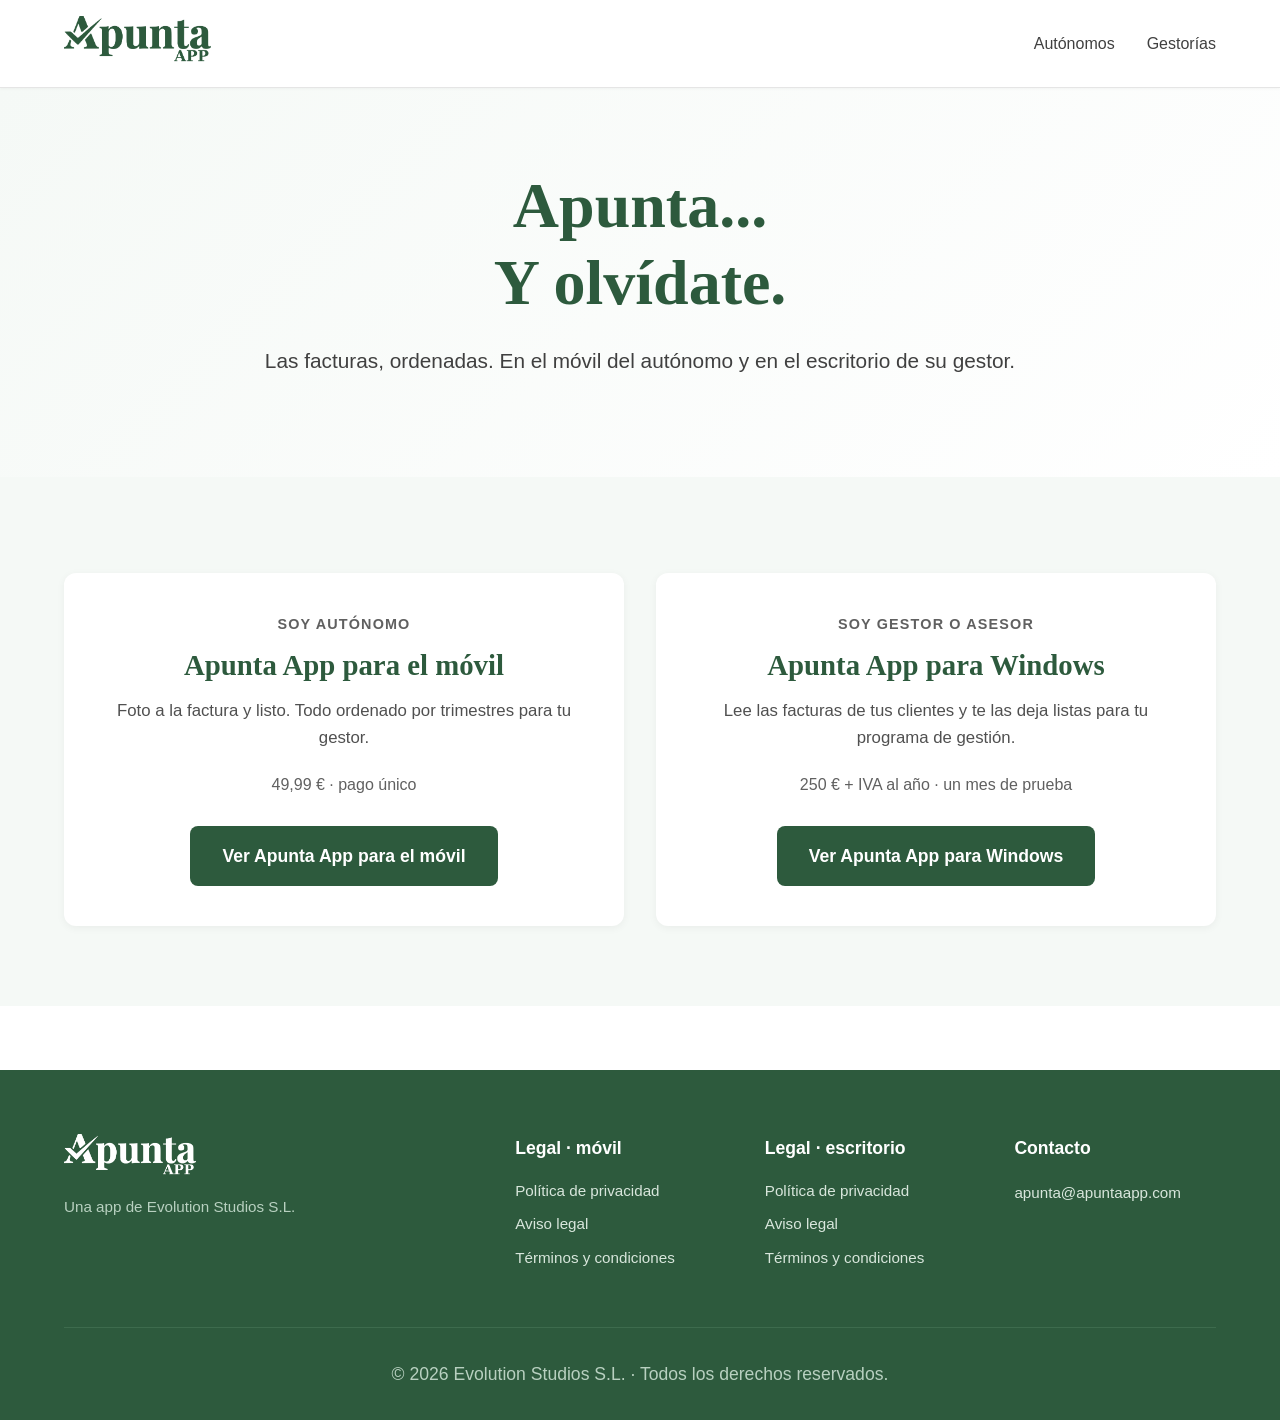
<file: index.html>
<!DOCTYPE html>
<html lang="es">
<head>
    <meta charset="UTF-8">
    <meta name="viewport" content="width=device-width, initial-scale=1.0">
    <meta name="description" content="Apunta App. Las facturas, ordenadas. En el móvil del autónomo y en el escritorio de su gestor.">
    <meta name="keywords" content="apunta, app autónomos, facturas autónomo, software gestoría, asesoría fiscal, OCR facturas, CONTASOL, libro registro">
    <meta name="author" content="Evolution Studios S.L.">
    <meta name="robots" content="index, follow">

    <!-- Open Graph para redes sociales -->
    <meta property="og:title" content="Apunta... Y olvídate.">
    <meta property="og:description" content="Las facturas, ordenadas. En el móvil del autónomo y en el escritorio de su gestor.">
    <meta property="og:url" content="https://apuntaapp.com">
    <meta property="og:type" content="website">
    <meta property="og:locale" content="es_ES">

    <title>Apunta... Y olvídate. — Las facturas, ordenadas</title>

    <link rel="stylesheet" href="styles.css">
    <link rel="icon" type="image/png" href="favicon.png">
</head>
<body>

    <!-- CABECERA -->
    <header class="header">
        <div class="contenedor">
            <a href="index.html" class="logo">
                <img src="logo-apunta.png" alt="Apunta App" class="logo-imagen">
            </a>
            <nav class="navegacion">
                <ul>
                    <li><a href="autonomos.html">Autónomos</a></li>
                    <li><a href="gestorias.html">Gestorías</a></li>
                </ul>
            </nav>
        </div>
    </header>

    <!-- HERO -->
    <section id="inicio" class="hero hero-portada">
        <div class="contenedor">
            <div class="hero-contenido">
                <h1>Apunta...<br>Y olvídate.</h1>
                <p class="hero-subtitulo">Las facturas, ordenadas. En el móvil del autónomo y en el escritorio de su gestor.</p>
            </div>
        </div>
    </section>

    <!-- LOS DOS CAMINOS -->
    <!-- 🔴 EL DE AUTÓNOMOS VA PRIMERO, A LA IZQUIERDA, Y NO SE MUEVE DE AHÍ.
         apuntaapp.com es la dirección que va DENTRO de los PDF y Excel que los
         clientes ya han exportado, y esa dirección no se puede cambiar nunca.
         Quien llegue por ahí es un autónomo. -->
    <section class="seccion seccion-clara">
        <div class="contenedor">
            <div class="caminos">

                <div class="camino">
                    <p class="camino-quien">Soy autónomo</p>
                    <h2>Apunta App para el móvil</h2>
                    <p class="camino-texto">Foto a la factura y listo. Todo ordenado por trimestres para tu gestor.</p>
                    <p class="camino-precio">49,99 € · pago único</p>
                    <a href="autonomos.html" class="boton-principal">Ver Apunta App para el móvil</a>
                </div>

                <div class="camino">
                    <p class="camino-quien">Soy gestor o asesor</p>
                    <h2>Apunta App para Windows</h2>
                    <p class="camino-texto">Lee las facturas de tus clientes y te las deja listas para tu programa de gestión.</p>
                    <p class="camino-precio">250 € + IVA al año · un mes de prueba</p>
                    <a href="gestorias.html" class="boton-principal">Ver Apunta App para Windows</a>
                </div>

            </div>
        </div>
    </section>

    <!-- PIE DE PÁGINA -->
    <footer class="pie">
        <div class="contenedor">
            <!-- 🔴 CUATRO BLOQUES, NO TRES. La portada es de los DOS productos,
                 así que lleva los DOS juegos de textos legales: los del móvil y
                 los del escritorio, que son documentos distintos. Con su rótulo
                 delante, para que se vea de cuál es cada uno.
                 Las otras dos páginas siguen con tres bloques y las suyas. -->
            <div class="pie-contenido pie-cuatro">
                <div class="pie-bloque">
                    <img src="logo-apunta-blanco.png" alt="Apunta App" class="pie-logo-imagen">
                    <p class="pie-empresa">Una app de Evolution Studios S.L.</p>
                </div>
                <div class="pie-bloque">
                    <p class="pie-titulo">Legal · móvil</p>
                    <ul>
                        <li><a href="politica-privacidad.html">Política de privacidad</a></li>
                        <li><a href="aviso-legal.html">Aviso legal</a></li>
                        <li><a href="terminos-condiciones.html">Términos y condiciones</a></li>
                    </ul>
                </div>
                <div class="pie-bloque">
                    <p class="pie-titulo">Legal · escritorio</p>
                    <ul>
                        <li><a href="politica-privacidad-escritorio.html">Política de privacidad</a></li>
                        <li><a href="aviso-legal-escritorio.html">Aviso legal</a></li>
                        <li><a href="terminos-condiciones-escritorio.html">Términos y condiciones</a></li>
                    </ul>
                </div>
                <div class="pie-bloque">
                    <p class="pie-titulo">Contacto</p>
                    <p><a href="mailto:apunta@apuntaapp.com">apunta@apuntaapp.com</a></p>
                </div>
            </div>
            <div class="pie-copyright">
                <p>© 2026 Evolution Studios S.L. · Todos los derechos reservados.</p>
            </div>
        </div>
    </footer>

</body>
</html>
</file>
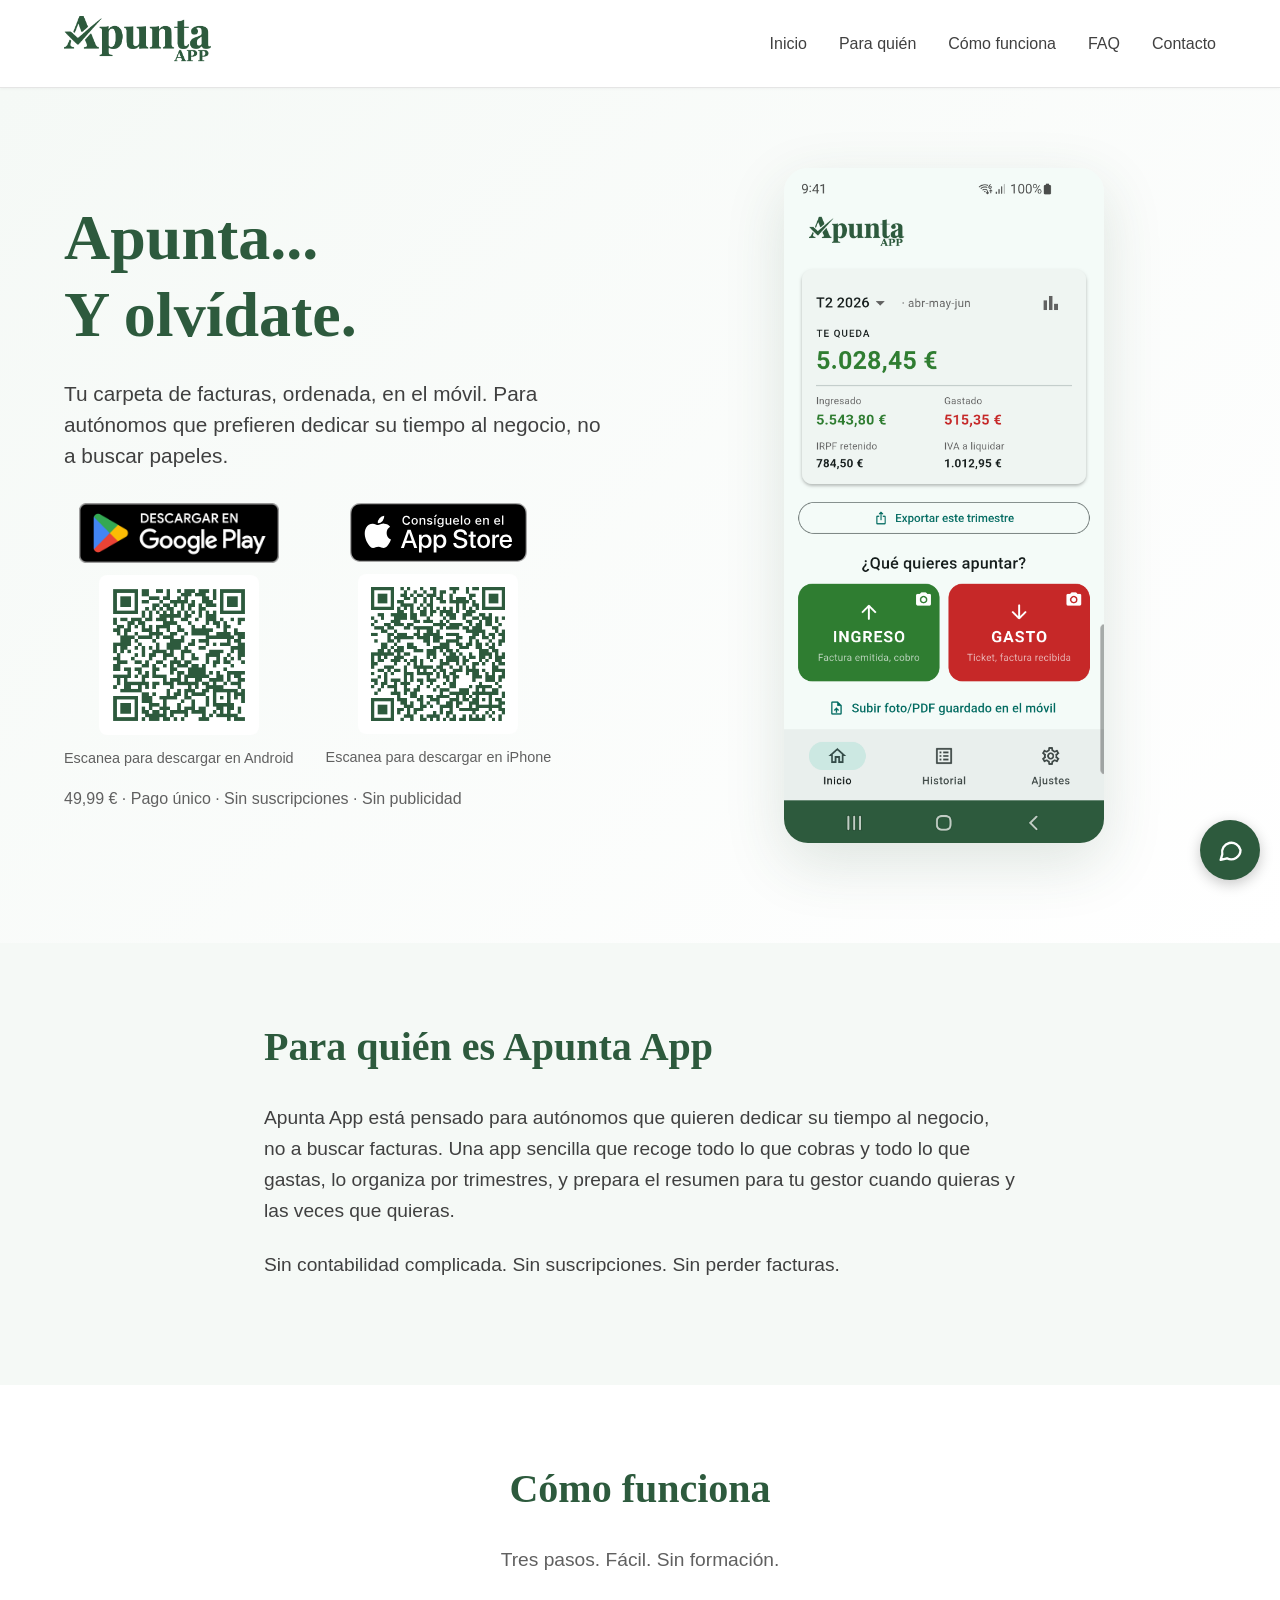
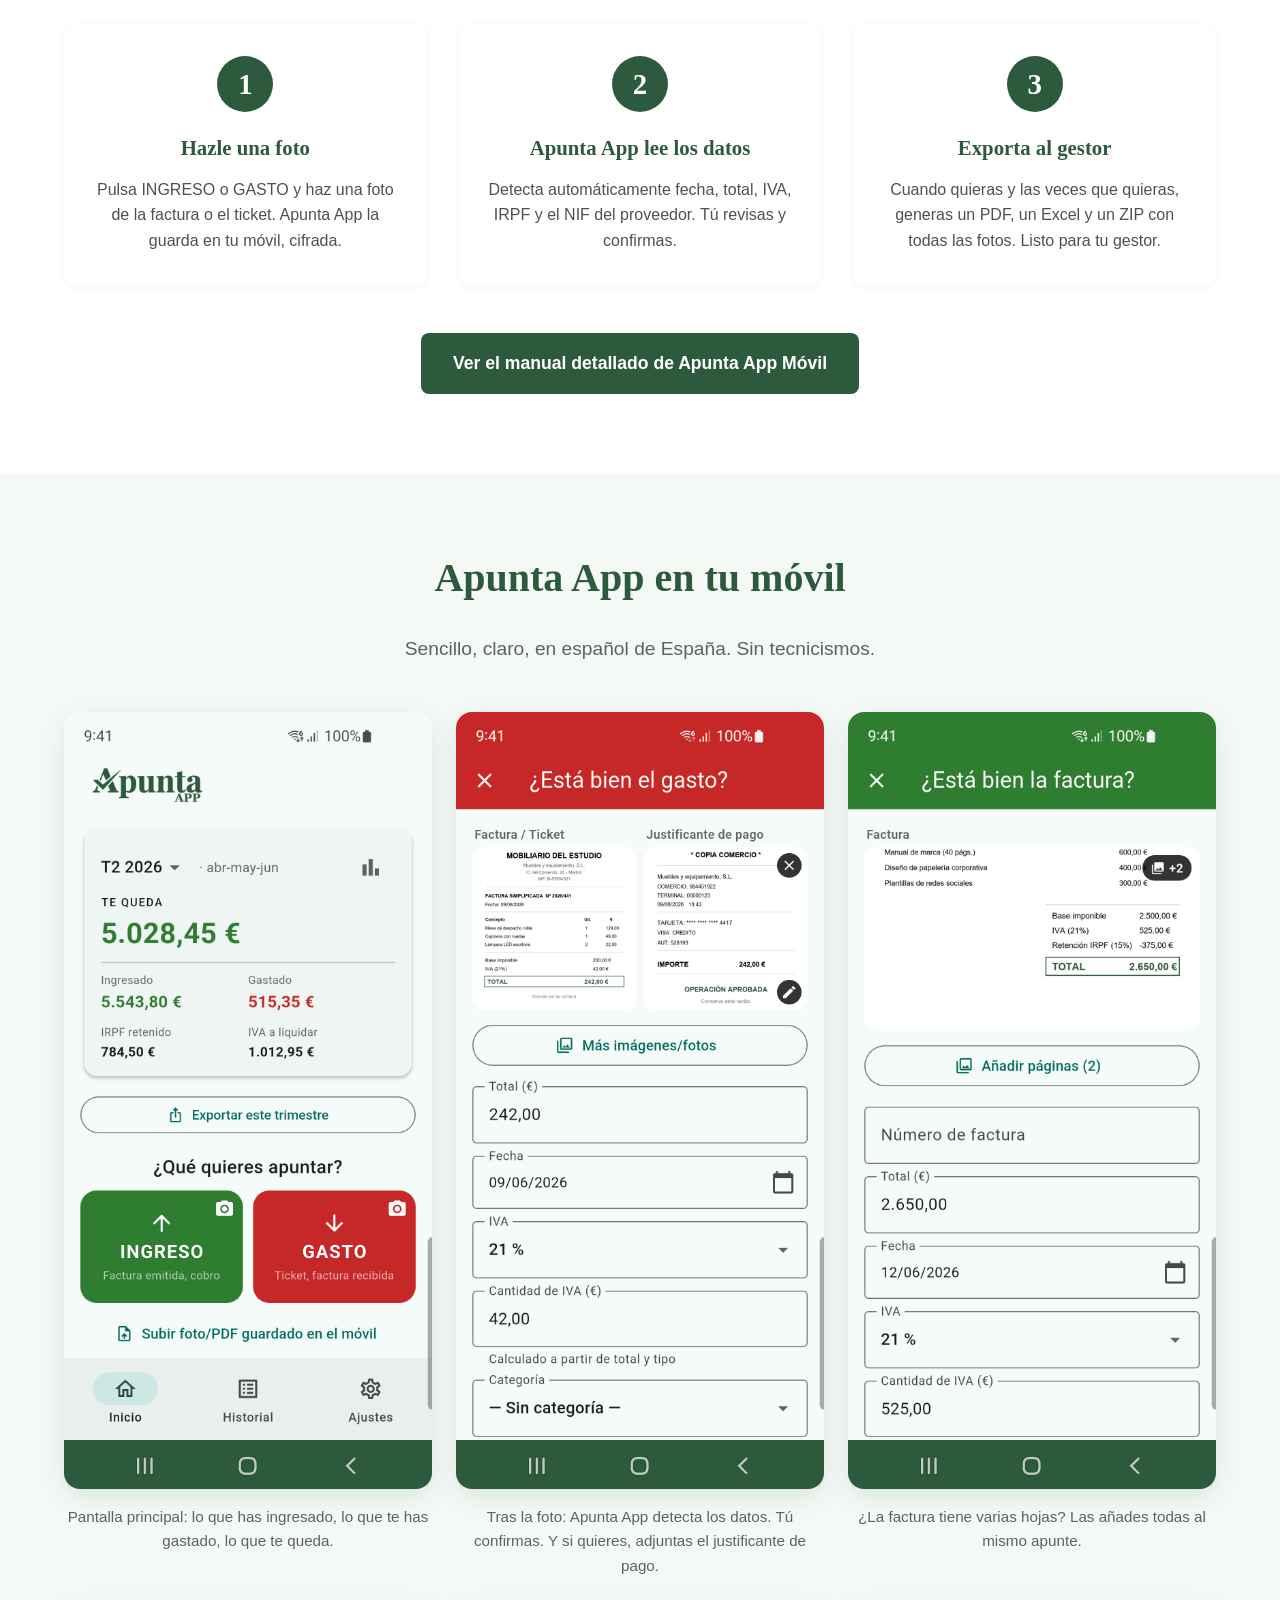
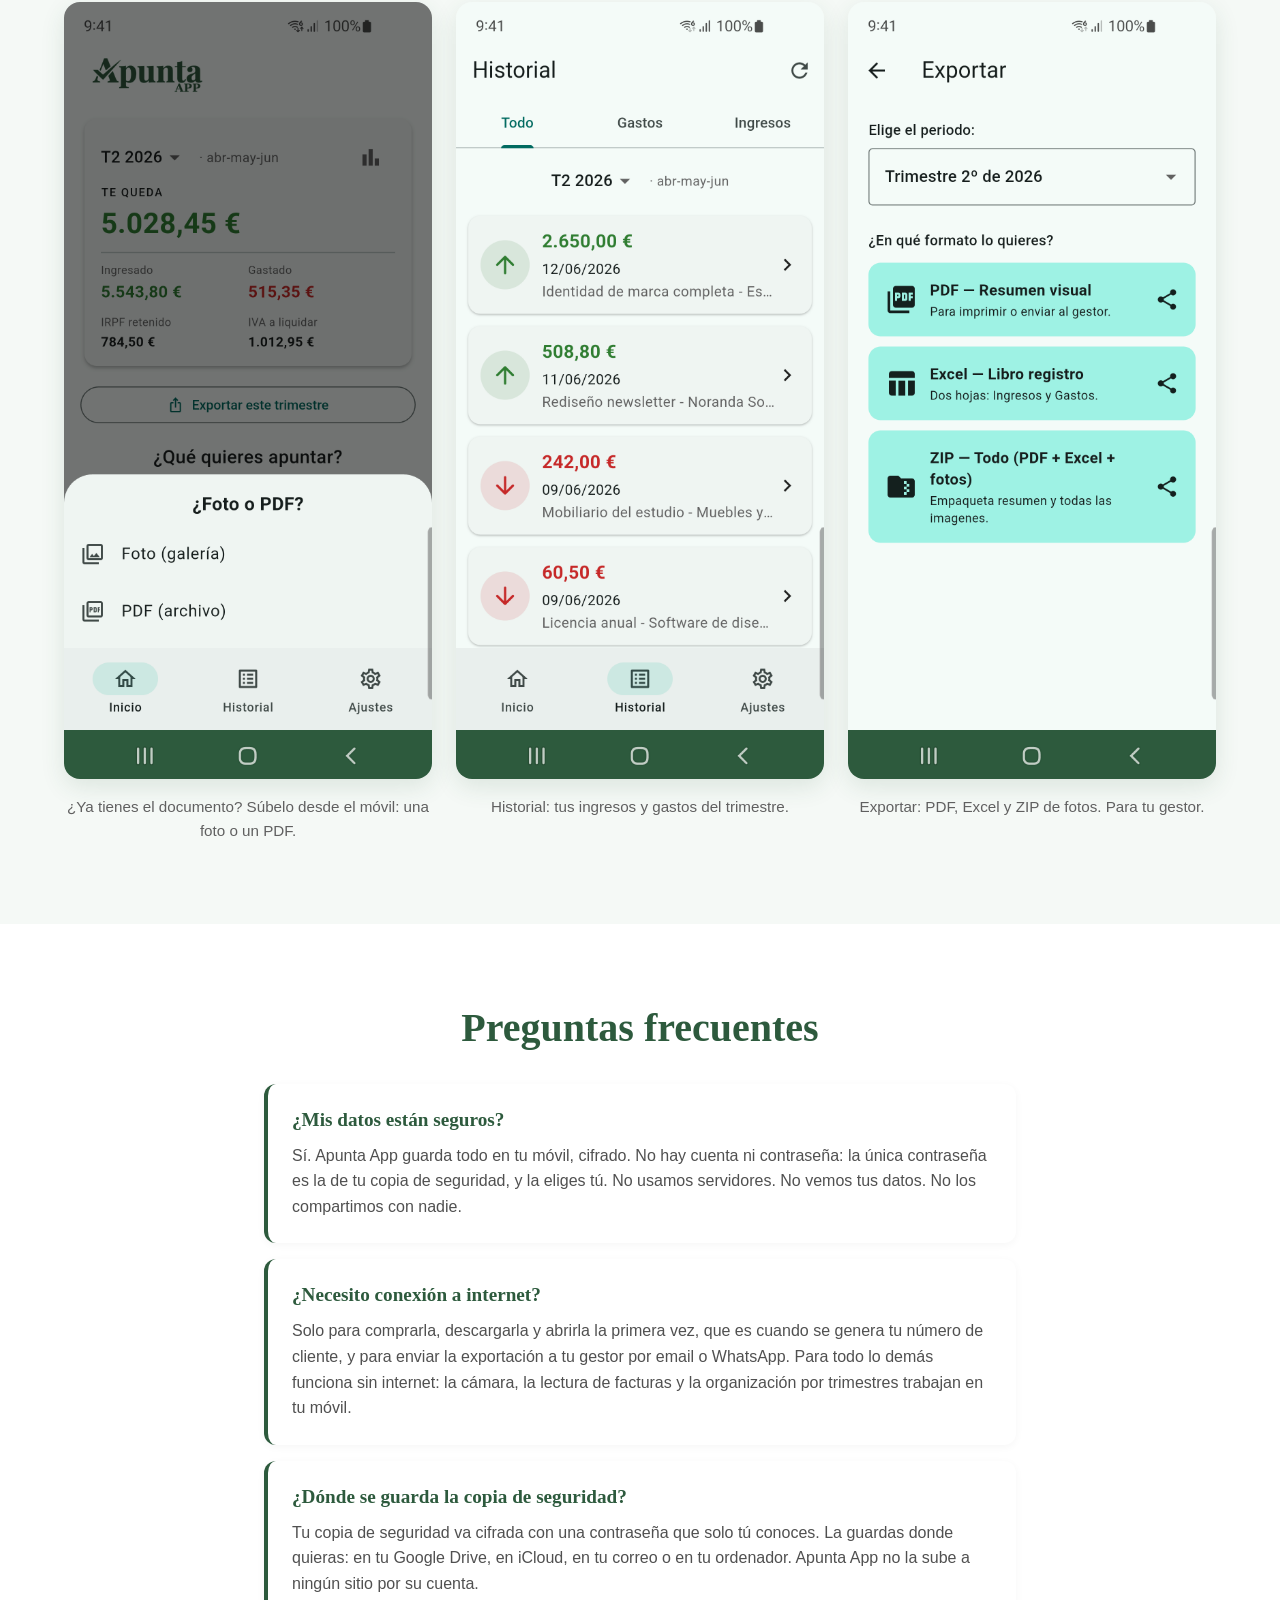
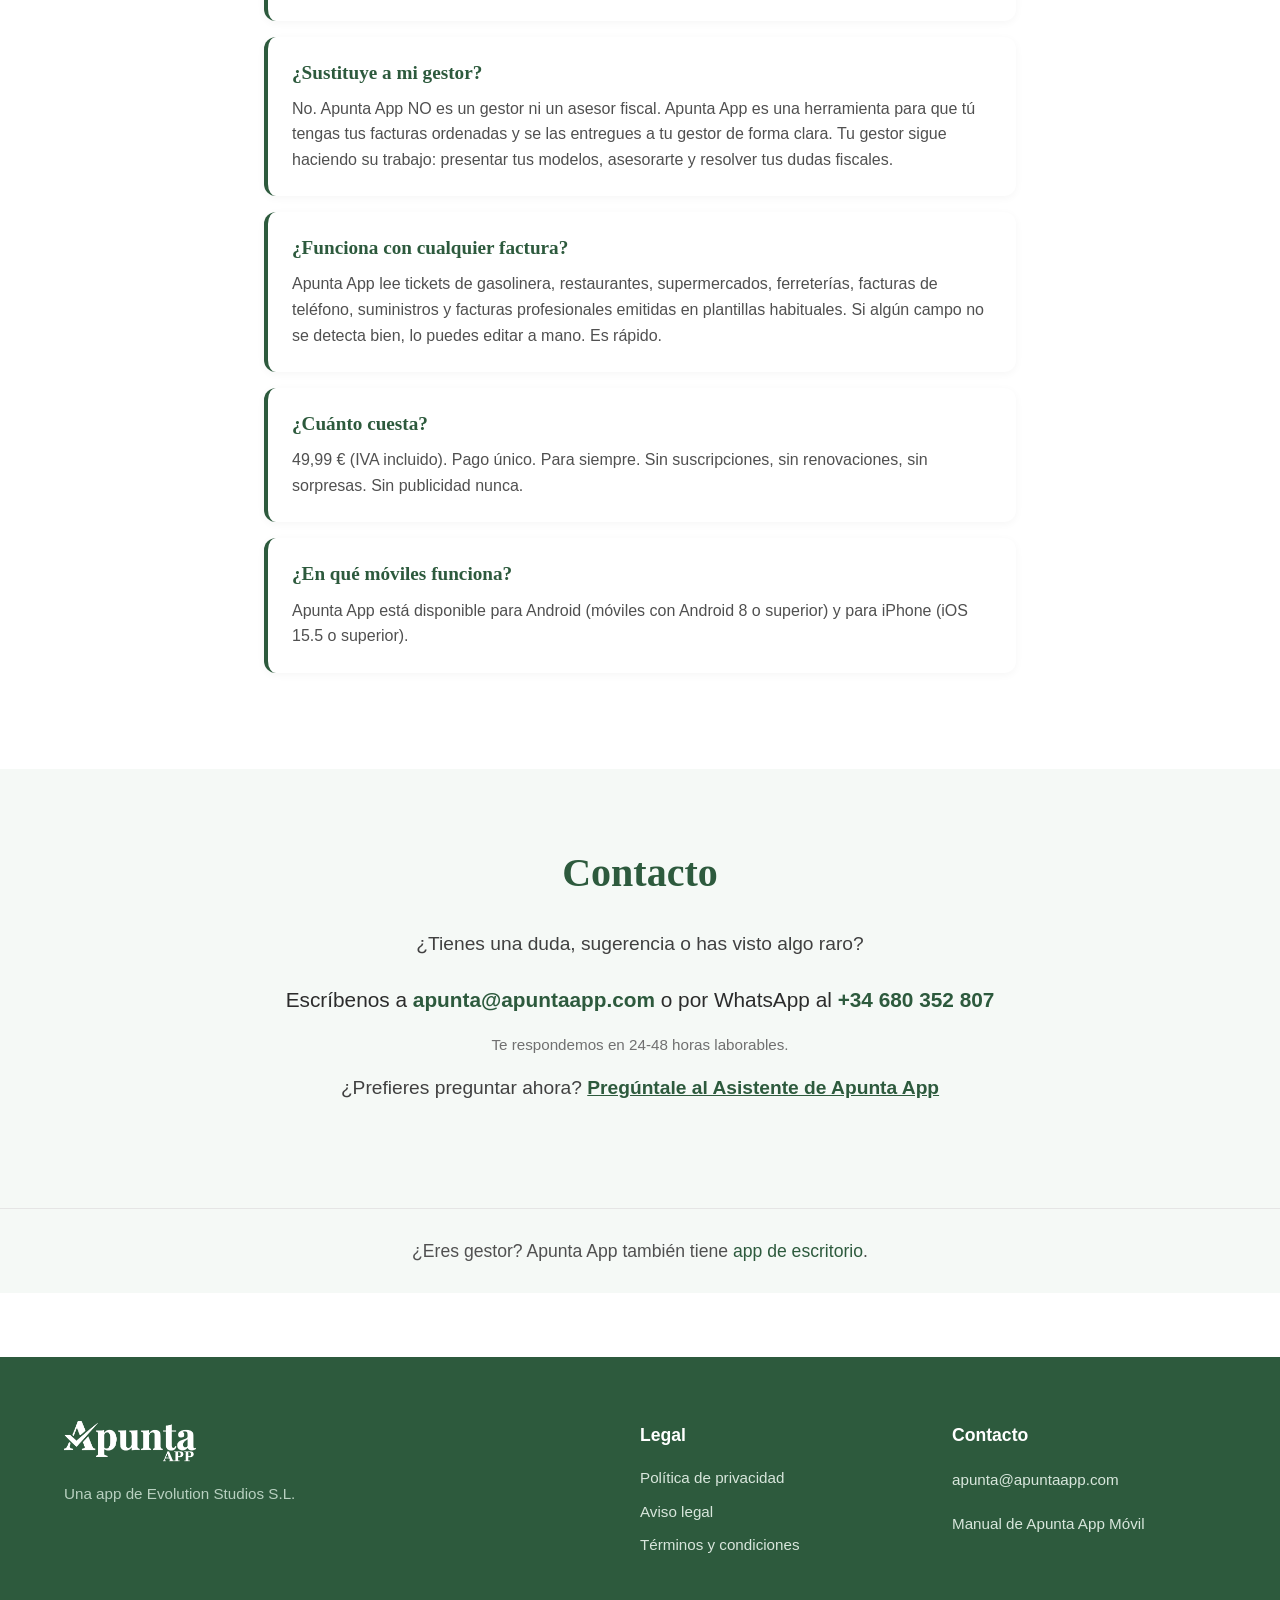
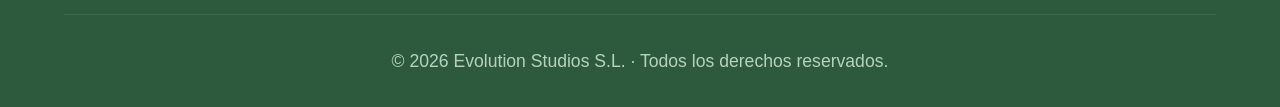
<file: autonomos.html>
<!DOCTYPE html>
<html lang="es">
<head>
    <meta charset="UTF-8">
    <meta name="viewport" content="width=device-width, initial-scale=1.0">
    <meta name="description" content="Apunta App. Tu carpeta de facturas, ordenada, en el móvil. App sencilla para autónomos que quieren dedicar su tiempo al negocio, no a buscar facturas.">
    <meta name="keywords" content="apunta, app autónomos, facturas autónomo, gestión facturas, OCR facturas, app gestor, ingresos gastos autónomo">
    <meta name="author" content="Evolution Studios S.L.">
    <meta name="robots" content="index, follow">

    <!-- Open Graph para redes sociales -->
    <meta property="og:title" content="Apunta... Y olvídate.">
    <meta property="og:description" content="Tu carpeta de facturas, ordenada, en el móvil. Para autónomos que prefieren dedicar su tiempo al negocio.">
    <meta property="og:url" content="https://apuntaapp.com">
    <meta property="og:type" content="website">
    <meta property="og:locale" content="es_ES">

    <title>Apunta... Y olvídate. — Tu carpeta de facturas, ordenada, en el móvil</title>

    <link rel="stylesheet" href="styles.css">
    <link rel="stylesheet" href="chat.css">
    <link rel="icon" type="image/png" href="favicon.png">
</head>
<body>

    <!-- CABECERA -->
    <header class="header">
        <div class="contenedor">
            <a href="index.html" class="logo">
                <img src="logo-apunta.png" alt="Apunta App" class="logo-imagen">
            </a>
            <nav class="navegacion">
                <ul>
                    <li><a href="#inicio">Inicio</a></li>
                    <li><a href="#para-quien">Para quién</a></li>
                    <li><a href="#como-funciona">Cómo funciona</a></li>
                    <li><a href="#faq">FAQ</a></li>
                    <li><a href="#contacto">Contacto</a></li>
                </ul>
            </nav>
        </div>
    </header>

    <!-- HERO -->
    <section id="inicio" class="hero">
        <div class="contenedor">
            <div class="hero-contenido">
                <h1>Apunta...<br>Y olvídate.</h1>
                <p class="hero-subtitulo">Tu carpeta de facturas, ordenada, en el móvil. Para autónomos que prefieren dedicar su tiempo al negocio, no a buscar papeles.</p>
                <div class="hero-acciones">
                    <div class="descarga-plataformas">
                        <!-- ANDROID (disponible) -->
                        <div class="plataforma plataforma-android">
                            <a href="https://play.google.com/store/apps/details?id=app.apunta.apunta" target="_blank" rel="noopener" class="insignia-google-play">
                                <img src="GetItOnGooglePlay_Badge_Web_color_Spanish.png" alt="Descargar Apunta App en Google Play" class="insignia-imagen">
                            </a>
                            <img src="qr-google-play.png" alt="Código QR para descargar Apunta App en Google Play" class="qr-descarga">
                            <span class="qr-pie">Escanea para descargar en Android</span>
                        </div>
                        <!-- iOS (disponible) -->
                        <div class="plataforma plataforma-ios">
                            <a href="https://apps.apple.com/es/app/apunta-app/id6788078139" target="_blank" rel="noopener" class="insignia-app-store">
                                <img src="badge-app-store.svg" alt="Descargar Apunta App en el App Store" class="insignia-imagen-apple">
                            </a>
                            <img src="qr-app-store.png" alt="Código QR para descargar Apunta App en el App Store" class="qr-descarga">
                            <span class="qr-pie">Escanea para descargar en iPhone</span>
                        </div>
                    </div>
                    <span class="hero-precio">49,99 € · Pago único · Sin suscripciones · Sin publicidad</span>
                </div>
            </div>
            <div class="hero-imagen">
                <img src="capturas/01-dashboard.png" alt="Pantalla principal de Apunta App" class="captura-movil">
            </div>
        </div>
    </section>

    <!-- PARA QUIÉN ES APUNTA -->
    <section id="para-quien" class="seccion seccion-clara">
        <div class="contenedor contenedor-estrecho">
            <h2>Para quién es Apunta App</h2>
            <p class="texto-principal">Apunta App está pensado para autónomos que quieren dedicar su tiempo al negocio, no a buscar facturas. Una app sencilla que recoge todo lo que cobras y todo lo que gastas, lo organiza por trimestres, y prepara el resumen para tu gestor cuando quieras y las veces que quieras.</p>
            <p class="texto-principal">Sin contabilidad complicada. Sin suscripciones. Sin perder facturas.</p>
        </div>
    </section>

    <!-- CÓMO FUNCIONA -->
    <section id="como-funciona" class="seccion">
        <div class="contenedor">
            <h2 class="centrado">Cómo funciona</h2>
            <p class="texto-introductorio">Tres pasos. Fácil. Sin formación.</p>

            <div class="pasos">
                <div class="paso">
                    <div class="paso-numero">1</div>
                    <h3>Hazle una foto</h3>
                    <p>Pulsa INGRESO o GASTO y haz una foto de la factura o el ticket. Apunta App la guarda en tu móvil, cifrada.</p>
                </div>
                <div class="paso">
                    <div class="paso-numero">2</div>
                    <h3>Apunta App lee los datos</h3>
                    <p>Detecta automáticamente fecha, total, IVA, IRPF y el NIF del proveedor. Tú revisas y confirmas.</p>
                </div>
                <div class="paso">
                    <div class="paso-numero">3</div>
                    <h3>Exporta al gestor</h3>
                    <p>Cuando quieras y las veces que quieras, generas un PDF, un Excel y un ZIP con todas las fotos. Listo para tu gestor.</p>
                </div>
            </div>

            <div class="debajo-de-los-pasos">
                <a href="manual-movil.html" class="boton-principal">Ver el manual detallado de Apunta App Móvil</a>
            </div>
        </div>
    </section>

    <!-- CAPTURAS DE LA APP -->
    <section class="seccion seccion-clara">
        <div class="contenedor">
            <h2 class="centrado">Apunta App en tu móvil</h2>
            <p class="texto-introductorio">Sencillo, claro, en español de España. Sin tecnicismos.</p>

            <div class="capturas-galeria">
                <div class="captura-item">
                    <img src="capturas/01-dashboard.png" alt="Pantalla principal con ingresos, gastos y beneficio del mes">
                    <p class="captura-pie">Pantalla principal: lo que has ingresado, lo que te has gastado, lo que te queda.</p>
                </div>
                <div class="captura-item">
                    <img src="capturas/02-confirmacion-ocr.png" alt="Pantalla de confirmación tras capturar una factura, con el justificante de pago adjunto">
                    <p class="captura-pie">Tras la foto: Apunta App detecta los datos. Tú confirmas. Y si quieres, adjuntas el justificante de pago.</p>
                </div>
                <div class="captura-item">
                    <img src="capturas/06-paginas-extra.png" alt="Factura de varias hojas con páginas adicionales en el mismo apunte">
                    <p class="captura-pie">¿La factura tiene varias hojas? Las añades todas al mismo apunte.</p>
                </div>
                <div class="captura-item">
                    <img src="capturas/05-subir-documento.png" alt="Menú para subir una foto o un PDF guardado en el móvil">
                    <p class="captura-pie">¿Ya tienes el documento? Súbelo desde el móvil: una foto o un PDF.</p>
                </div>
                <div class="captura-item">
                    <img src="capturas/03-historial.png" alt="Historial trimestral con todos los movimientos">
                    <p class="captura-pie">Historial: tus ingresos y gastos del trimestre.</p>
                </div>
                <div class="captura-item">
                    <img src="capturas/04-exportar.png" alt="Pantalla de exportar trimestre al gestor">
                    <p class="captura-pie">Exportar: PDF, Excel y ZIP de fotos. Para tu gestor.</p>
                </div>
            </div>
        </div>
    </section>

    <!-- FAQ -->
    <section id="faq" class="seccion">
        <div class="contenedor contenedor-estrecho">
            <h2 class="centrado">Preguntas frecuentes</h2>

            <div class="pregunta">
                <h3>¿Mis datos están seguros?</h3>
                <p>Sí. Apunta App guarda todo en tu móvil, cifrado. No hay cuenta ni contraseña: la única contraseña es la de tu copia de seguridad, y la eliges tú. No usamos servidores. No vemos tus datos. No los compartimos con nadie.</p>
            </div>

            <div class="pregunta">
                <h3>¿Necesito conexión a internet?</h3>
                <p>Solo para comprarla, descargarla y abrirla la primera vez, que es cuando se genera tu número de cliente, y para enviar la exportación a tu gestor por email o WhatsApp. Para todo lo demás funciona sin internet: la cámara, la lectura de facturas y la organización por trimestres trabajan en tu móvil.</p>
            </div>

            <div class="pregunta">
                <h3>¿Dónde se guarda la copia de seguridad?</h3>
                <p>Tu copia de seguridad va cifrada con una contraseña que solo tú conoces. La guardas donde quieras: en tu Google Drive, en iCloud, en tu correo o en tu ordenador. Apunta App no la sube a ningún sitio por su cuenta.</p>
            </div>

            <div class="pregunta">
                <h3>¿Sustituye a mi gestor?</h3>
                <p>No. Apunta App NO es un gestor ni un asesor fiscal. Apunta App es una herramienta para que tú tengas tus facturas ordenadas y se las entregues a tu gestor de forma clara. Tu gestor sigue haciendo su trabajo: presentar tus modelos, asesorarte y resolver tus dudas fiscales.</p>
            </div>

            <div class="pregunta">
                <h3>¿Funciona con cualquier factura?</h3>
                <p>Apunta App lee tickets de gasolinera, restaurantes, supermercados, ferreterías, facturas de teléfono, suministros y facturas profesionales emitidas en plantillas habituales. Si algún campo no se detecta bien, lo puedes editar a mano. Es rápido.</p>
            </div>

            <div class="pregunta">
                <h3>¿Cuánto cuesta?</h3>
                <p>49,99 € (IVA incluido). Pago único. Para siempre. Sin suscripciones, sin renovaciones, sin sorpresas. Sin publicidad nunca.</p>
            </div>

            <div class="pregunta">
                <h3>¿En qué móviles funciona?</h3>
                <p>Apunta App está disponible para Android (móviles con Android 8 o superior) y para iPhone (iOS 15.5 o superior).</p>
            </div>
        </div>
    </section>

    <!-- CONTACTO -->
    <section id="contacto" class="seccion seccion-clara">
        <div class="contenedor contenedor-estrecho centrado">
            <h2>Contacto</h2>
            <p class="texto-principal">¿Tienes una duda, sugerencia o has visto algo raro?</p>
            <p class="contacto-email">Escríbenos a <a href="mailto:apunta@apuntaapp.com">apunta@apuntaapp.com</a> o por WhatsApp al <a href="https://wa.me/34680352807?text=Hola%2C%20vengo%20de%20la%20web%20de%20Apunta%20App%20y%20tengo%20una%20duda%3A" target="_blank" rel="noopener">+34 680 352 807</a></p>
            <p class="texto-secundario">Te respondemos en 24-48 horas laborables.</p>
            <p class="texto-principal chat-contacto">¿Prefieres preguntar ahora? <button type="button" class="chat-abrir-enlace" data-abrir-chat>Pregúntale al Asistente de Apunta App</button></p>
        </div>
    </section>

    <!-- ENLACE A LA PÁGINA DE GESTORÍAS -->
    <section class="otra-plataforma">
        <div class="contenedor">
            <p>¿Eres gestor? Apunta App también tiene <a href="gestorias.html">app de escritorio</a>.</p>
        </div>
    </section>

    <!-- PIE DE PÁGINA -->
    <footer class="pie">
        <div class="contenedor">
            <div class="pie-contenido">
                <div class="pie-bloque">
                    <img src="logo-apunta-blanco.png" alt="Apunta App" class="pie-logo-imagen">
                    <p class="pie-empresa">Una app de Evolution Studios S.L.</p>
                </div>
                <div class="pie-bloque">
                    <p class="pie-titulo">Legal</p>
                    <ul>
                        <li><a href="politica-privacidad.html">Política de privacidad</a></li>
                        <li><a href="aviso-legal.html">Aviso legal</a></li>
                        <li><a href="terminos-condiciones.html">Términos y condiciones</a></li>
                    </ul>
                </div>
                <div class="pie-bloque">
                    <p class="pie-titulo">Contacto</p>
                    <p><a href="mailto:apunta@apuntaapp.com">apunta@apuntaapp.com</a></p>
                    <p><a href="manual-movil.html">Manual de Apunta App Móvil</a></p>
                </div>
            </div>
            <div class="pie-copyright">
                <p>© 2026 Evolution Studios S.L. · Todos los derechos reservados.</p>
            </div>
        </div>
    </footer>

    <!-- CHAT DE AYUDA -->
    <button type="button" class="chat-burbuja" aria-label="Abrir el chat de ayuda" aria-expanded="false" aria-controls="chat-ventana">
        <svg viewBox="0 0 24 24" fill="none" stroke="currentColor" stroke-width="2" stroke-linecap="round" stroke-linejoin="round" aria-hidden="true"><path d="M21 12a8 8 0 0 1-11.6 7.1L4 20.5l1.4-4.9A8 8 0 1 1 21 12z"/></svg>
    </button>

    <section id="chat-ventana" class="chat-ventana" data-bot="movil" role="dialog" aria-label="Asistente de Apunta App" hidden>
        <div class="chat-cabecera">
            <div class="chat-cabecera-textos">
                <p class="chat-titulo">Asistente de Apunta App</p>
                <p class="chat-subtitulo">Dudas sobre la app del móvil</p>
            </div>
            <button type="button" class="chat-cerrar" aria-label="Cerrar el chat">×</button>
        </div>

        <p class="chat-aviso">Soy un asistente con inteligencia artificial y puedo equivocarme. No escribas datos personales: ni tu NIF/CIF, ni facturas, ni nombres.</p>

        <div class="chat-mensajes" aria-live="polite">
            <div class="chat-mensaje chat-mensaje-asistente"><p>¡Hola! Soy el Asistente de Apunta App. Pregúntame lo que quieras sobre la app del móvil: estoy aquí para ayudarte.</p></div>
        </div>

        <div class="chat-pie">
            <form class="chat-formulario">
                <label for="chat-entrada" style="position:absolute;width:1px;height:1px;overflow:hidden;clip:rect(0 0 0 0);">Escribe tu pregunta</label>
                <input id="chat-entrada" class="chat-entrada" type="text" placeholder="Escribe tu pregunta…" autocomplete="off" maxlength="500">
                <button type="submit" class="chat-enviar" aria-label="Enviar">
                    <svg viewBox="0 0 24 24" fill="none" stroke="currentColor" stroke-width="2.2" stroke-linecap="round" stroke-linejoin="round" aria-hidden="true"><path d="M5 12h14M13 6l6 6-6 6"/></svg>
                </button>
            </form>
        </div>
    </section>

    <template id="plantilla-whatsapp"><a class="chat-boton-whatsapp" href="https://wa.me/34680352807?text=Hola%2C%20vengo%20del%20asistente%20de%20Apunta%20App%20m%C3%B3vil%20de%20la%20web%20y%20tengo%20una%20duda%3A" target="_blank" rel="noopener"><svg width="16" height="16" viewBox="0 0 24 24" fill="currentColor" aria-hidden="true"><path d="M12 2a10 10 0 0 0-8.6 15.1L2 22l5-1.3A10 10 0 1 0 12 2zm0 18.2a8.2 8.2 0 0 1-4.2-1.2l-.3-.2-3 .8.8-2.9-.2-.3A8.2 8.2 0 1 1 12 20.2zm4.5-6.1c-.2-.1-1.5-.7-1.7-.8s-.4-.1-.6.1-.6.8-.8 1-.3.2-.5.1a6.7 6.7 0 0 1-3.3-2.9c-.3-.4.2-.4.7-1.3.1-.2 0-.3 0-.4l-.8-1.8c-.2-.5-.4-.4-.6-.4h-.5a1 1 0 0 0-.7.3 3 3 0 0 0-.9 2.2 5.2 5.2 0 0 0 1.1 2.7 11.8 11.8 0 0 0 4.5 4c1.7.7 2.3.8 3.2.6a2.7 2.7 0 0 0 1.8-1.2 2.2 2.2 0 0 0 .1-1.3c0-.1-.2-.2-.4-.3z"/></svg> WhatsApp +34 680 352 807</a></template>

    <script src="chat.js" defer></script>

    <!-- Ampliar una captura al pulsarla. Sin librerias y sin CDN; el marcado
         lo construye el propio script. -->
    <script src="visor.js" defer></script>

</body>
</html>
</file>
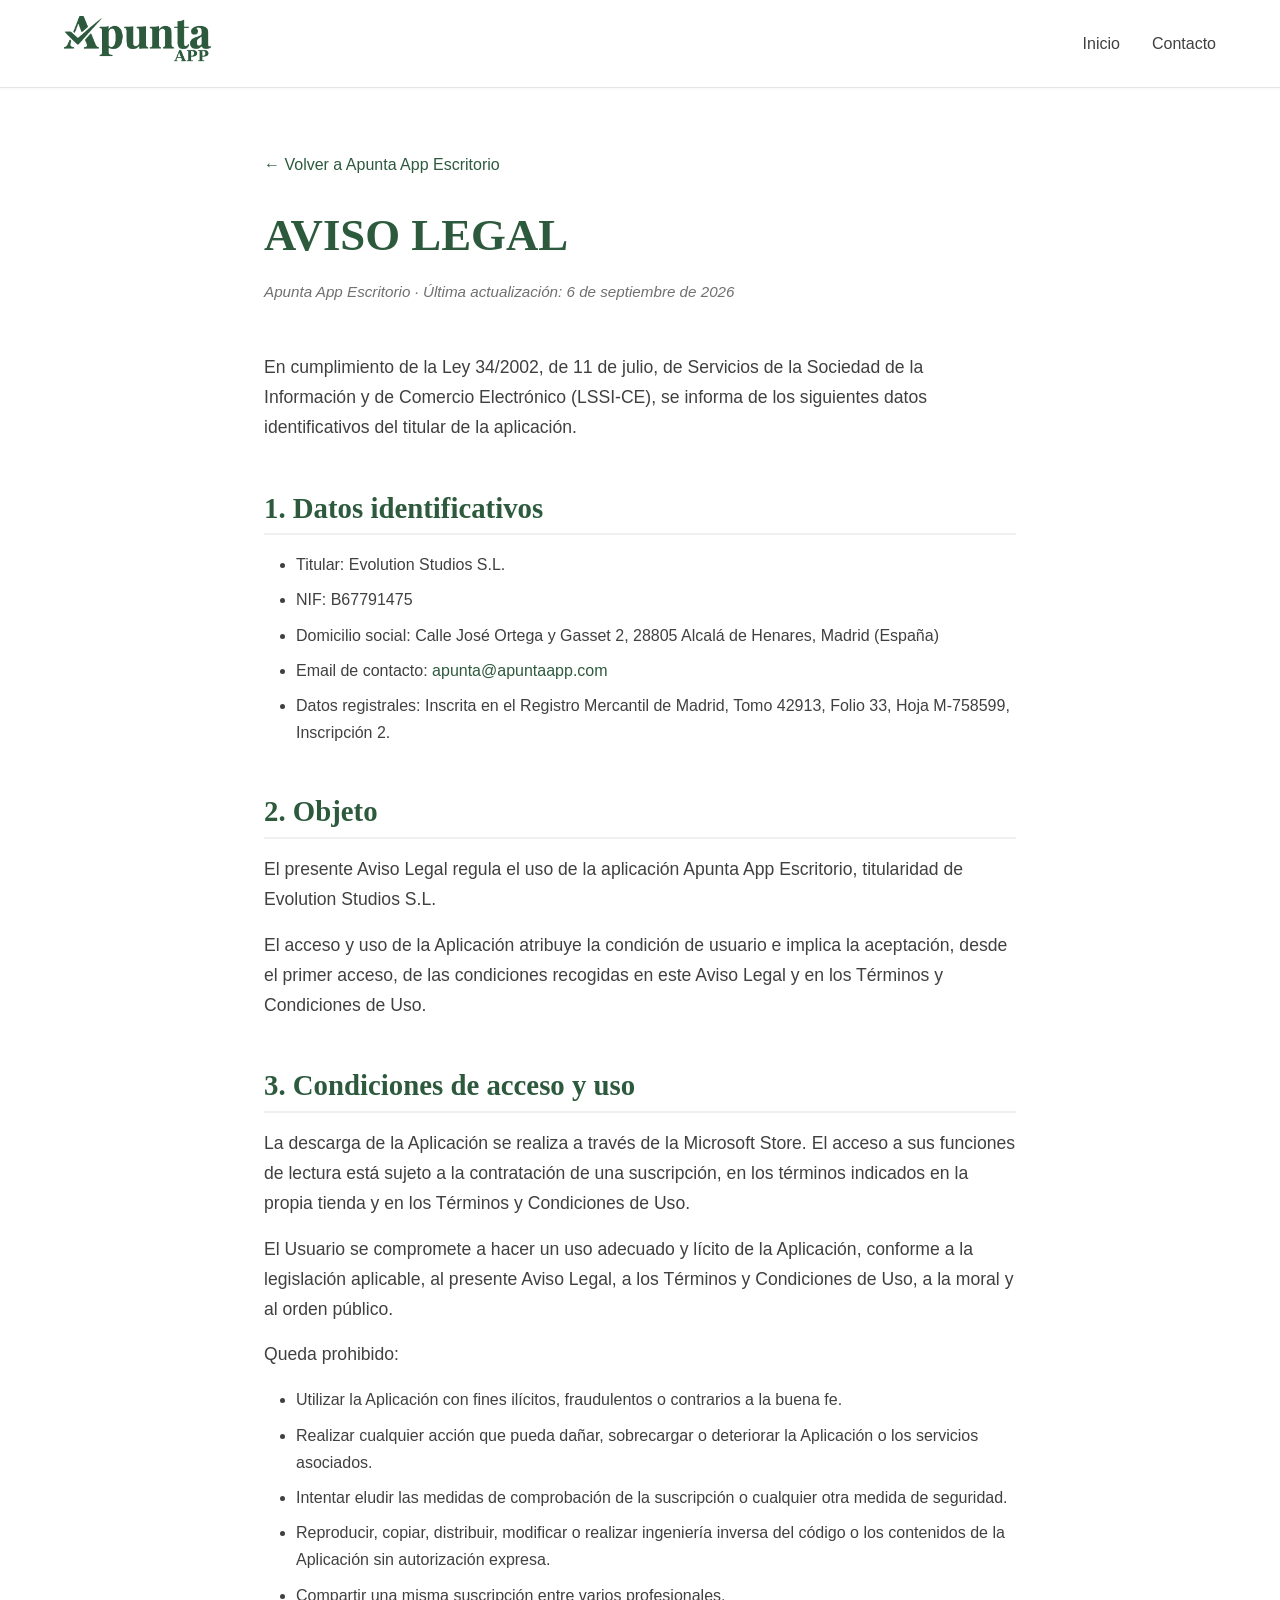
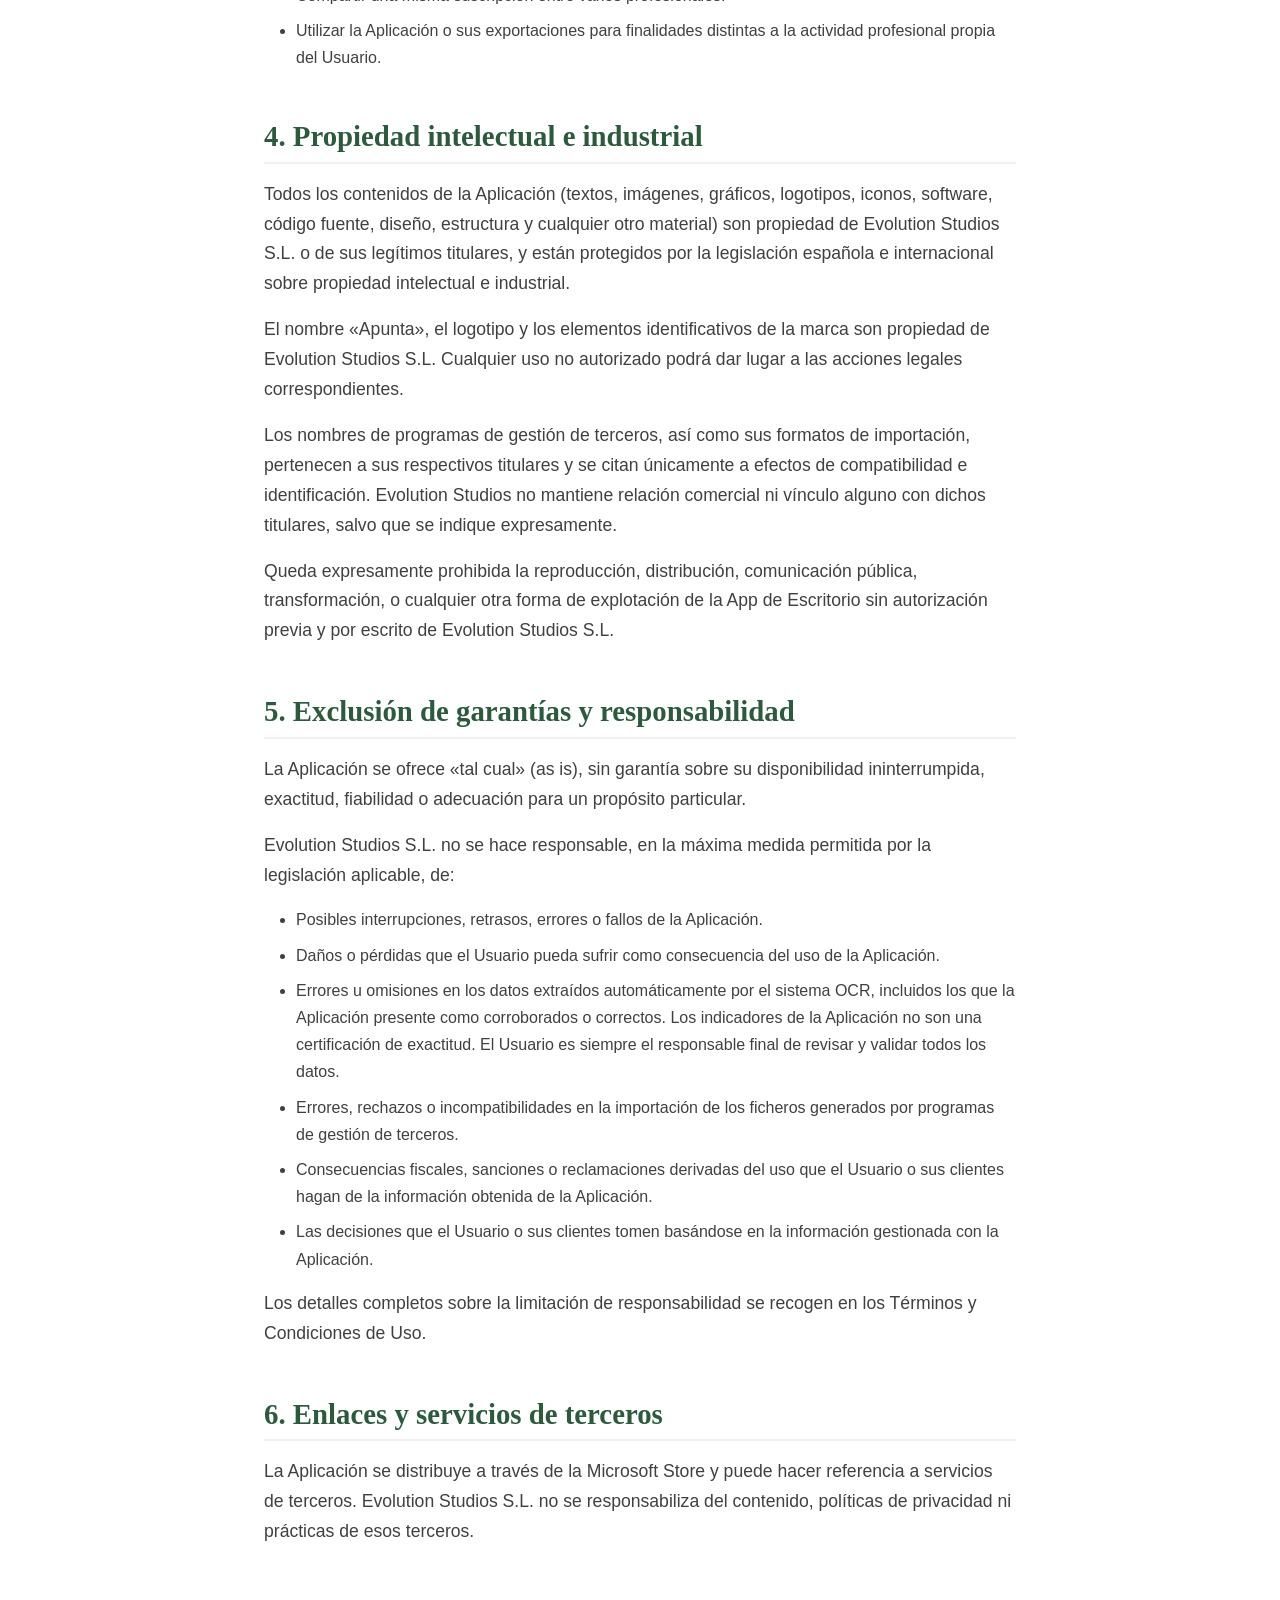
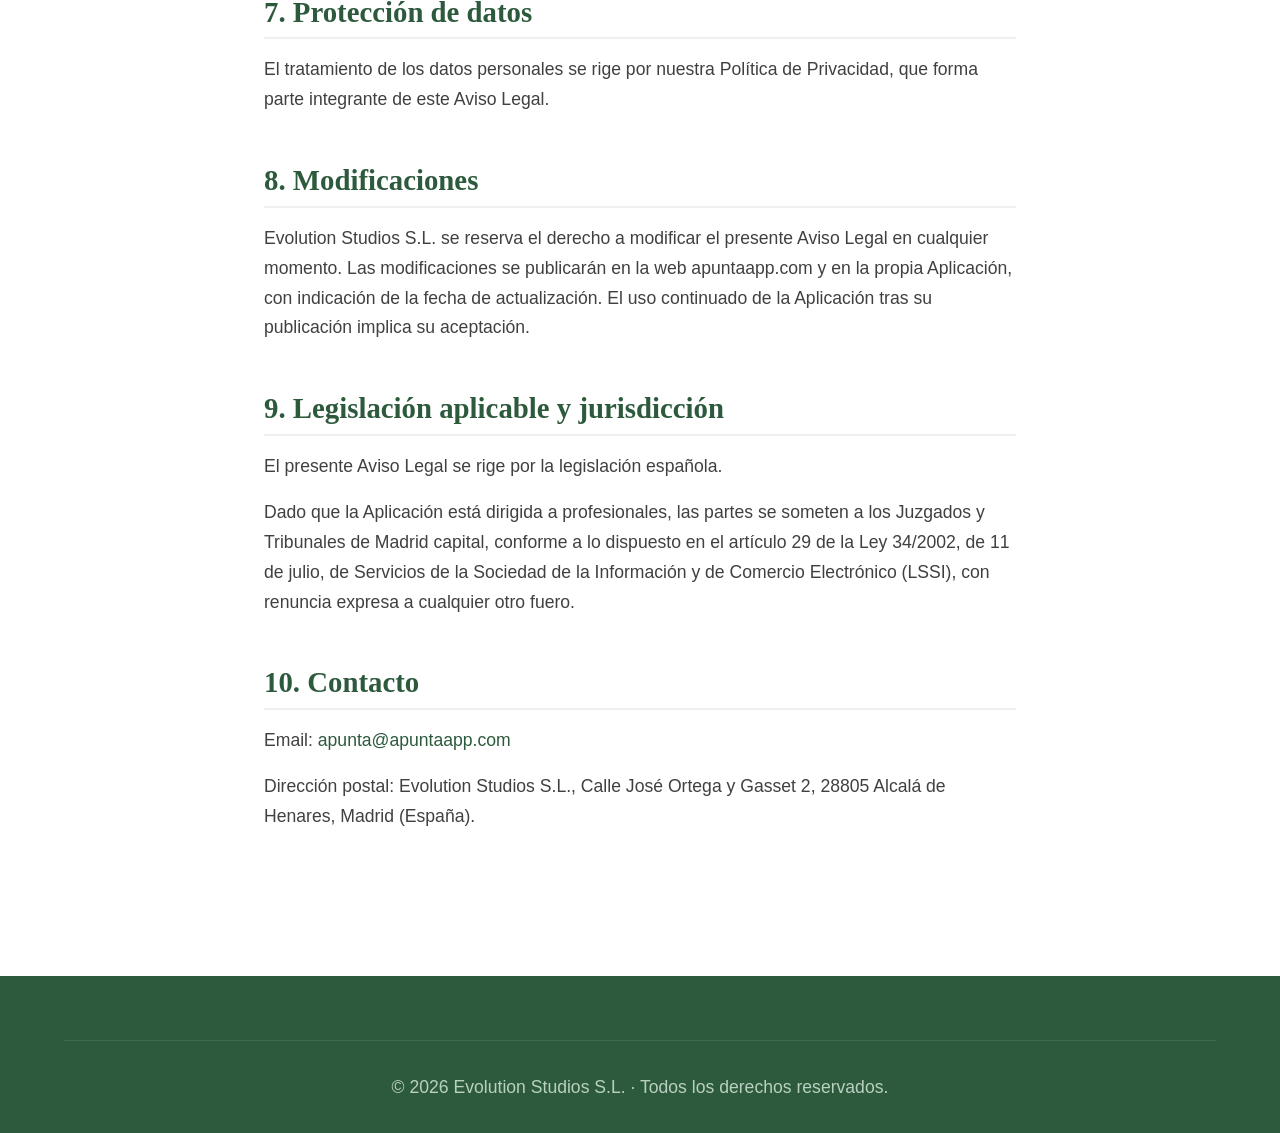
<file: aviso-legal-escritorio.html>
<!DOCTYPE html>
<html lang="es">
<head>
    <meta charset="UTF-8">
    <meta name="viewport" content="width=device-width, initial-scale=1.0">
    <title>Aviso Legal — Apunta App Escritorio</title>
    <link rel="stylesheet" href="styles.css">
    <link rel="icon" type="image/png" href="favicon.png">
</head>
<body>

    <header class="header">
        <div class="contenedor">
            <a href="index.html" class="logo">
                <img src="logo-apunta.png" alt="Apunta App" class="logo-imagen">
            </a>
            <nav class="navegacion">
                <ul>
                    <li><a href="index.html">Inicio</a></li>
                    <li><a href="gestorias.html#contacto">Contacto</a></li>
                </ul>
            </nav>
        </div>
    </header>

    <main class="pagina-legal">
        <div class="contenedor contenedor-estrecho">
            <a href="gestorias.html" class="volver-inicio">Volver a Apunta App Escritorio</a>

            <h1>AVISO LEGAL</h1>
            <p class="fecha-actualizacion">Apunta App Escritorio   ·   Última actualización: 6 de septiembre de 2026</p>
            <p>En cumplimiento de la Ley 34/2002, de 11 de julio, de Servicios de la Sociedad de la Información y de Comercio Electrónico (LSSI-CE), se informa de los siguientes datos identificativos del titular de la aplicación.</p>
            <h2>1. Datos identificativos</h2>
            <ul>
                <li>Titular: Evolution Studios S.L.</li>
                <li>NIF: B67791475</li>
                <li>Domicilio social: Calle José Ortega y Gasset 2, 28805 Alcalá de Henares, Madrid (España)</li>
                <li>Email de contacto: <a href="mailto:apunta@apuntaapp.com">apunta@apuntaapp.com</a></li>
                <li>Datos registrales: Inscrita en el Registro Mercantil de Madrid, Tomo 42913, Folio 33, Hoja M-758599, Inscripción 2.</li>
            </ul>
            <h2>2. Objeto</h2>
            <p>El presente Aviso Legal regula el uso de la aplicación Apunta App Escritorio, titularidad de Evolution Studios S.L.</p>
            <p>El acceso y uso de la Aplicación atribuye la condición de usuario e implica la aceptación, desde el primer acceso, de las condiciones recogidas en este Aviso Legal y en los Términos y Condiciones de Uso.</p>
            <h2>3. Condiciones de acceso y uso</h2>
            <p>La descarga de la Aplicación se realiza a través de la Microsoft Store. El acceso a sus funciones de lectura está sujeto a la contratación de una suscripción, en los términos indicados en la propia tienda y en los Términos y Condiciones de Uso.</p>
            <p>El Usuario se compromete a hacer un uso adecuado y lícito de la Aplicación, conforme a la legislación aplicable, al presente Aviso Legal, a los Términos y Condiciones de Uso, a la moral y al orden público.</p>
            <p>Queda prohibido:</p>
            <ul>
                <li>Utilizar la Aplicación con fines ilícitos, fraudulentos o contrarios a la buena fe.</li>
                <li>Realizar cualquier acción que pueda dañar, sobrecargar o deteriorar la Aplicación o los servicios asociados.</li>
                <li>Intentar eludir las medidas de comprobación de la suscripción o cualquier otra medida de seguridad.</li>
                <li>Reproducir, copiar, distribuir, modificar o realizar ingeniería inversa del código o los contenidos de la Aplicación sin autorización expresa.</li>
                <li>Compartir una misma suscripción entre varios profesionales.</li>
                <li>Utilizar la Aplicación o sus exportaciones para finalidades distintas a la actividad profesional propia del Usuario.</li>
            </ul>
            <h2>4. Propiedad intelectual e industrial</h2>
            <p>Todos los contenidos de la Aplicación (textos, imágenes, gráficos, logotipos, iconos, software, código fuente, diseño, estructura y cualquier otro material) son propiedad de Evolution Studios S.L. o de sus legítimos titulares, y están protegidos por la legislación española e internacional sobre propiedad intelectual e industrial.</p>
            <p>El nombre «Apunta», el logotipo y los elementos identificativos de la marca son propiedad de Evolution Studios S.L. Cualquier uso no autorizado podrá dar lugar a las acciones legales correspondientes.</p>
            <p>Los nombres de programas de gestión de terceros, así como sus formatos de importación, pertenecen a sus respectivos titulares y se citan únicamente a efectos de compatibilidad e identificación. Evolution Studios no mantiene relación comercial ni vínculo alguno con dichos titulares, salvo que se indique expresamente.</p>
            <p>Queda expresamente prohibida la reproducción, distribución, comunicación pública, transformación, o cualquier otra forma de explotación de la App de Escritorio sin autorización previa y por escrito de Evolution Studios S.L.</p>
            <h2>5. Exclusión de garantías y responsabilidad</h2>
            <p>La Aplicación se ofrece «tal cual» (as is), sin garantía sobre su disponibilidad ininterrumpida, exactitud, fiabilidad o adecuación para un propósito particular.</p>
            <p>Evolution Studios S.L. no se hace responsable, en la máxima medida permitida por la legislación aplicable, de:</p>
            <ul>
                <li>Posibles interrupciones, retrasos, errores o fallos de la Aplicación.</li>
                <li>Daños o pérdidas que el Usuario pueda sufrir como consecuencia del uso de la Aplicación.</li>
                <li>Errores u omisiones en los datos extraídos automáticamente por el sistema OCR, incluidos los que la Aplicación presente como corroborados o correctos. Los indicadores de la Aplicación no son una certificación de exactitud. El Usuario es siempre el responsable final de revisar y validar todos los datos.</li>
                <li>Errores, rechazos o incompatibilidades en la importación de los ficheros generados por programas de gestión de terceros.</li>
                <li>Consecuencias fiscales, sanciones o reclamaciones derivadas del uso que el Usuario o sus clientes hagan de la información obtenida de la Aplicación.</li>
                <li>Las decisiones que el Usuario o sus clientes tomen basándose en la información gestionada con la Aplicación.</li>
            </ul>
            <p>Los detalles completos sobre la limitación de responsabilidad se recogen en los Términos y Condiciones de Uso.</p>
            <h2>6. Enlaces y servicios de terceros</h2>
            <p>La Aplicación se distribuye a través de la Microsoft Store y puede hacer referencia a servicios de terceros. Evolution Studios S.L. no se responsabiliza del contenido, políticas de privacidad ni prácticas de esos terceros.</p>
            <h2>7. Protección de datos</h2>
            <p>El tratamiento de los datos personales se rige por nuestra Política de Privacidad, que forma parte integrante de este Aviso Legal.</p>
            <h2>8. Modificaciones</h2>
            <p>Evolution Studios S.L. se reserva el derecho a modificar el presente Aviso Legal en cualquier momento. Las modificaciones se publicarán en la web apuntaapp.com y en la propia Aplicación, con indicación de la fecha de actualización. El uso continuado de la Aplicación tras su publicación implica su aceptación.</p>
            <h2>9. Legislación aplicable y jurisdicción</h2>
            <p>El presente Aviso Legal se rige por la legislación española.</p>
            <p>Dado que la Aplicación está dirigida a profesionales, las partes se someten a los Juzgados y Tribunales de Madrid capital, conforme a lo dispuesto en el artículo 29 de la Ley 34/2002, de 11 de julio, de Servicios de la Sociedad de la Información y de Comercio Electrónico (LSSI), con renuncia expresa a cualquier otro fuero.</p>
            <h2>10. Contacto</h2>
            <p>Email: <a href="mailto:apunta@apuntaapp.com">apunta@apuntaapp.com</a></p>
            <p>Dirección postal: Evolution Studios S.L., Calle José Ortega y Gasset 2, 28805 Alcalá de Henares, Madrid (España).</p>
        </div>
    </main>

    <footer class="pie">
        <div class="contenedor">
            <div class="pie-copyright">
                <p>© 2026 Evolution Studios S.L. · Todos los derechos reservados.</p>
            </div>
        </div>
    </footer>

</body>
</html>
</file>
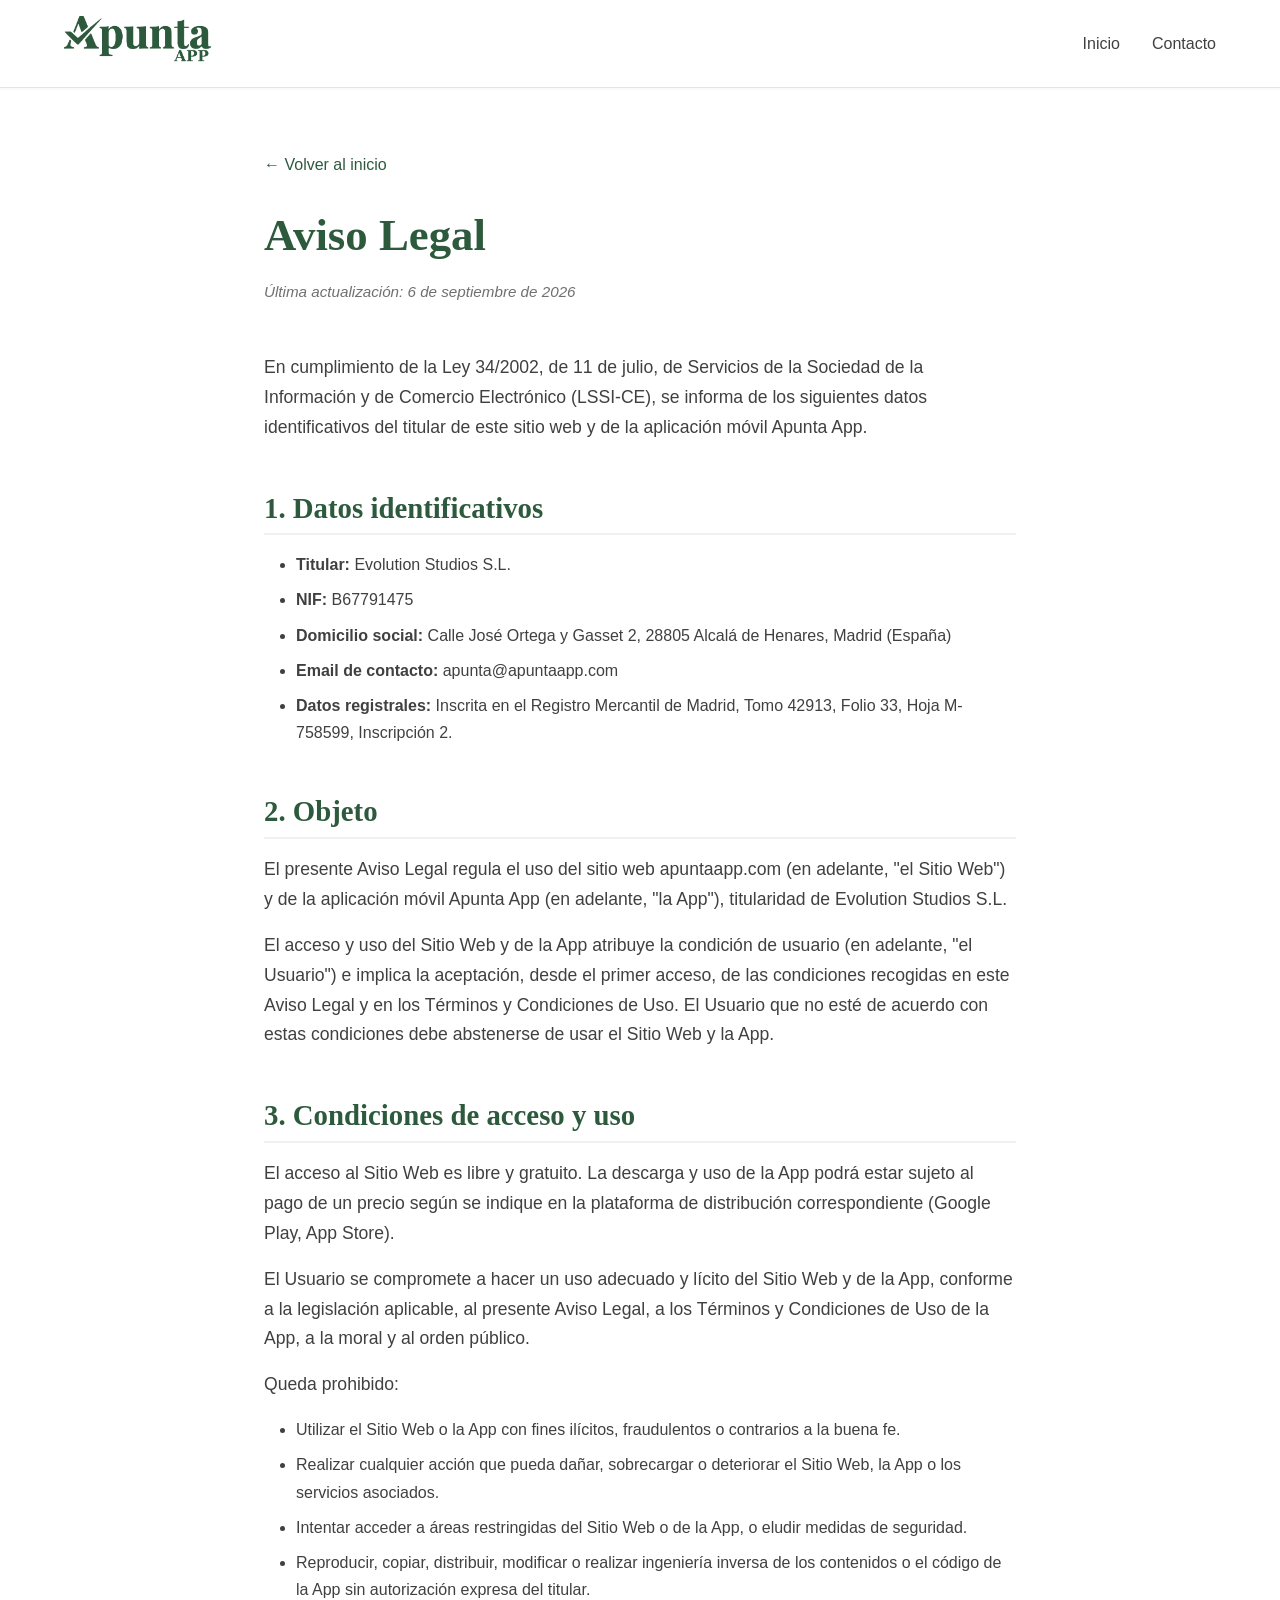
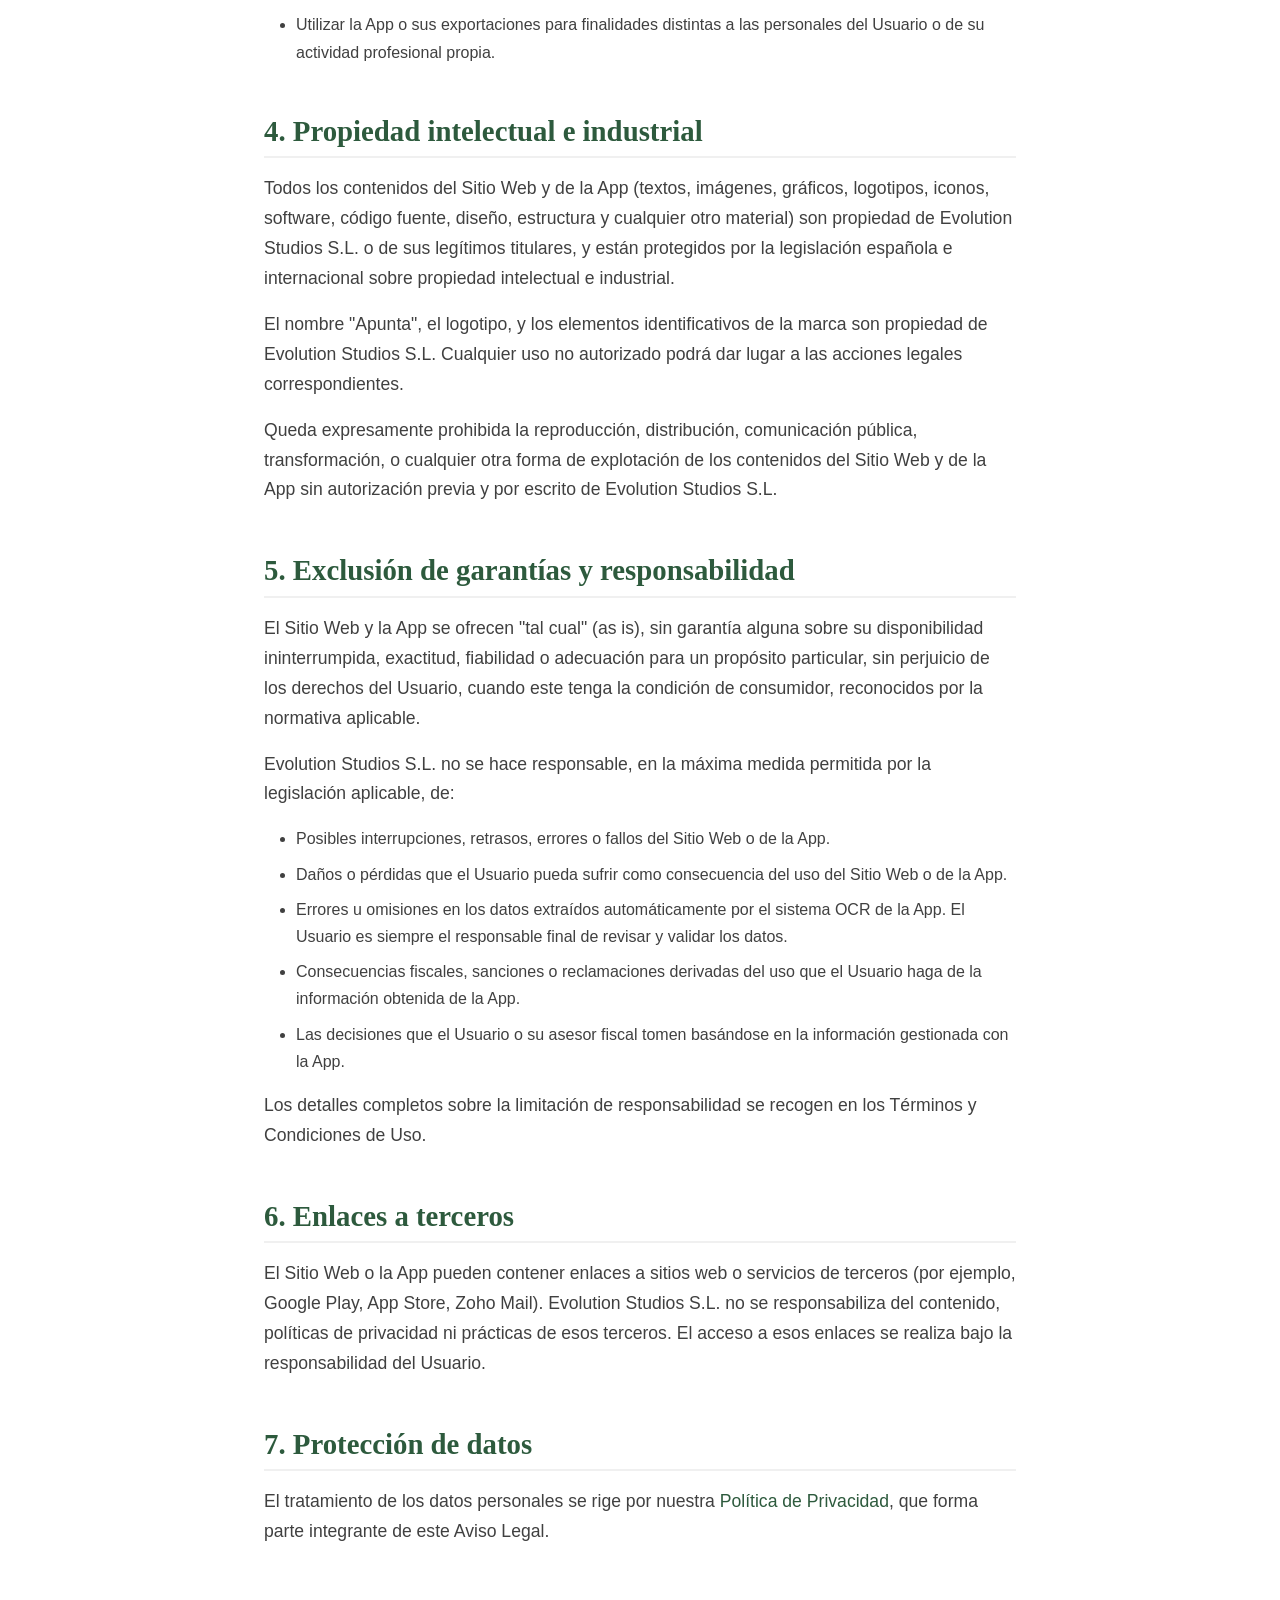
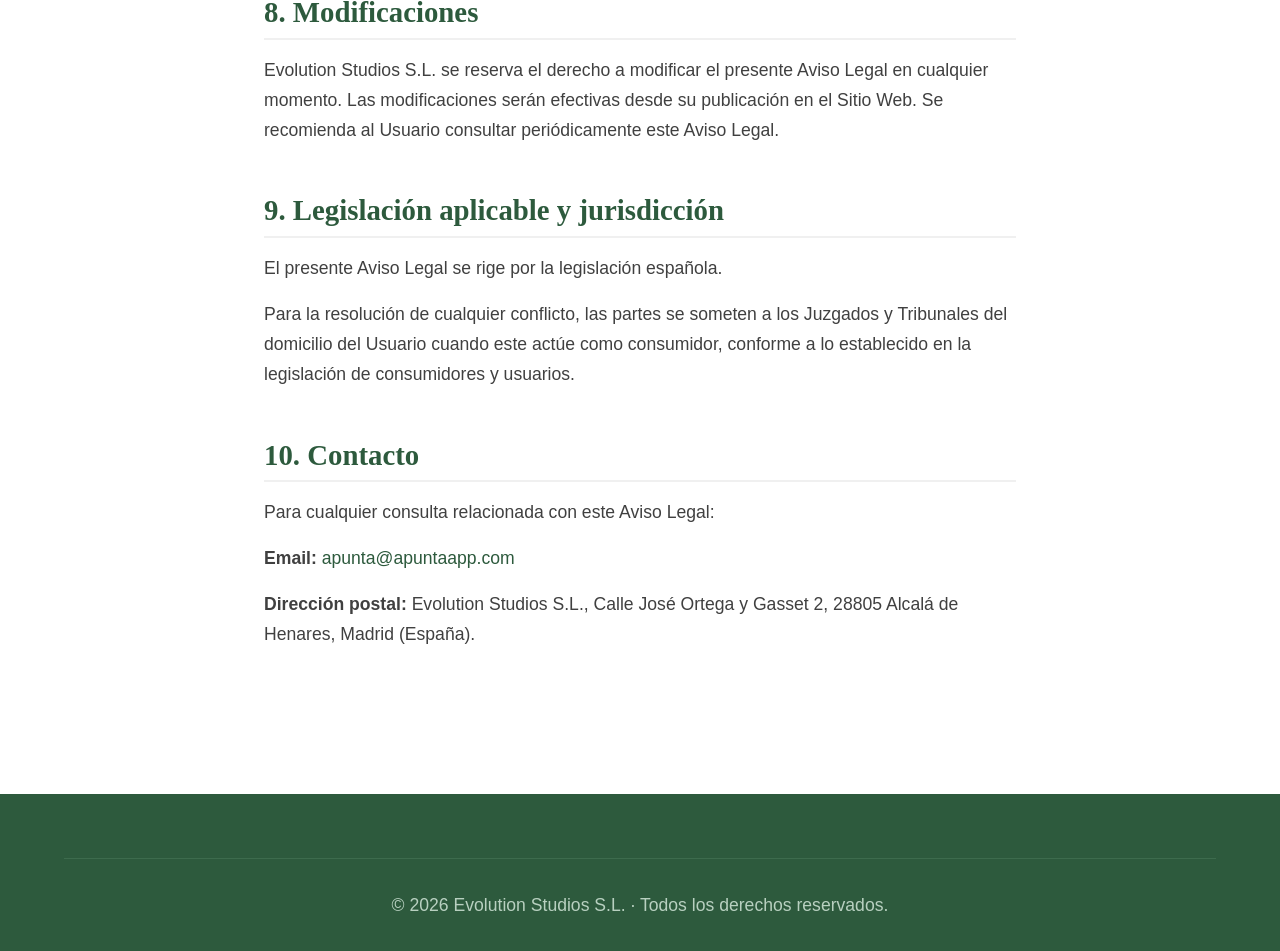
<file: aviso-legal.html>
<!DOCTYPE html>
<html lang="es">
<head>
    <meta charset="UTF-8">
    <meta name="viewport" content="width=device-width, initial-scale=1.0">
    <title>Aviso Legal — Apunta App</title>
    <link rel="stylesheet" href="styles.css">
    <link rel="icon" type="image/png" href="favicon.png">
</head>
<body>

    <header class="header">
        <div class="contenedor">
            <a href="index.html" class="logo">
                <img src="logo-apunta.png" alt="Apunta App" class="logo-imagen">
            </a>
            <nav class="navegacion">
                <ul>
                    <li><a href="index.html">Inicio</a></li>
                    <li><a href="autonomos.html#contacto">Contacto</a></li>
                </ul>
            </nav>
        </div>
    </header>

    <main class="pagina-legal">
        <div class="contenedor contenedor-estrecho">
            <a href="index.html" class="volver-inicio">Volver al inicio</a>

            <h1>Aviso Legal</h1>
            <p class="fecha-actualizacion">Última actualización: 6 de septiembre de 2026</p>

            <p>En cumplimiento de la Ley 34/2002, de 11 de julio, de Servicios de la Sociedad de la Información y de Comercio Electrónico (LSSI-CE), se informa de los siguientes datos identificativos del titular de este sitio web y de la aplicación móvil Apunta App.</p>

            <h2>1. Datos identificativos</h2>

            <ul>
                <li><strong>Titular:</strong> Evolution Studios S.L.</li>
                <li><strong>NIF:</strong> B67791475</li>
                <li><strong>Domicilio social:</strong> Calle José Ortega y Gasset 2, 28805 Alcalá de Henares, Madrid (España)</li>
                <li><strong>Email de contacto:</strong> apunta@apuntaapp.com</li>
                <li><strong>Datos registrales:</strong> Inscrita en el Registro Mercantil de Madrid, Tomo 42913, Folio 33, Hoja M-758599, Inscripción 2.</li>
            </ul>

            <h2>2. Objeto</h2>

            <p>El presente Aviso Legal regula el uso del sitio web apuntaapp.com (en adelante, "el Sitio Web") y de la aplicación móvil Apunta App (en adelante, "la App"), titularidad de Evolution Studios S.L.</p>

            <p>El acceso y uso del Sitio Web y de la App atribuye la condición de usuario (en adelante, "el Usuario") e implica la aceptación, desde el primer acceso, de las condiciones recogidas en este Aviso Legal y en los Términos y Condiciones de Uso. El Usuario que no esté de acuerdo con estas condiciones debe abstenerse de usar el Sitio Web y la App.</p>

            <h2>3. Condiciones de acceso y uso</h2>

            <p>El acceso al Sitio Web es libre y gratuito. La descarga y uso de la App podrá estar sujeto al pago de un precio según se indique en la plataforma de distribución correspondiente (Google Play, App Store).</p>

            <p>El Usuario se compromete a hacer un uso adecuado y lícito del Sitio Web y de la App, conforme a la legislación aplicable, al presente Aviso Legal, a los Términos y Condiciones de Uso de la App, a la moral y al orden público.</p>

            <p>Queda prohibido:</p>
            <ul>
                <li>Utilizar el Sitio Web o la App con fines ilícitos, fraudulentos o contrarios a la buena fe.</li>
                <li>Realizar cualquier acción que pueda dañar, sobrecargar o deteriorar el Sitio Web, la App o los servicios asociados.</li>
                <li>Intentar acceder a áreas restringidas del Sitio Web o de la App, o eludir medidas de seguridad.</li>
                <li>Reproducir, copiar, distribuir, modificar o realizar ingeniería inversa de los contenidos o el código de la App sin autorización expresa del titular.</li>
                <li>Utilizar la App o sus exportaciones para finalidades distintas a las personales del Usuario o de su actividad profesional propia.</li>
            </ul>

            <h2>4. Propiedad intelectual e industrial</h2>

            <p>Todos los contenidos del Sitio Web y de la App (textos, imágenes, gráficos, logotipos, iconos, software, código fuente, diseño, estructura y cualquier otro material) son propiedad de Evolution Studios S.L. o de sus legítimos titulares, y están protegidos por la legislación española e internacional sobre propiedad intelectual e industrial.</p>

            <p>El nombre "Apunta", el logotipo, y los elementos identificativos de la marca son propiedad de Evolution Studios S.L. Cualquier uso no autorizado podrá dar lugar a las acciones legales correspondientes.</p>

            <p>Queda expresamente prohibida la reproducción, distribución, comunicación pública, transformación, o cualquier otra forma de explotación de los contenidos del Sitio Web y de la App sin autorización previa y por escrito de Evolution Studios S.L.</p>

            <h2>5. Exclusión de garantías y responsabilidad</h2>

            <p>El Sitio Web y la App se ofrecen "tal cual" (as is), sin garantía alguna sobre su disponibilidad ininterrumpida, exactitud, fiabilidad o adecuación para un propósito particular, sin perjuicio de los derechos del Usuario, cuando este tenga la condición de consumidor, reconocidos por la normativa aplicable.</p>

            <p>Evolution Studios S.L. no se hace responsable, en la máxima medida permitida por la legislación aplicable, de:</p>
            <ul>
                <li>Posibles interrupciones, retrasos, errores o fallos del Sitio Web o de la App.</li>
                <li>Daños o pérdidas que el Usuario pueda sufrir como consecuencia del uso del Sitio Web o de la App.</li>
                <li>Errores u omisiones en los datos extraídos automáticamente por el sistema OCR de la App. El Usuario es siempre el responsable final de revisar y validar los datos.</li>
                <li>Consecuencias fiscales, sanciones o reclamaciones derivadas del uso que el Usuario haga de la información obtenida de la App.</li>
                <li>Las decisiones que el Usuario o su asesor fiscal tomen basándose en la información gestionada con la App.</li>
            </ul>

            <p>Los detalles completos sobre la limitación de responsabilidad se recogen en los Términos y Condiciones de Uso.</p>

            <h2>6. Enlaces a terceros</h2>

            <p>El Sitio Web o la App pueden contener enlaces a sitios web o servicios de terceros (por ejemplo, Google Play, App Store, Zoho Mail). Evolution Studios S.L. no se responsabiliza del contenido, políticas de privacidad ni prácticas de esos terceros. El acceso a esos enlaces se realiza bajo la responsabilidad del Usuario.</p>

            <h2>7. Protección de datos</h2>

            <p>El tratamiento de los datos personales se rige por nuestra <a href="politica-privacidad.html">Política de Privacidad</a>, que forma parte integrante de este Aviso Legal.</p>

            <h2>8. Modificaciones</h2>

            <p>Evolution Studios S.L. se reserva el derecho a modificar el presente Aviso Legal en cualquier momento. Las modificaciones serán efectivas desde su publicación en el Sitio Web. Se recomienda al Usuario consultar periódicamente este Aviso Legal.</p>

            <h2>9. Legislación aplicable y jurisdicción</h2>

            <p>El presente Aviso Legal se rige por la legislación española.</p>

            <p>Para la resolución de cualquier conflicto, las partes se someten a los Juzgados y Tribunales del domicilio del Usuario cuando este actúe como consumidor, conforme a lo establecido en la legislación de consumidores y usuarios.</p>

            <h2>10. Contacto</h2>

            <p>Para cualquier consulta relacionada con este Aviso Legal:</p>
            <p><strong>Email:</strong> <a href="mailto:apunta@apuntaapp.com">apunta@apuntaapp.com</a></p>
            <p><strong>Dirección postal:</strong> Evolution Studios S.L., Calle José Ortega y Gasset 2, 28805 Alcalá de Henares, Madrid (España).</p>

        </div>
    </main>

    <footer class="pie">
        <div class="contenedor">
            <div class="pie-copyright">
                <p>© 2026 Evolution Studios S.L. · Todos los derechos reservados.</p>
            </div>
        </div>
    </footer>

</body>
</html>
</file>
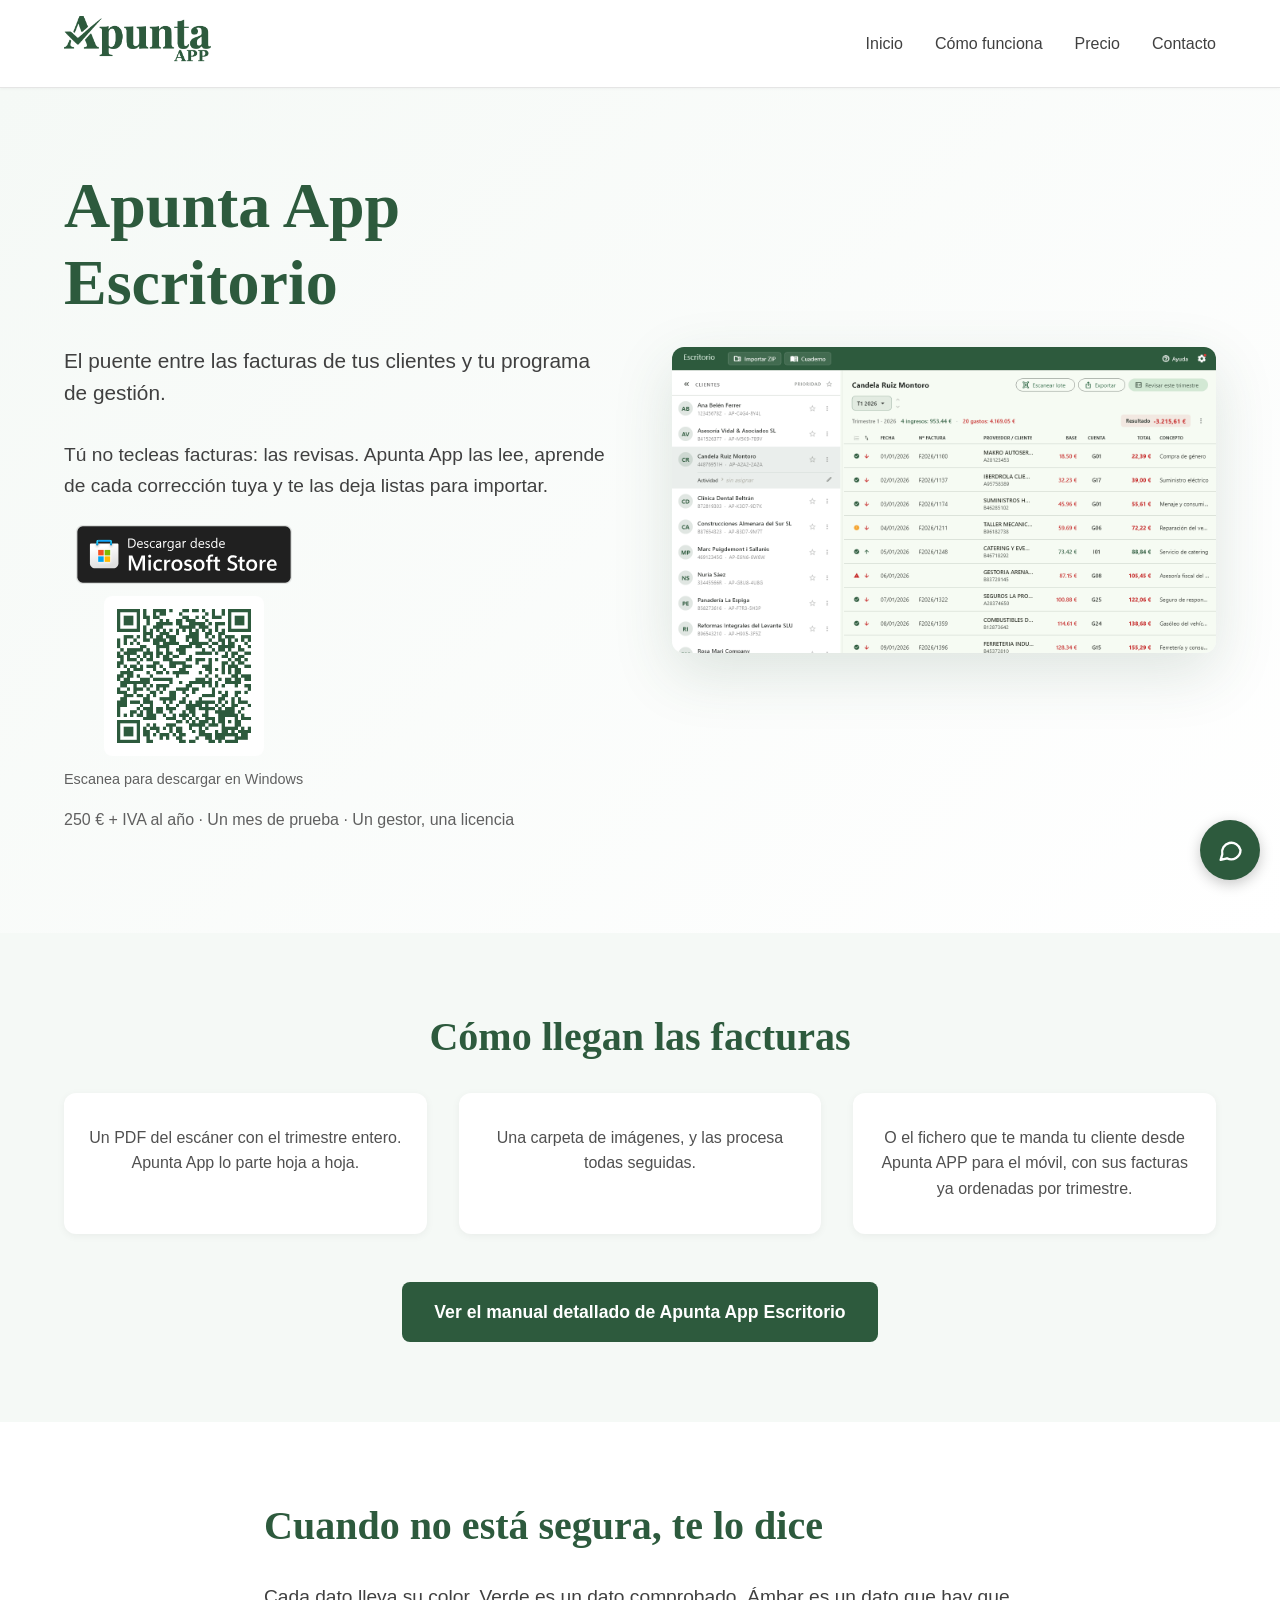
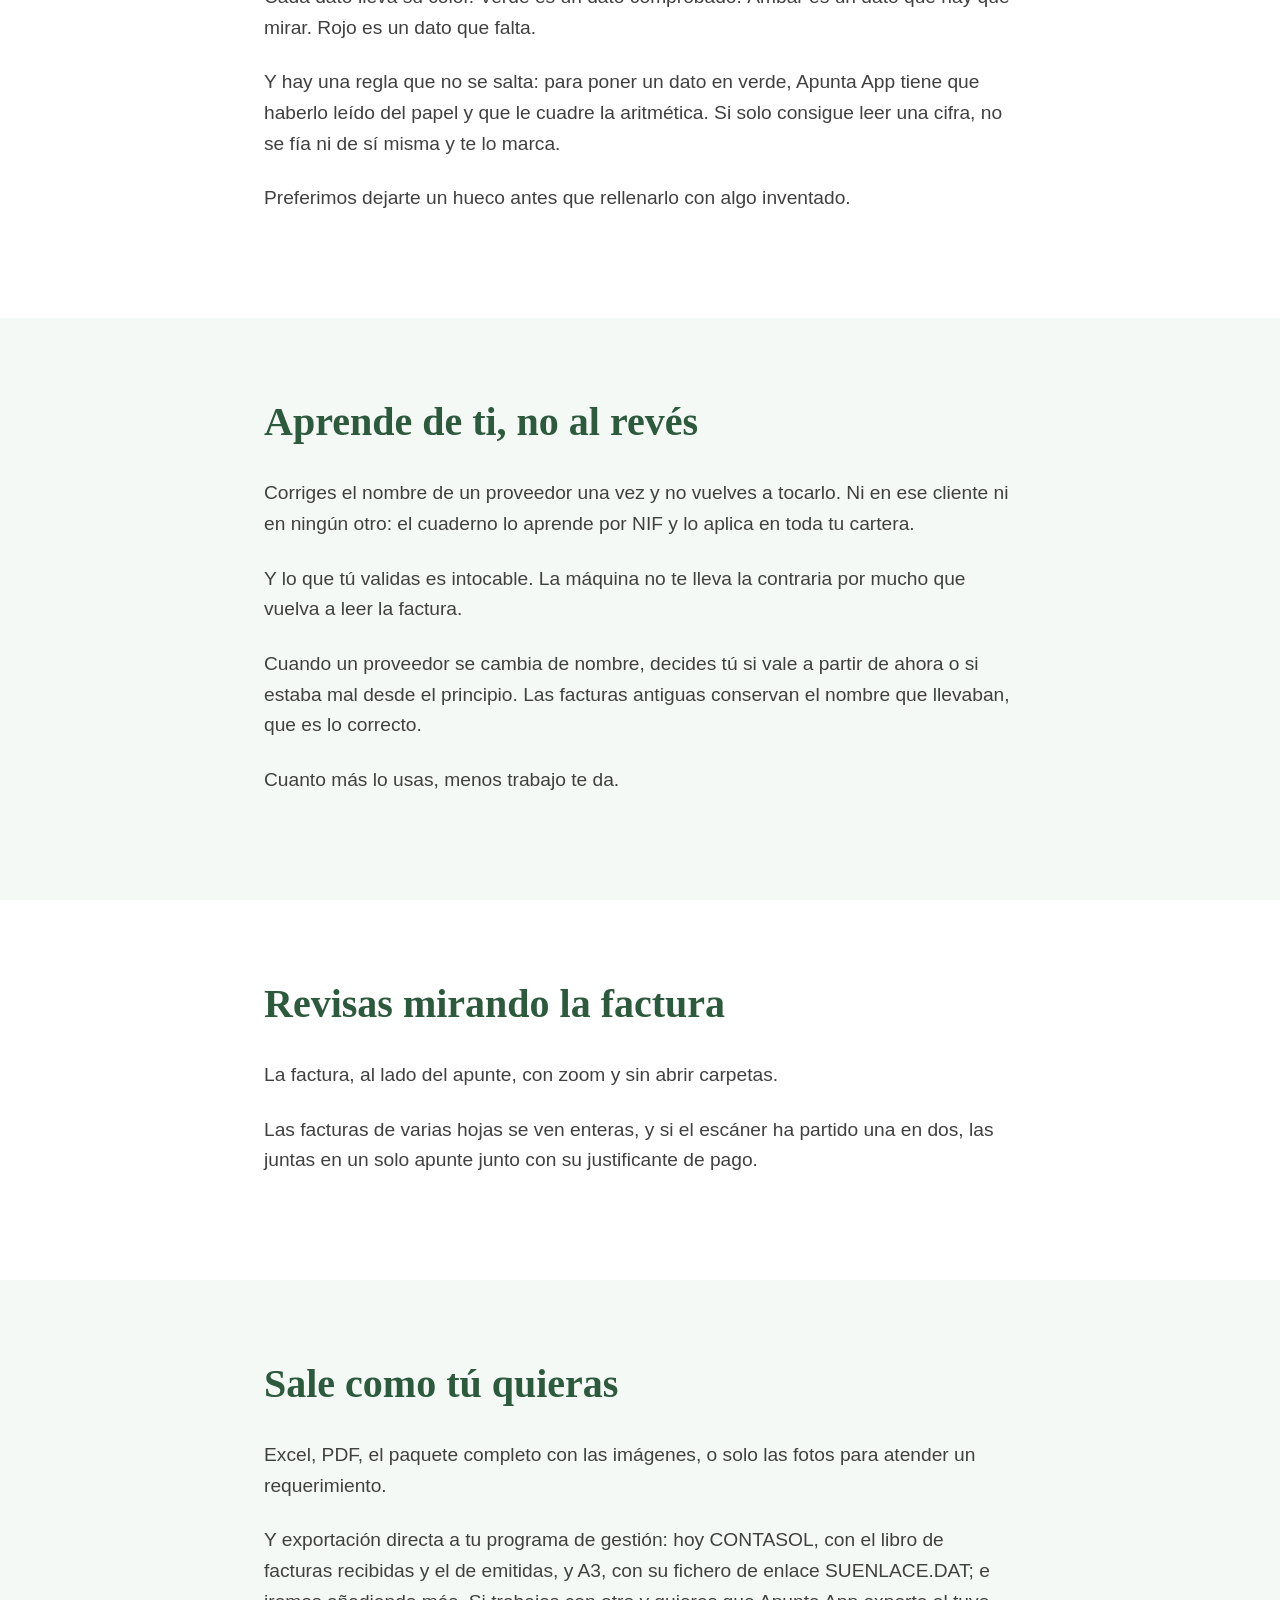
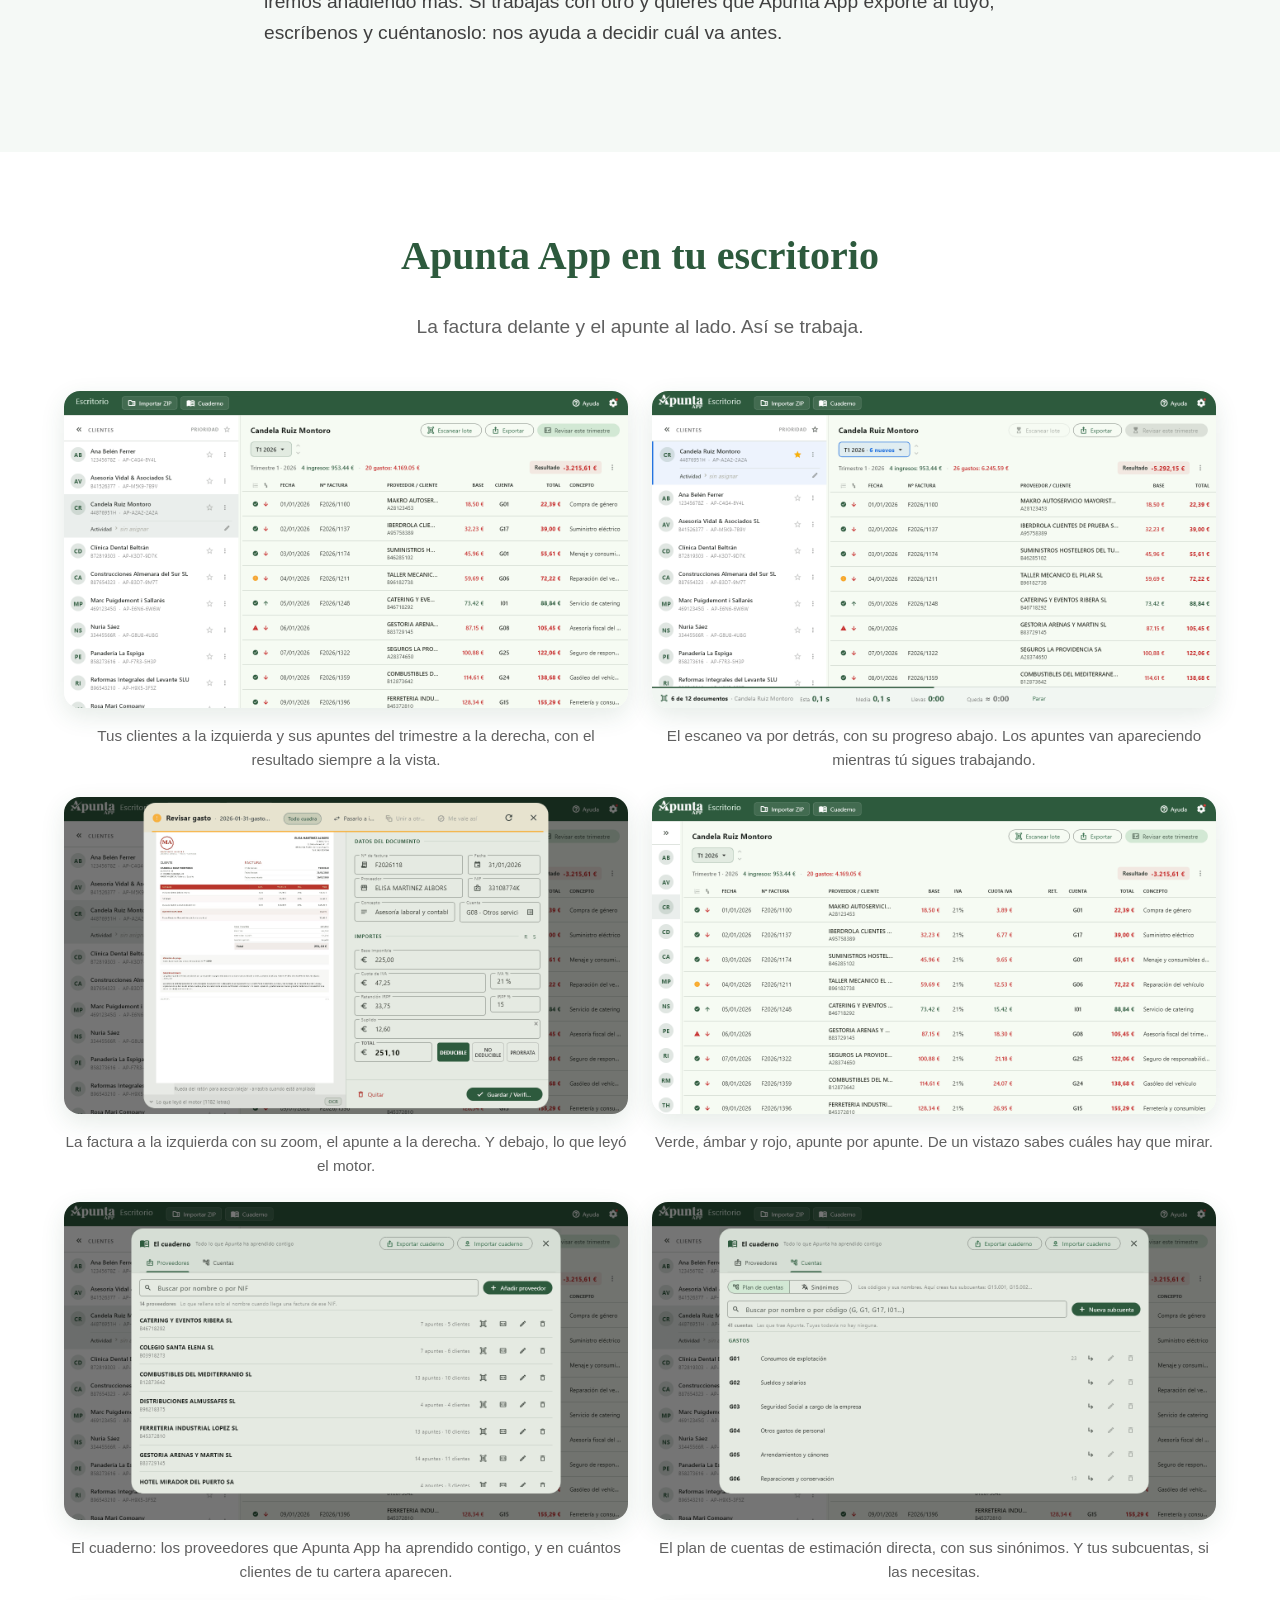
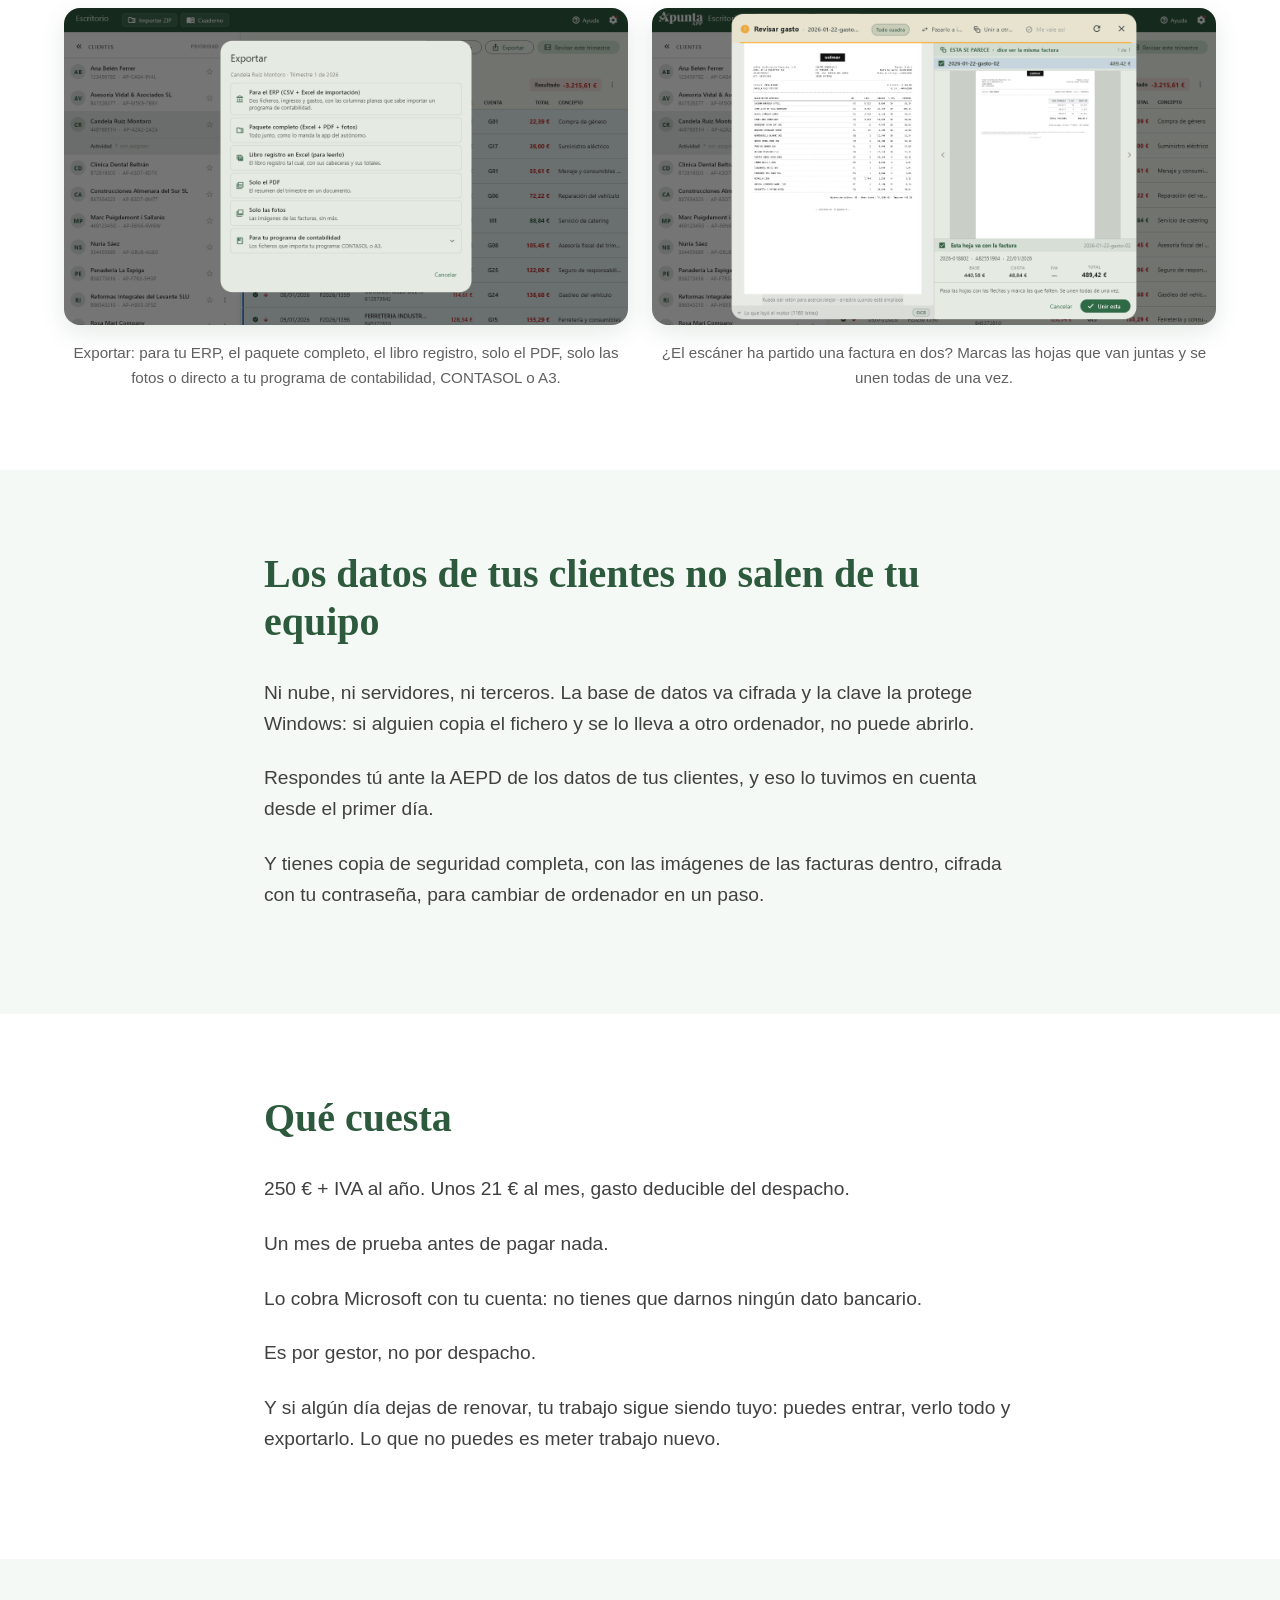
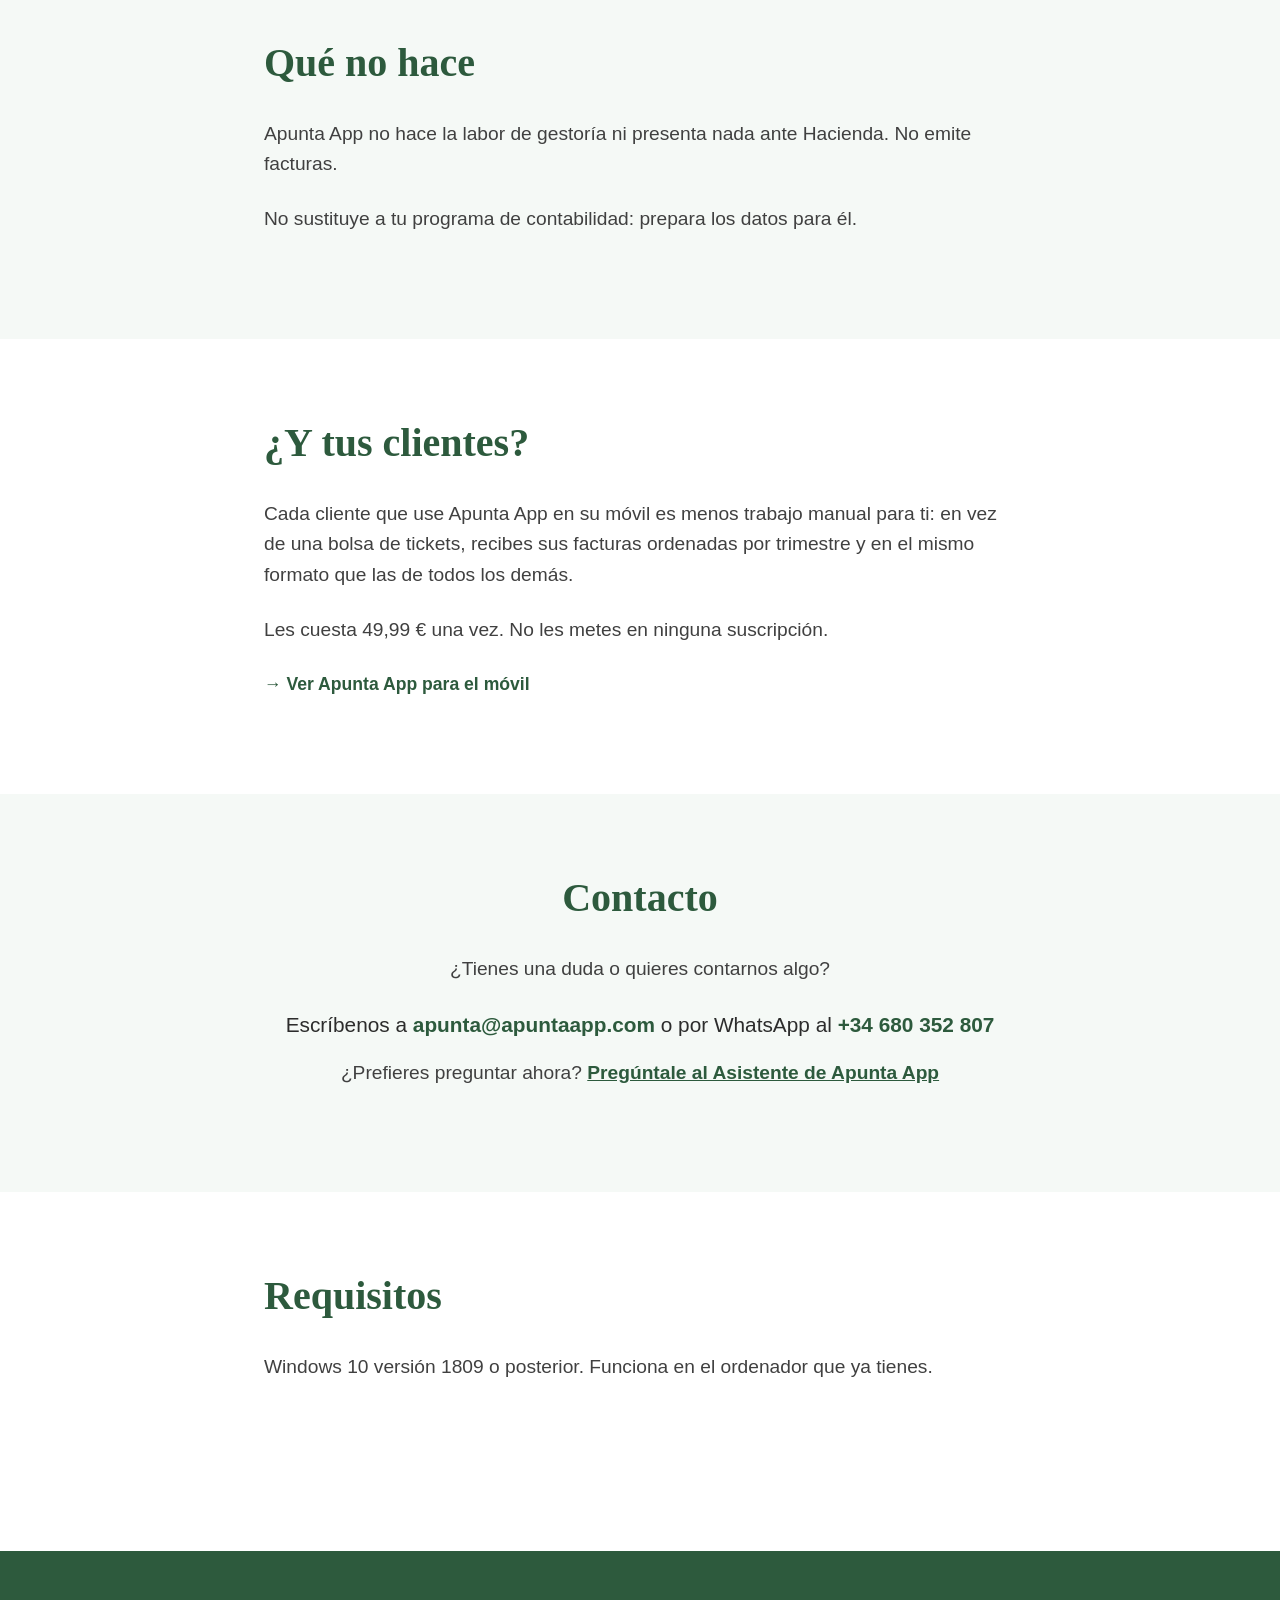
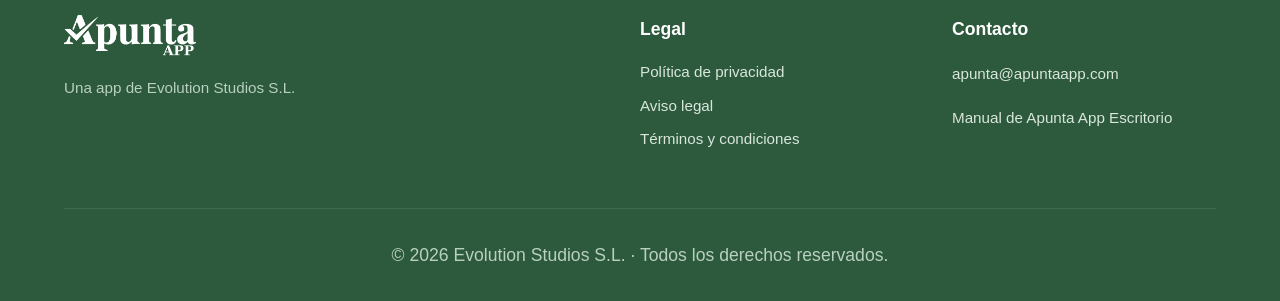
<file: gestorias.html>
<!DOCTYPE html>
<html lang="es">
<head>
    <meta charset="UTF-8">
    <meta name="viewport" content="width=device-width, initial-scale=1.0">
    <meta name="description" content="Apunta App Escritorio. El puente entre las facturas de tus clientes y tu programa de gestión. Para gestorías y asesorías. 250 € + IVA al año.">
    <meta name="keywords" content="apunta escritorio, software gestoría, asesoría fiscal, OCR facturas, CONTASOL, A3, libro registro, facturas recibidas, estimación directa">
    <meta name="author" content="Evolution Studios S.L.">
    <meta name="robots" content="index, follow">

    <!-- Open Graph para redes sociales -->
    <meta property="og:title" content="Apunta App Escritorio">
    <meta property="og:description" content="El puente entre las facturas de tus clientes y tu programa de gestión.">
    <meta property="og:url" content="https://apuntaapp.com/gestorias.html">
    <meta property="og:type" content="website">
    <meta property="og:locale" content="es_ES">

    <title>Apunta App Escritorio — Para gestorías y asesorías</title>

    <link rel="stylesheet" href="styles.css">
    <link rel="stylesheet" href="chat.css">
    <link rel="icon" type="image/png" href="favicon.png">
</head>
<body>

    <!-- CABECERA -->
    <header class="header">
        <div class="contenedor">
            <a href="index.html" class="logo">
                <img src="logo-apunta.png" alt="Apunta App" class="logo-imagen">
            </a>
            <nav class="navegacion">
                <ul>
                    <li><a href="#inicio">Inicio</a></li>
                    <li><a href="#como-llegan">Cómo funciona</a></li>
                    <li><a href="#precio">Precio</a></li>
                    <li><a href="#contacto">Contacto</a></li>
                </ul>
            </nav>
        </div>
    </header>

    <!-- HERO -->
    <section id="inicio" class="hero">
        <div class="contenedor">
            <div class="hero-contenido">
                <h1>Apunta App Escritorio</h1>
                <p class="hero-subtitulo">El puente entre las facturas de tus clientes y tu programa de gestión.</p>
                <p class="texto-principal">Tú no tecleas facturas: las revisas. Apunta App las lee, aprende de cada corrección tuya y te las deja listas para importar.</p>
                <div class="hero-acciones">
                    <div class="descarga-plataformas">
                        <div class="plataforma plataforma-microsoft">

                            <!-- EL DISTINTIVO OFICIAL DE MICROSOFT STORE, en español, tal cual lo
                                 da Microsoft (get.microsoft.com/images/es dark.svg, el de
                                 «HTML-only» de github.com/microsoft/app-store-badge). No se
                                 dibuja ni se retoca. La misma altura que los de Google Play y
                                 App Store en autonomos.html. -->
                            <a href="https://apps.microsoft.com/detail/9N5STVVGR1G5" target="_blank" rel="noopener" class="insignia-microsoft">
                                <img src="badge-microsoft-store.svg" alt="Descargar Apunta App Escritorio en Microsoft Store" class="insignia-imagen-microsoft">
                            </a>
                            <img src="qr-microsoft-store.png" alt="Código QR para descargar Apunta App Escritorio en Microsoft Store" class="qr-descarga">
                            <span class="qr-pie">Escanea para descargar en Windows</span>
                        </div>
                    </div>
                    <span class="hero-precio">250 € + IVA al año · Un mes de prueba · Un gestor, una licencia</span>
                </div>
            </div>
            <div class="hero-imagen">
                <img src="capturas-escritorio/01-lista-de-clientes.png" alt="Apunta App Escritorio: la lista de clientes y los apuntes del trimestre" class="captura-escritorio">
            </div>
        </div>
    </section>

    <!-- CÓMO LLEGAN LAS FACTURAS -->
    <section id="como-llegan" class="seccion seccion-clara">
        <div class="contenedor">
            <h2 class="centrado">Cómo llegan las facturas</h2>

            <div class="pasos">
                <div class="paso">
                    <p>Un PDF del escáner con el trimestre entero. Apunta App lo parte hoja a hoja.</p>
                </div>
                <div class="paso">
                    <p>Una carpeta de imágenes, y las procesa todas seguidas.</p>
                </div>
                <div class="paso">
                    <p>O el fichero que te manda tu cliente desde Apunta APP para el móvil, con sus facturas ya ordenadas por trimestre.</p>
                </div>
            </div>

            <div class="debajo-de-los-pasos">
                <a href="manual-escritorio.html" class="boton-principal">Ver el manual detallado de Apunta App Escritorio</a>
            </div>
        </div>
    </section>

    <!-- CUANDO NO ESTÁ SEGURA, TE LO DICE -->
    <section class="seccion">
        <div class="contenedor contenedor-estrecho">
            <h2>Cuando no está segura, te lo dice</h2>
            <p class="texto-principal">Cada dato lleva su color. Verde es un dato comprobado. Ámbar es un dato que hay que mirar. Rojo es un dato que falta.</p>
            <p class="texto-principal">Y hay una regla que no se salta: para poner un dato en verde, Apunta App tiene que haberlo leído del papel y que le cuadre la aritmética. Si solo consigue leer una cifra, no se fía ni de sí misma y te lo marca.</p>
            <p class="texto-principal">Preferimos dejarte un hueco antes que rellenarlo con algo inventado.</p>
        </div>
    </section>

    <!-- APRENDE DE TI, NO AL REVÉS -->
    <section class="seccion seccion-clara">
        <div class="contenedor contenedor-estrecho">
            <h2>Aprende de ti, no al revés</h2>
            <p class="texto-principal">Corriges el nombre de un proveedor una vez y no vuelves a tocarlo. Ni en ese cliente ni en ningún otro: el cuaderno lo aprende por NIF y lo aplica en toda tu cartera.</p>
            <p class="texto-principal">Y lo que tú validas es intocable. La máquina no te lleva la contraria por mucho que vuelva a leer la factura.</p>
            <p class="texto-principal">Cuando un proveedor se cambia de nombre, decides tú si vale a partir de ahora o si estaba mal desde el principio. Las facturas antiguas conservan el nombre que llevaban, que es lo correcto.</p>
            <p class="texto-principal">Cuanto más lo usas, menos trabajo te da.</p>
        </div>
    </section>

    <!-- REVISAS MIRANDO LA FACTURA -->
    <section class="seccion">
        <div class="contenedor contenedor-estrecho">
            <h2>Revisas mirando la factura</h2>
            <p class="texto-principal">La factura, al lado del apunte, con zoom y sin abrir carpetas.</p>
            <p class="texto-principal">Las facturas de varias hojas se ven enteras, y si el escáner ha partido una en dos, las juntas en un solo apunte junto con su justificante de pago.</p>
        </div>
    </section>

    <!-- SALE COMO TÚ QUIERAS -->
    <section class="seccion seccion-clara">
        <div class="contenedor contenedor-estrecho">
            <h2>Sale como tú quieras</h2>
            <p class="texto-principal">Excel, PDF, el paquete completo con las imágenes, o solo las fotos para atender un requerimiento.</p>
            <p class="texto-principal">Y exportación directa a tu programa de gestión: hoy CONTASOL, con el libro de facturas recibidas y el de emitidas, y A3, con su fichero de enlace SUENLACE.DAT; e iremos añadiendo más. Si trabajas con otro y quieres que Apunta App exporte al tuyo, escríbenos y cuéntanoslo: nos ayuda a decidir cuál va antes.</p>
        </div>
    </section>

    <!-- CAPTURAS DE LA APP -->
    <section class="seccion">
        <div class="contenedor">
            <h2 class="centrado">Apunta App en tu escritorio</h2>
            <p class="texto-introductorio">La factura delante y el apunte al lado. Así se trabaja.</p>

            <div class="capturas-galeria capturas-anchas">
                <div class="captura-item">
                    <img src="capturas-escritorio/01-lista-de-clientes.png" alt="Lista de clientes a la izquierda y tabla de apuntes del trimestre a la derecha">
                    <p class="captura-pie">Tus clientes a la izquierda y sus apuntes del trimestre a la derecha, con el resultado siempre a la vista.</p>
                </div>
                <div class="captura-item">
                    <img src="capturas-escritorio/02-escanear-lote.png" alt="Escaneo de un lote en marcha, con el progreso en la franja de abajo">
                    <p class="captura-pie">El escaneo va por detrás, con su progreso abajo. Los apuntes van apareciendo mientras tú sigues trabajando.</p>
                </div>
                <div class="captura-item">
                    <img src="capturas-escritorio/03-revisar-con-la-factura.png" alt="Ventana de revisión con la factura a la izquierda y los datos del apunte a la derecha">
                    <p class="captura-pie">La factura a la izquierda con su zoom, el apunte a la derecha. Y debajo, lo que leyó el motor.</p>
                </div>
                <div class="captura-item">
                    <img src="capturas-escritorio/04-el-semaforo.png" alt="Tabla de apuntes con el semáforo verde, ámbar y rojo en cada fila">
                    <p class="captura-pie">Verde, ámbar y rojo, apunte por apunte. De un vistazo sabes cuáles hay que mirar.</p>
                </div>
                <div class="captura-item">
                    <img src="capturas-escritorio/05-el-cuaderno.png" alt="El cuaderno de proveedores, con los apuntes y clientes de cada uno">
                    <p class="captura-pie">El cuaderno: los proveedores que Apunta App ha aprendido contigo, y en cuántos clientes de tu cartera aparecen.</p>
                </div>
                <div class="captura-item">
                    <img src="capturas-escritorio/06-las-cuentas.png" alt="Plan de cuentas de estimación directa con sus sinónimos y subcuentas">
                    <p class="captura-pie">El plan de cuentas de estimación directa, con sus sinónimos. Y tus subcuentas, si las necesitas.</p>
                </div>
                <div class="captura-item">
                    <img src="capturas-escritorio/07-exportar-contasol.png" alt="Ventana de exportar con todas las salidas disponibles">
                    <p class="captura-pie">Exportar: para tu ERP, el paquete completo, el libro registro, solo el PDF, solo las fotos o directo a tu programa de contabilidad, CONTASOL o A3.</p>
                </div>
                <div class="captura-item">
                    <img src="capturas-escritorio/08-unir-hojas.png" alt="Ventana para unir varias hojas de la misma factura en un solo apunte">
                    <p class="captura-pie">¿El escáner ha partido una factura en dos? Marcas las hojas que van juntas y se unen todas de una vez.</p>
                </div>
            </div>
        </div>
    </section>

    <!-- LOS DATOS DE TUS CLIENTES NO SALEN DE TU EQUIPO -->
    <section class="seccion seccion-clara">
        <div class="contenedor contenedor-estrecho">
            <h2>Los datos de tus clientes no salen de tu equipo</h2>
            <p class="texto-principal">Ni nube, ni servidores, ni terceros. La base de datos va cifrada y la clave la protege Windows: si alguien copia el fichero y se lo lleva a otro ordenador, no puede abrirlo.</p>
            <p class="texto-principal">Respondes tú ante la AEPD de los datos de tus clientes, y eso lo tuvimos en cuenta desde el primer día.</p>
            <p class="texto-principal">Y tienes copia de seguridad completa, con las imágenes de las facturas dentro, cifrada con tu contraseña, para cambiar de ordenador en un paso.</p>
        </div>
    </section>

    <!-- QUÉ CUESTA -->
    <section id="precio" class="seccion">
        <div class="contenedor contenedor-estrecho">
            <h2>Qué cuesta</h2>
            <p class="texto-principal">250 € + IVA al año. Unos 21 € al mes, gasto deducible del despacho.</p>
            <p class="texto-principal">Un mes de prueba antes de pagar nada.</p>
            <p class="texto-principal">Lo cobra Microsoft con tu cuenta: no tienes que darnos ningún dato bancario.</p>
            <p class="texto-principal">Es por gestor, no por despacho.</p>
            <p class="texto-principal">Y si algún día dejas de renovar, tu trabajo sigue siendo tuyo: puedes entrar, verlo todo y exportarlo. Lo que no puedes es meter trabajo nuevo.</p>
        </div>
    </section>

    <!-- QUÉ NO HACE -->
    <section class="seccion seccion-clara">
        <div class="contenedor contenedor-estrecho">
            <h2>Qué no hace</h2>
            <p class="texto-principal">Apunta App no hace la labor de gestoría ni presenta nada ante Hacienda. No emite facturas.</p>
            <p class="texto-principal">No sustituye a tu programa de contabilidad: prepara los datos para él.</p>
        </div>
    </section>

    <!-- ¿Y TUS CLIENTES? -->
    <section class="seccion">
        <div class="contenedor contenedor-estrecho">
            <h2>¿Y tus clientes?</h2>
            <p class="texto-principal">Cada cliente que use Apunta App en su móvil es menos trabajo manual para ti: en vez de una bolsa de tickets, recibes sus facturas ordenadas por trimestre y en el mismo formato que las de todos los demás.</p>
            <p class="texto-principal">Les cuesta 49,99 € una vez. No les metes en ninguna suscripción.</p>
            <p class="enlace-otra-pagina"><a href="autonomos.html">→ Ver Apunta App para el móvil</a></p>
        </div>
    </section>

    <!-- CONTACTO -->
    <section id="contacto" class="seccion seccion-clara">
        <div class="contenedor contenedor-estrecho centrado">
            <h2>Contacto</h2>
            <p class="texto-principal">¿Tienes una duda o quieres contarnos algo?</p>
            <p class="contacto-email">Escríbenos a <a href="mailto:apunta@apuntaapp.com">apunta@apuntaapp.com</a> o por WhatsApp al <a href="https://wa.me/34680352807?text=Hola%2C%20vengo%20de%20la%20web%20de%20Apunta%20App%20y%20tengo%20una%20duda%3A" target="_blank" rel="noopener">+34 680 352 807</a></p>
            <p class="texto-principal chat-contacto">¿Prefieres preguntar ahora? <button type="button" class="chat-abrir-enlace" data-abrir-chat>Pregúntale al Asistente de Apunta App</button></p>
        </div>
    </section>

    <!-- REQUISITOS -->
    <section class="seccion">
        <div class="contenedor contenedor-estrecho">
            <h2>Requisitos</h2>
            <p class="texto-principal">Windows 10 versión 1809 o posterior. Funciona en el ordenador que ya tienes.</p>
        </div>
    </section>

    <!-- PIE DE PÁGINA -->
    <footer class="pie">
        <div class="contenedor">
            <div class="pie-contenido">
                <div class="pie-bloque">
                    <img src="logo-apunta-blanco.png" alt="Apunta App" class="pie-logo-imagen">
                    <p class="pie-empresa">Una app de Evolution Studios S.L.</p>
                </div>
                <div class="pie-bloque">
                    <p class="pie-titulo">Legal</p>
                    <ul>
                        <li><a href="politica-privacidad-escritorio.html">Política de privacidad</a></li>
                        <li><a href="aviso-legal-escritorio.html">Aviso legal</a></li>
                        <li><a href="terminos-condiciones-escritorio.html">Términos y condiciones</a></li>
                    </ul>
                </div>
                <div class="pie-bloque">
                    <p class="pie-titulo">Contacto</p>
                    <p><a href="mailto:apunta@apuntaapp.com">apunta@apuntaapp.com</a></p>
                    <p><a href="manual-escritorio.html">Manual de Apunta App Escritorio</a></p>
                </div>
            </div>
            <div class="pie-copyright">
                <p>© 2026 Evolution Studios S.L. · Todos los derechos reservados.</p>
            </div>
        </div>
    </footer>

    <!-- CHAT DE AYUDA -->
    <button type="button" class="chat-burbuja" aria-label="Abrir el chat de ayuda" aria-expanded="false" aria-controls="chat-ventana">
        <svg viewBox="0 0 24 24" fill="none" stroke="currentColor" stroke-width="2" stroke-linecap="round" stroke-linejoin="round" aria-hidden="true"><path d="M21 12a8 8 0 0 1-11.6 7.1L4 20.5l1.4-4.9A8 8 0 1 1 21 12z"/></svg>
    </button>

    <section id="chat-ventana" class="chat-ventana" data-bot="escritorio" role="dialog" aria-label="Asistente de Apunta App" hidden>
        <div class="chat-cabecera">
            <div class="chat-cabecera-textos">
                <p class="chat-titulo">Asistente de Apunta App</p>
                <p class="chat-subtitulo">Dudas sobre Apunta App Escritorio</p>
            </div>
            <button type="button" class="chat-cerrar" aria-label="Cerrar el chat">×</button>
        </div>

        <p class="chat-aviso">Soy un asistente con inteligencia artificial y puedo equivocarme. No escribas datos personales: ni tu NIF/CIF, ni facturas, ni nombres.</p>

        <div class="chat-mensajes" aria-live="polite">
            <div class="chat-mensaje chat-mensaje-asistente"><p>¡Hola! Soy el Asistente de Apunta App. Pregúntame lo que quieras sobre Apunta App Escritorio: estoy aquí para ayudarte.</p></div>
        </div>

        <div class="chat-pie">
            <form class="chat-formulario">
                <label for="chat-entrada" style="position:absolute;width:1px;height:1px;overflow:hidden;clip:rect(0 0 0 0);">Escribe tu pregunta</label>
                <input id="chat-entrada" class="chat-entrada" type="text" placeholder="Escribe tu pregunta…" autocomplete="off" maxlength="500">
                <button type="submit" class="chat-enviar" aria-label="Enviar">
                    <svg viewBox="0 0 24 24" fill="none" stroke="currentColor" stroke-width="2.2" stroke-linecap="round" stroke-linejoin="round" aria-hidden="true"><path d="M5 12h14M13 6l6 6-6 6"/></svg>
                </button>
            </form>
        </div>
    </section>

    <template id="plantilla-whatsapp"><a class="chat-boton-whatsapp" href="https://wa.me/34680352807?text=Hola%2C%20vengo%20del%20asistente%20de%20Apunta%20App%20Escritorio%20de%20la%20web%20y%20tengo%20una%20duda%3A" target="_blank" rel="noopener"><svg width="16" height="16" viewBox="0 0 24 24" fill="currentColor" aria-hidden="true"><path d="M12 2a10 10 0 0 0-8.6 15.1L2 22l5-1.3A10 10 0 1 0 12 2zm0 18.2a8.2 8.2 0 0 1-4.2-1.2l-.3-.2-3 .8.8-2.9-.2-.3A8.2 8.2 0 1 1 12 20.2zm4.5-6.1c-.2-.1-1.5-.7-1.7-.8s-.4-.1-.6.1-.6.8-.8 1-.3.2-.5.1a6.7 6.7 0 0 1-3.3-2.9c-.3-.4.2-.4.7-1.3.1-.2 0-.3 0-.4l-.8-1.8c-.2-.5-.4-.4-.6-.4h-.5a1 1 0 0 0-.7.3 3 3 0 0 0-.9 2.2 5.2 5.2 0 0 0 1.1 2.7 11.8 11.8 0 0 0 4.5 4c1.7.7 2.3.8 3.2.6a2.7 2.7 0 0 0 1.8-1.2 2.2 2.2 0 0 0 .1-1.3c0-.1-.2-.2-.4-.3z"/></svg> WhatsApp +34 680 352 807</a></template>

    <script src="chat.js" defer></script>

    <!-- Ampliar una captura al pulsarla. Sin librerias y sin CDN; el marcado
         lo construye el propio script. -->
    <script src="visor.js" defer></script>

</body>
</html>
</file>
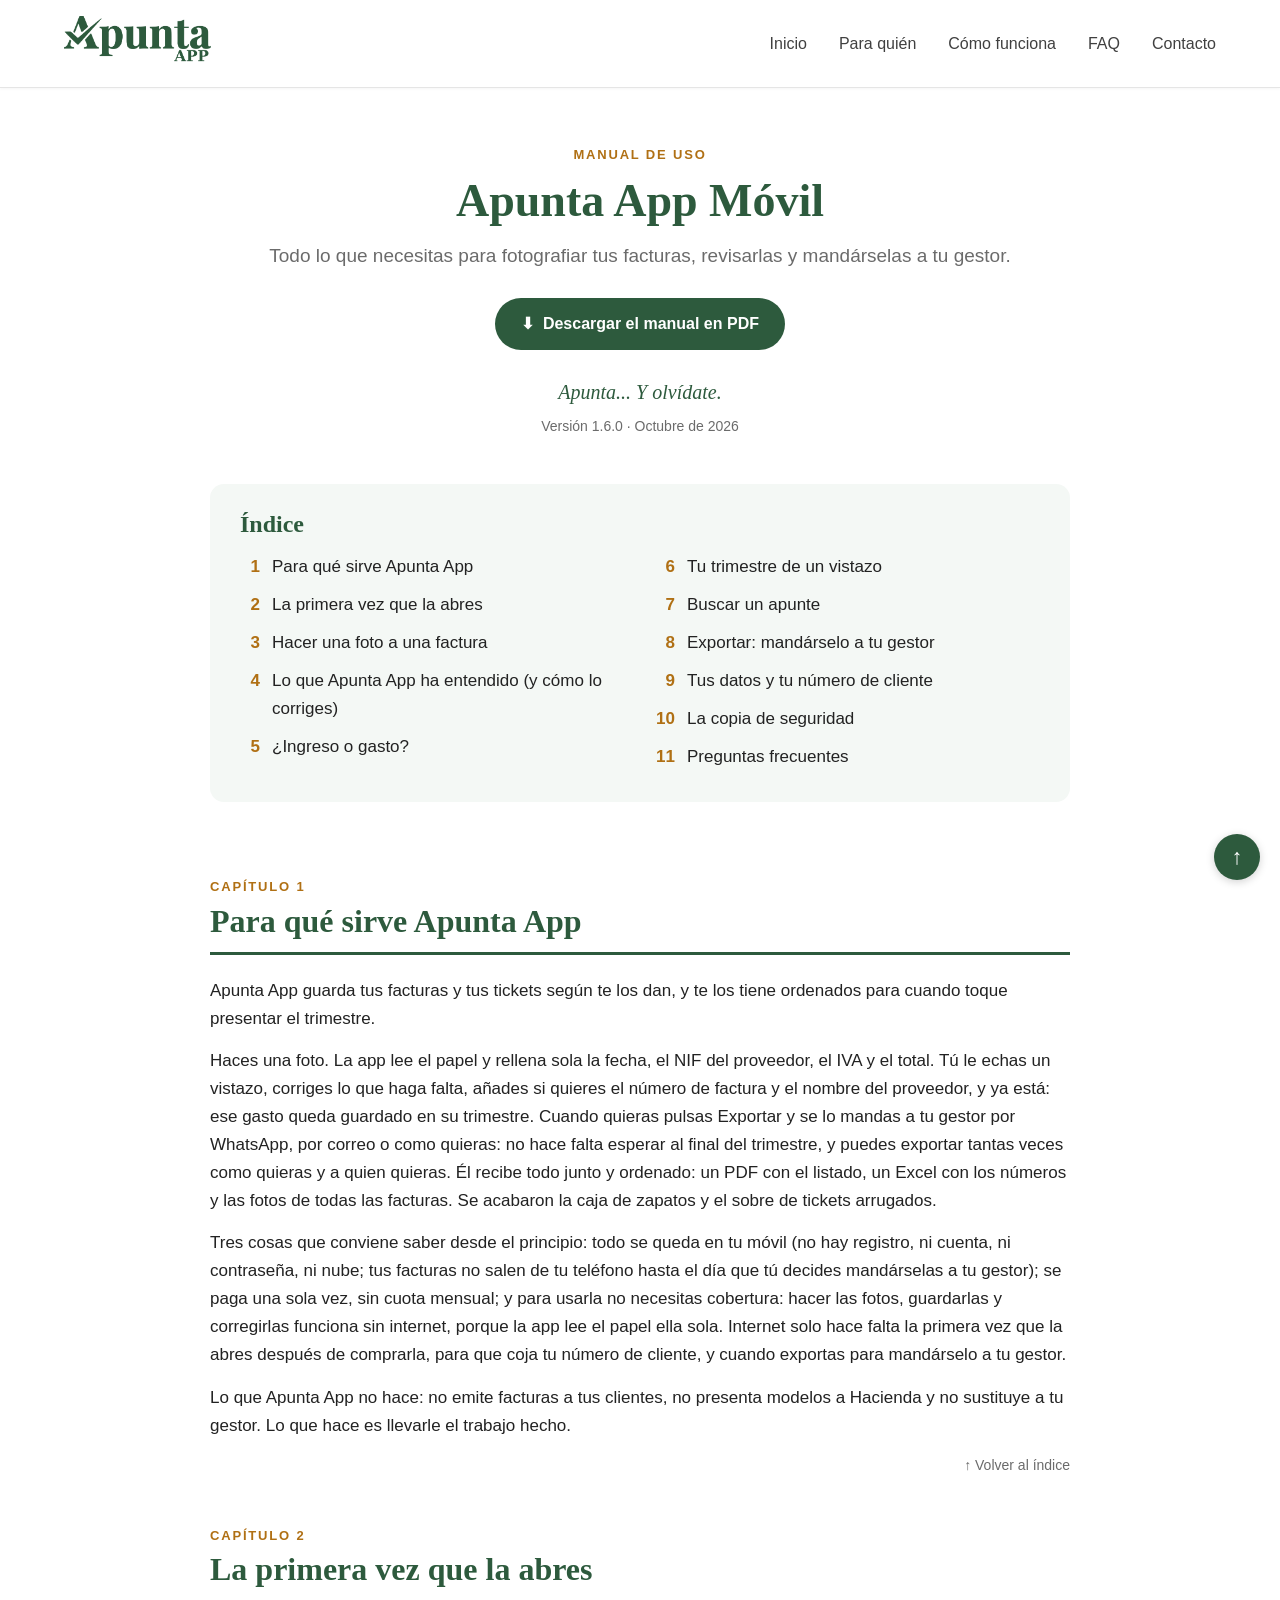
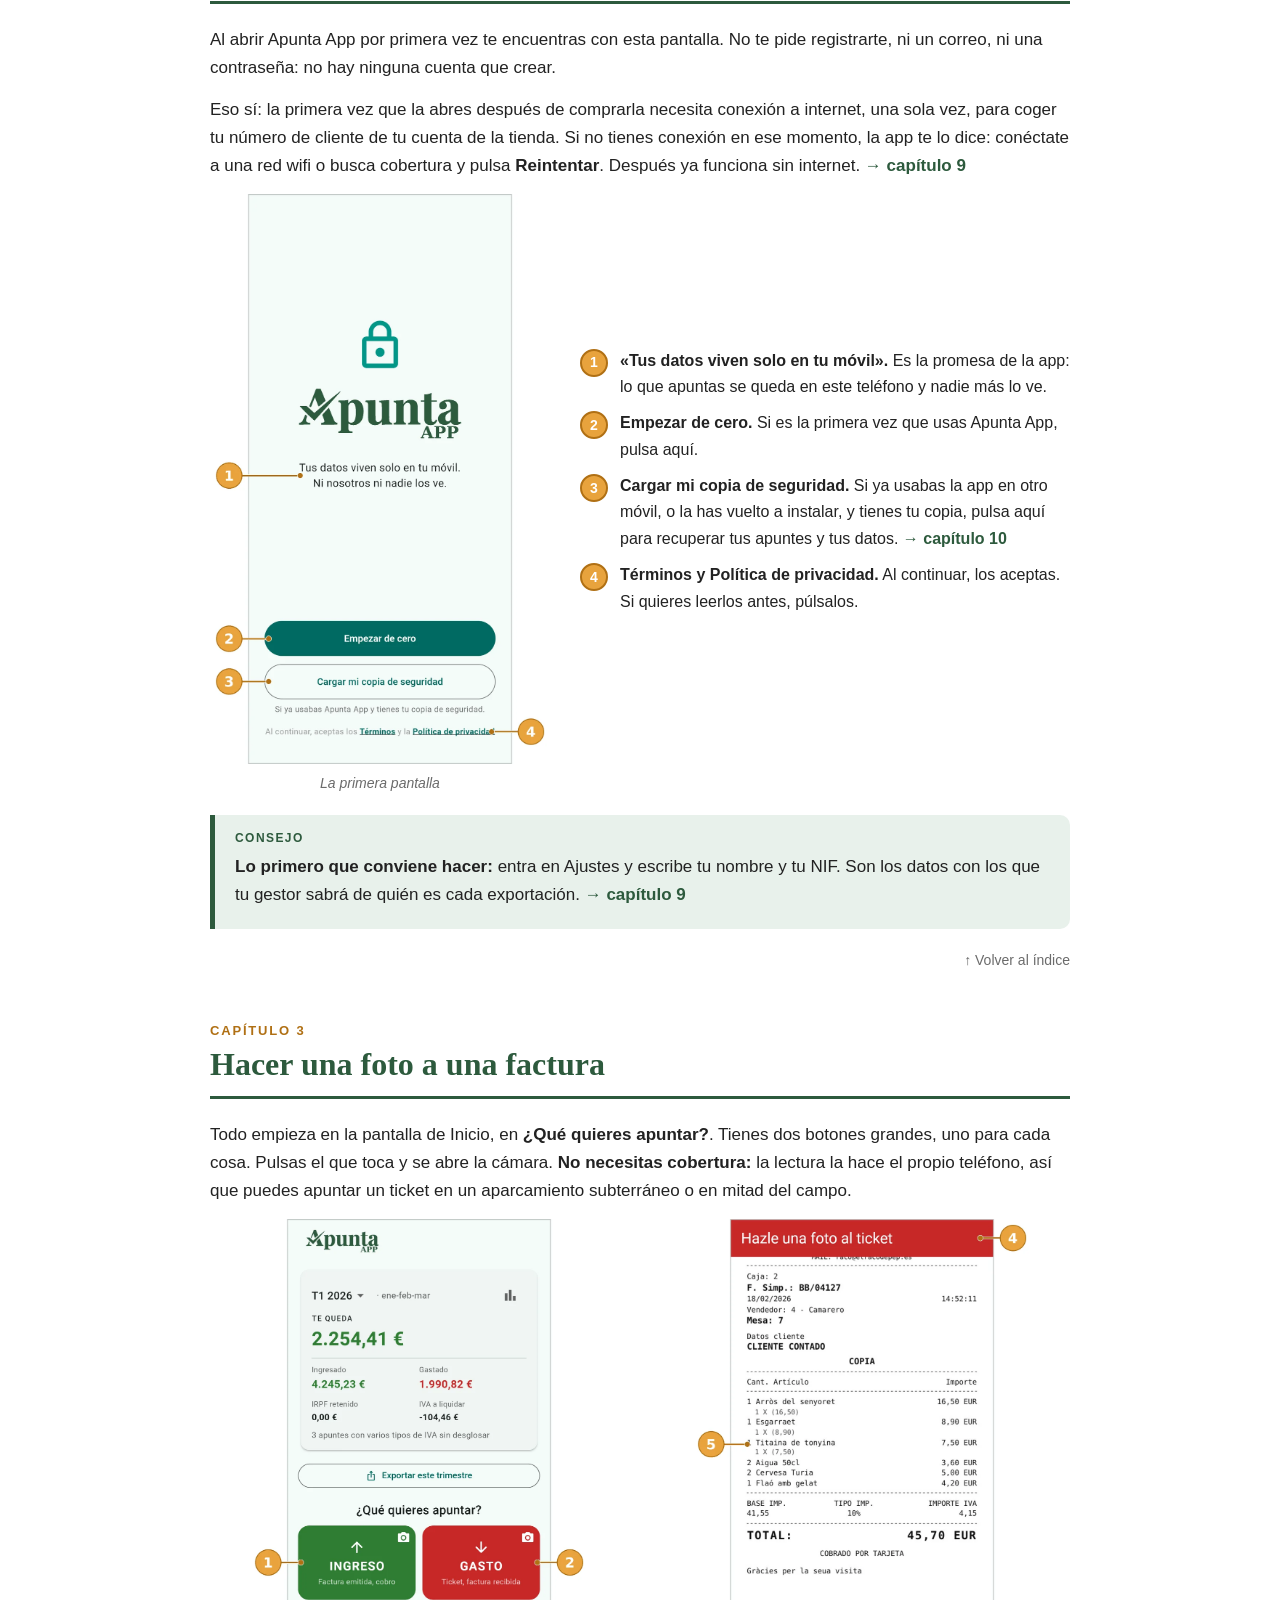
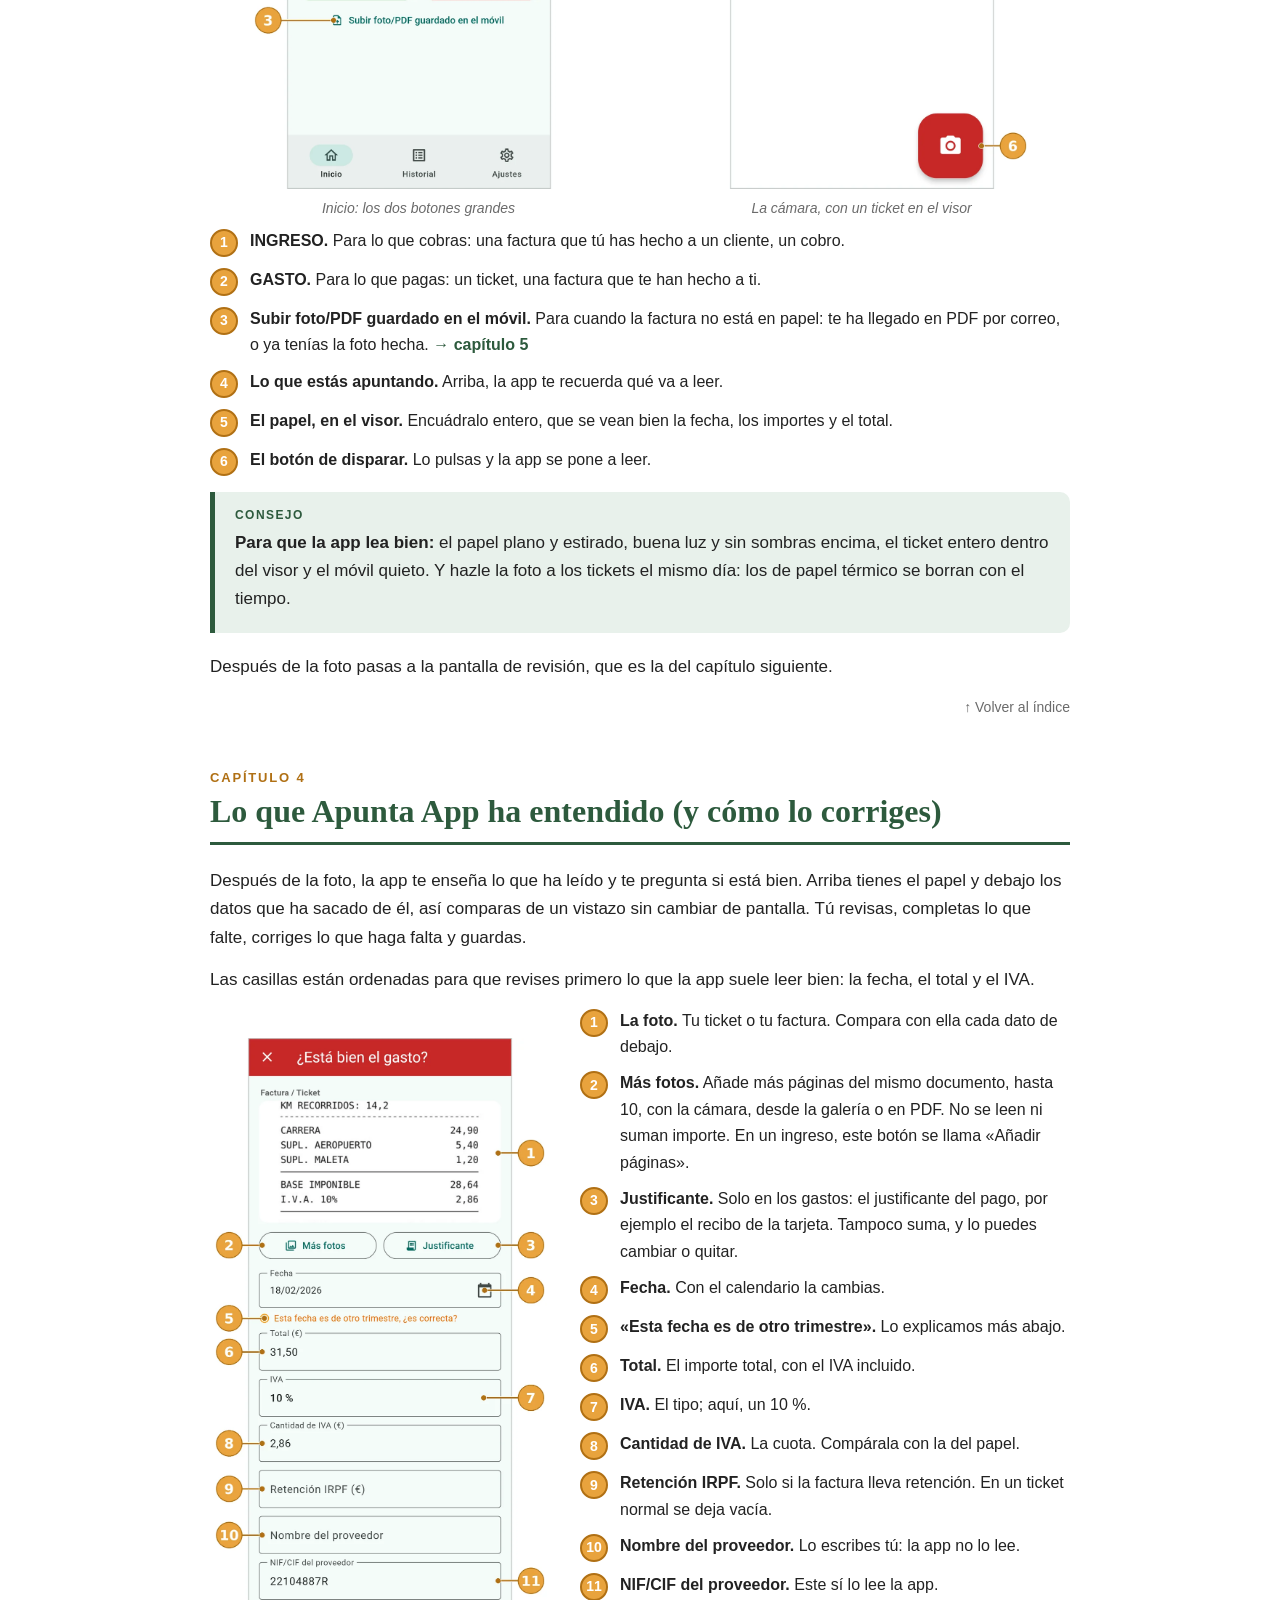
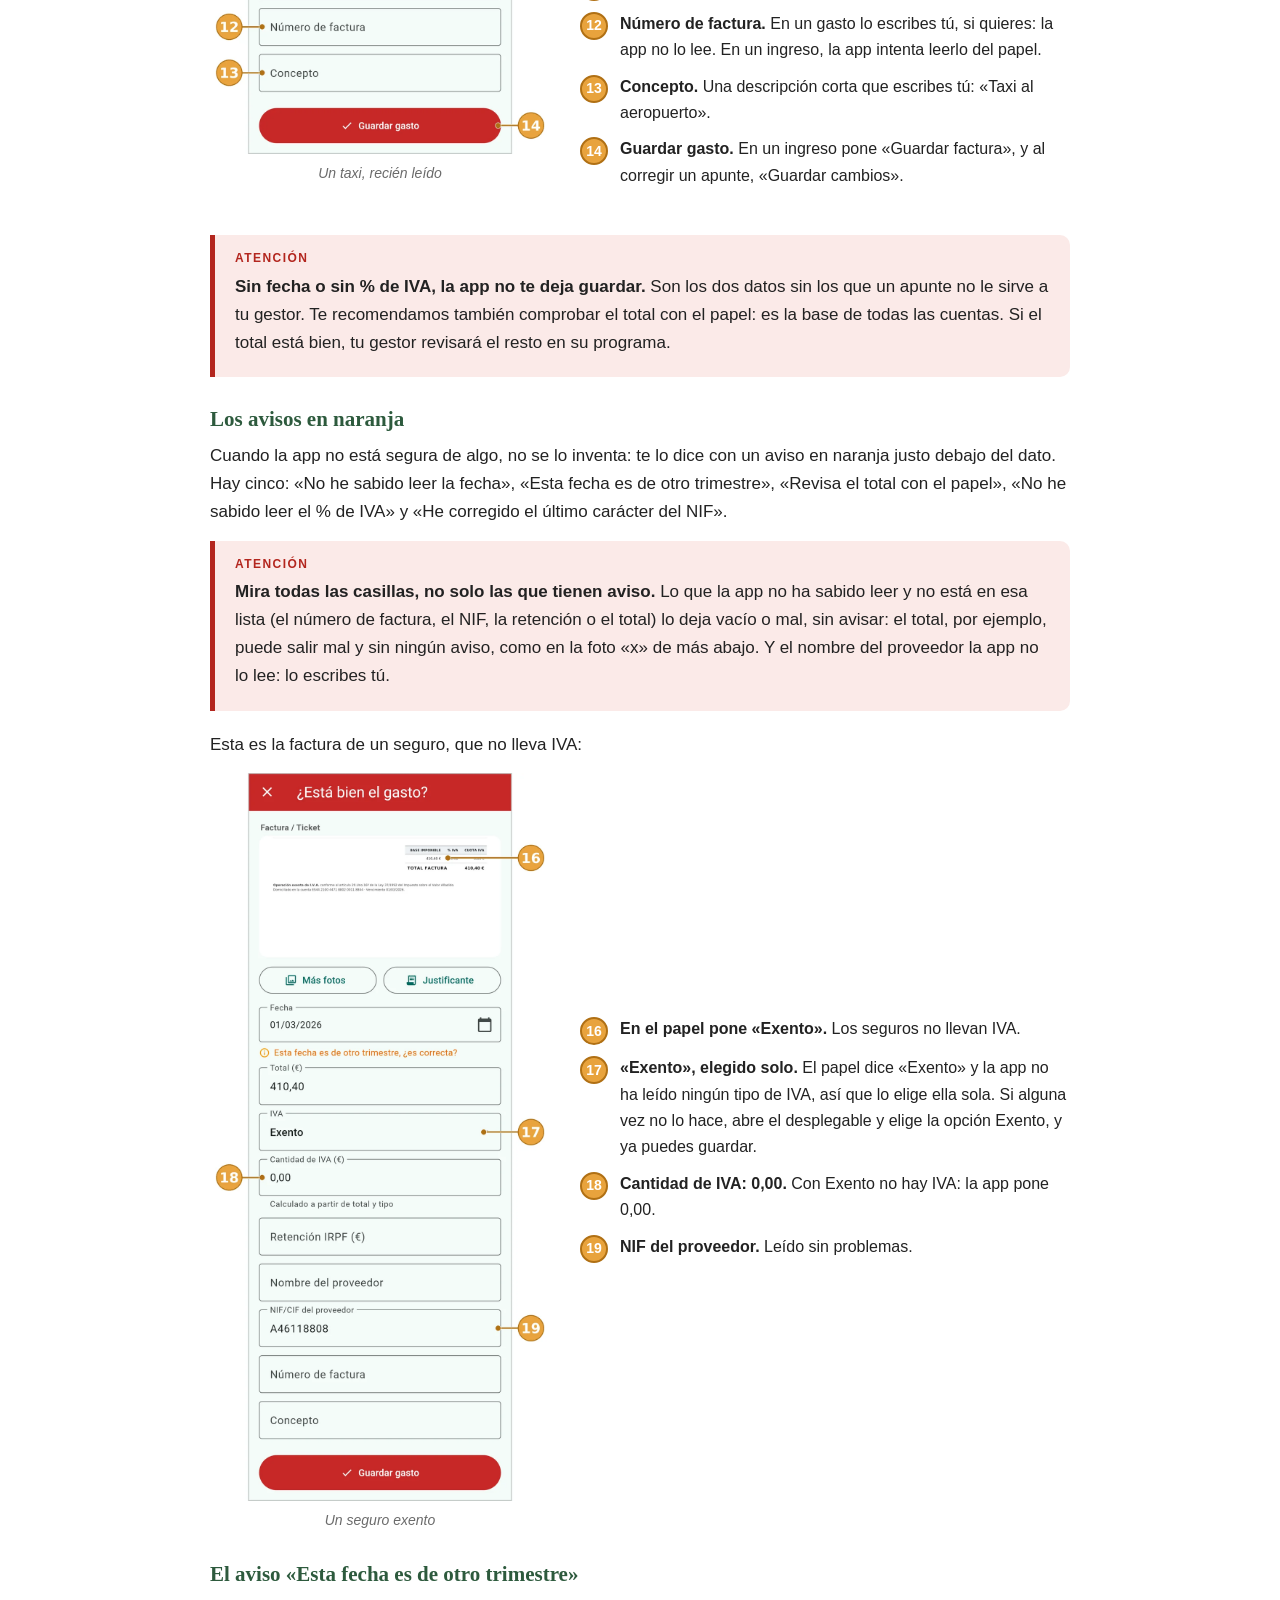
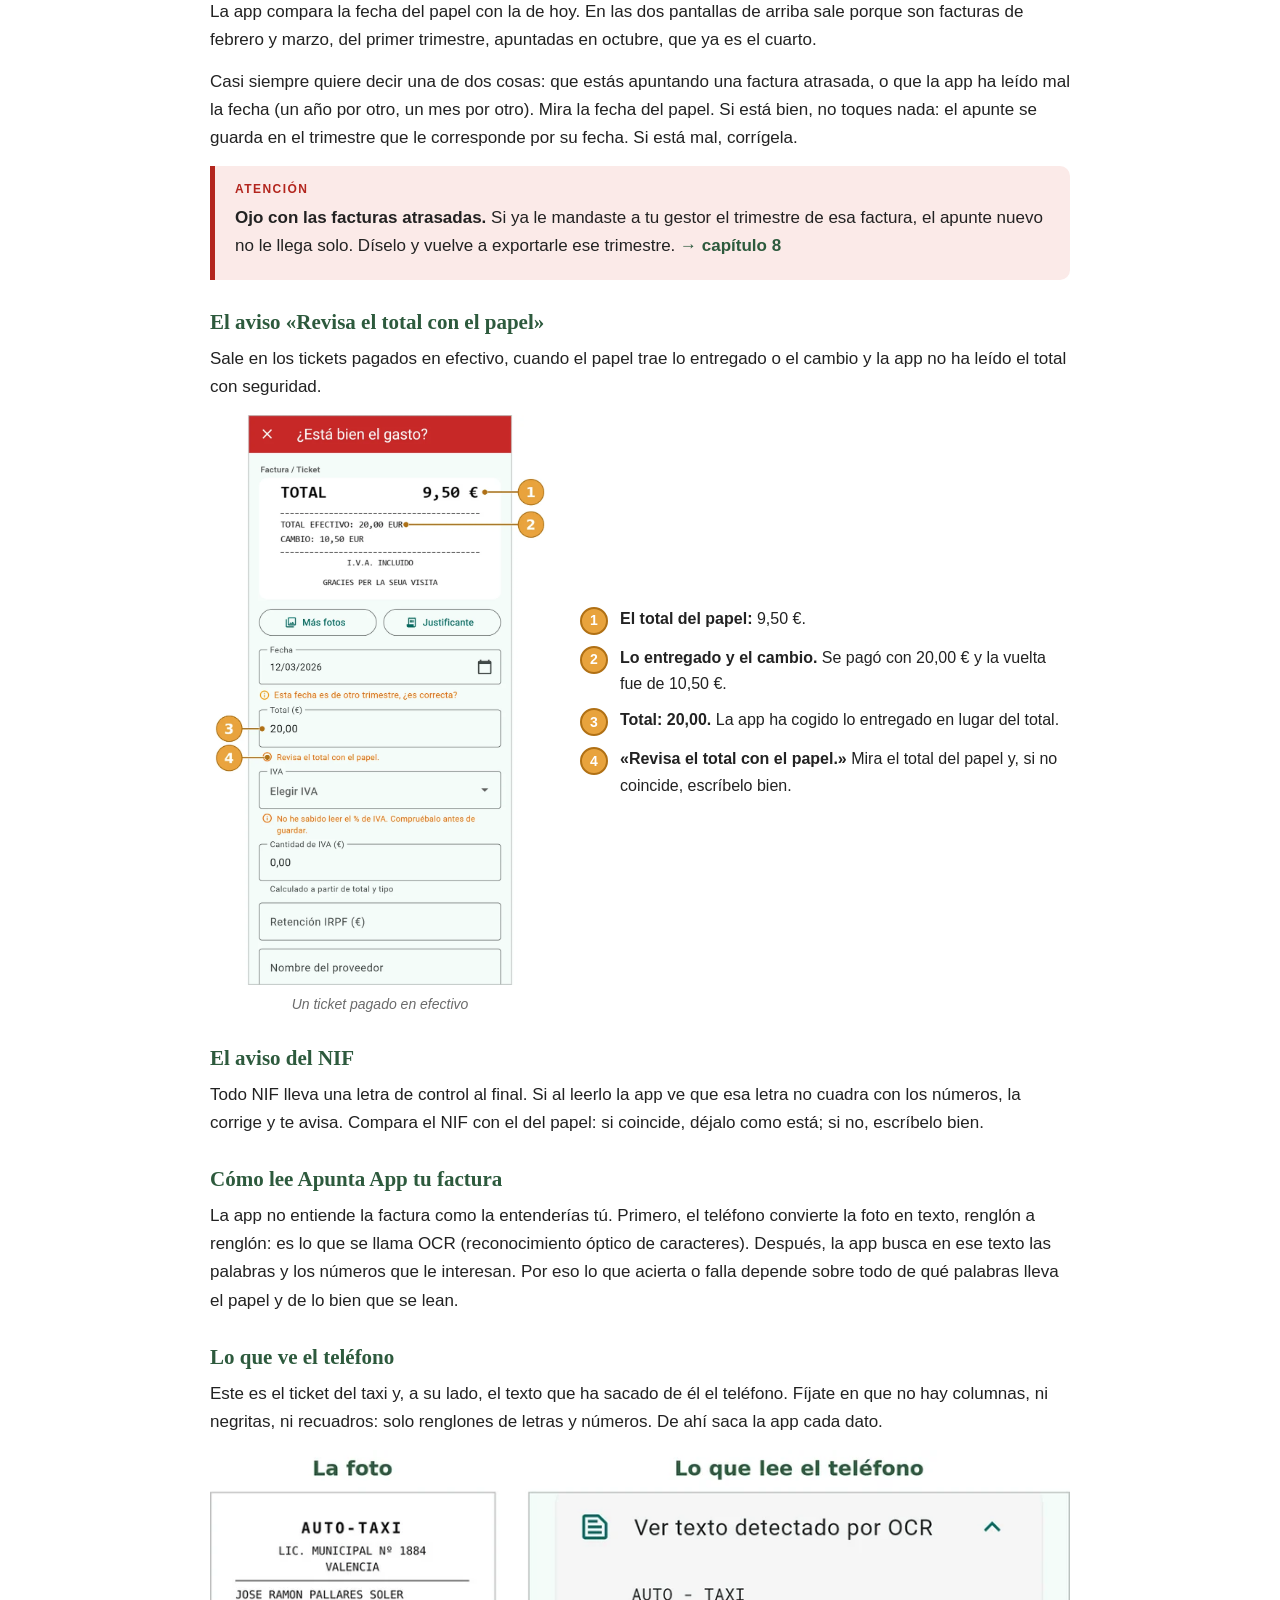
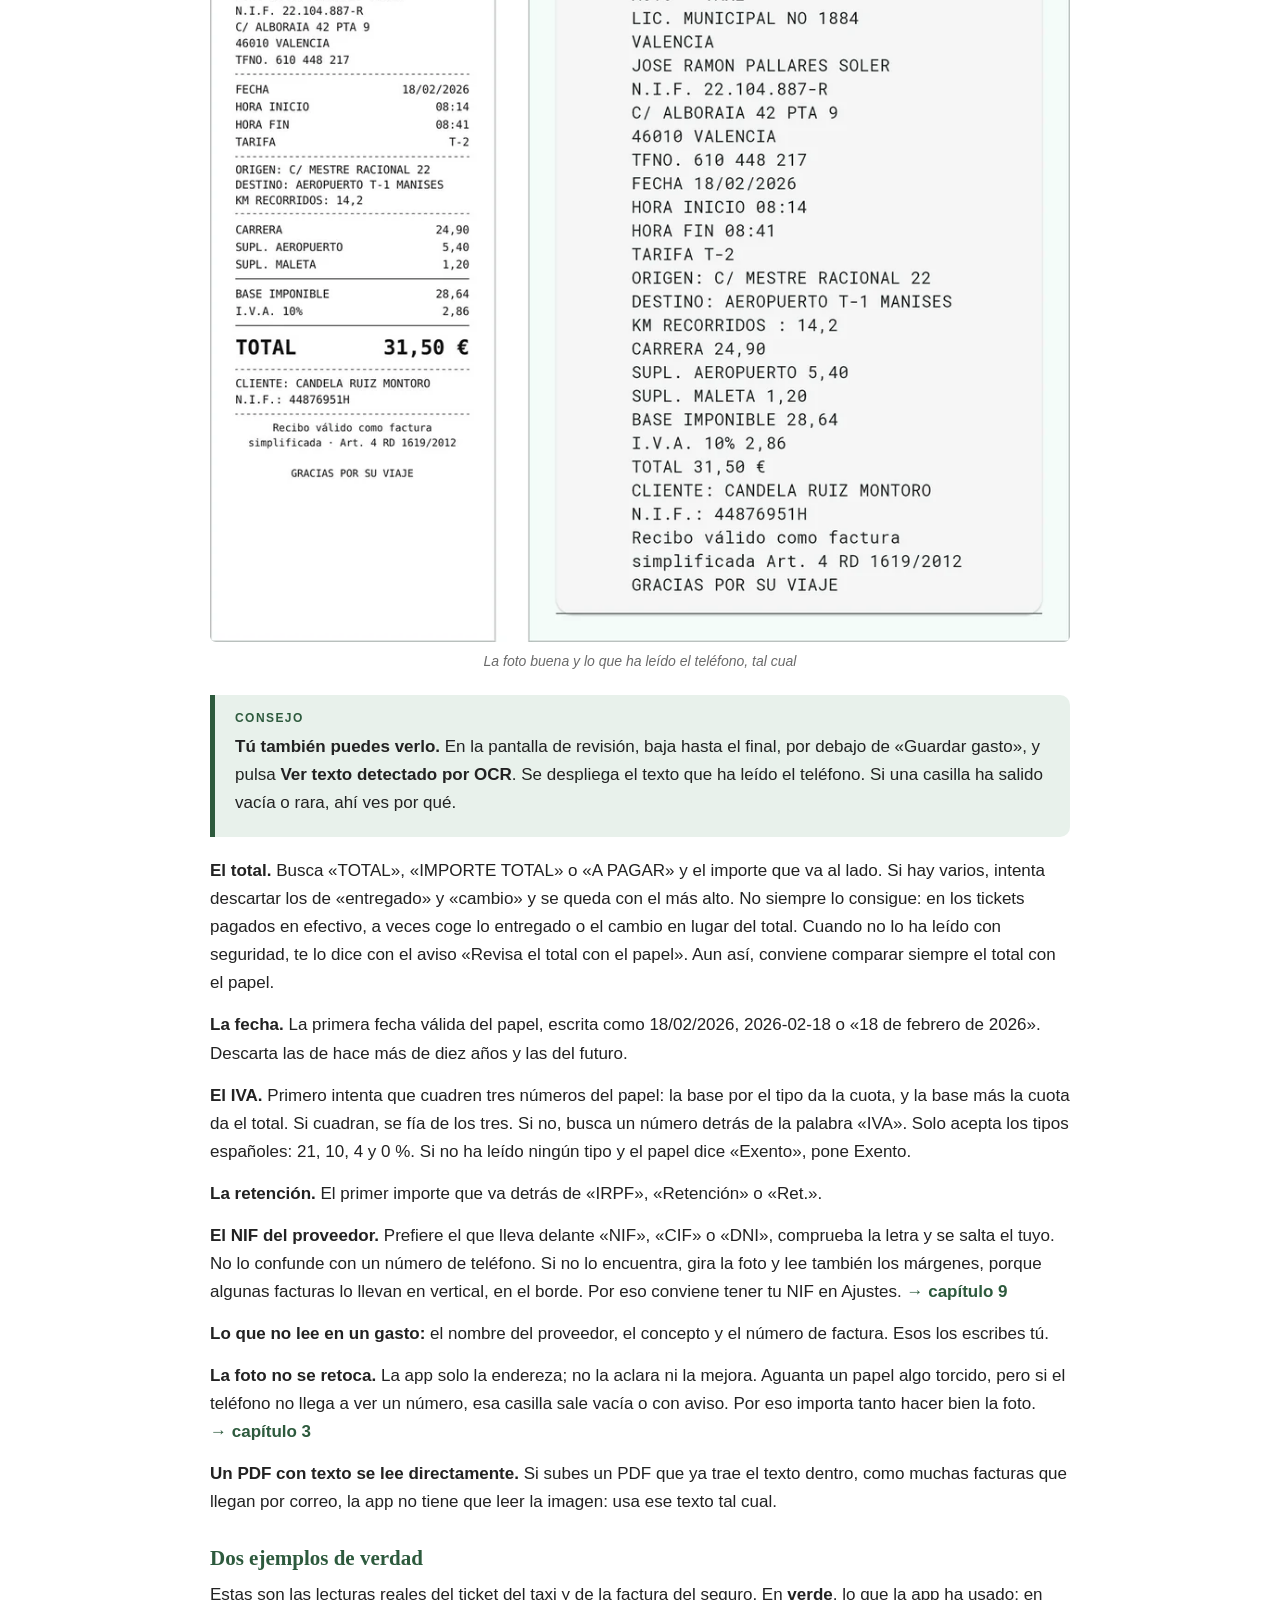
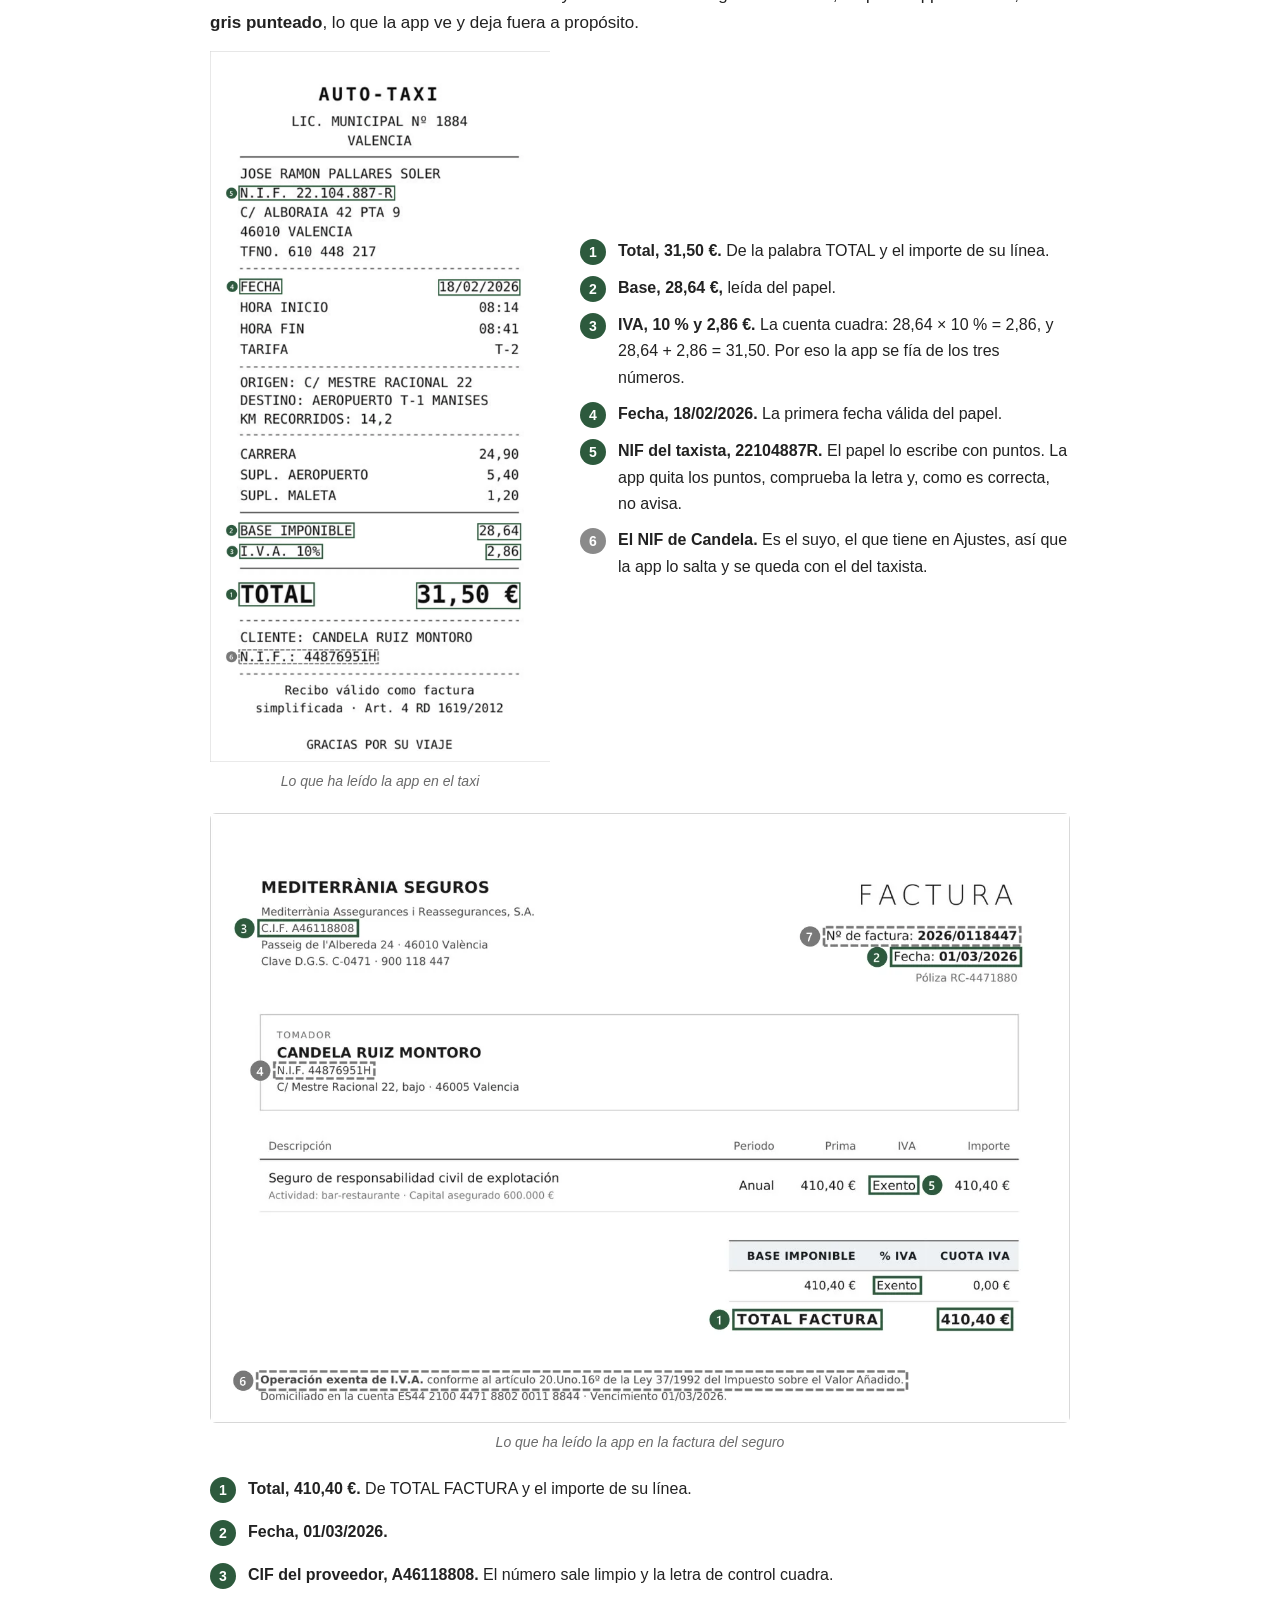
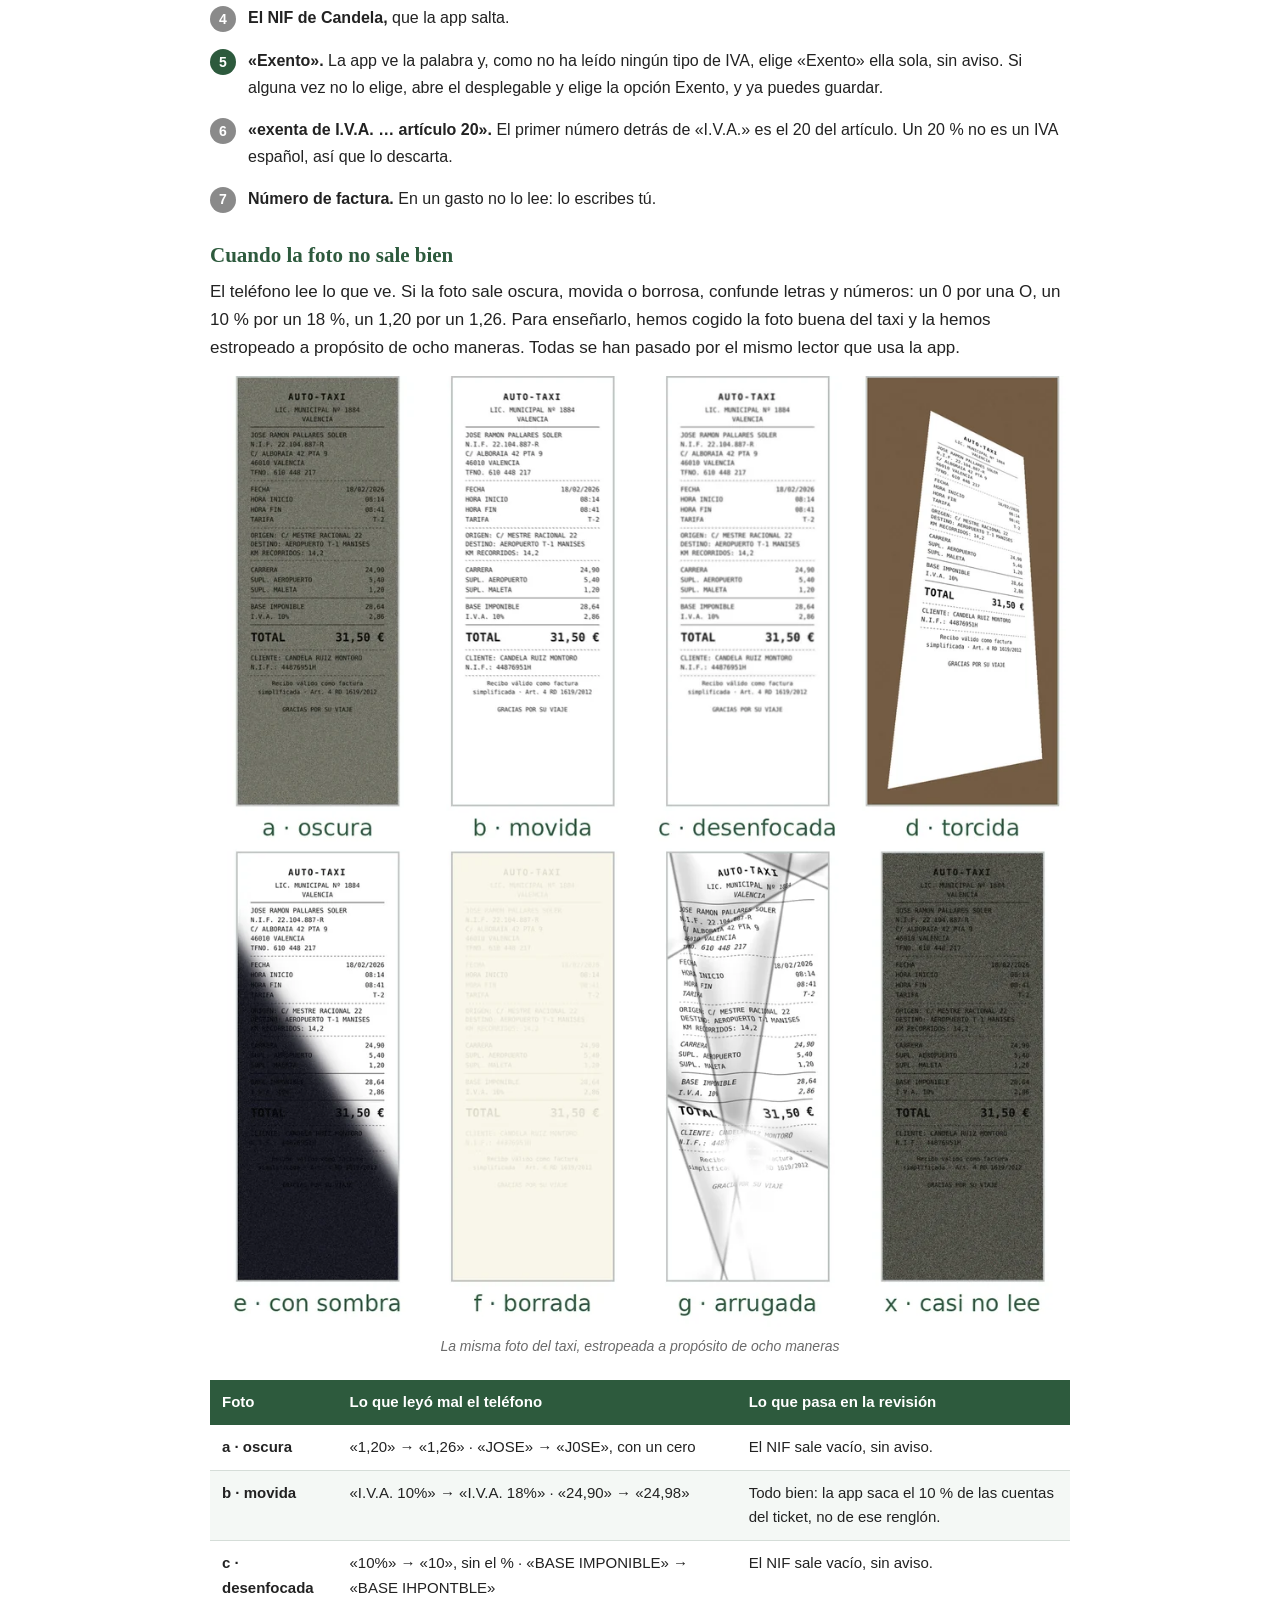
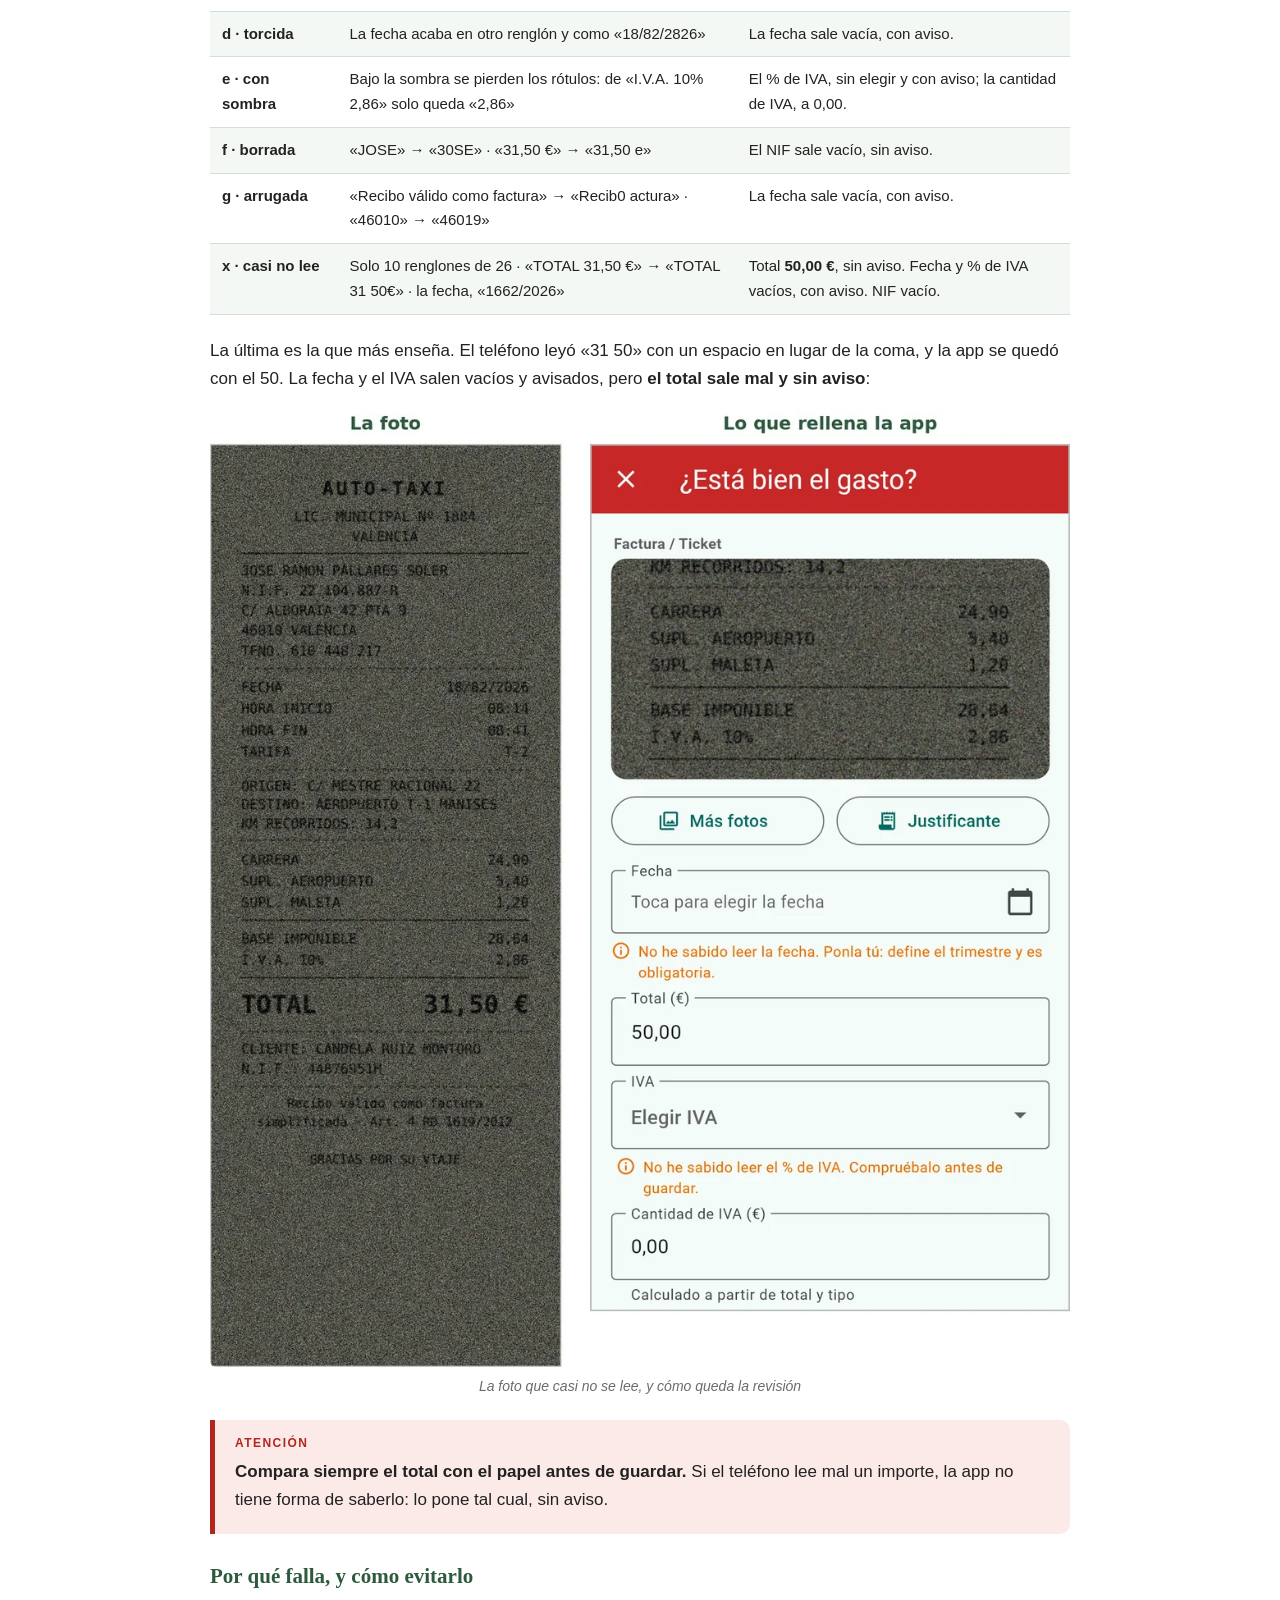
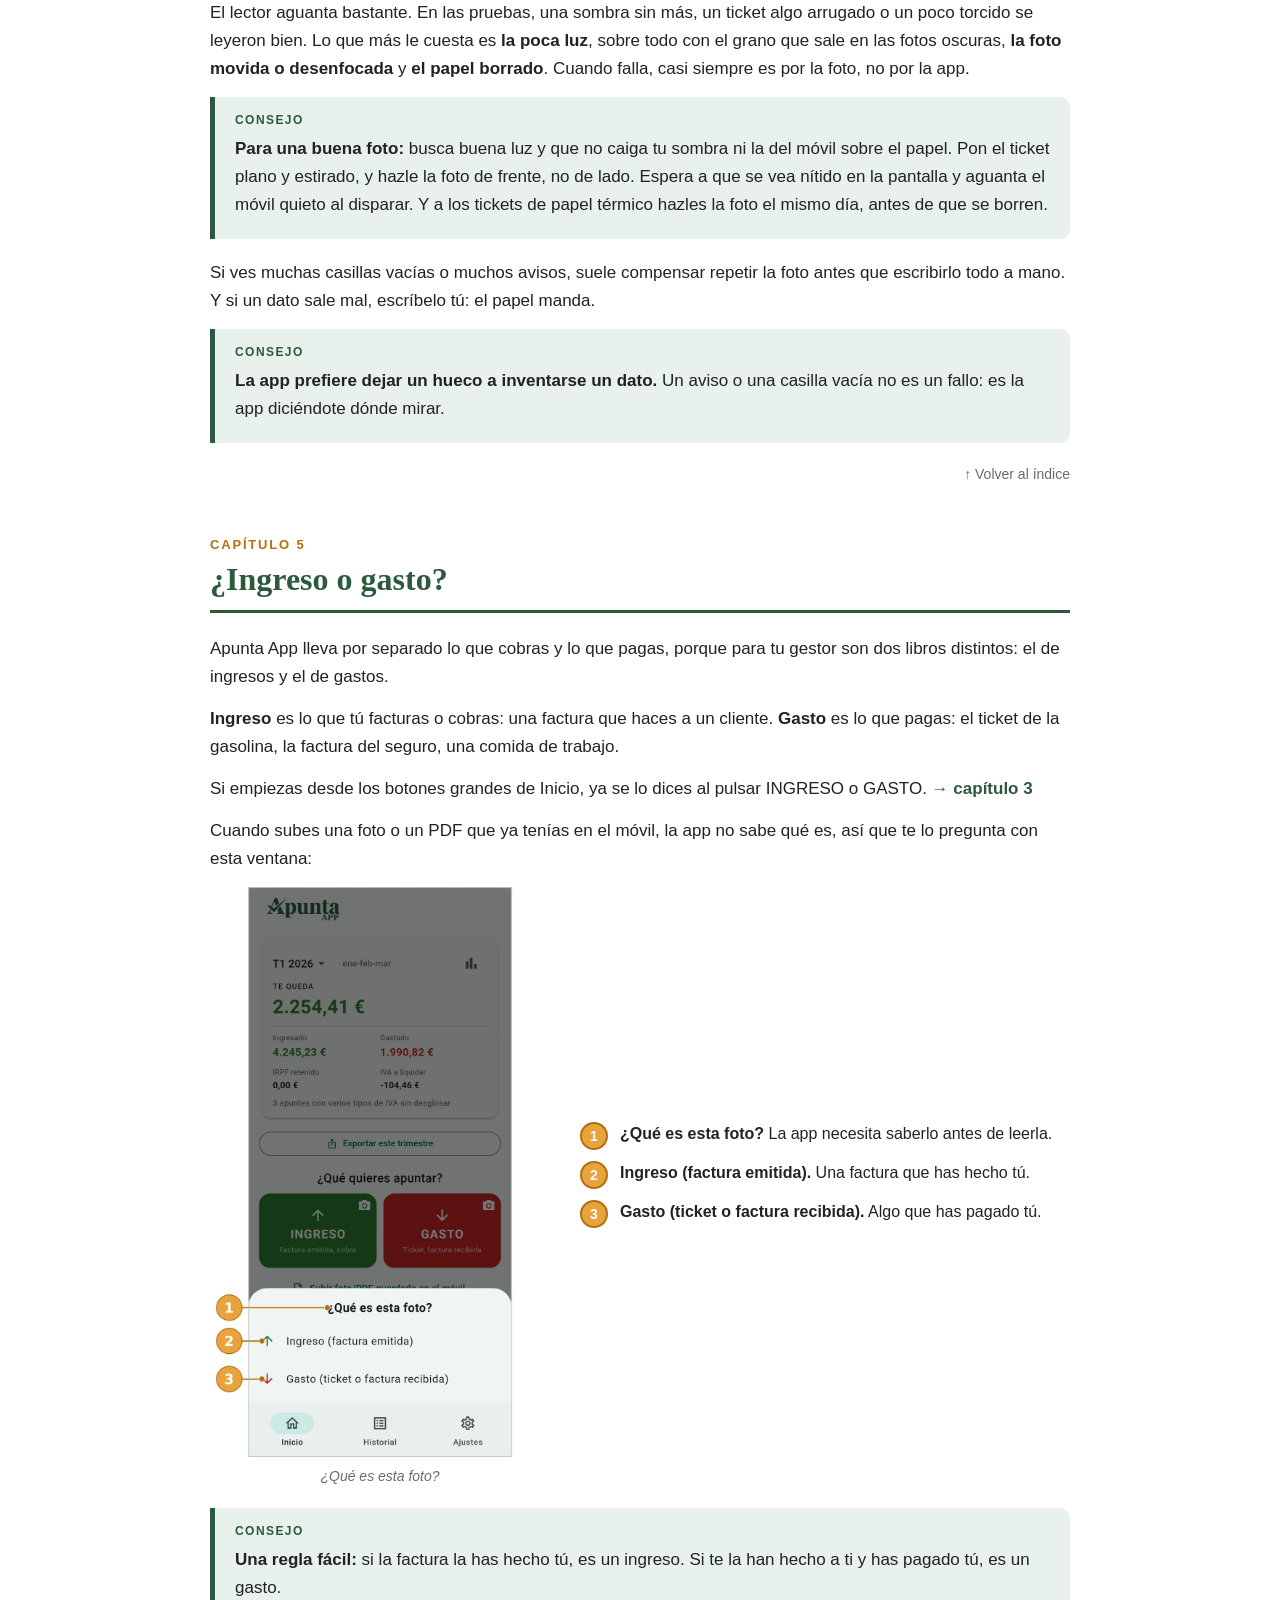
<file: manual-movil.html>
<!DOCTYPE html>
<html lang="es">
<head>
<meta charset="utf-8">
<meta name="viewport" content="width=device-width, initial-scale=1">
<title>Manual de Apunta App Móvil</title>
<meta name="description" content="Manual de uso de Apunta App Móvil: cómo fotografiar tus facturas, revisarlas y mandárselas a tu gestor.">
<meta name="keywords" content="apunta, manual apunta, app autónomos, facturas autónomo, OCR facturas, app gestor">
<meta name="author" content="Evolution Studios S.L.">
<meta name="robots" content="index, follow">

<!-- Open Graph para redes sociales -->
<meta property="og:title" content="Manual de Apunta App Móvil">
<meta property="og:description" content="Cómo fotografiar tus facturas, revisarlas y mandárselas a tu gestor.">
<meta property="og:url" content="https://apuntaapp.com/manual-movil.html">
<meta property="og:type" content="website">
<meta property="og:locale" content="es_ES">

<link rel="stylesheet" href="styles.css">
<link rel="icon" type="image/png" href="favicon.png">
<style>
/* ===== Manual de Apunta App Móvil — estilos propios, todos dentro de .manual ===== */
.manual {
  --m-serif: Georgia, 'Times New Roman', serif;
  --m-sans: -apple-system, BlinkMacSystemFont, 'Segoe UI', Roboto, Oxygen, Ubuntu, sans-serif;
  --m-verde: #2D5A3D; --m-verde-claro: #E8F1EB; --m-verde-fondo: #F4F8F5;
  --m-ambar: #E8A33D; --m-ambar-oscuro: #B07014;
  --m-rojo: #B3261E; --m-rojo-claro: #FBEAE8;
  --m-naranja: #D9730D; --m-gris: #6B6B6B; --m-texto: #222;
  font-family: var(--m-sans); color: var(--m-texto); line-height: 1.65; font-size: 17px;
  max-width: 900px; margin: 0 auto; padding: 0 20px 60px;
}
.manual * { box-sizing: border-box; }
.manual img { max-width: 100%; height: auto; display: block; }
.manual a { color: var(--m-verde); }
.manual .portada { text-align: center; padding: 56px 0 36px; }
.manual .portada .etiqueta { color: var(--m-ambar-oscuro); font-weight: 700; letter-spacing: .14em; font-size: 13px; text-transform: uppercase; margin: 0 0 10px; }
.manual .portada h1 { font-family: var(--m-serif); color: var(--m-verde); font-size: clamp(32px, 5vw, 46px); margin: 0 0 12px; line-height: 1.15; }
.manual .portada .sub { color: var(--m-gris); font-size: 19px; margin: 0 0 26px; }
.manual .portada .lema { font-family: var(--m-serif); font-style: italic; color: var(--m-verde); font-size: 20px; margin: 26px 0 6px; }
.manual .portada .version { color: var(--m-gris); font-size: 14px; margin: 0; }
.manual .boton-pdf { display: inline-flex; align-items: center; gap: 10px; background: var(--m-verde); color: #fff; text-decoration: none;
  font-weight: 600; padding: 13px 26px; border-radius: 999px; font-size: 16px; }
.manual .boton-pdf:hover { filter: brightness(1.12); }
.manual .indice { background: var(--m-verde-fondo); border-radius: 14px; padding: 26px 30px; margin: 10px 0 40px; }
.manual .indice h2 { font-family: var(--m-serif); color: var(--m-verde); margin: 0 0 14px; font-size: 24px; border: 0; padding: 0; }
.manual .indice ol { list-style: none; margin: 0; padding: 0; columns: 2; column-gap: 30px; }
.manual .indice li { break-inside: avoid; margin: 0 0 10px; }
.manual .indice a { display: flex; gap: 12px; align-items: baseline; text-decoration: none; color: var(--m-texto); }
.manual .indice a:hover { color: var(--m-verde); text-decoration: underline; }
.manual .indice .n { color: var(--m-ambar-oscuro); font-weight: 700; min-width: 20px; text-align: right; }
.manual .cap { padding-top: 34px; scroll-margin-top: 90px; }
.manual .cap-num { color: var(--m-ambar-oscuro); font-weight: 700; letter-spacing: .14em; font-size: 13px; text-transform: uppercase; margin: 0 0 4px; }
.manual h2 { font-family: var(--m-serif); color: var(--m-verde); font-size: clamp(26px, 3.6vw, 32px); line-height: 1.2;
  margin: 0 0 22px; padding-bottom: 12px; border-bottom: 3px solid var(--m-verde); }
.manual h3 { font-family: var(--m-serif); color: var(--m-verde); font-size: 21px; margin: 30px 0 10px; }
.manual p { margin: 0 0 14px; font-size: inherit; } /* la web pone 1.1rem a todo p */
.manual .ref { color: var(--m-verde); font-weight: 700; text-decoration: none; white-space: nowrap; }
.manual .ref:hover { text-decoration: underline; }
.manual .llamadas, .manual .marcas, .manual .lado-texto { margin: 0 0 16px; }
.manual .ll, .manual .mk { display: flex; gap: 12px; align-items: flex-start; margin: 0 0 10px; font-size: 16px; }
.manual .ll .n { flex: 0 0 28px; height: 28px; border-radius: 50%; background: var(--m-ambar); border: 2px solid var(--m-ambar-oscuro);
  color: #fff; font-weight: 700; font-size: 14px; display: flex; align-items: center; justify-content: center; margin-top: 1px; }
.manual .mk .n { flex: 0 0 26px; height: 26px; border-radius: 50%; color: #fff; font-weight: 700; font-size: 14px;
  display: flex; align-items: center; justify-content: center; margin-top: 1px; }
.manual .mk-verde .n { background: var(--m-verde); } .manual .mk-naranja .n { background: var(--m-naranja); } .manual .mk-gris .n { background: #8A8A8A; }
.manual .caja { border-left: 5px solid; border-radius: 0 10px 10px 0; padding: 14px 20px 6px; margin: 6px 0 20px; }
.manual .caja.consejo { background: var(--m-verde-claro); border-color: var(--m-verde); }
.manual .caja.atencion { background: var(--m-rojo-claro); border-color: var(--m-rojo); }
.manual .caja-tit { font-weight: 700; font-size: 12px; letter-spacing: .12em; text-transform: uppercase; margin: 0 0 4px; }
.manual .consejo .caja-tit { color: var(--m-verde); } .manual .atencion .caja-tit { color: var(--m-rojo); }
.manual figure { margin: 8px 0 22px; }
.manual figcaption { text-align: center; font-style: italic; color: var(--m-gris); font-size: 14px; margin-top: 8px; }
.manual figure.ancha img { margin: 0 auto; border-radius: 6px; }
.manual .fig-par { display: grid; grid-template-columns: 1fr 1fr; gap: 26px; margin: 10px 0 8px; }
.manual .fig-par figure { margin: 0; }
.manual figure.movil img { margin: 0 auto; max-width: 340px; width: 100%; }
.manual .fig-lado { display: grid; grid-template-columns: minmax(0, 340px) 1fr; gap: 30px; align-items: center; margin: 10px 0 20px; }
.manual .fig-lado figure { margin: 0; }
.manual .tabla { overflow-x: auto; margin: 6px 0 22px; }
.manual table { border-collapse: collapse; width: 100%; font-size: 15px; min-width: 560px; }
.manual th { background: var(--m-verde); color: #fff; text-align: left; padding: 10px 12px; font-weight: 600; }
.manual td { padding: 10px 12px; border-bottom: 1px solid #D5DDD8; vertical-align: top; }
.manual tbody tr:nth-child(even) td { background: var(--m-verde-fondo); }
.manual .volver { text-align: right; font-size: 14px; margin-top: 10px; }
.manual .volver a { color: var(--m-gris); text-decoration: none; }
.manual .volver a:hover { color: var(--m-verde); }
.manual .cierre { text-align: center; margin-top: 50px; padding-top: 26px; border-top: 1px solid #D5DDD8; }
.manual .cierre .lema { font-family: var(--m-serif); font-style: italic; color: var(--m-verde); font-size: 20px; margin-bottom: 18px; }
.manual .legal { color: #8A8A8A; font-size: 12.5px; max-width: 680px; margin: 18px auto 0; }
/* La flecha para volver al indice: siempre a la vista, abajo a la derecha.
   El verde y el redondeo del boton del PDF. Por debajo de la cabecera
   (z-index 100) y del visor de capturas (200). */
.manual .subir { position: fixed; right: 20px; bottom: 20px; z-index: 90; width: 46px; height: 46px; border-radius: 50%;
  display: flex; align-items: center; justify-content: center; background: var(--m-verde); color: #fff; text-decoration: none;
  font-size: 22px; font-weight: 700; line-height: 1; box-shadow: 0 2px 8px rgba(0,0,0,.18); }
.manual .subir:hover { filter: brightness(1.12); }
.manual .subir:focus-visible { outline: 3px solid var(--m-verde); outline-offset: 3px; }
@media (max-width: 720px) {
  .manual { font-size: 16px; }
  .manual .indice ol { columns: 1; }
  .manual .fig-par { grid-template-columns: 1fr 1fr; gap: 12px; }
  .manual .fig-lado { grid-template-columns: 1fr; gap: 14px; }
  .manual figure.movil img { max-width: 300px; }
}
</style>
</head>
<body>
    <!-- CABECERA -->
    <header class="header">
        <div class="contenedor">
            <a href="index.html" class="logo">
                <img src="logo-apunta.png" width="7922" height="2955" alt="Apunta" class="logo-imagen">
            </a>
            <nav class="navegacion">
                <ul>
                    <li><a href="autonomos.html#inicio">Inicio</a></li>
                    <li><a href="autonomos.html#para-quien">Para quién</a></li>
                    <li><a href="autonomos.html#como-funciona">Cómo funciona</a></li>
                    <li><a href="autonomos.html#faq">FAQ</a></li>
                    <li><a href="autonomos.html#contacto">Contacto</a></li>
                </ul>
            </nav>
        </div>
    </header>
<main class="manual">

<header class="portada">
  <p class="etiqueta">Manual de uso</p>
  <h1>Apunta App Móvil</h1>
  <p class="sub">Todo lo que necesitas para fotografiar tus facturas, revisarlas y mandárselas a tu gestor.</p>
  <a class="boton-pdf" href="manual-movil/Manual-Apunta-App-Movil.pdf" download>⬇&nbsp; Descargar el manual en PDF</a>
  <p class="lema">Apunta... Y olvídate.</p>
  <p class="version">Versión 1.6.0 · Octubre de 2026</p>
</header>

<nav class="indice" id="indice" aria-label="Índice del manual">
  <h2>Índice</h2>
  <ol>
<li><a href="#cap1"><span class="n">1</span>Para qué sirve Apunta App</a></li>
<li><a href="#cap2"><span class="n">2</span>La primera vez que la abres</a></li>
<li><a href="#cap3"><span class="n">3</span>Hacer una foto a una factura</a></li>
<li><a href="#cap4"><span class="n">4</span>Lo que Apunta App ha entendido (y cómo lo corriges)</a></li>
<li><a href="#cap5"><span class="n">5</span>¿Ingreso o gasto?</a></li>
<li><a href="#cap6"><span class="n">6</span>Tu trimestre de un vistazo</a></li>
<li><a href="#cap7"><span class="n">7</span>Buscar un apunte</a></li>
<li><a href="#cap8"><span class="n">8</span>Exportar: mandárselo a tu gestor</a></li>
<li><a href="#cap9"><span class="n">9</span>Tus datos y tu número de cliente</a></li>
<li><a href="#cap10"><span class="n">10</span>La copia de seguridad</a></li>
<li><a href="#cap11"><span class="n">11</span>Preguntas frecuentes</a></li>
  </ol>
</nav>

<section class="cap" id="cap1"><p class="cap-num">Capítulo 1</p><h2>Para qué sirve Apunta App</h2>
<p>Apunta App guarda tus facturas y tus tickets según te los dan, y te los tiene ordenados para cuando toque presentar el trimestre.</p>
<p>Haces una foto. La app lee el papel y rellena sola la fecha, el NIF del proveedor, el IVA y el total. Tú le echas un vistazo, corriges lo que haga falta, añades si quieres el número de factura y el nombre del proveedor, y ya está: ese gasto queda guardado en su trimestre. Cuando quieras pulsas Exportar y se lo mandas a tu gestor por WhatsApp, por correo o como quieras: no hace falta esperar al final del trimestre, y puedes exportar tantas veces como quieras y a quien quieras. Él recibe todo junto y ordenado: un PDF con el listado, un Excel con los números y las fotos de todas las facturas. Se acabaron la caja de zapatos y el sobre de tickets arrugados.</p>
<p>Tres cosas que conviene saber desde el principio: todo se queda en tu móvil (no hay registro, ni cuenta, ni contraseña, ni nube; tus facturas no salen de tu teléfono hasta el día que tú decides mandárselas a tu gestor); se paga una sola vez, sin cuota mensual; y para usarla no necesitas cobertura: hacer las fotos, guardarlas y corregirlas funciona sin internet, porque la app lee el papel ella sola. Internet solo hace falta la primera vez que la abres después de comprarla, para que coja tu número de cliente, y cuando exportas para mandárselo a tu gestor.</p>
<p>Lo que Apunta App no hace: no emite facturas a tus clientes, no presenta modelos a Hacienda y no sustituye a tu gestor. Lo que hace es llevarle el trabajo hecho.</p>
<p class="volver"><a href="#indice">↑ Volver al índice</a></p></section><section class="cap" id="cap2"><p class="cap-num">Capítulo 2</p><h2>La primera vez que la abres</h2>
<p>Al abrir Apunta App por primera vez te encuentras con esta pantalla. No te pide registrarte, ni un correo, ni una contraseña: no hay ninguna cuenta que crear.</p>
<p>Eso sí: la primera vez que la abres después de comprarla necesita conexión a internet, una sola vez, para coger tu número de cliente de tu cuenta de la tienda. Si no tienes conexión en ese momento, la app te lo dice: conéctate a una red wifi o busca cobertura y pulsa <strong>Reintentar</strong>. Después ya funciona sin internet. <a class="ref" href="#cap9">→ capítulo 9</a></p>
<div class="fig-lado"><figure class="movil"><img src="manual-movil/c2_01.webp" width="936" height="1569" alt="La primera pantalla" loading="lazy"><figcaption>La primera pantalla</figcaption></figure><div class="lado-texto"><p class="ll"><span class="n">1</span><span class="t"><strong>«Tus datos viven solo en tu móvil».</strong> Es la promesa de la app: lo que apuntas se queda en este teléfono y nadie más lo ve.</span></p><p class="ll"><span class="n">2</span><span class="t"><strong>Empezar de cero.</strong> Si es la primera vez que usas Apunta App, pulsa aquí.</span></p><p class="ll"><span class="n">3</span><span class="t"><strong>Cargar mi copia de seguridad.</strong> Si ya usabas la app en otro móvil, o la has vuelto a instalar, y tienes tu copia, pulsa aquí para recuperar tus apuntes y tus datos. <a class="ref" href="#cap10">→ capítulo 10</a></span></p><p class="ll"><span class="n">4</span><span class="t"><strong>Términos y Política de privacidad.</strong> Al continuar, los aceptas. Si quieres leerlos antes, púlsalos.</span></p></div></div>
<div class="caja consejo"><p class="caja-tit">Consejo</p><p><strong>Lo primero que conviene hacer:</strong> entra en Ajustes y escribe tu nombre y tu NIF. Son los datos con los que tu gestor sabrá de quién es cada exportación. <a class="ref" href="#cap9">→ capítulo 9</a></p></div>
<p class="volver"><a href="#indice">↑ Volver al índice</a></p></section><section class="cap" id="cap3"><p class="cap-num">Capítulo 3</p><h2>Hacer una foto a una factura</h2>
<p>Todo empieza en la pantalla de Inicio, en <strong>¿Qué quieres apuntar?</strong>. Tienes dos botones grandes, uno para cada cosa. Pulsas el que toca y se abre la cámara. <strong>No necesitas cobertura:</strong> la lectura la hace el propio teléfono, así que puedes apuntar un ticket en un aparcamiento subterráneo o en mitad del campo.</p>
<div class="fig-par"><figure class="movil"><img src="manual-movil/c3_08.webp" width="936" height="1569" alt="Inicio: los dos botones grandes" loading="lazy"><figcaption>Inicio: los dos botones grandes</figcaption></figure><figure class="movil"><img src="manual-movil/c3_04.webp" width="936" height="1569" alt="La cámara, con un ticket en el visor" loading="lazy"><figcaption>La cámara, con un ticket en el visor</figcaption></figure></div>
<div class="llamadas"><p class="ll"><span class="n">1</span><span class="t"><strong>INGRESO.</strong> Para lo que cobras: una factura que tú has hecho a un cliente, un cobro.</span></p><p class="ll"><span class="n">2</span><span class="t"><strong>GASTO.</strong> Para lo que pagas: un ticket, una factura que te han hecho a ti.</span></p><p class="ll"><span class="n">3</span><span class="t"><strong>Subir foto/PDF guardado en el móvil.</strong> Para cuando la factura no está en papel: te ha llegado en PDF por correo, o ya tenías la foto hecha. <a class="ref" href="#cap5">→ capítulo 5</a></span></p><p class="ll"><span class="n">4</span><span class="t"><strong>Lo que estás apuntando.</strong> Arriba, la app te recuerda qué va a leer.</span></p><p class="ll"><span class="n">5</span><span class="t"><strong>El papel, en el visor.</strong> Encuádralo entero, que se vean bien la fecha, los importes y el total.</span></p><p class="ll"><span class="n">6</span><span class="t"><strong>El botón de disparar.</strong> Lo pulsas y la app se pone a leer.</span></p></div>
<div class="caja consejo"><p class="caja-tit">Consejo</p><p><strong>Para que la app lea bien:</strong> el papel plano y estirado, buena luz y sin sombras encima, el ticket entero dentro del visor y el móvil quieto. Y hazle la foto a los tickets el mismo día: los de papel térmico se borran con el tiempo.</p></div>
<p>Después de la foto pasas a la pantalla de revisión, que es la del capítulo siguiente.</p>
<p class="volver"><a href="#indice">↑ Volver al índice</a></p></section><section class="cap" id="cap4"><p class="cap-num">Capítulo 4</p><h2>Lo que Apunta App ha entendido (y cómo lo corriges)</h2>
<p>Después de la foto, la app te enseña lo que ha leído y te pregunta si está bien. Arriba tienes el papel y debajo los datos que ha sacado de él, así comparas de un vistazo sin cambiar de pantalla. Tú revisas, completas lo que falte, corriges lo que haga falta y guardas.</p>
<p>Las casillas están ordenadas para que revises primero lo que la app suele leer bien: la fecha, el total y el IVA.</p>
<div class="fig-lado"><figure class="movil"><img src="manual-movil/c4_05.webp" width="936" height="1969" alt="Un taxi, recién leído" loading="lazy"><figcaption>Un taxi, recién leído</figcaption></figure><div class="lado-texto"><p class="ll"><span class="n">1</span><span class="t"><strong>La foto.</strong> Tu ticket o tu factura. Compara con ella cada dato de debajo.</span></p><p class="ll"><span class="n">2</span><span class="t"><strong>Más fotos.</strong> Añade más páginas del mismo documento, hasta 10, con la cámara, desde la galería o en PDF. No se leen ni suman importe. En un ingreso, este botón se llama «Añadir páginas».</span></p><p class="ll"><span class="n">3</span><span class="t"><strong>Justificante.</strong> Solo en los gastos: el justificante del pago, por ejemplo el recibo de la tarjeta. Tampoco suma, y lo puedes cambiar o quitar.</span></p><p class="ll"><span class="n">4</span><span class="t"><strong>Fecha.</strong> Con el calendario la cambias.</span></p><p class="ll"><span class="n">5</span><span class="t"><strong>«Esta fecha es de otro trimestre».</strong> Lo explicamos más abajo.</span></p><p class="ll"><span class="n">6</span><span class="t"><strong>Total.</strong> El importe total, con el IVA incluido.</span></p><p class="ll"><span class="n">7</span><span class="t"><strong>IVA.</strong> El tipo; aquí, un 10 %.</span></p><p class="ll"><span class="n">8</span><span class="t"><strong>Cantidad de IVA.</strong> La cuota. Compárala con la del papel.</span></p><p class="ll"><span class="n">9</span><span class="t"><strong>Retención IRPF.</strong> Solo si la factura lleva retención. En un ticket normal se deja vacía.</span></p><p class="ll"><span class="n">10</span><span class="t"><strong>Nombre del proveedor.</strong> Lo escribes tú: la app no lo lee.</span></p><p class="ll"><span class="n">11</span><span class="t"><strong>NIF/CIF del proveedor.</strong> Este sí lo lee la app.</span></p><p class="ll"><span class="n">12</span><span class="t"><strong>Número de factura.</strong> En un gasto lo escribes tú, si quieres: la app no lo lee. En un ingreso, la app intenta leerlo del papel.</span></p><p class="ll"><span class="n">13</span><span class="t"><strong>Concepto.</strong> Una descripción corta que escribes tú: «Taxi al aeropuerto».</span></p><p class="ll"><span class="n">14</span><span class="t"><strong>Guardar gasto.</strong> En un ingreso pone «Guardar factura», y al corregir un apunte, «Guardar cambios».</span></p></div></div>
<div class="caja atencion"><p class="caja-tit">Atención</p><p><strong>Sin fecha o sin % de IVA, la app no te deja guardar.</strong> Son los dos datos sin los que un apunte no le sirve a tu gestor. Te recomendamos también comprobar el total con el papel: es la base de todas las cuentas. Si el total está bien, tu gestor revisará el resto en su programa.</p></div>
<h3>Los avisos en naranja</h3>
<p>Cuando la app no está segura de algo, no se lo inventa: te lo dice con un aviso en naranja justo debajo del dato. Hay cinco: «No he sabido leer la fecha», «Esta fecha es de otro trimestre», «Revisa el total con el papel», «No he sabido leer el % de IVA» y «He corregido el último carácter del NIF».</p>
<div class="caja atencion"><p class="caja-tit">Atención</p><p><strong>Mira todas las casillas, no solo las que tienen aviso.</strong> Lo que la app no ha sabido leer y no está en esa lista (el número de factura, el NIF, la retención o el total) lo deja vacío o mal, sin avisar: el total, por ejemplo, puede salir mal y sin ningún aviso, como en la foto «x» de más abajo. Y el nombre del proveedor la app no lo lee: lo escribes tú.</p></div>
<p>Esta es la factura de un seguro, que no lleva IVA:</p>
<div class="fig-lado"><figure class="movil"><img src="manual-movil/c4_06.webp" width="936" height="2006" alt="Un seguro exento" loading="lazy"><figcaption>Un seguro exento</figcaption></figure><div class="lado-texto"><p class="ll"><span class="n">16</span><span class="t"><strong>En el papel pone «Exento».</strong> Los seguros no llevan IVA.</span></p><p class="ll"><span class="n">17</span><span class="t"><strong>«Exento», elegido solo.</strong> El papel dice «Exento» y la app no ha leído ningún tipo de IVA, así que lo elige ella sola. Si alguna vez no lo hace, abre el desplegable y elige la opción Exento, y ya puedes guardar.</span></p><p class="ll"><span class="n">18</span><span class="t"><strong>Cantidad de IVA: 0,00.</strong> Con Exento no hay IVA: la app pone 0,00.</span></p><p class="ll"><span class="n">19</span><span class="t"><strong>NIF del proveedor.</strong> Leído sin problemas.</span></p></div></div>
<h3>El aviso «Esta fecha es de otro trimestre»</h3>
<p>La app compara la fecha del papel con la de hoy. En las dos pantallas de arriba sale porque son facturas de febrero y marzo, del primer trimestre, apuntadas en octubre, que ya es el cuarto.</p>
<p>Casi siempre quiere decir una de dos cosas: que estás apuntando una factura atrasada, o que la app ha leído mal la fecha (un año por otro, un mes por otro). Mira la fecha del papel. Si está bien, no toques nada: el apunte se guarda en el trimestre que le corresponde por su fecha. Si está mal, corrígela.</p>
<div class="caja atencion"><p class="caja-tit">Atención</p><p><strong>Ojo con las facturas atrasadas.</strong> Si ya le mandaste a tu gestor el trimestre de esa factura, el apunte nuevo no le llega solo. Díselo y vuelve a exportarle ese trimestre. <a class="ref" href="#cap8">→ capítulo 8</a></p></div>
<h3>El aviso «Revisa el total con el papel»</h3>
<p>Sale en los tickets pagados en efectivo, cuando el papel trae lo entregado o el cambio y la app no ha leído el total con seguridad.</p>
<div class="fig-lado"><figure class="movil"><img src="manual-movil/c4_16.webp" width="936" height="1569" alt="Un ticket pagado en efectivo" loading="lazy"><figcaption>Un ticket pagado en efectivo</figcaption></figure><div class="lado-texto"><p class="ll"><span class="n">1</span><span class="t"><strong>El total del papel:</strong> 9,50 €.</span></p><p class="ll"><span class="n">2</span><span class="t"><strong>Lo entregado y el cambio.</strong> Se pagó con 20,00 € y la vuelta fue de 10,50 €.</span></p><p class="ll"><span class="n">3</span><span class="t"><strong>Total: 20,00.</strong> La app ha cogido lo entregado en lugar del total.</span></p><p class="ll"><span class="n">4</span><span class="t"><strong>«Revisa el total con el papel.»</strong> Mira el total del papel y, si no coincide, escríbelo bien.</span></p></div></div>
<h3>El aviso del NIF</h3>
<p>Todo NIF lleva una letra de control al final. Si al leerlo la app ve que esa letra no cuadra con los números, la corrige y te avisa. Compara el NIF con el del papel: si coincide, déjalo como está; si no, escríbelo bien.</p>
<h3>Cómo lee Apunta App tu factura</h3>
<p>La app no entiende la factura como la entenderías tú. Primero, el teléfono convierte la foto en texto, renglón a renglón: es lo que se llama OCR (reconocimiento óptico de caracteres). Después, la app busca en ese texto las palabras y los números que le interesan. Por eso lo que acierta o falla depende sobre todo de qué palabras lleva el papel y de lo bien que se lean.</p>
<h3>Lo que ve el teléfono</h3>
<p>Este es el ticket del taxi y, a su lado, el texto que ha sacado de él el teléfono. Fíjate en que no hay columnas, ni negritas, ni recuadros: solo renglones de letras y números. De ahí saca la app cada dato.</p>
<figure class="ancha"><img src="manual-movil/c4_visto.webp" width="928" height="855" alt="La foto buena y lo que ha leído el teléfono, tal cual" loading="lazy"><figcaption>La foto buena y lo que ha leído el teléfono, tal cual</figcaption></figure>
<div class="caja consejo"><p class="caja-tit">Consejo</p><p><strong>Tú también puedes verlo.</strong> En la pantalla de revisión, baja hasta el final, por debajo de «Guardar gasto», y pulsa <strong>Ver texto detectado por OCR</strong>. Se despliega el texto que ha leído el teléfono. Si una casilla ha salido vacía o rara, ahí ves por qué.</p></div>
<p><strong>El total.</strong> Busca «TOTAL», «IMPORTE TOTAL» o «A PAGAR» y el importe que va al lado. Si hay varios, intenta descartar los de «entregado» y «cambio» y se queda con el más alto. No siempre lo consigue: en los tickets pagados en efectivo, a veces coge lo entregado o el cambio en lugar del total. Cuando no lo ha leído con seguridad, te lo dice con el aviso «Revisa el total con el papel». Aun así, conviene comparar siempre el total con el papel.</p>
<p><strong>La fecha.</strong> La primera fecha válida del papel, escrita como 18/02/2026, 2026-02-18 o «18 de febrero de 2026». Descarta las de hace más de diez años y las del futuro.</p>
<p><strong>El IVA.</strong> Primero intenta que cuadren tres números del papel: la base por el tipo da la cuota, y la base más la cuota da el total. Si cuadran, se fía de los tres. Si no, busca un número detrás de la palabra «IVA». Solo acepta los tipos españoles: 21, 10, 4 y 0 %. Si no ha leído ningún tipo y el papel dice «Exento», pone Exento.</p>
<p><strong>La retención.</strong> El primer importe que va detrás de «IRPF», «Retención» o «Ret.».</p>
<p><strong>El NIF del proveedor.</strong> Prefiere el que lleva delante «NIF», «CIF» o «DNI», comprueba la letra y se salta el tuyo. No lo confunde con un número de teléfono. Si no lo encuentra, gira la foto y lee también los márgenes, porque algunas facturas lo llevan en vertical, en el borde. Por eso conviene tener tu NIF en Ajustes. <a class="ref" href="#cap9">→ capítulo 9</a></p>
<p><strong>Lo que no lee en un gasto:</strong> el nombre del proveedor, el concepto y el número de factura. Esos los escribes tú.</p>
<p><strong>La foto no se retoca.</strong> La app solo la endereza; no la aclara ni la mejora. Aguanta un papel algo torcido, pero si el teléfono no llega a ver un número, esa casilla sale vacía o con aviso. Por eso importa tanto hacer bien la foto. <a class="ref" href="#cap3">→ capítulo 3</a></p>
<p><strong>Un PDF con texto se lee directamente.</strong> Si subes un PDF que ya trae el texto dentro, como muchas facturas que llegan por correo, la app no tiene que leer la imagen: usa ese texto tal cual.</p>
<h3>Dos ejemplos de verdad</h3>
<p>Estas son las lecturas reales del ticket del taxi y de la factura del seguro. En <strong>verde</strong>, lo que la app ha usado; en <strong>gris punteado</strong>, lo que la app ve y deja fuera a propósito.</p>
<div class="fig-lado"><figure class="movil"><img src="manual-movil/c4_ocr_taxi.webp" width="988" height="2064" alt="Lo que ha leído la app en el taxi" loading="lazy"><figcaption>Lo que ha leído la app en el taxi</figcaption></figure><div class="lado-texto"><p class="mk mk-verde"><span class="n">1</span><span class="t"><strong>Total, 31,50 €.</strong> De la palabra TOTAL y el importe de su línea.</span></p><p class="mk mk-verde"><span class="n">2</span><span class="t"><strong>Base, 28,64 €,</strong> leída del papel.</span></p><p class="mk mk-verde"><span class="n">3</span><span class="t"><strong>IVA, 10 % y 2,86 €.</strong> La cuenta cuadra: 28,64 × 10 % = 2,86, y 28,64 + 2,86 = 31,50. Por eso la app se fía de los tres números.</span></p><p class="mk mk-verde"><span class="n">4</span><span class="t"><strong>Fecha, 18/02/2026.</strong> La primera fecha válida del papel.</span></p><p class="mk mk-verde"><span class="n">5</span><span class="t"><strong>NIF del taxista, 22104887R.</strong> El papel lo escribe con puntos. La app quita los puntos, comprueba la letra y, como es correcta, no avisa.</span></p><p class="mk mk-gris"><span class="n">6</span><span class="t"><strong>El NIF de Candela.</strong> Es el suyo, el que tiene en Ajustes, así que la app lo salta y se queda con el del taxista.</span></p></div></div>
<figure class="ancha"><img src="manual-movil/c4_ocr_seguro.webp" width="1358" height="964" alt="Lo que ha leído la app en la factura del seguro" loading="lazy"><figcaption>Lo que ha leído la app en la factura del seguro</figcaption></figure>
<div class="marcas"><p class="mk mk-verde"><span class="n">1</span><span class="t"><strong>Total, 410,40 €.</strong> De TOTAL FACTURA y el importe de su línea.</span></p></div>
<div class="marcas"><p class="mk mk-verde"><span class="n">2</span><span class="t"><strong>Fecha, 01/03/2026.</strong></span></p></div>
<div class="marcas"><p class="mk mk-verde"><span class="n">3</span><span class="t"><strong>CIF del proveedor, A46118808.</strong> El número sale limpio y la letra de control cuadra.</span></p></div>
<div class="marcas"><p class="mk mk-gris"><span class="n">4</span><span class="t"><strong>El NIF de Candela,</strong> que la app salta.</span></p></div>
<div class="marcas"><p class="mk mk-verde"><span class="n">5</span><span class="t"><strong>«Exento».</strong> La app ve la palabra y, como no ha leído ningún tipo de IVA, elige «Exento» ella sola, sin aviso. Si alguna vez no lo elige, abre el desplegable y elige la opción Exento, y ya puedes guardar.</span></p></div>
<div class="marcas"><p class="mk mk-gris"><span class="n">6</span><span class="t"><strong>«exenta de I.V.A. … artículo 20».</strong> El primer número detrás de «I.V.A.» es el 20 del artículo. Un 20 % no es un IVA español, así que lo descarta.</span></p></div>
<div class="marcas"><p class="mk mk-gris"><span class="n">7</span><span class="t"><strong>Número de factura.</strong> En un gasto no lo lee: lo escribes tú.</span></p></div>
<h3>Cuando la foto no sale bien</h3>
<p>El teléfono lee lo que ve. Si la foto sale oscura, movida o borrosa, confunde letras y números: un 0 por una O, un 10 % por un 18 %, un 1,20 por un 1,26. Para enseñarlo, hemos cogido la foto buena del taxi y la hemos estropeado a propósito de ocho maneras. Todas se han pasado por el mismo lector que usa la app.</p>
<figure class="ancha"><img src="manual-movil/c4_malas.webp" width="1013" height="1120" alt="La misma foto del taxi, estropeada a propósito de ocho maneras" loading="lazy"><figcaption>La misma foto del taxi, estropeada a propósito de ocho maneras</figcaption></figure>
<div class="tabla"><table><thead><tr><th>Foto</th><th>Lo que leyó mal el teléfono</th><th>Lo que pasa en la revisión</th></tr></thead><tbody><tr><td><strong>a · oscura</strong></td><td>«1,20» → «1,26» · «JOSE» → «J0SE», con un cero</td><td>El NIF sale vacío, sin aviso.</td></tr><tr><td><strong>b · movida</strong></td><td>«I.V.A. 10%» → «I.V.A. 18%» · «24,90» → «24,98»</td><td>Todo bien: la app saca el 10 % de las cuentas del ticket, no de ese renglón.</td></tr><tr><td><strong>c · desenfocada</strong></td><td>«10%» → «10», sin el % · «BASE IMPONIBLE» → «BASE IHPONTBLE»</td><td>El NIF sale vacío, sin aviso.</td></tr><tr><td><strong>d · torcida</strong></td><td>La fecha acaba en otro renglón y como «18/82/2826»</td><td>La fecha sale vacía, con aviso.</td></tr><tr><td><strong>e · con sombra</strong></td><td>Bajo la sombra se pierden los rótulos: de «I.V.A. 10% 2,86» solo queda «2,86»</td><td>El % de IVA, sin elegir y con aviso; la cantidad de IVA, a 0,00.</td></tr><tr><td><strong>f · borrada</strong></td><td>«JOSE» → «30SE» · «31,50 €» → «31,50 e»</td><td>El NIF sale vacío, sin aviso.</td></tr><tr><td><strong>g · arrugada</strong></td><td>«Recibo válido como factura» → «Recib0 actura» · «46010» → «46019»</td><td>La fecha sale vacía, con aviso.</td></tr><tr><td><strong>x · casi no lee</strong></td><td>Solo 10 renglones de 26 · «TOTAL 31,50 €» → «TOTAL 31 50€» · la fecha, «1662/2026»</td><td>Total <strong>50,00 €</strong>, sin aviso. Fecha y % de IVA vacíos, con aviso. NIF vacío.</td></tr></tbody></table></div>
<p>La última es la que más enseña. El teléfono leyó «31 50» con un espacio en lugar de la coma, y la app se quedó con el 50. La fecha y el IVA salen vacíos y avisados, pero <strong>el total sale mal y sin aviso</strong>:</p>
<figure class="ancha"><img src="manual-movil/c4_casi_no_lee.webp" width="1048" height="1170" alt="La foto que casi no se lee, y cómo queda la revisión" loading="lazy"><figcaption>La foto que casi no se lee, y cómo queda la revisión</figcaption></figure>
<div class="caja atencion"><p class="caja-tit">Atención</p><p><strong>Compara siempre el total con el papel antes de guardar.</strong> Si el teléfono lee mal un importe, la app no tiene forma de saberlo: lo pone tal cual, sin aviso.</p></div>
<h3>Por qué falla, y cómo evitarlo</h3>
<p>El lector aguanta bastante. En las pruebas, una sombra sin más, un ticket algo arrugado o un poco torcido se leyeron bien. Lo que más le cuesta es <strong>la poca luz</strong>, sobre todo con el grano que sale en las fotos oscuras, <strong>la foto movida o desenfocada</strong> y <strong>el papel borrado</strong>. Cuando falla, casi siempre es por la foto, no por la app.</p>
<div class="caja consejo"><p class="caja-tit">Consejo</p><p><strong>Para una buena foto:</strong> busca buena luz y que no caiga tu sombra ni la del móvil sobre el papel. Pon el ticket plano y estirado, y hazle la foto de frente, no de lado. Espera a que se vea nítido en la pantalla y aguanta el móvil quieto al disparar. Y a los tickets de papel térmico hazles la foto el mismo día, antes de que se borren.</p></div>
<p>Si ves muchas casillas vacías o muchos avisos, suele compensar repetir la foto antes que escribirlo todo a mano. Y si un dato sale mal, escríbelo tú: el papel manda.</p>
<div class="caja consejo"><p class="caja-tit">Consejo</p><p><strong>La app prefiere dejar un hueco a inventarse un dato.</strong> Un aviso o una casilla vacía no es un fallo: es la app diciéndote dónde mirar.</p></div>
<p class="volver"><a href="#indice">↑ Volver al índice</a></p></section><section class="cap" id="cap5"><p class="cap-num">Capítulo 5</p><h2>¿Ingreso o gasto?</h2>
<p>Apunta App lleva por separado lo que cobras y lo que pagas, porque para tu gestor son dos libros distintos: el de ingresos y el de gastos.</p>
<p><strong>Ingreso</strong> es lo que tú facturas o cobras: una factura que haces a un cliente. <strong>Gasto</strong> es lo que pagas: el ticket de la gasolina, la factura del seguro, una comida de trabajo.</p>
<p>Si empiezas desde los botones grandes de Inicio, ya se lo dices al pulsar INGRESO o GASTO. <a class="ref" href="#cap3">→ capítulo 3</a></p>
<p>Cuando subes una foto o un PDF que ya tenías en el móvil, la app no sabe qué es, así que te lo pregunta con esta ventana:</p>
<div class="fig-lado"><figure class="movil"><img src="manual-movil/c5_07.webp" width="936" height="1569" alt="¿Qué es esta foto?" loading="lazy"><figcaption>¿Qué es esta foto?</figcaption></figure><div class="lado-texto"><p class="ll"><span class="n">1</span><span class="t"><strong>¿Qué es esta foto?</strong> La app necesita saberlo antes de leerla.</span></p><p class="ll"><span class="n">2</span><span class="t"><strong>Ingreso (factura emitida).</strong> Una factura que has hecho tú.</span></p><p class="ll"><span class="n">3</span><span class="t"><strong>Gasto (ticket o factura recibida).</strong> Algo que has pagado tú.</span></p></div></div>
<div class="caja consejo"><p class="caja-tit">Consejo</p><p><strong>Una regla fácil:</strong> si la factura la has hecho tú, es un ingreso. Si te la han hecho a ti y has pagado tú, es un gasto.</p></div>
<p>Luego los distingues de un vistazo: en la revisión, la cabecera de un gasto sale en rojo («¿Está bien el gasto?»), y en el historial los ingresos llevan una flecha verde hacia arriba y los gastos una flecha roja hacia abajo. <a class="ref" href="#cap7">→ capítulo 7</a></p>
<p class="volver"><a href="#indice">↑ Volver al índice</a></p></section><section class="cap" id="cap6"><p class="cap-num">Capítulo 6</p><h2>Tu trimestre de un vistazo</h2>
<p>Arriba de la pantalla de Inicio tienes cómo va el trimestre, sin hacer ninguna cuenta.</p>
<div class="fig-lado"><figure class="movil"><img src="manual-movil/c6_08.webp" width="936" height="1569" alt="Inicio: el resumen del trimestre" loading="lazy"><figcaption>Inicio: el resumen del trimestre</figcaption></figure><div class="lado-texto"><p class="ll"><span class="n">1</span><span class="t"><strong>El trimestre.</strong> T1 2026 son enero, febrero y marzo. Pulsa la flecha para ver otro.</span></p><p class="ll"><span class="n">2</span><span class="t"><strong>Te queda.</strong> Lo que has ingresado menos lo que has gastado: 4.245,23 − 1.990,82 = 2.254,41 €.</span></p><p class="ll"><span class="n">3</span><span class="t"><strong>Ingresado.</strong> La suma de tus ingresos del trimestre.</span></p><p class="ll"><span class="n">4</span><span class="t"><strong>Gastado.</strong> La suma de tus gastos.</span></p><p class="ll"><span class="n">5</span><span class="t"><strong>IRPF retenido.</strong> Lo que te han retenido de IRPF en tus facturas.</span></p><p class="ll"><span class="n">6</span><span class="t"><strong>IVA a liquidar.</strong> El IVA que has cobrado en tus facturas menos el que has pagado en tus gastos.</span></p><p class="ll"><span class="n">7</span><span class="t"><strong>Apuntes con varios tipos de IVA.</strong> Lo explicamos más abajo.</span></p><p class="ll"><span class="n">8</span><span class="t"><strong>Exportar este trimestre.</strong> <a class="ref" href="#cap8">→ capítulo 8</a></span></p></div></div>
<div class="caja atencion"><p class="caja-tit">Atención</p><p><strong>«Te queda» no es lo que ganas limpio.</strong> Es una resta de totales, con el IVA dentro, y no descuenta los impuestos que te toque pagar. Te sirve para saber cómo va el trimestre; las cuentas de verdad las hace tu gestor.</p></div>
<h3>Si el IVA a liquidar sale en negativo</h3>
<p>Como en el ejemplo (−104,46 €), quiere decir que este trimestre has pagado más IVA en tus gastos del que has cobrado en tus facturas. Qué se hace con esa diferencia lo decide tu gestor.</p>
<h3>«Apuntes con varios tipos de IVA sin desglosar»</h3>
<p>Algunos papeles llevan varios tipos de IVA a la vez; por ejemplo, un ticket del supermercado con productos al 4 %, al 10 % y al 21 %. Cuando la app ve dos tipos o más, pone «Varios» en el IVA y deja vacía la cantidad de IVA, para que escribas tú la suma de todas las cuotas. En la app no se reparte por tipos: eso lo hace tu gestor con la foto delante. Si dejas la cantidad vacía, el apunte queda «sin desglosar».</p>
<div class="caja consejo"><p class="caja-tit">Consejo</p><p><strong>Escribe la suma de las cuotas.</strong> Suele venir en el propio ticket, en el cuadro de los impuestos. Así el apunte deja de estar «sin desglosar».</p></div>
<div class="caja atencion"><p class="caja-tit">Atención</p><p><strong>Mientras quede algún apunte sin desglosar, la cifra de IVA a liquidar está incompleta:</strong> no incluye el IVA de esos apuntes.</p></div>
<p class="volver"><a href="#indice">↑ Volver al índice</a></p></section><section class="cap" id="cap7"><p class="cap-num">Capítulo 7</p><h2>Buscar un apunte</h2>
<p>Todos tus apuntes están en <strong>Historial</strong>, en la barra de abajo. Para dar con uno, lo más rápido es ir acotando: primero el trimestre y luego si es un gasto o un ingreso.</p>
<div class="fig-par"><figure class="movil"><img src="manual-movil/c7_02.webp" width="936" height="1569" alt="El historial del trimestre" loading="lazy"><figcaption>El historial del trimestre</figcaption></figure><figure class="movil"><img src="manual-movil/c7_03.webp" width="936" height="1569" alt="Eligiendo otro trimestre" loading="lazy"><figcaption>Eligiendo otro trimestre</figcaption></figure></div>
<div class="llamadas"><p class="ll"><span class="n">1</span><span class="t"><strong>Todo, Gastos, Ingresos.</strong> Para verlo todo junto o solo una de las dos cosas.</span></p><p class="ll"><span class="n">2</span><span class="t"><strong>El trimestre.</strong> Púlsalo para elegir otro.</span></p><p class="ll"><span class="n">3</span><span class="t"><strong>Un ingreso.</strong> Flecha verde hacia arriba e importe en verde.</span></p><p class="ll"><span class="n">4</span><span class="t"><strong>Abrir el apunte.</strong> Pulsa en cualquier apunte para abrirlo, ver su foto o corregir un dato.</span></p><p class="ll"><span class="n">5</span><span class="t"><strong>Un gasto.</strong> Flecha roja hacia abajo e importe en rojo.</span></p><p class="ll"><span class="n">6</span><span class="t"><strong>Historial</strong>, en la barra de abajo. Desde aquí vas también a Inicio y a Ajustes.</span></p><p class="ll"><span class="n">7</span><span class="t"><strong>La lista de trimestres.</strong> El que estás viendo sale resaltado.</span></p><p class="ll"><span class="n">8</span><span class="t"><strong>Trimestres anteriores.</strong> Puedes bajar hasta los de años pasados.</span></p></div>
<p>Cada apunte te enseña su importe, su fecha y el concepto. La lista va ordenada por fecha, del más reciente al más antiguo.</p>
<h3>Corregir, pasar a ingreso o borrar un apunte</h3>
<p>Al abrir un gasto desde el historial sale <strong>Editar gasto</strong>, con la foto arriba y los datos debajo. Corrige lo que haga falta y pulsa «Guardar cambios». Arriba a la derecha, en los <strong>tres puntitos</strong>, tienes dos opciones más:</p>
<div class="fig-lado"><figure class="movil"><img src="manual-movil/c7_13.webp" width="936" height="1569" alt="Editar gasto, con los tres puntitos abiertos" loading="lazy"><figcaption>Editar gasto, con los tres puntitos abiertos</figcaption></figure><div class="lado-texto"><p class="ll"><span class="n">1</span><span class="t"><strong>Pasarlo a ingreso.</strong> Si lo apuntaste como gasto y era una factura tuya.</span></p><p class="ll"><span class="n">2</span><span class="t"><strong>Borrar.</strong> Quita el apunte. Antes te pide que lo confirmes.</span></p></div></div>
<h3>Borrar un trimestre entero</h3>
<p>En el historial, en los <strong>tres puntitos</strong> que hay junto al trimestre, está <strong>Borrar el trimestre</strong>. Borra todos los apuntes del trimestre que estás viendo, con sus fotos.</p>
<div class="fig-par"><figure class="movil"><img src="manual-movil/c7_14.webp" width="936" height="1569" alt="Los tres puntitos del trimestre" loading="lazy"><figcaption>Los tres puntitos del trimestre</figcaption></figure><figure class="movil"><img src="manual-movil/c7_15.webp" width="936" height="1569" alt="La confirmación" loading="lazy"><figcaption>La confirmación</figcaption></figure></div>
<div class="llamadas"><p class="ll"><span class="n">1</span><span class="t"><strong>Borrar el trimestre.</strong> Sale al pulsar los tres puntitos.</span></p><p class="ll"><span class="n">2</span><span class="t"><strong>¿Borrar este trimestre?</strong> Te dice cuántos apuntes se van a borrar y de qué trimestre.</span></p><p class="ll"><span class="n">3</span><span class="t"><strong>Borrar.</strong> Solo se borra si lo pulsas. Con «Cancelar» no se toca nada.</span></p></div>
<div class="caja atencion"><p class="caja-tit">Atención</p><p><strong>Borrar un trimestre no se puede deshacer.</strong> Si quieres conservarlo, exporta antes el trimestre o haz una copia de seguridad. <a class="ref" href="#cap8">→ capítulo 8</a> <a class="ref" href="#cap10">→ capítulo 10</a></p></div>
<p class="volver"><a href="#indice">↑ Volver al índice</a></p></section><section class="cap" id="cap8"><p class="cap-num">Capítulo 8</p><h2>Exportar: mandárselo a tu gestor</h2>
<p>Puedes exportar cuando quieras, no solo al final del trimestre, tantas veces como quieras y a quien quieras. En Inicio pulsas <strong>Exportar este trimestre</strong> y se abre esta pantalla. <a class="ref" href="#cap6">→ capítulo 6</a></p>
<div class="fig-lado"><figure class="movil"><img src="manual-movil/c8_09.webp" width="936" height="1569" alt="Exportar" loading="lazy"><figcaption>Exportar</figcaption></figure><div class="lado-texto"><p class="ll"><span class="n">1</span><span class="t"><strong>Volver</strong>, sin exportar nada.</span></p><p class="ll"><span class="n">2</span><span class="t"><strong>Elige el periodo.</strong> Comprueba que es el trimestre que quieres mandar; si no, cámbialo aquí.</span></p><p class="ll"><span class="n">3</span><span class="t"><strong>PDF — Resumen visual.</strong> Para imprimir o para mandárselo al gestor.</span></p><p class="ll"><span class="n">4</span><span class="t"><strong>Compartir.</strong> Al pulsar un formato, el teléfono abre su ventana de compartir.</span></p><p class="ll"><span class="n">5</span><span class="t"><strong>Excel — Libro registro.</strong> Con dos hojas: Ingresos y Gastos.</span></p><p class="ll"><span class="n">6</span><span class="t"><strong>ZIP — Todo.</strong> El PDF, el Excel y las fotos de todas las facturas, en un solo fichero.</span></p></div></div>
<p>Pulsa el formato que quieras. El teléfono abre su propia ventana de compartir, la misma que usas para mandar una foto, y desde ahí eliges cómo mandarlo: WhatsApp, correo o lo que uses con tu gestor.</p>
<div class="caja consejo"><p class="caja-tit">Consejo</p><p><strong>Si dudas, manda el ZIP.</strong> Lleva todo junto: el PDF, el Excel y las fotos de todas las facturas. Con él, tu gestor lo tiene todo.</p></div>
<h3>Lo que recibe tu gestor</h3>
<p>Estos son los ficheros de verdad que genera la app, abiertos en un ordenador. Son los del ejemplo: los 11 apuntes del primer trimestre de 2026 de Candela Ruiz Montoro.</p>
<h3>El PDF</h3>
<figure class="ancha"><img src="manual-movil/c8_pdf.webp" width="1273" height="770" alt="El PDF, abierto en el ordenador" loading="lazy"><figcaption>El PDF, abierto en el ordenador</figcaption></figure>
<div class="llamadas"><p class="ll"><span class="n">7</span><span class="t"><strong>De quién y de qué.</strong> Tu nombre, tu NIF y tu número de cliente, el trimestre y el día en que se generó.</span></p><p class="ll"><span class="n">8</span><span class="t"><strong>El resumen.</strong> Ingresos, gastos, resultado, IVA repercutido y soportado, IVA a liquidar e IRPF retenido.</span></p><p class="ll"><span class="n">9</span><span class="t"><strong>La referencia de cada apunte.</strong> Fecha, tipo y número de orden, por ejemplo 2026-02-28-ingreso-01. Es la misma que lleva el nombre de su foto.</span></p><p class="ll"><span class="n">10</span><span class="t"><strong>«Varios tipos de IVA».</strong> Los apuntes sin desglosar, en su propio grupo. <a class="ref" href="#cap6">→ capítulo 6</a></span></p><p class="ll"><span class="n">11</span><span class="t"><strong>No es un documento oficial.</strong> Lo dice el pie: es un resumen para tu gestor y no tiene validez fiscal.</span></p></div>
<p>Los apuntes van agrupados por tipo de IVA, cada grupo con su subtotal.</p>
<h3>El Excel</h3>
<figure class="ancha"><img src="manual-movil/c8_excel.webp" width="1588" height="670" alt="El Excel, abierto en el ordenador" loading="lazy"><figcaption>El Excel, abierto en el ordenador</figcaption></figure>
<div class="llamadas"><p class="ll"><span class="n">12</span><span class="t"><strong>La cabecera.</strong> Como en el PDF: nombre, NIF y número de cliente.</span></p><p class="ll"><span class="n">13</span><span class="t"><strong>Referencia.</strong> La misma del PDF y de las fotos.</span></p><p class="ll"><span class="n">14</span><span class="t"><strong>Varios tipos de IVA.</strong> El mismo grupo que en el PDF.</span></p><p class="ll"><span class="n">15</span><span class="t"><strong>Dos hojas: Ingresos y Gastos.</strong></span></p></div>
<p>Es el libro registro del trimestre: una fila por apunte, con la fecha, el número de factura, el nombre y el NIF, la base, el IVA, la retención, el total y el concepto.</p>
<h3>Las fotos</h3>
<figure class="ancha"><img src="manual-movil/c8_fotos.webp" width="1333" height="468" alt="La carpeta de gastos, en el explorador de archivos" loading="lazy"><figcaption>La carpeta de gastos, en el explorador de archivos</figcaption></figure>
<div class="llamadas"><p class="ll"><span class="n">16</span><span class="t"><strong>Una foto por apunte</strong>, con la referencia del apunte como nombre.</span></p><p class="ll"><span class="n">17</span><span class="t"><strong>El taxi del capítulo 4</strong>, 2026-02-18-gasto-02. <a class="ref" href="#cap4">→ capítulo 4</a></span></p></div>
<p>Dentro del ZIP, las fotos van en dos carpetas, <strong>gastos</strong> e <strong>ingresos</strong>. Como cada foto se llama igual que la referencia de su apunte, tu gestor encuentra la de cualquier línea del PDF o del Excel sin abrirlas una a una. El ZIP lleva también el PDF, el Excel y <strong>apunta.dat</strong>, un fichero cifrado para el programa de tu gestor. Dentro van tus datos (nombre, NIF y número de cliente), el trimestre y, de cada apunte, su tipo de IVA y el texto que leyó la app del papel.</p>
<p class="volver"><a href="#indice">↑ Volver al índice</a></p></section><section class="cap" id="cap9"><p class="cap-num">Capítulo 9</p><h2>Tus datos y tu número de cliente</h2>
<p>En <strong>Ajustes</strong>, arriba del todo, están los <strong>datos para el gestor</strong>: lo que viaja en cada exportación para que tu gestor sepa de quién es.</p>
<div class="fig-lado"><figure class="movil"><img src="manual-movil/c9_10.webp" width="936" height="1569" alt="Ajustes" loading="lazy"><figcaption>Ajustes</figcaption></figure><div class="lado-texto"><p class="ll"><span class="n">1</span><span class="t"><strong>Tu nombre o negocio.</strong> Como quieras que aparezca en la exportación. Púlsalo para escribirlo o cambiarlo.</span></p><p class="ll"><span class="n">2</span><span class="t"><strong>Tu NIF/CIF.</strong> Además de ir en la exportación, le sirve a la app para saltarse tu NIF cuando lee una factura y quedarse con el del proveedor.</span></p><p class="ll"><span class="n">3</span><span class="t"><strong>Número de cliente.</strong> Tu código de Apunta App, del tipo AP-XXXX-XXXX. No tienes que hacer nada con él: viaja en cada exportación y así tu gestor sabe de quién es, aunque tenga muchos clientes con la app.</span></p><p class="ll"><span class="n">4</span><span class="t"><strong>IVA habitual.</strong></span></p><p class="ll"><span class="n">5</span><span class="t"><strong>Retención IRPF por defecto.</strong> Estos dos son los valores con los que parten tus apuntes nuevos. Si casi todas tus facturas llevan el mismo IVA o la misma retención, déjalos puestos aquí.</span></p></div></div>
<div class="caja consejo"><p class="caja-tit">Consejo</p><p><strong>Si tu gestor te pregunta por tu número de cliente,</strong> lo tienes aquí. Y también sale en la cabecera del PDF y del Excel. <a class="ref" href="#cap8">→ capítulo 8</a></p></div>
<p>Estos datos, como todo lo demás, no salen de tu móvil. Solo los ve tu gestor, cuando tú le mandas una exportación.</p>
<p class="volver"><a href="#indice">↑ Volver al índice</a></p></section><section class="cap" id="cap10"><p class="cap-num">Capítulo 10</p><h2>La copia de seguridad</h2>
<div class="caja atencion"><p class="caja-tit">Atención</p><p><strong>Tus apuntes solo están en tu móvil.</strong> Es lo que los hace privados, pero también quiere decir que si pierdes el teléfono, se te rompe o desinstalas la app, se van con él. La copia de seguridad es lo único que los salva.</p></div>
<p>La copia está en <strong>Ajustes</strong>, un poco más abajo de tus datos.</p>
<div class="fig-lado"><figure class="movil"><img src="manual-movil/c10_11.webp" width="936" height="1569" alt="Ajustes: la copia de seguridad" loading="lazy"><figcaption>Ajustes: la copia de seguridad</figcaption></figure><div class="lado-texto"><p class="ll"><span class="n">1</span><span class="t"><strong>Hacer copia de seguridad.</strong> Hace una copia de todo lo que tienes en la app, cifrada con una contraseña que eliges tú.</span></p><p class="ll"><span class="n">2</span><span class="t"><strong>Última copia.</strong> El día de la última vez. Si hace mucho, haz una.</span></p><p class="ll"><span class="n">3</span><span class="t"><strong>Cargar una copia de seguridad.</strong> Trae a este móvil lo que guardaste en una copia. Es lo que usas al cambiar de teléfono.</span></p><p class="ll"><span class="n">4</span><span class="t"><strong>Recordar el cierre del trimestre.</strong> La app te avisa cuando se acerca el fin del trimestre: buen momento para exportar y para hacer copia.</span></p></div></div>
<h3>Cómo se hace</h3>
<p>Al pulsar <strong>Hacer copia de seguridad</strong>, la app te pide una contraseña de al menos 6 caracteres y cifra la copia con ella. Puede recordarla para la próxima vez. Cuando la copia está lista, tienes dos botones:</p>
<p><strong>Compartir la copia</strong> abre la ventana de compartir del teléfono, para mandártela por correo, a tu ordenador o a donde guardes tus cosas.</p>
<p><strong>Guardar en el móvil</strong> abre la ventana del teléfono para elegir una carpeta.</p>
<p>El fichero se llama «Copia de seguridad ApuntaApp movil» seguido de la fecha.</p>
<div class="caja atencion"><p class="caja-tit">Atención</p><p><strong>Apunta la contraseña en un sitio seguro.</strong> La copia va cifrada: sin la contraseña no se puede abrir, y nadie puede recuperarla por ti.</p></div>
<h3>Cuándo hacerla</h3>
<p>Una costumbre sencilla: cada vez que le mandes un trimestre a tu gestor, haz también una copia. Y si apuntas mucho, una vez por semana.</p>
<div class="caja consejo"><p class="caja-tit">Consejo</p><p><strong>Guarda la copia fuera del teléfono.</strong> Usa «Compartir la copia» para mandártela a tu correo o a tu ordenador. Una copia que se queda en el mismo móvil se pierde con él.</p></div>
<h3>Al cambiar de móvil</h3>
<p>Instala Apunta App en el móvil nuevo y, en la primera pantalla, pulsa <strong>Cargar mi copia de seguridad</strong>. <a class="ref" href="#cap2">→ capítulo 2</a></p>
<p>Si ya habías empezado a usarla en el móvil nuevo, tienes lo mismo en Ajustes ③.</p>
<div class="caja atencion"><p class="caja-tit">Atención</p><p><strong>Cargar una copia sustituye todo lo que haya en el móvil:</strong> facturas, fotos y ajustes. No mezcla. La app te lo pide confirmar con el botón «Sustituir». Lo único que no cambia es el número de cliente, que se queda el del móvil donde cargas la copia.</p></div>
<p class="volver"><a href="#indice">↑ Volver al índice</a></p></section><section class="cap" id="cap11"><p class="cap-num">Capítulo 11</p><h2>Preguntas frecuentes</h2>
<p>Al final de <strong>Ajustes</strong> tienes la ayuda, los textos legales y la versión de la app.</p>
<div class="fig-lado"><figure class="movil"><img src="manual-movil/c11_12.webp" width="936" height="1569" alt="Ajustes: ayuda, legal y versión" loading="lazy"><figcaption>Ajustes: ayuda, legal y versión</figcaption></figure><div class="lado-texto"><p class="ll"><span class="n">1</span><span class="t"><strong>Comentarios y sugerencias.</strong> Para contarnos qué te parece, una idea o algo que mejorar.</span></p><p class="ll"><span class="n">2</span><span class="t"><strong>Legal.</strong> Política de privacidad, aviso legal y términos y condiciones. Se abren aparte.</span></p><p class="ll"><span class="n">3</span><span class="t"><strong>Acerca de.</strong> Lo que es la app, y lo que no.</span></p><p class="ll"><span class="n">4</span><span class="t"><strong>Versión.</strong> Si nos escribes por un problema, dinos qué versión tienes: la ves aquí.</span></p></div></div>
<h3>¿Necesito internet?</h3>
<p>Para usarla, no: hacer las fotos, guardarlas y corregirlas funciona sin cobertura, porque la app lee las facturas en el propio móvil. Internet solo hace falta la primera vez que la abres después de comprarla, para que coja tu número de cliente, y cuando exportas para mandárselo a tu gestor por WhatsApp o por correo. <a class="ref" href="#cap2">→ capítulo 2</a></p>
<h3>¿Alguien más ve mis facturas?</h3>
<p>No. No hay cuenta ni nube: tus apuntes no salen del teléfono hasta que tú exportas un trimestre y se lo mandas a tu gestor.</p>
<h3>La app ha leído mal un importe. ¿Qué hago?</h3>
<p>Corrígelo en la revisión, antes de guardar. Casi siempre es por la foto: poca luz, movida o desenfocada. Si quieres ver qué leyó el teléfono, pulsa «Ver texto detectado por OCR» al final de la revisión. Si ya lo habías guardado, ábrelo desde el historial. La foto va siempre con el apunte, así que tu gestor puede comprobarlo. <a class="ref" href="#cap4">→ capítulo 4</a></p>
<h3>¿Por qué me sale «Esta fecha es de otro trimestre»?</h3>
<p>Porque la fecha del papel no es del trimestre en el que estamos. Si la fecha está bien, déjala: el apunte irá a su trimestre. <a class="ref" href="#cap4">→ capítulo 4</a></p>
<h3>¿Por qué el IVA a liquidar sale en negativo?</h3>
<p>Porque ese trimestre has pagado más IVA del que has cobrado. <a class="ref" href="#cap6">→ capítulo 6</a></p>
<h3>Me ha llegado una factura en PDF por correo. ¿Puedo apuntarla?</h3>
<p>Sí: en Inicio, con <strong>Subir foto/PDF guardado en el móvil</strong>. Si el PDF trae el texto dentro, la app lo usa directamente. <a class="ref" href="#cap3">→ capítulo 3</a></p>
<h3>¿Por qué no rellena el nombre del proveedor?</h3>
<p>Porque la app no lo lee: lee el NIF, pero el nombre, el concepto y el número de factura de un gasto los escribes tú. <a class="ref" href="#cap4">→ capítulo 4</a></p>
<h3>Voy a cambiar de móvil. ¿Pierdo mis apuntes?</h3>
<p>No, si haces antes una copia de seguridad y la cargas en el móvil nuevo. <a class="ref" href="#cap10">→ capítulo 10</a></p>
<div class="caja atencion"><p class="caja-tit">Atención</p><p><strong>Si pierdes el móvil sin haber hecho copia, pierdes los apuntes que tenías en él.</strong> Nadie más los tiene, ni siquiera nosotros. Lo que ya le habías mandado a tu gestor lo conserva él.</p></div>
<h3>He olvidado la contraseña de la copia de seguridad.</h3>
<p>Sin ella, esa copia no se puede abrir. Si todavía tienes los apuntes en el móvil, haz una copia nueva con otra contraseña y apúntala bien. <a class="ref" href="#cap10">→ capítulo 10</a></p>
<h3>¿Lo que exporto tiene validez fiscal?</h3>
<p>No. Es un resumen ordenado para tu gestor, no un documento oficial. Guarda los originales como te diga tu gestor.</p>
<h3>¿Hay que pagar una cuota?</h3>
<p>No. Apunta App se paga una sola vez, 49,99 €, sin cuota mensual.</p>
<h3>¿La app presenta mis impuestos?</h3>
<p>No. No presenta modelos a Hacienda ni sustituye a tu gestor: le lleva el trabajo hecho. <a class="ref" href="#cap1">→ capítulo 1</a></p>
<p class="volver"><a href="#indice">↑ Volver al índice</a></p></section>

<div class="cierre">
  <p class="lema">Apunta... Y olvídate.</p>
  <a class="boton-pdf" href="manual-movil/Manual-Apunta-App-Movil.pdf" download>⬇&nbsp; Descargar el manual en PDF</a>
  <p class="legal">© 2026 Evolution Studios S.L. Todos los derechos reservados. Queda prohibida la reproducción, distribución o modificación, total o parcial, de este manual por cualquier medio sin la autorización previa y por escrito de Evolution Studios S.L.</p>
</div>

<a class="subir" href="#" title="Volver arriba" aria-label="Volver arriba">↑</a>

</main>
    <!-- PIE DE PÁGINA -->
    <footer class="pie">
        <div class="contenedor">
            <div class="pie-contenido">
                <div class="pie-bloque">
                    <img src="logo-apunta-blanco.png" alt="Apunta" class="pie-logo-imagen">
                    <p class="pie-empresa">Una app de Evolution Studios S.L.</p>
                </div>
                <div class="pie-bloque">
                    <p class="pie-titulo">Legal</p>
                    <ul>
                        <li><a href="politica-privacidad.html">Política de privacidad</a></li>
                        <li><a href="aviso-legal.html">Aviso legal</a></li>
                        <li><a href="terminos-condiciones.html">Términos y condiciones</a></li>
                    </ul>
                </div>
                <div class="pie-bloque">
                    <p class="pie-titulo">Contacto</p>
                    <p><a href="mailto:apunta@apuntaapp.com">apunta@apuntaapp.com</a></p>
                    <p><a href="manual-movil.html">Manual de Apunta App Móvil</a></p>
                </div>
            </div>
            <div class="pie-copyright">
                <p>© 2026 Evolution Studios S.L. · Todos los derechos reservados.</p>
            </div>
        </div>
    </footer>

    <!-- Ampliar una imagen al pulsarla: el mismo visor que el resto de la web. -->
    <script src="visor.js" defer></script>
</body>
</html>
</file>
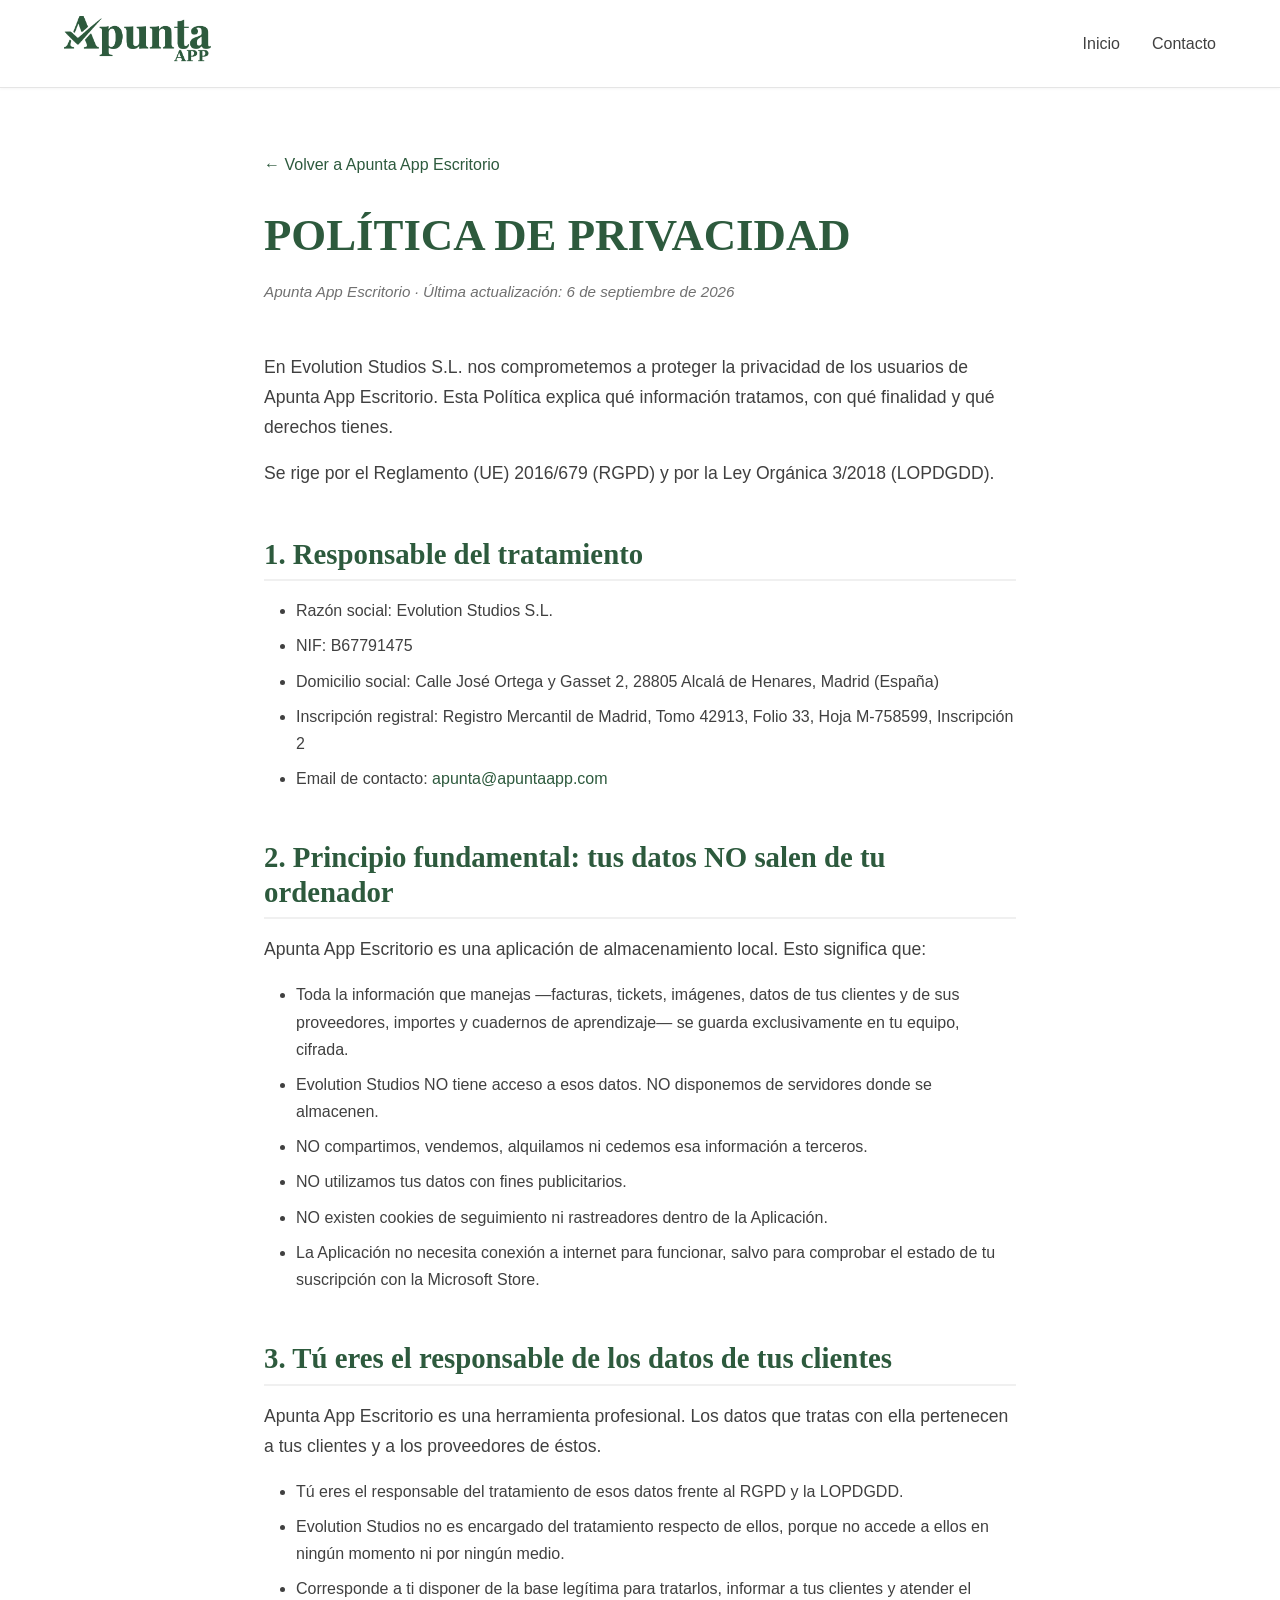
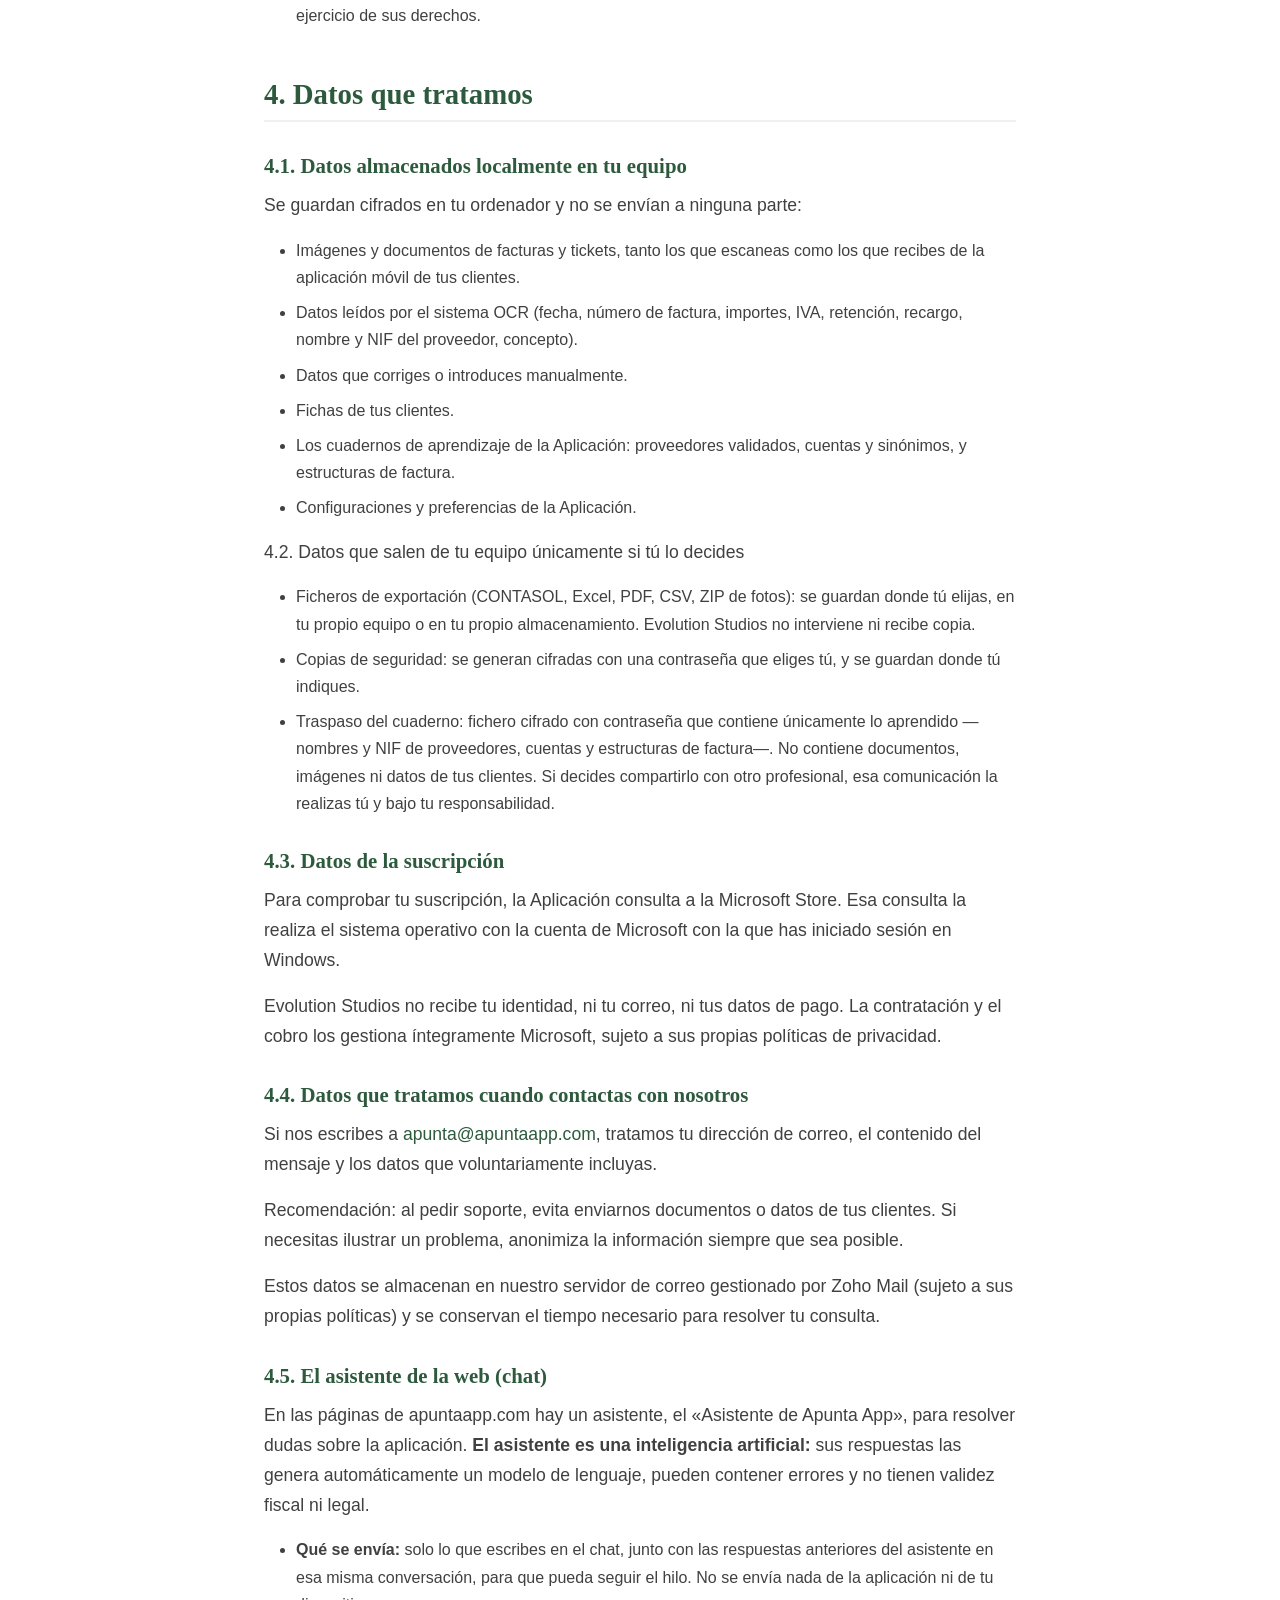
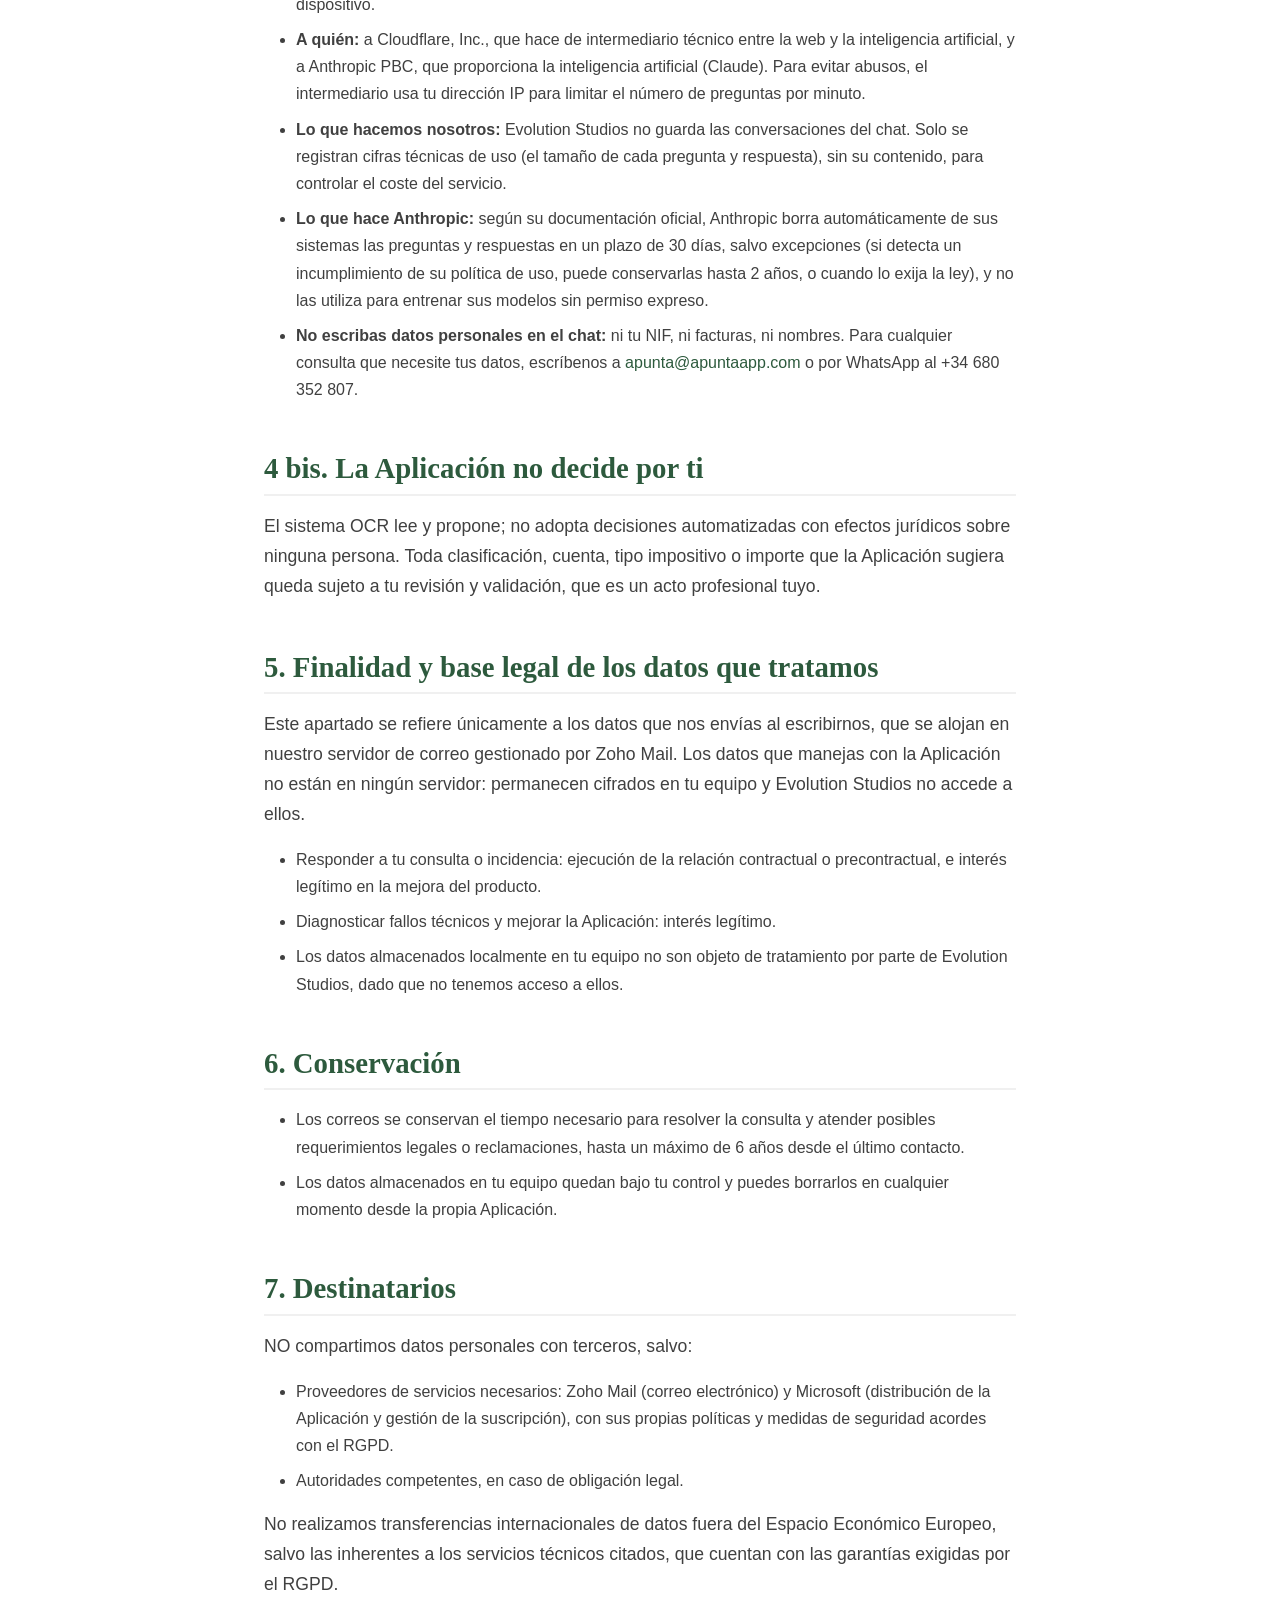
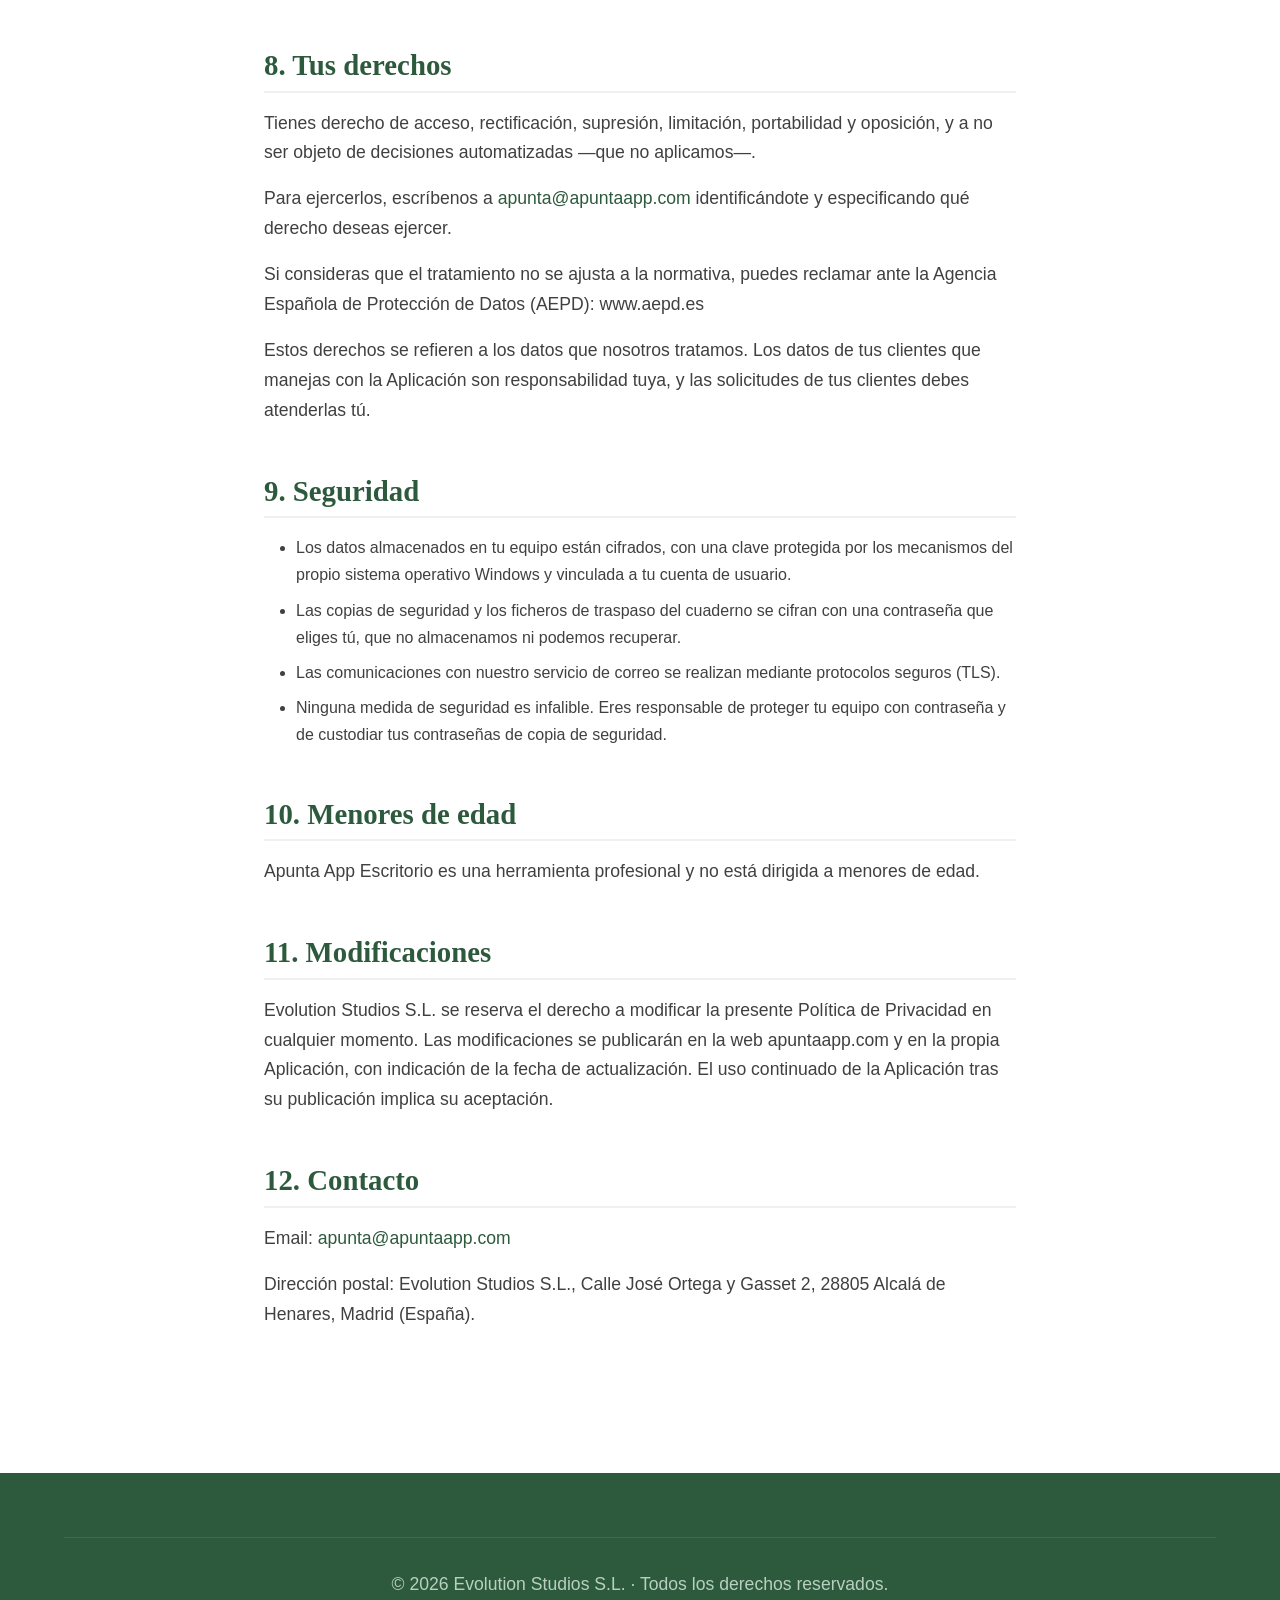
<file: politica-privacidad-escritorio.html>
<!DOCTYPE html>
<html lang="es">
<head>
    <meta charset="UTF-8">
    <meta name="viewport" content="width=device-width, initial-scale=1.0">
    <title>Política de Privacidad — Apunta App Escritorio</title>
    <link rel="stylesheet" href="styles.css">
    <link rel="icon" type="image/png" href="favicon.png">
</head>
<body>

    <header class="header">
        <div class="contenedor">
            <a href="index.html" class="logo">
                <img src="logo-apunta.png" alt="Apunta App" class="logo-imagen">
            </a>
            <nav class="navegacion">
                <ul>
                    <li><a href="index.html">Inicio</a></li>
                    <li><a href="gestorias.html#contacto">Contacto</a></li>
                </ul>
            </nav>
        </div>
    </header>

    <main class="pagina-legal">
        <div class="contenedor contenedor-estrecho">
            <a href="gestorias.html" class="volver-inicio">Volver a Apunta App Escritorio</a>

            <h1>POLÍTICA DE PRIVACIDAD</h1>
            <p class="fecha-actualizacion">Apunta App Escritorio   ·   Última actualización: 6 de septiembre de 2026</p>
            <p>En Evolution Studios S.L. nos comprometemos a proteger la privacidad de los usuarios de Apunta App Escritorio. Esta Política explica qué información tratamos, con qué finalidad y qué derechos tienes.</p>
            <p>Se rige por el Reglamento (UE) 2016/679 (RGPD) y por la Ley Orgánica 3/2018 (LOPDGDD).</p>
            <h2>1. Responsable del tratamiento</h2>
            <ul>
                <li>Razón social: Evolution Studios S.L.</li>
                <li>NIF: B67791475</li>
                <li>Domicilio social: Calle José Ortega y Gasset 2, 28805 Alcalá de Henares, Madrid (España)</li>
                <li>Inscripción registral: Registro Mercantil de Madrid, Tomo 42913, Folio 33, Hoja M-758599, Inscripción 2</li>
                <li>Email de contacto: <a href="mailto:apunta@apuntaapp.com">apunta@apuntaapp.com</a></li>
            </ul>
            <h2>2. Principio fundamental: tus datos NO salen de tu ordenador</h2>
            <p>Apunta App Escritorio es una aplicación de almacenamiento local. Esto significa que:</p>
            <ul>
                <li>Toda la información que manejas —facturas, tickets, imágenes, datos de tus clientes y de sus proveedores, importes y cuadernos de aprendizaje— se guarda exclusivamente en tu equipo, cifrada.</li>
                <li>Evolution Studios NO tiene acceso a esos datos. NO disponemos de servidores donde se almacenen.</li>
                <li>NO compartimos, vendemos, alquilamos ni cedemos esa información a terceros.</li>
                <li>NO utilizamos tus datos con fines publicitarios.</li>
                <li>NO existen cookies de seguimiento ni rastreadores dentro de la Aplicación.</li>
                <li>La Aplicación no necesita conexión a internet para funcionar, salvo para comprobar el estado de tu suscripción con la Microsoft Store.</li>
            </ul>
            <h2>3. Tú eres el responsable de los datos de tus clientes</h2>
            <p>Apunta App Escritorio es una herramienta profesional. Los datos que tratas con ella pertenecen a tus clientes y a los proveedores de éstos.</p>
            <ul>
                <li>Tú eres el responsable del tratamiento de esos datos frente al RGPD y la LOPDGDD.</li>
                <li>Evolution Studios no es encargado del tratamiento respecto de ellos, porque no accede a ellos en ningún momento ni por ningún medio.</li>
                <li>Corresponde a ti disponer de la base legítima para tratarlos, informar a tus clientes y atender el ejercicio de sus derechos.</li>
            </ul>
            <h2>4. Datos que tratamos</h2>
            <h3>4.1. Datos almacenados localmente en tu equipo</h3>
            <p>Se guardan cifrados en tu ordenador y no se envían a ninguna parte:</p>
            <ul>
                <li>Imágenes y documentos de facturas y tickets, tanto los que escaneas como los que recibes de la aplicación móvil de tus clientes.</li>
                <li>Datos leídos por el sistema OCR (fecha, número de factura, importes, IVA, retención, recargo, nombre y NIF del proveedor, concepto).</li>
                <li>Datos que corriges o introduces manualmente.</li>
                <li>Fichas de tus clientes.</li>
                <li>Los cuadernos de aprendizaje de la Aplicación: proveedores validados, cuentas y sinónimos, y estructuras de factura.</li>
                <li>Configuraciones y preferencias de la Aplicación.</li>
            </ul>
            <p>4.2. Datos que salen de tu equipo únicamente si tú lo decides</p>
            <ul>
                <li>Ficheros de exportación (CONTASOL, Excel, PDF, CSV, ZIP de fotos): se guardan donde tú elijas, en tu propio equipo o en tu propio almacenamiento. Evolution Studios no interviene ni recibe copia.</li>
                <li>Copias de seguridad: se generan cifradas con una contraseña que eliges tú, y se guardan donde tú indiques.</li>
                <li>Traspaso del cuaderno: fichero cifrado con contraseña que contiene únicamente lo aprendido —nombres y NIF de proveedores, cuentas y estructuras de factura—. No contiene documentos, imágenes ni datos de tus clientes. Si decides compartirlo con otro profesional, esa comunicación la realizas tú y bajo tu responsabilidad.</li>
            </ul>
            <h3>4.3. Datos de la suscripción</h3>
            <p>Para comprobar tu suscripción, la Aplicación consulta a la Microsoft Store. Esa consulta la realiza el sistema operativo con la cuenta de Microsoft con la que has iniciado sesión en Windows.</p>
            <p>Evolution Studios no recibe tu identidad, ni tu correo, ni tus datos de pago. La contratación y el cobro los gestiona íntegramente Microsoft, sujeto a sus propias políticas de privacidad.</p>
            <h3>4.4. Datos que tratamos cuando contactas con nosotros</h3>
            <p>Si nos escribes a <a href="mailto:apunta@apuntaapp.com">apunta@apuntaapp.com</a>, tratamos tu dirección de correo, el contenido del mensaje y los datos que voluntariamente incluyas.</p>
            <p>Recomendación: al pedir soporte, evita enviarnos documentos o datos de tus clientes. Si necesitas ilustrar un problema, anonimiza la información siempre que sea posible.</p>
            <p>Estos datos se almacenan en nuestro servidor de correo gestionado por Zoho Mail (sujeto a sus propias políticas) y se conservan el tiempo necesario para resolver tu consulta.</p>
            <h3>4.5. El asistente de la web (chat)</h3>
            <p>En las páginas de apuntaapp.com hay un asistente, el «Asistente de Apunta App», para resolver dudas sobre la aplicación. <strong>El asistente es una inteligencia artificial:</strong> sus respuestas las genera automáticamente un modelo de lenguaje, pueden contener errores y no tienen validez fiscal ni legal.</p>
            <ul>
                <li><strong>Qué se envía:</strong> solo lo que escribes en el chat, junto con las respuestas anteriores del asistente en esa misma conversación, para que pueda seguir el hilo. No se envía nada de la aplicación ni de tu dispositivo.</li>
                <li><strong>A quién:</strong> a Cloudflare, Inc., que hace de intermediario técnico entre la web y la inteligencia artificial, y a Anthropic PBC, que proporciona la inteligencia artificial (Claude). Para evitar abusos, el intermediario usa tu dirección IP para limitar el número de preguntas por minuto.</li>
                <li><strong>Lo que hacemos nosotros:</strong> Evolution Studios no guarda las conversaciones del chat. Solo se registran cifras técnicas de uso (el tamaño de cada pregunta y respuesta), sin su contenido, para controlar el coste del servicio.</li>
                <li><strong>Lo que hace Anthropic:</strong> según su documentación oficial, Anthropic borra automáticamente de sus sistemas las preguntas y respuestas en un plazo de 30 días, salvo excepciones (si detecta un incumplimiento de su política de uso, puede conservarlas hasta 2 años, o cuando lo exija la ley), y no las utiliza para entrenar sus modelos sin permiso expreso.</li>
                <li><strong>No escribas datos personales en el chat:</strong> ni tu NIF, ni facturas, ni nombres. Para cualquier consulta que necesite tus datos, escríbenos a <a href="mailto:apunta@apuntaapp.com">apunta@apuntaapp.com</a> o por WhatsApp al +34 680 352 807.</li>
            </ul>
            <h2>4 bis. La Aplicación no decide por ti</h2>
            <p>El sistema OCR lee y propone; no adopta decisiones automatizadas con efectos jurídicos sobre ninguna persona. Toda clasificación, cuenta, tipo impositivo o importe que la Aplicación sugiera queda sujeto a tu revisión y validación, que es un acto profesional tuyo.</p>
            <h2>5. Finalidad y base legal de los datos que tratamos</h2>
            <p>Este apartado se refiere únicamente a los datos que nos envías al escribirnos, que se alojan en nuestro servidor de correo gestionado por Zoho Mail. Los datos que manejas con la Aplicación no están en ningún servidor: permanecen cifrados en tu equipo y Evolution Studios no accede a ellos.</p>
            <ul>
                <li>Responder a tu consulta o incidencia: ejecución de la relación contractual o precontractual, e interés legítimo en la mejora del producto.</li>
                <li>Diagnosticar fallos técnicos y mejorar la Aplicación: interés legítimo.</li>
                <li>Los datos almacenados localmente en tu equipo no son objeto de tratamiento por parte de Evolution Studios, dado que no tenemos acceso a ellos.</li>
            </ul>
            <h2>6. Conservación</h2>
            <ul>
                <li>Los correos se conservan el tiempo necesario para resolver la consulta y atender posibles requerimientos legales o reclamaciones, hasta un máximo de 6 años desde el último contacto.</li>
                <li>Los datos almacenados en tu equipo quedan bajo tu control y puedes borrarlos en cualquier momento desde la propia Aplicación.</li>
            </ul>
            <h2>7. Destinatarios</h2>
            <p>NO compartimos datos personales con terceros, salvo:</p>
            <ul>
                <li>Proveedores de servicios necesarios: Zoho Mail (correo electrónico) y Microsoft (distribución de la Aplicación y gestión de la suscripción), con sus propias políticas y medidas de seguridad acordes con el RGPD.</li>
                <li>Autoridades competentes, en caso de obligación legal.</li>
            </ul>
            <p>No realizamos transferencias internacionales de datos fuera del Espacio Económico Europeo, salvo las inherentes a los servicios técnicos citados, que cuentan con las garantías exigidas por el RGPD.</p>
            <h2>8. Tus derechos</h2>
            <p>Tienes derecho de acceso, rectificación, supresión, limitación, portabilidad y oposición, y a no ser objeto de decisiones automatizadas —que no aplicamos—.</p>
            <p>Para ejercerlos, escríbenos a <a href="mailto:apunta@apuntaapp.com">apunta@apuntaapp.com</a> identificándote y especificando qué derecho deseas ejercer.</p>
            <p>Si consideras que el tratamiento no se ajusta a la normativa, puedes reclamar ante la Agencia Española de Protección de Datos (AEPD): www.aepd.es</p>
            <p>Estos derechos se refieren a los datos que nosotros tratamos. Los datos de tus clientes que manejas con la Aplicación son responsabilidad tuya, y las solicitudes de tus clientes debes atenderlas tú.</p>
            <h2>9. Seguridad</h2>
            <ul>
                <li>Los datos almacenados en tu equipo están cifrados, con una clave protegida por los mecanismos del propio sistema operativo Windows y vinculada a tu cuenta de usuario.</li>
                <li>Las copias de seguridad y los ficheros de traspaso del cuaderno se cifran con una contraseña que eliges tú, que no almacenamos ni podemos recuperar.</li>
                <li>Las comunicaciones con nuestro servicio de correo se realizan mediante protocolos seguros (TLS).</li>
                <li>Ninguna medida de seguridad es infalible. Eres responsable de proteger tu equipo con contraseña y de custodiar tus contraseñas de copia de seguridad.</li>
            </ul>
            <h2>10. Menores de edad</h2>
            <p>Apunta App Escritorio es una herramienta profesional y no está dirigida a menores de edad.</p>
            <h2>11. Modificaciones</h2>
            <p>Evolution Studios S.L. se reserva el derecho a modificar la presente Política de Privacidad en cualquier momento. Las modificaciones se publicarán en la web apuntaapp.com y en la propia Aplicación, con indicación de la fecha de actualización. El uso continuado de la Aplicación tras su publicación implica su aceptación.</p>
            <h2>12. Contacto</h2>
            <p>Email: <a href="mailto:apunta@apuntaapp.com">apunta@apuntaapp.com</a></p>
            <p>Dirección postal: Evolution Studios S.L., Calle José Ortega y Gasset 2, 28805 Alcalá de Henares, Madrid (España).</p>
        </div>
    </main>

    <footer class="pie">
        <div class="contenedor">
            <div class="pie-copyright">
                <p>© 2026 Evolution Studios S.L. · Todos los derechos reservados.</p>
            </div>
        </div>
    </footer>

</body>
</html>
</file>
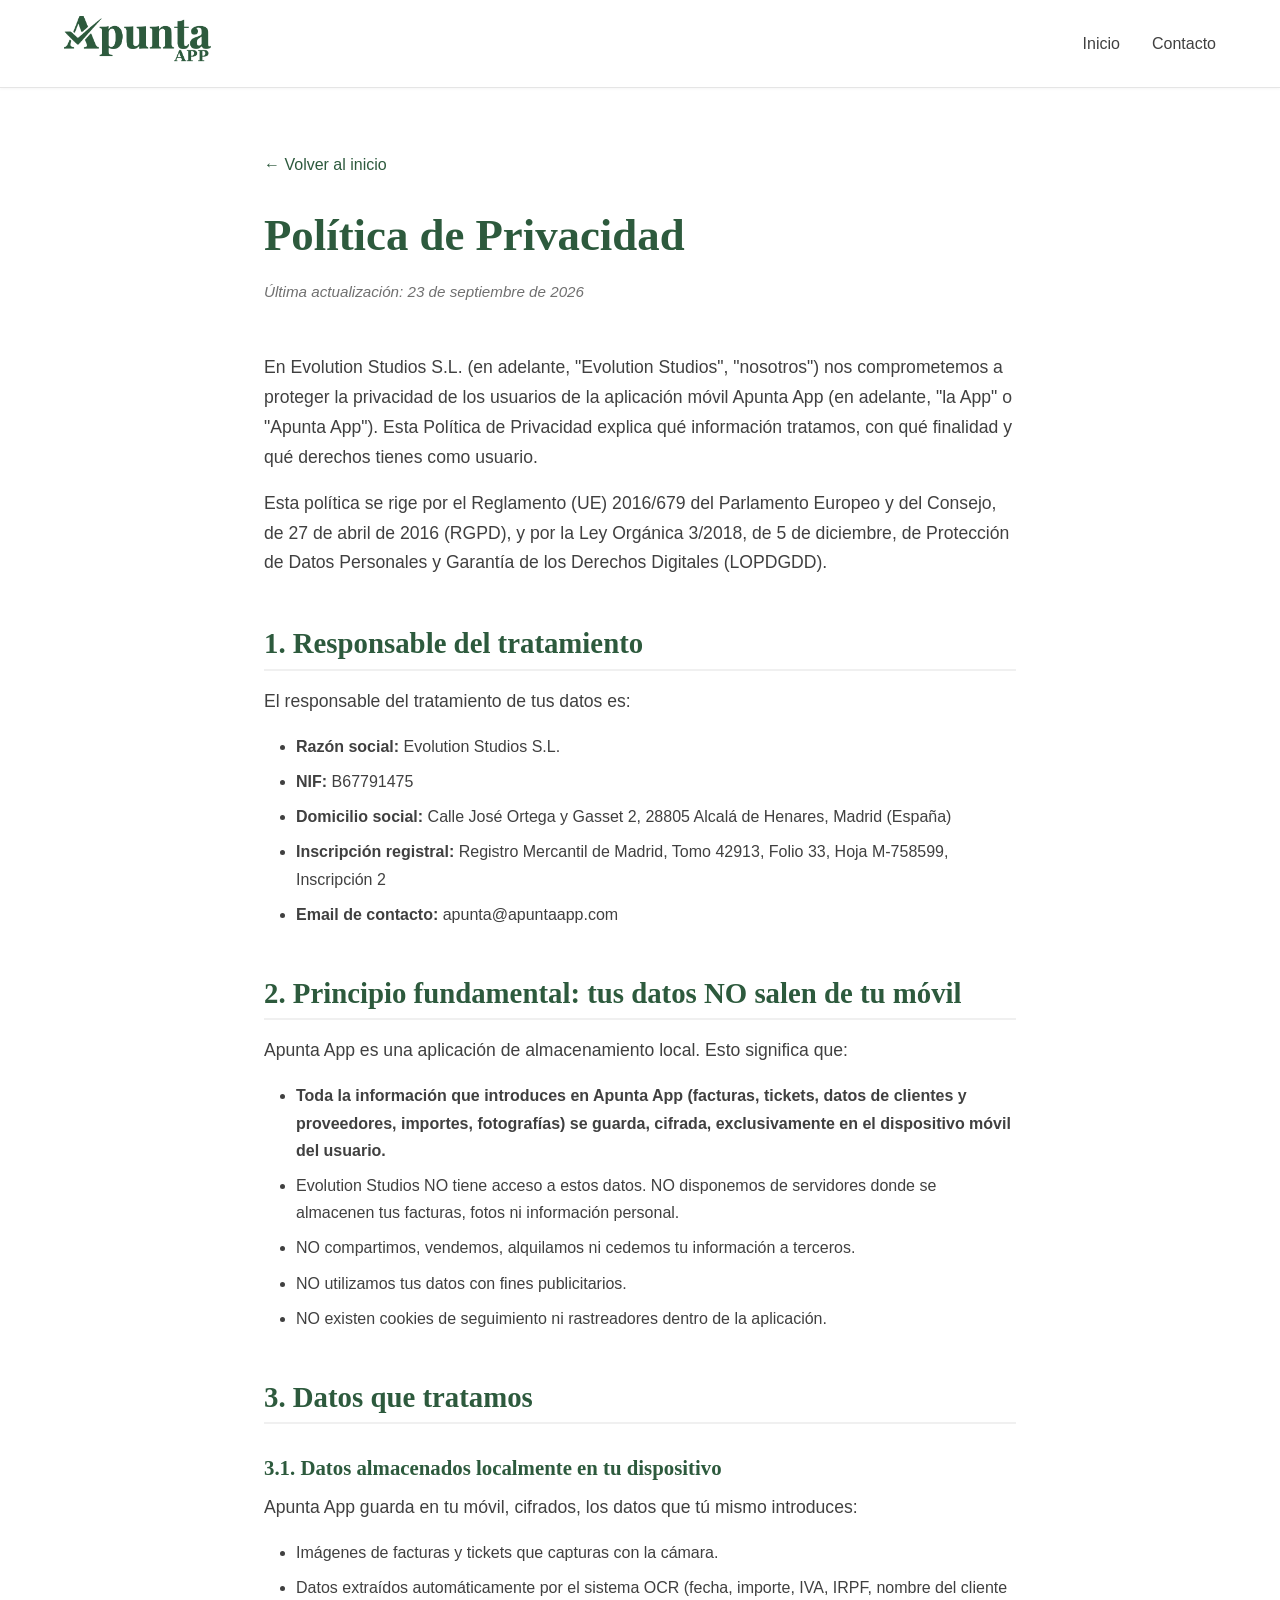
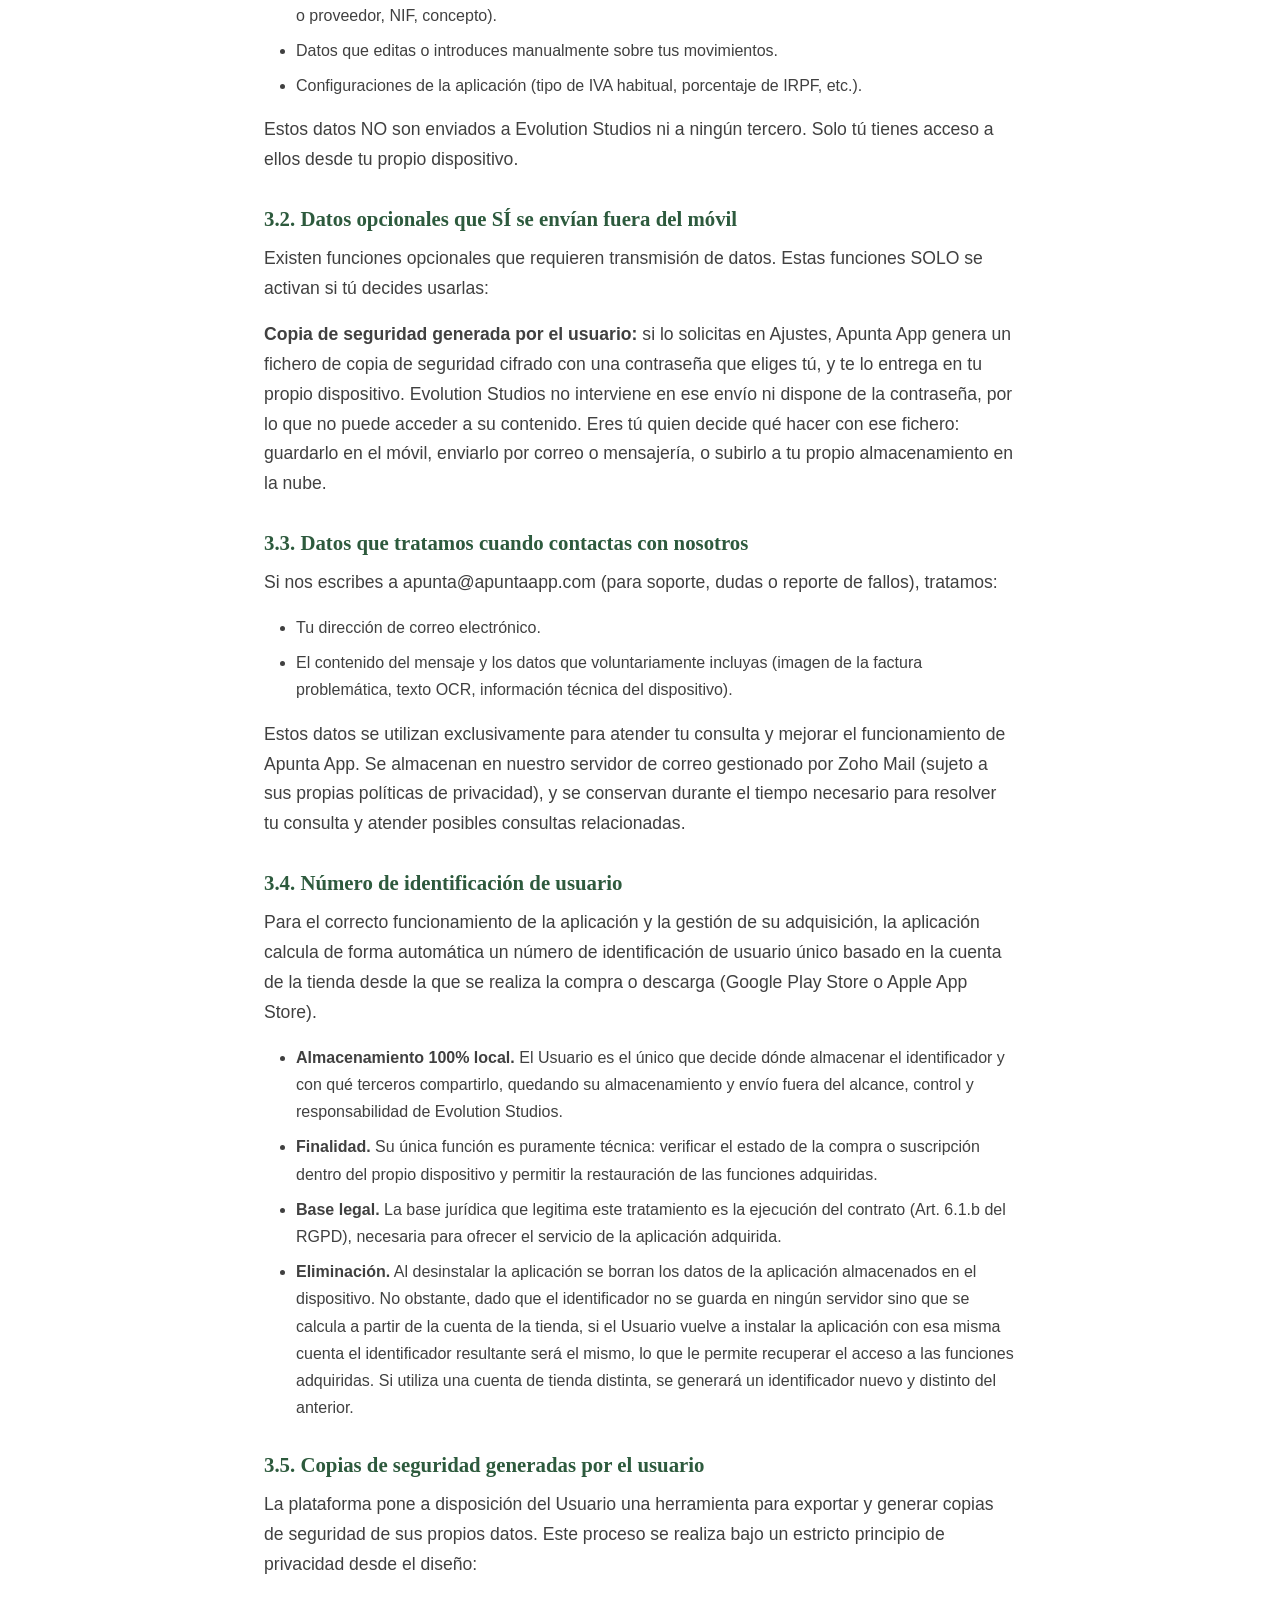
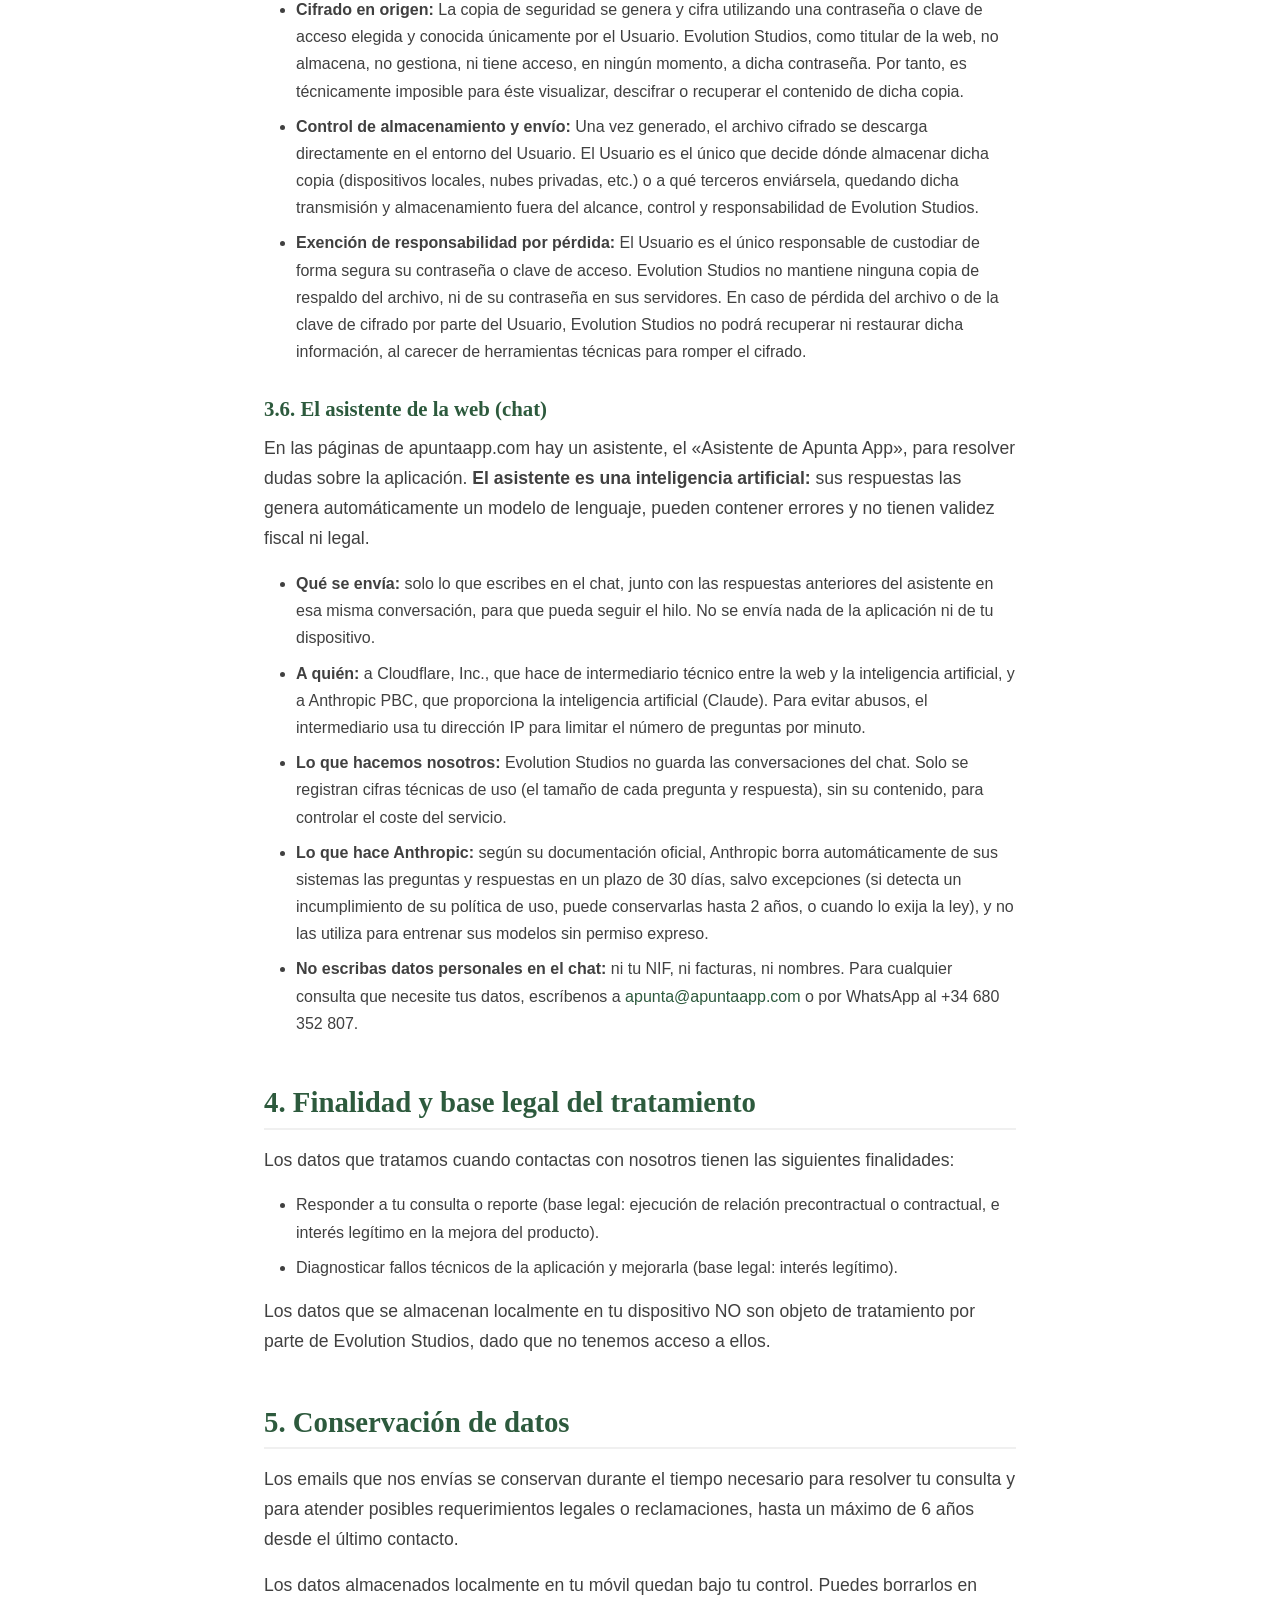
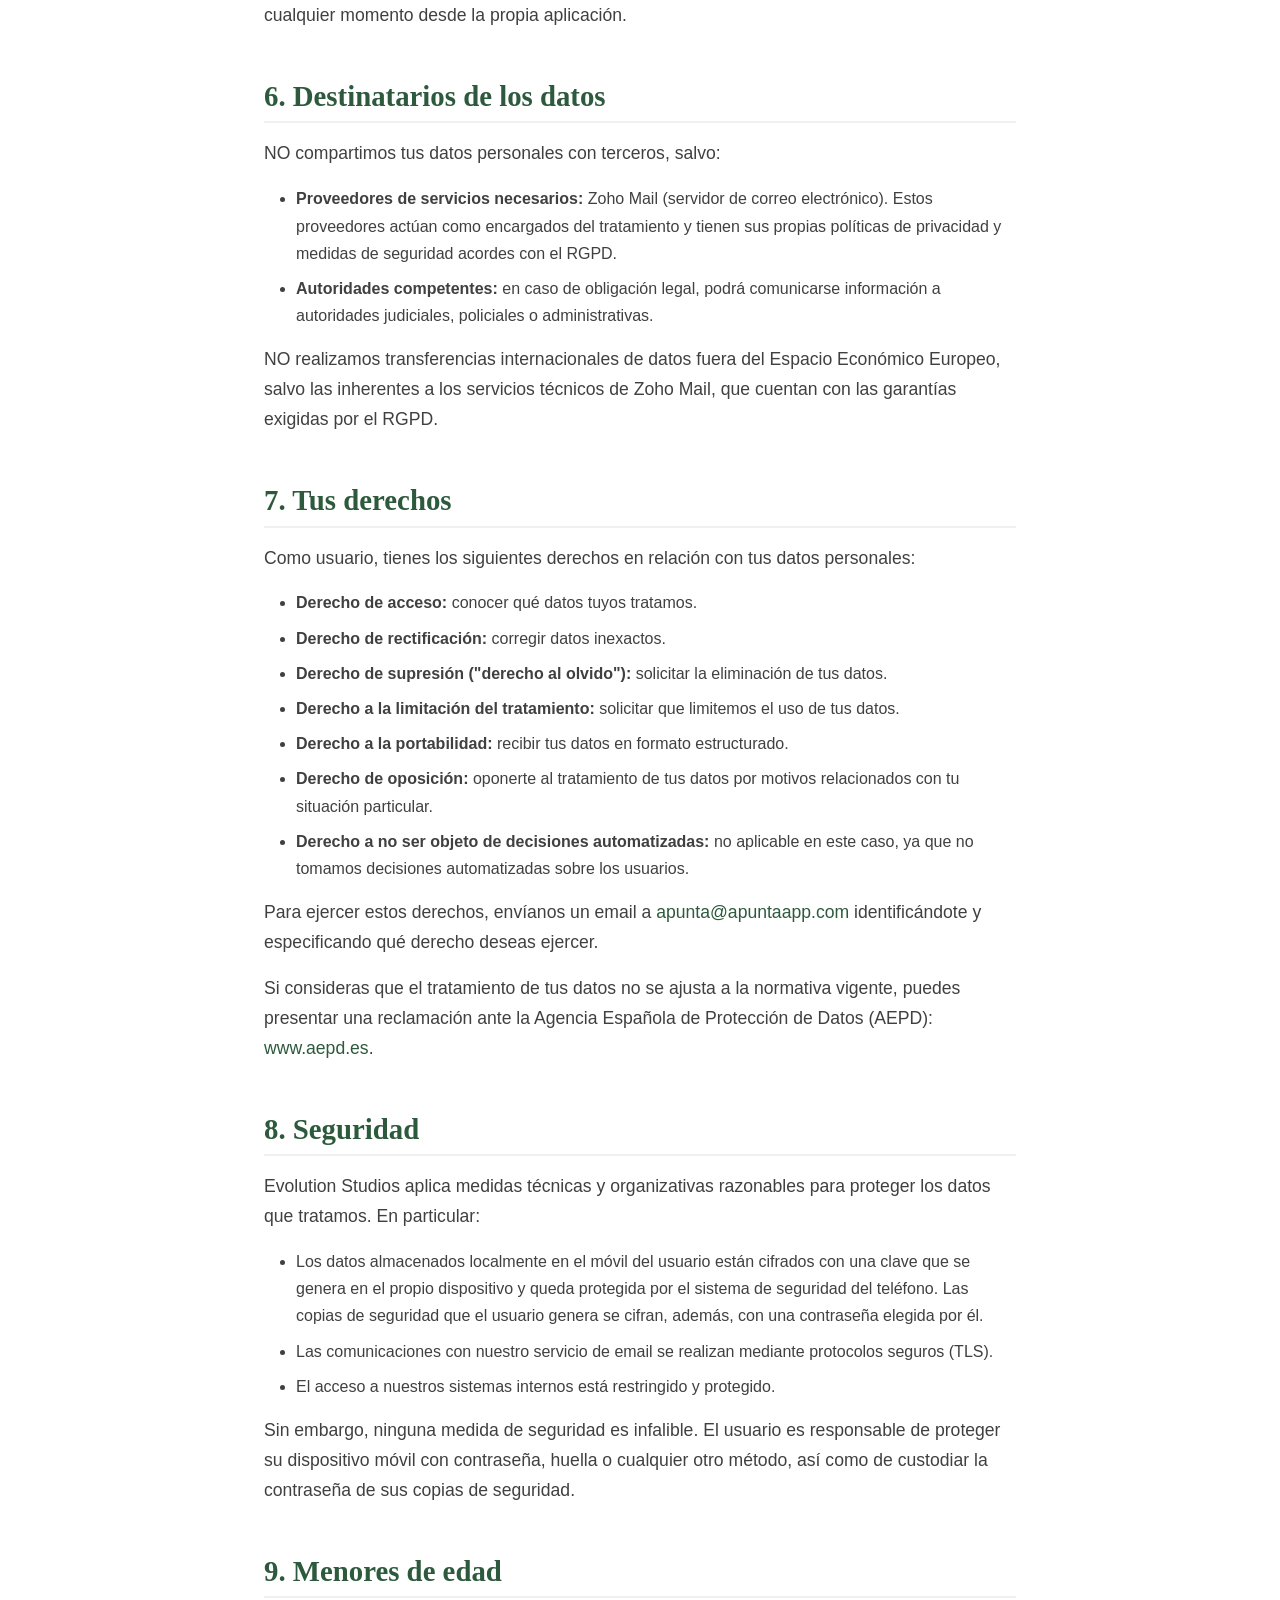
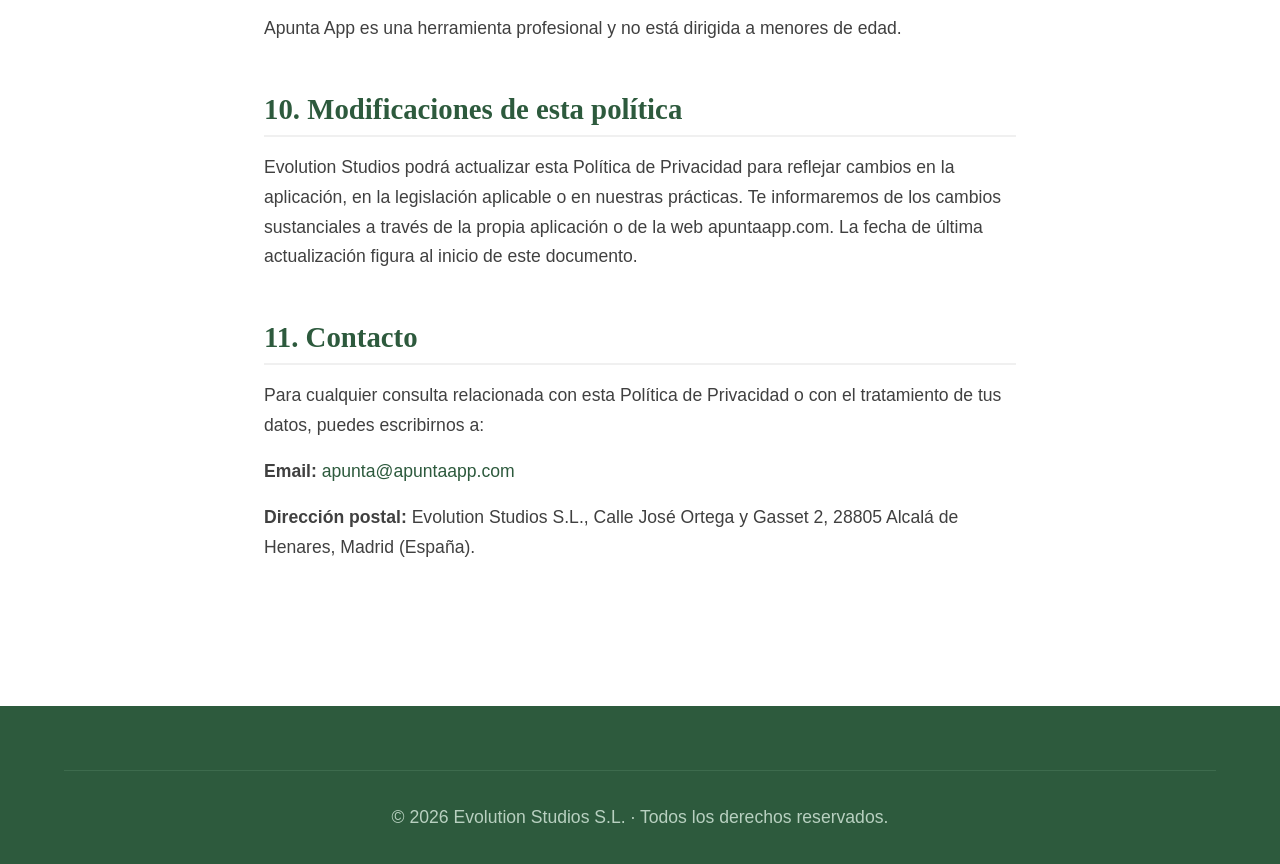
<file: politica-privacidad.html>
<!DOCTYPE html>
<html lang="es">
<head>
    <meta charset="UTF-8">
    <meta name="viewport" content="width=device-width, initial-scale=1.0">
    <title>Política de Privacidad — Apunta App</title>
    <link rel="stylesheet" href="styles.css">
    <link rel="icon" type="image/png" href="favicon.png">
</head>
<body>

    <header class="header">
        <div class="contenedor">
            <a href="index.html" class="logo">
                <img src="logo-apunta.png" alt="Apunta App" class="logo-imagen">
            </a>
            <nav class="navegacion">
                <ul>
                    <li><a href="index.html">Inicio</a></li>
                    <li><a href="autonomos.html#contacto">Contacto</a></li>
                </ul>
            </nav>
        </div>
    </header>

    <main class="pagina-legal">
        <div class="contenedor contenedor-estrecho">
            <a href="index.html" class="volver-inicio">Volver al inicio</a>

            <h1>Política de Privacidad</h1>
            <p class="fecha-actualizacion">Última actualización: 23 de septiembre de 2026</p>

            <p>En Evolution Studios S.L. (en adelante, "Evolution Studios", "nosotros") nos comprometemos a proteger la privacidad de los usuarios de la aplicación móvil Apunta App (en adelante, "la App" o "Apunta App"). Esta Política de Privacidad explica qué información tratamos, con qué finalidad y qué derechos tienes como usuario.</p>

            <p>Esta política se rige por el Reglamento (UE) 2016/679 del Parlamento Europeo y del Consejo, de 27 de abril de 2016 (RGPD), y por la Ley Orgánica 3/2018, de 5 de diciembre, de Protección de Datos Personales y Garantía de los Derechos Digitales (LOPDGDD).</p>

            <h2>1. Responsable del tratamiento</h2>
            <p>El responsable del tratamiento de tus datos es:</p>
            <ul>
                <li><strong>Razón social:</strong> Evolution Studios S.L.</li>
                <li><strong>NIF:</strong> B67791475</li>
                <li><strong>Domicilio social:</strong> Calle José Ortega y Gasset 2, 28805 Alcalá de Henares, Madrid (España)</li>
                <li><strong>Inscripción registral:</strong> Registro Mercantil de Madrid, Tomo 42913, Folio 33, Hoja M-758599, Inscripción 2</li>
                <li><strong>Email de contacto:</strong> apunta@apuntaapp.com</li>
            </ul>

            <h2>2. Principio fundamental: tus datos NO salen de tu móvil</h2>
            <p>Apunta App es una aplicación de almacenamiento local. Esto significa que:</p>
            <ul>
                <li><strong>Toda la información que introduces en Apunta App (facturas, tickets, datos de clientes y proveedores, importes, fotografías) se guarda, cifrada, exclusivamente en el dispositivo móvil del usuario.</strong></li>
                <li>Evolution Studios NO tiene acceso a estos datos. NO disponemos de servidores donde se almacenen tus facturas, fotos ni información personal.</li>
                <li>NO compartimos, vendemos, alquilamos ni cedemos tu información a terceros.</li>
                <li>NO utilizamos tus datos con fines publicitarios.</li>
                <li>NO existen cookies de seguimiento ni rastreadores dentro de la aplicación.</li>
            </ul>

            <h2>3. Datos que tratamos</h2>

            <h3>3.1. Datos almacenados localmente en tu dispositivo</h3>
            <p>Apunta App guarda en tu móvil, cifrados, los datos que tú mismo introduces:</p>
            <ul>
                <li>Imágenes de facturas y tickets que capturas con la cámara.</li>
                <li>Datos extraídos automáticamente por el sistema OCR (fecha, importe, IVA, IRPF, nombre del cliente o proveedor, NIF, concepto).</li>
                <li>Datos que editas o introduces manualmente sobre tus movimientos.</li>
                <li>Configuraciones de la aplicación (tipo de IVA habitual, porcentaje de IRPF, etc.).</li>
            </ul>
            <p>Estos datos NO son enviados a Evolution Studios ni a ningún tercero. Solo tú tienes acceso a ellos desde tu propio dispositivo.</p>

            <h3>3.2. Datos opcionales que SÍ se envían fuera del móvil</h3>
            <p>Existen funciones opcionales que requieren transmisión de datos. Estas funciones SOLO se activan si tú decides usarlas:</p>

            <p><strong>Copia de seguridad generada por el usuario:</strong> si lo solicitas en Ajustes, Apunta App genera un fichero de copia de seguridad cifrado con una contraseña que eliges tú, y te lo entrega en tu propio dispositivo. Evolution Studios no interviene en ese envío ni dispone de la contraseña, por lo que no puede acceder a su contenido. Eres tú quien decide qué hacer con ese fichero: guardarlo en el móvil, enviarlo por correo o mensajería, o subirlo a tu propio almacenamiento en la nube.</p>

            <h3>3.3. Datos que tratamos cuando contactas con nosotros</h3>
            <p>Si nos escribes a apunta@apuntaapp.com (para soporte, dudas o reporte de fallos), tratamos:</p>
            <ul>
                <li>Tu dirección de correo electrónico.</li>
                <li>El contenido del mensaje y los datos que voluntariamente incluyas (imagen de la factura problemática, texto OCR, información técnica del dispositivo).</li>
            </ul>
            <p>Estos datos se utilizan exclusivamente para atender tu consulta y mejorar el funcionamiento de Apunta App. Se almacenan en nuestro servidor de correo gestionado por Zoho Mail (sujeto a sus propias políticas de privacidad), y se conservan durante el tiempo necesario para resolver tu consulta y atender posibles consultas relacionadas.</p>

            <h3>3.4. Número de identificación de usuario</h3>
            <p>Para el correcto funcionamiento de la aplicación y la gestión de su adquisición, la aplicación calcula de forma automática un número de identificación de usuario único basado en la cuenta de la tienda desde la que se realiza la compra o descarga (Google Play Store o Apple App Store).</p>
            <ul>
                <li><strong>Almacenamiento 100% local.</strong> El Usuario es el único que decide dónde almacenar el identificador y con qué terceros compartirlo, quedando su almacenamiento y envío fuera del alcance, control y responsabilidad de Evolution Studios.</li>
                <li><strong>Finalidad.</strong> Su única función es puramente técnica: verificar el estado de la compra o suscripción dentro del propio dispositivo y permitir la restauración de las funciones adquiridas.</li>
                <li><strong>Base legal.</strong> La base jurídica que legitima este tratamiento es la ejecución del contrato (Art. 6.1.b del RGPD), necesaria para ofrecer el servicio de la aplicación adquirida.</li>
                <li><strong>Eliminación.</strong> Al desinstalar la aplicación se borran los datos de la aplicación almacenados en el dispositivo. No obstante, dado que el identificador no se guarda en ningún servidor sino que se calcula a partir de la cuenta de la tienda, si el Usuario vuelve a instalar la aplicación con esa misma cuenta el identificador resultante será el mismo, lo que le permite recuperar el acceso a las funciones adquiridas. Si utiliza una cuenta de tienda distinta, se generará un identificador nuevo y distinto del anterior.</li>
            </ul>

            <h3>3.5. Copias de seguridad generadas por el usuario</h3>
            <p>La plataforma pone a disposición del Usuario una herramienta para exportar y generar copias de seguridad de sus propios datos. Este proceso se realiza bajo un estricto principio de privacidad desde el diseño:</p>
            <ul>
                <li><strong>Cifrado en origen:</strong> La copia de seguridad se genera y cifra utilizando una contraseña o clave de acceso elegida y conocida únicamente por el Usuario. Evolution Studios, como titular de la web, no almacena, no gestiona, ni tiene acceso, en ningún momento, a dicha contraseña. Por tanto, es técnicamente imposible para éste visualizar, descifrar o recuperar el contenido de dicha copia.</li>
                <li><strong>Control de almacenamiento y envío:</strong> Una vez generado, el archivo cifrado se descarga directamente en el entorno del Usuario. El Usuario es el único que decide dónde almacenar dicha copia (dispositivos locales, nubes privadas, etc.) o a qué terceros enviársela, quedando dicha transmisión y almacenamiento fuera del alcance, control y responsabilidad de Evolution Studios.</li>
                <li><strong>Exención de responsabilidad por pérdida:</strong> El Usuario es el único responsable de custodiar de forma segura su contraseña o clave de acceso. Evolution Studios no mantiene ninguna copia de respaldo del archivo, ni de su contraseña en sus servidores. En caso de pérdida del archivo o de la clave de cifrado por parte del Usuario, Evolution Studios no podrá recuperar ni restaurar dicha información, al carecer de herramientas técnicas para romper el cifrado.</li>
            </ul>

            <h3>3.6. El asistente de la web (chat)</h3>
            <p>En las páginas de apuntaapp.com hay un asistente, el «Asistente de Apunta App», para resolver dudas sobre la aplicación. <strong>El asistente es una inteligencia artificial:</strong> sus respuestas las genera automáticamente un modelo de lenguaje, pueden contener errores y no tienen validez fiscal ni legal.</p>
            <ul>
                <li><strong>Qué se envía:</strong> solo lo que escribes en el chat, junto con las respuestas anteriores del asistente en esa misma conversación, para que pueda seguir el hilo. No se envía nada de la aplicación ni de tu dispositivo.</li>
                <li><strong>A quién:</strong> a Cloudflare, Inc., que hace de intermediario técnico entre la web y la inteligencia artificial, y a Anthropic PBC, que proporciona la inteligencia artificial (Claude). Para evitar abusos, el intermediario usa tu dirección IP para limitar el número de preguntas por minuto.</li>
                <li><strong>Lo que hacemos nosotros:</strong> Evolution Studios no guarda las conversaciones del chat. Solo se registran cifras técnicas de uso (el tamaño de cada pregunta y respuesta), sin su contenido, para controlar el coste del servicio.</li>
                <li><strong>Lo que hace Anthropic:</strong> según su documentación oficial, Anthropic borra automáticamente de sus sistemas las preguntas y respuestas en un plazo de 30 días, salvo excepciones (si detecta un incumplimiento de su política de uso, puede conservarlas hasta 2 años, o cuando lo exija la ley), y no las utiliza para entrenar sus modelos sin permiso expreso.</li>
                <li><strong>No escribas datos personales en el chat:</strong> ni tu NIF, ni facturas, ni nombres. Para cualquier consulta que necesite tus datos, escríbenos a <a href="mailto:apunta@apuntaapp.com">apunta@apuntaapp.com</a> o por WhatsApp al +34 680 352 807.</li>
            </ul>

            <h2>4. Finalidad y base legal del tratamiento</h2>

            <p>Los datos que tratamos cuando contactas con nosotros tienen las siguientes finalidades:</p>
            <ul>
                <li>Responder a tu consulta o reporte (base legal: ejecución de relación precontractual o contractual, e interés legítimo en la mejora del producto).</li>
                <li>Diagnosticar fallos técnicos de la aplicación y mejorarla (base legal: interés legítimo).</li>
            </ul>

            <p>Los datos que se almacenan localmente en tu dispositivo NO son objeto de tratamiento por parte de Evolution Studios, dado que no tenemos acceso a ellos.</p>

            <h2>5. Conservación de datos</h2>

            <p>Los emails que nos envías se conservan durante el tiempo necesario para resolver tu consulta y para atender posibles requerimientos legales o reclamaciones, hasta un máximo de 6 años desde el último contacto.</p>

            <p>Los datos almacenados localmente en tu móvil quedan bajo tu control. Puedes borrarlos en cualquier momento desde la propia aplicación.</p>

            <h2>6. Destinatarios de los datos</h2>

            <p>NO compartimos tus datos personales con terceros, salvo:</p>
            <ul>
                <li><strong>Proveedores de servicios necesarios:</strong> Zoho Mail (servidor de correo electrónico). Estos proveedores actúan como encargados del tratamiento y tienen sus propias políticas de privacidad y medidas de seguridad acordes con el RGPD.</li>
                <li><strong>Autoridades competentes:</strong> en caso de obligación legal, podrá comunicarse información a autoridades judiciales, policiales o administrativas.</li>
            </ul>

            <p>NO realizamos transferencias internacionales de datos fuera del Espacio Económico Europeo, salvo las inherentes a los servicios técnicos de Zoho Mail, que cuentan con las garantías exigidas por el RGPD.</p>

            <h2>7. Tus derechos</h2>

            <p>Como usuario, tienes los siguientes derechos en relación con tus datos personales:</p>
            <ul>
                <li><strong>Derecho de acceso:</strong> conocer qué datos tuyos tratamos.</li>
                <li><strong>Derecho de rectificación:</strong> corregir datos inexactos.</li>
                <li><strong>Derecho de supresión ("derecho al olvido"):</strong> solicitar la eliminación de tus datos.</li>
                <li><strong>Derecho a la limitación del tratamiento:</strong> solicitar que limitemos el uso de tus datos.</li>
                <li><strong>Derecho a la portabilidad:</strong> recibir tus datos en formato estructurado.</li>
                <li><strong>Derecho de oposición:</strong> oponerte al tratamiento de tus datos por motivos relacionados con tu situación particular.</li>
                <li><strong>Derecho a no ser objeto de decisiones automatizadas:</strong> no aplicable en este caso, ya que no tomamos decisiones automatizadas sobre los usuarios.</li>
            </ul>

            <p>Para ejercer estos derechos, envíanos un email a <a href="mailto:apunta@apuntaapp.com">apunta@apuntaapp.com</a> identificándote y especificando qué derecho deseas ejercer.</p>

            <p>Si consideras que el tratamiento de tus datos no se ajusta a la normativa vigente, puedes presentar una reclamación ante la Agencia Española de Protección de Datos (AEPD): <a href="https://www.aepd.es" target="_blank" rel="noopener">www.aepd.es</a>.</p>

            <h2>8. Seguridad</h2>

            <p>Evolution Studios aplica medidas técnicas y organizativas razonables para proteger los datos que tratamos. En particular:</p>
            <ul>
                <li>Los datos almacenados localmente en el móvil del usuario están cifrados con una clave que se genera en el propio dispositivo y queda protegida por el sistema de seguridad del teléfono. Las copias de seguridad que el usuario genera se cifran, además, con una contraseña elegida por él.</li>
                <li>Las comunicaciones con nuestro servicio de email se realizan mediante protocolos seguros (TLS).</li>
                <li>El acceso a nuestros sistemas internos está restringido y protegido.</li>
            </ul>

            <p>Sin embargo, ninguna medida de seguridad es infalible. El usuario es responsable de proteger su dispositivo móvil con contraseña, huella o cualquier otro método, así como de custodiar la contraseña de sus copias de seguridad.</p>

            <h2>9. Menores de edad</h2>

            <p>Apunta App es una herramienta profesional y no está dirigida a menores de edad.</p>

            <h2>10. Modificaciones de esta política</h2>

            <p>Evolution Studios podrá actualizar esta Política de Privacidad para reflejar cambios en la aplicación, en la legislación aplicable o en nuestras prácticas. Te informaremos de los cambios sustanciales a través de la propia aplicación o de la web apuntaapp.com. La fecha de última actualización figura al inicio de este documento.</p>

            <h2>11. Contacto</h2>

            <p>Para cualquier consulta relacionada con esta Política de Privacidad o con el tratamiento de tus datos, puedes escribirnos a:</p>
            <p><strong>Email:</strong> <a href="mailto:apunta@apuntaapp.com">apunta@apuntaapp.com</a></p>
            <p><strong>Dirección postal:</strong> Evolution Studios S.L., Calle José Ortega y Gasset 2, 28805 Alcalá de Henares, Madrid (España).</p>

        </div>
    </main>

    <footer class="pie">
        <div class="contenedor">
            <div class="pie-copyright">
                <p>© 2026 Evolution Studios S.L. · Todos los derechos reservados.</p>
            </div>
        </div>
    </footer>

</body>
</html>
</file>
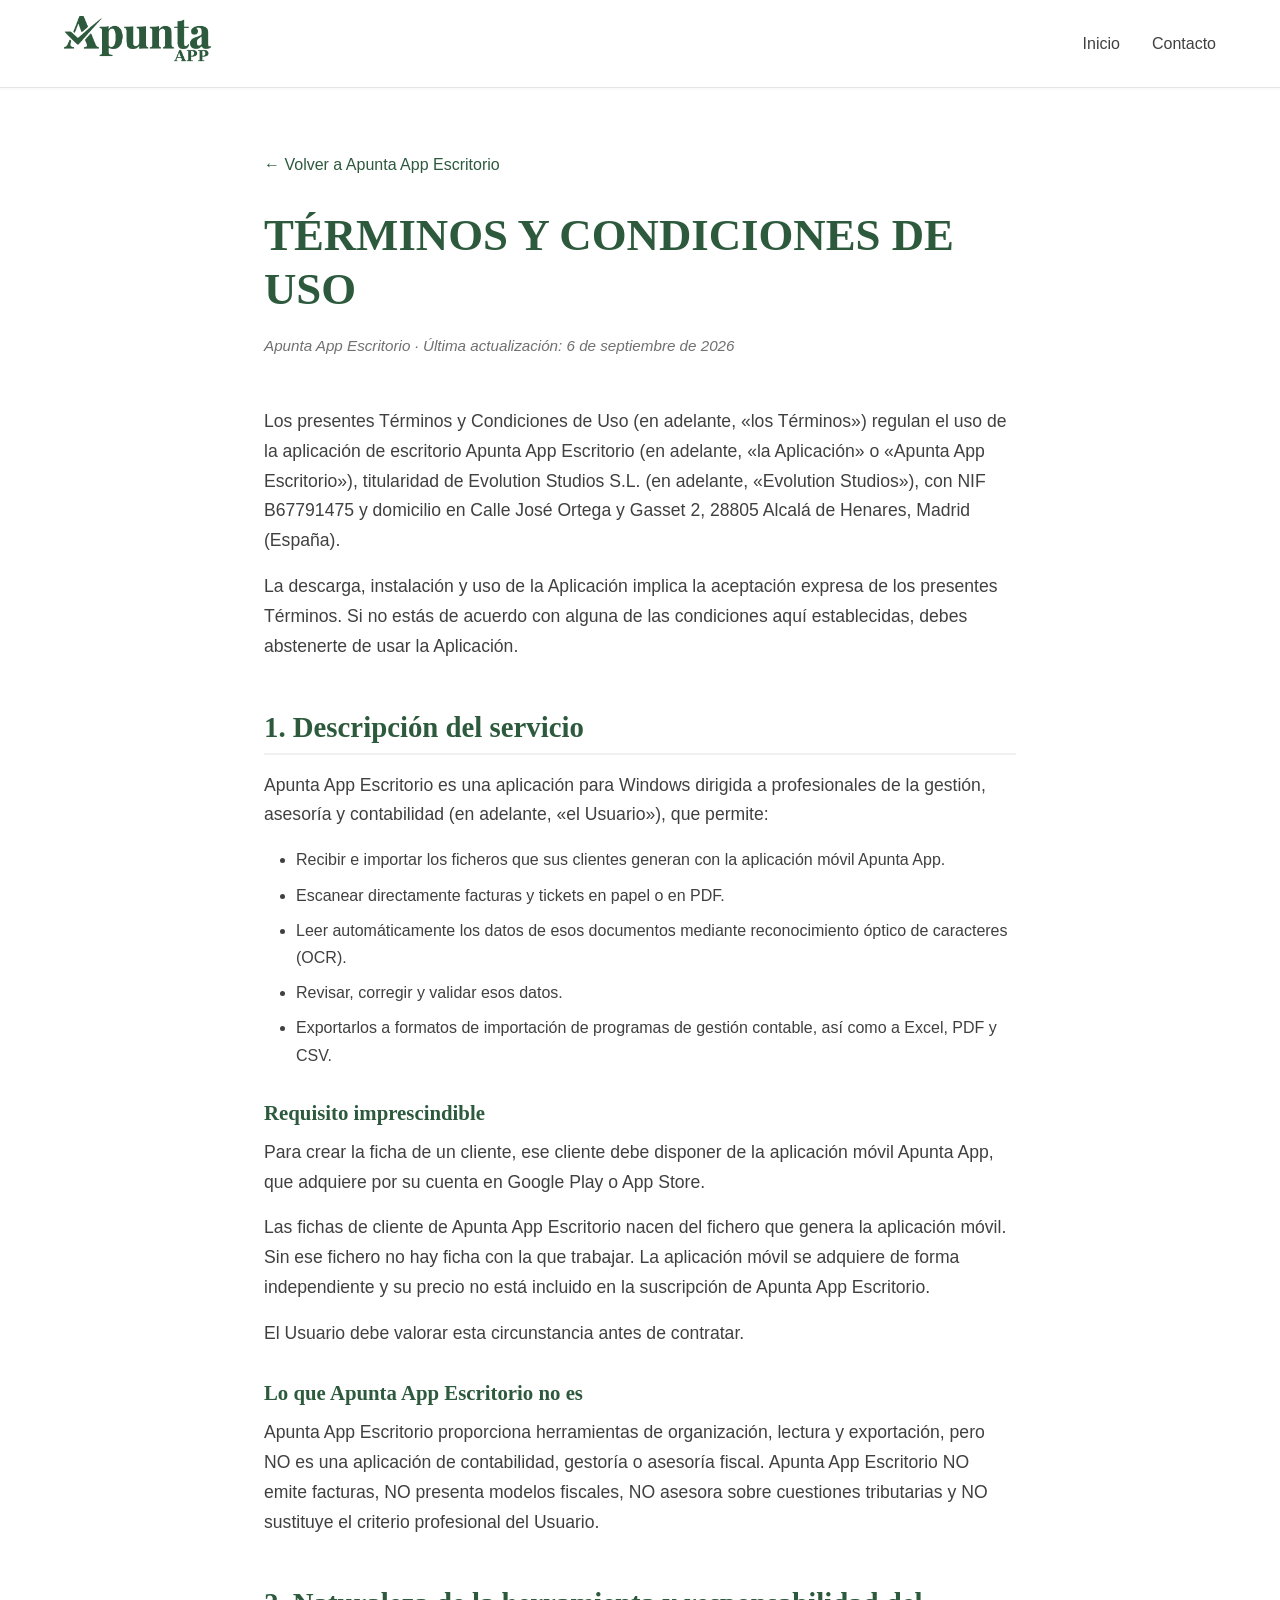
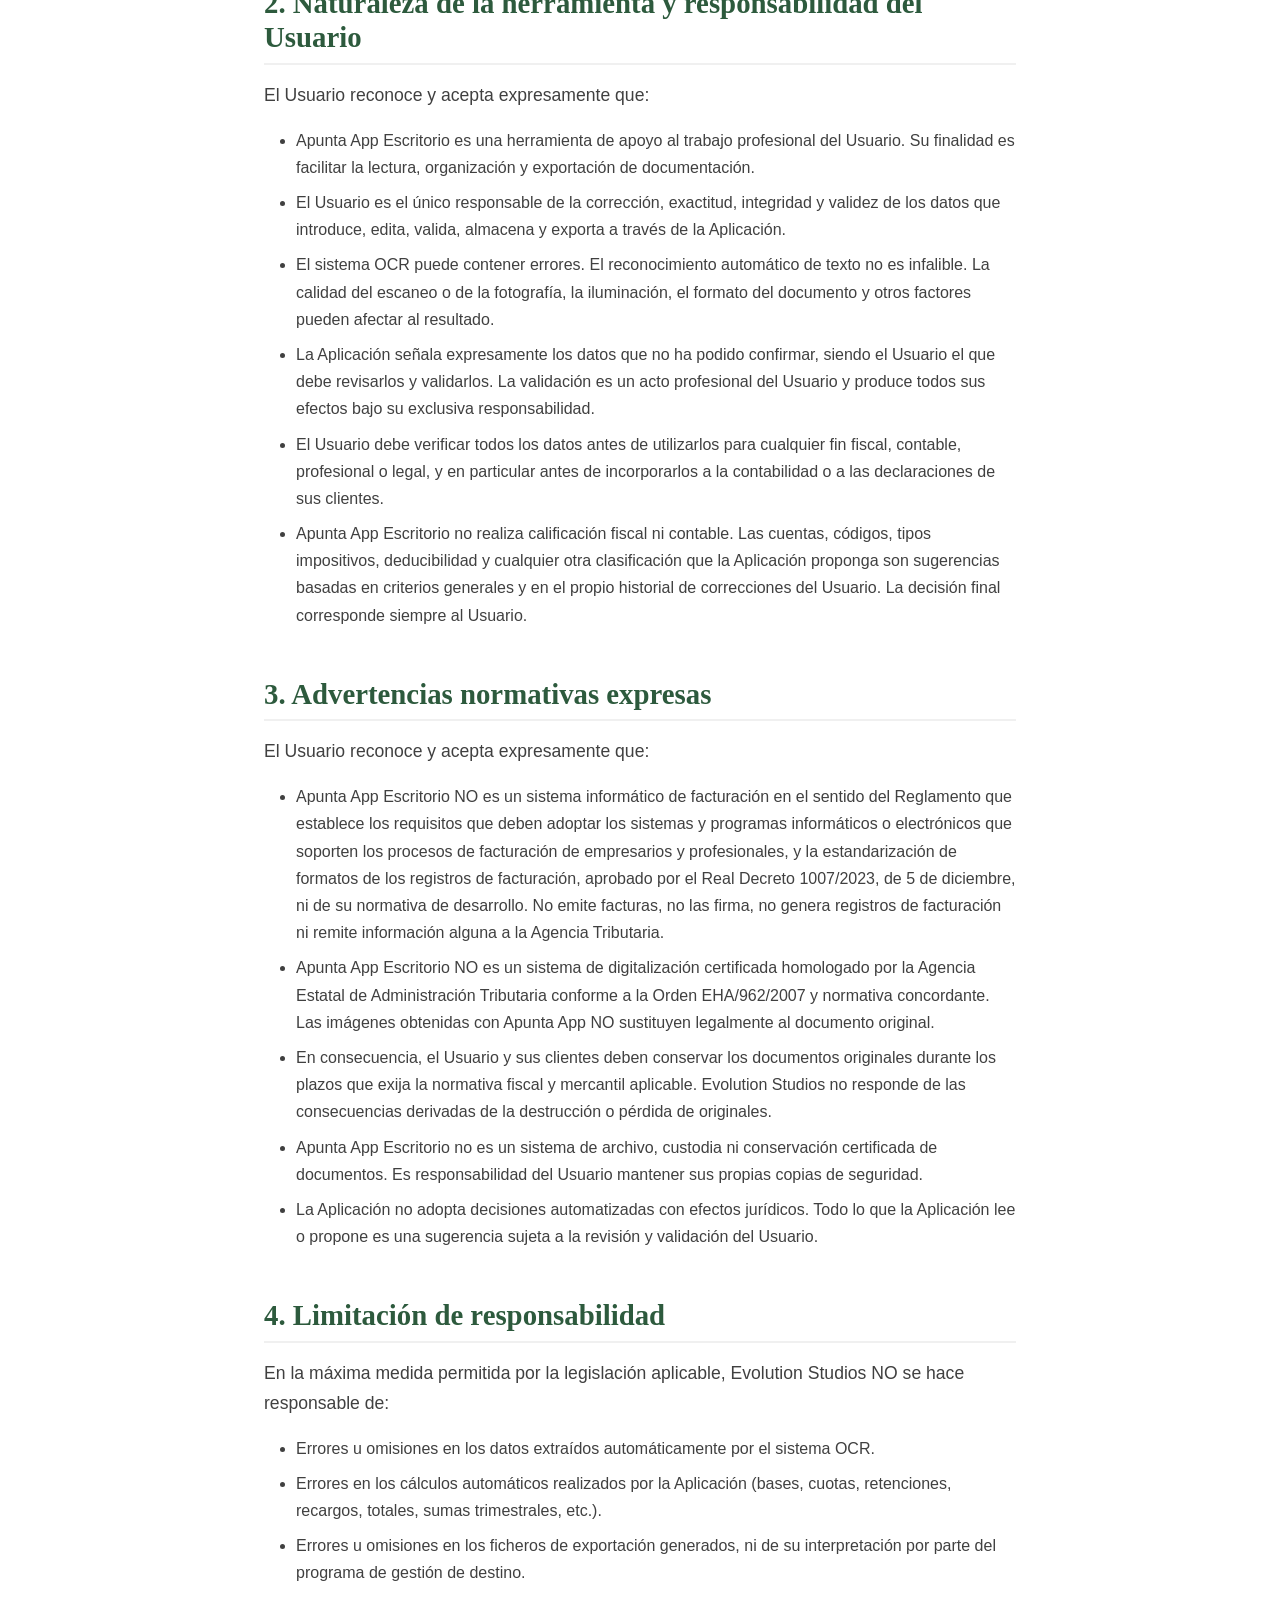
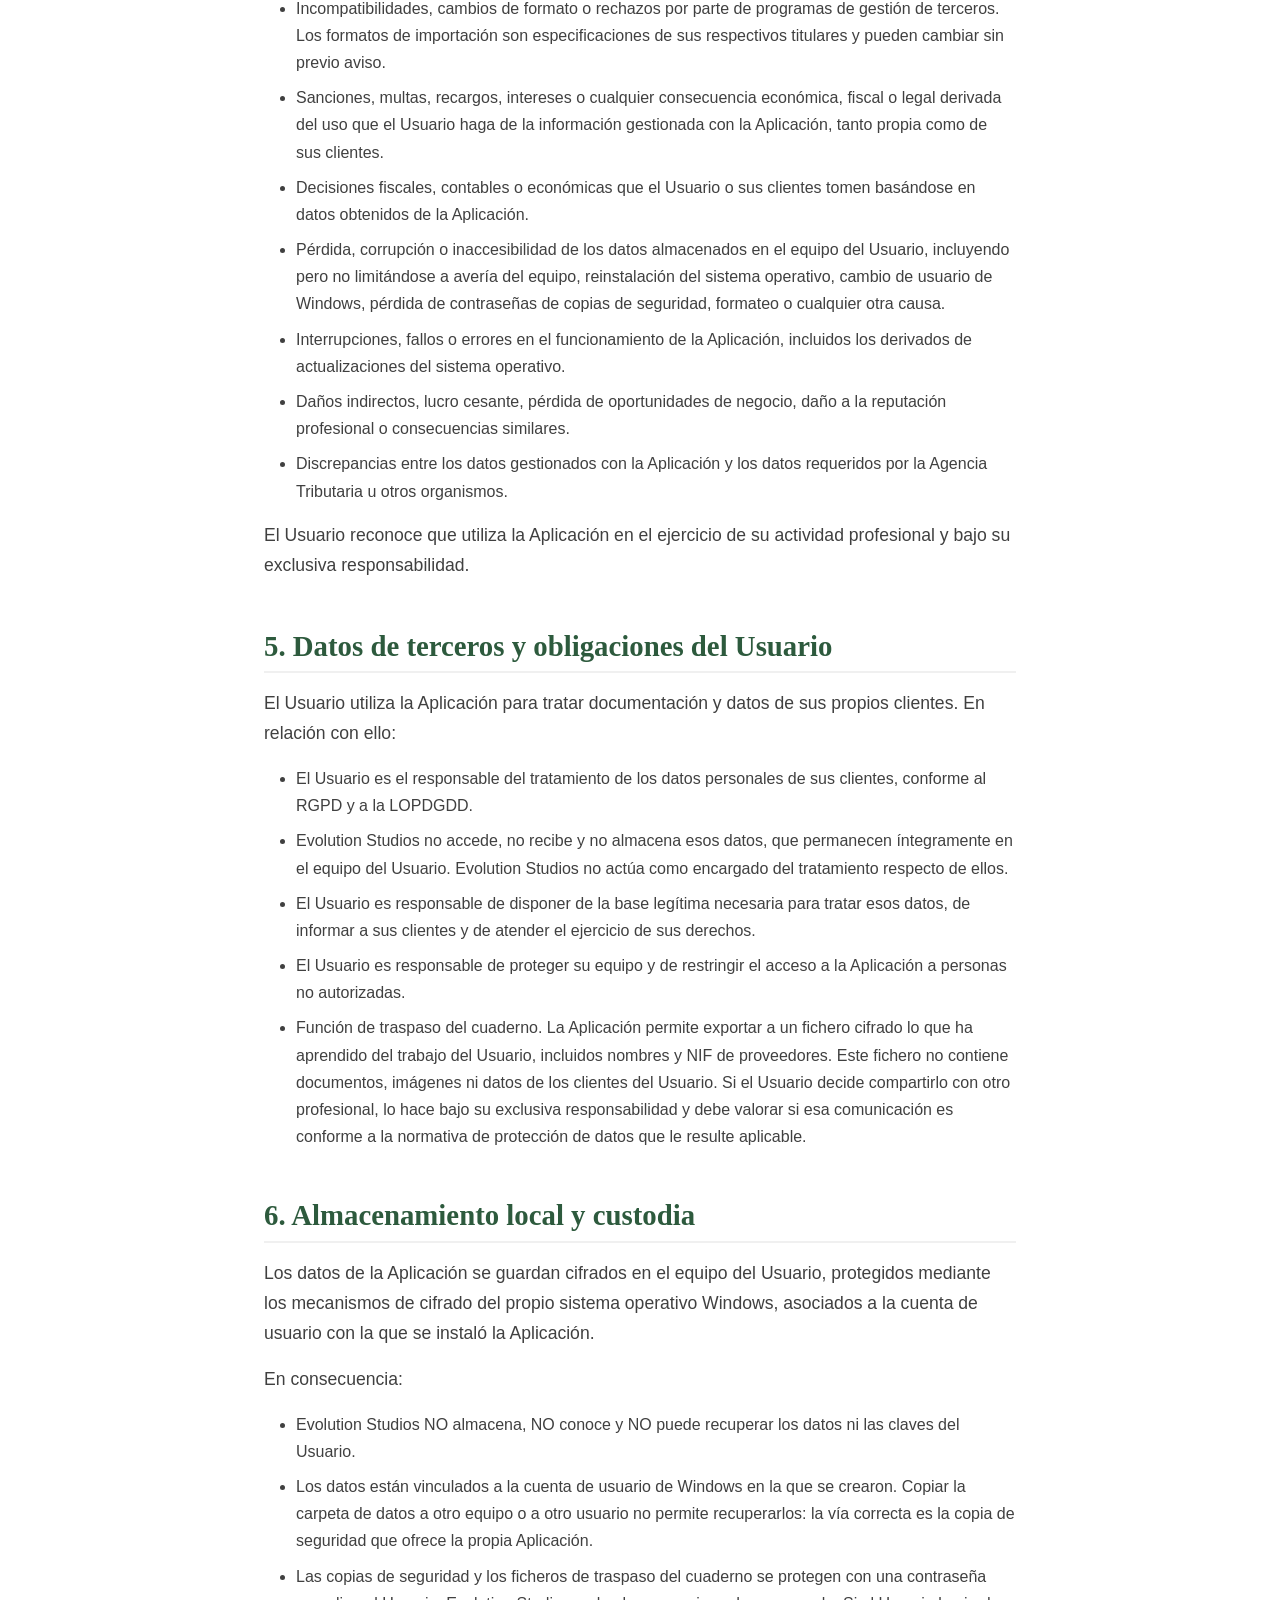
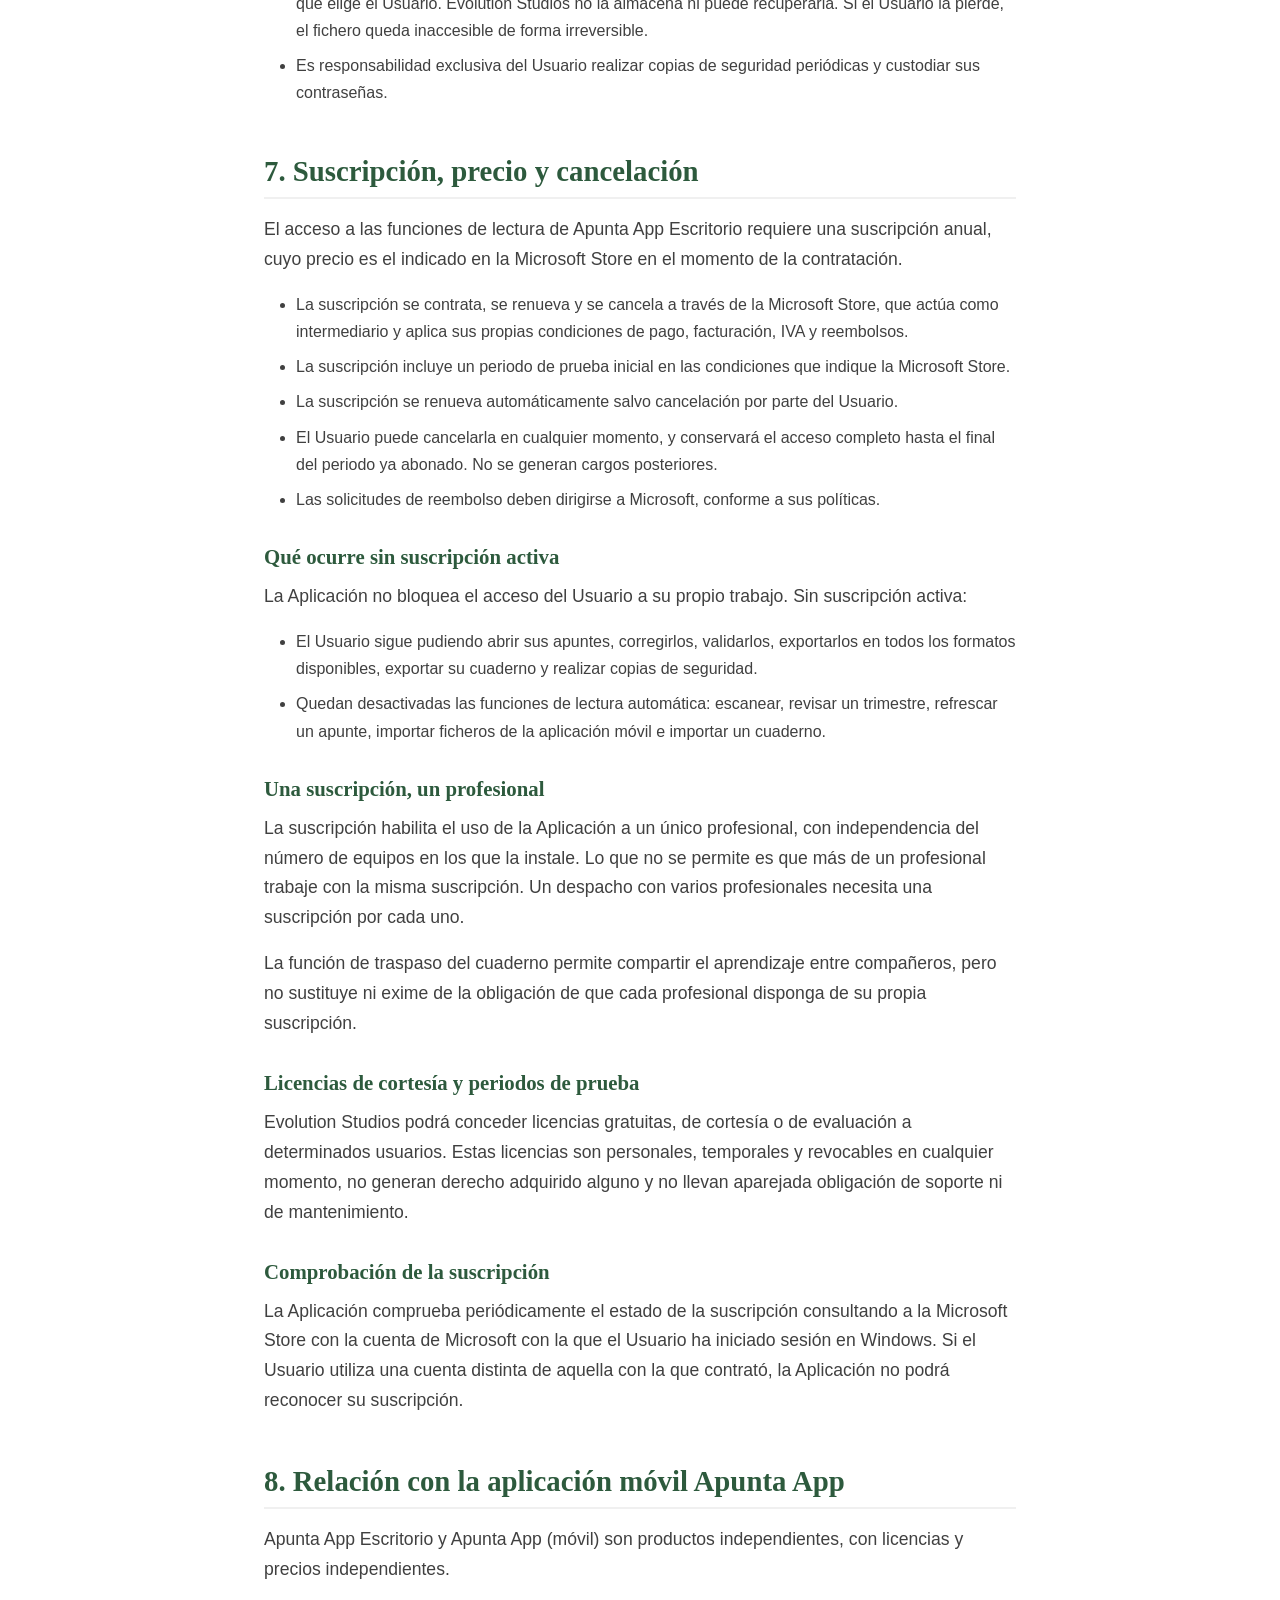
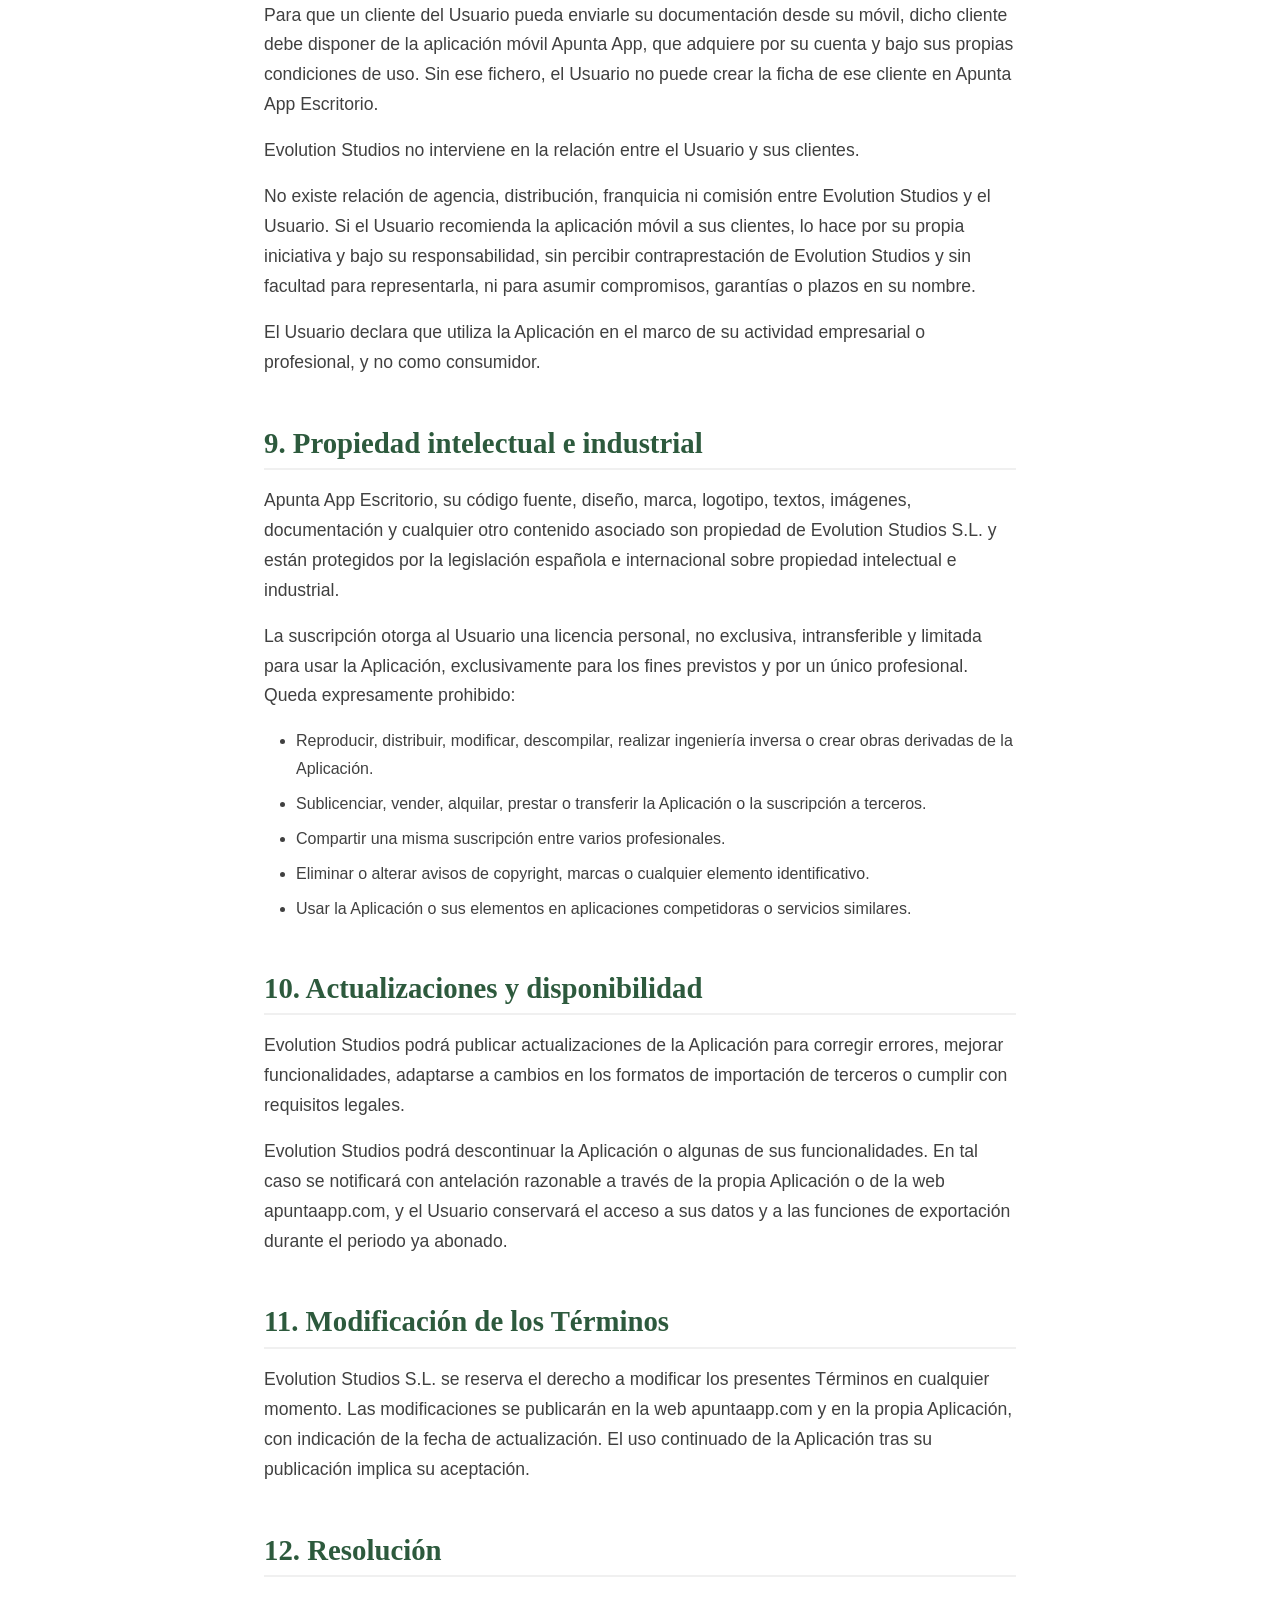
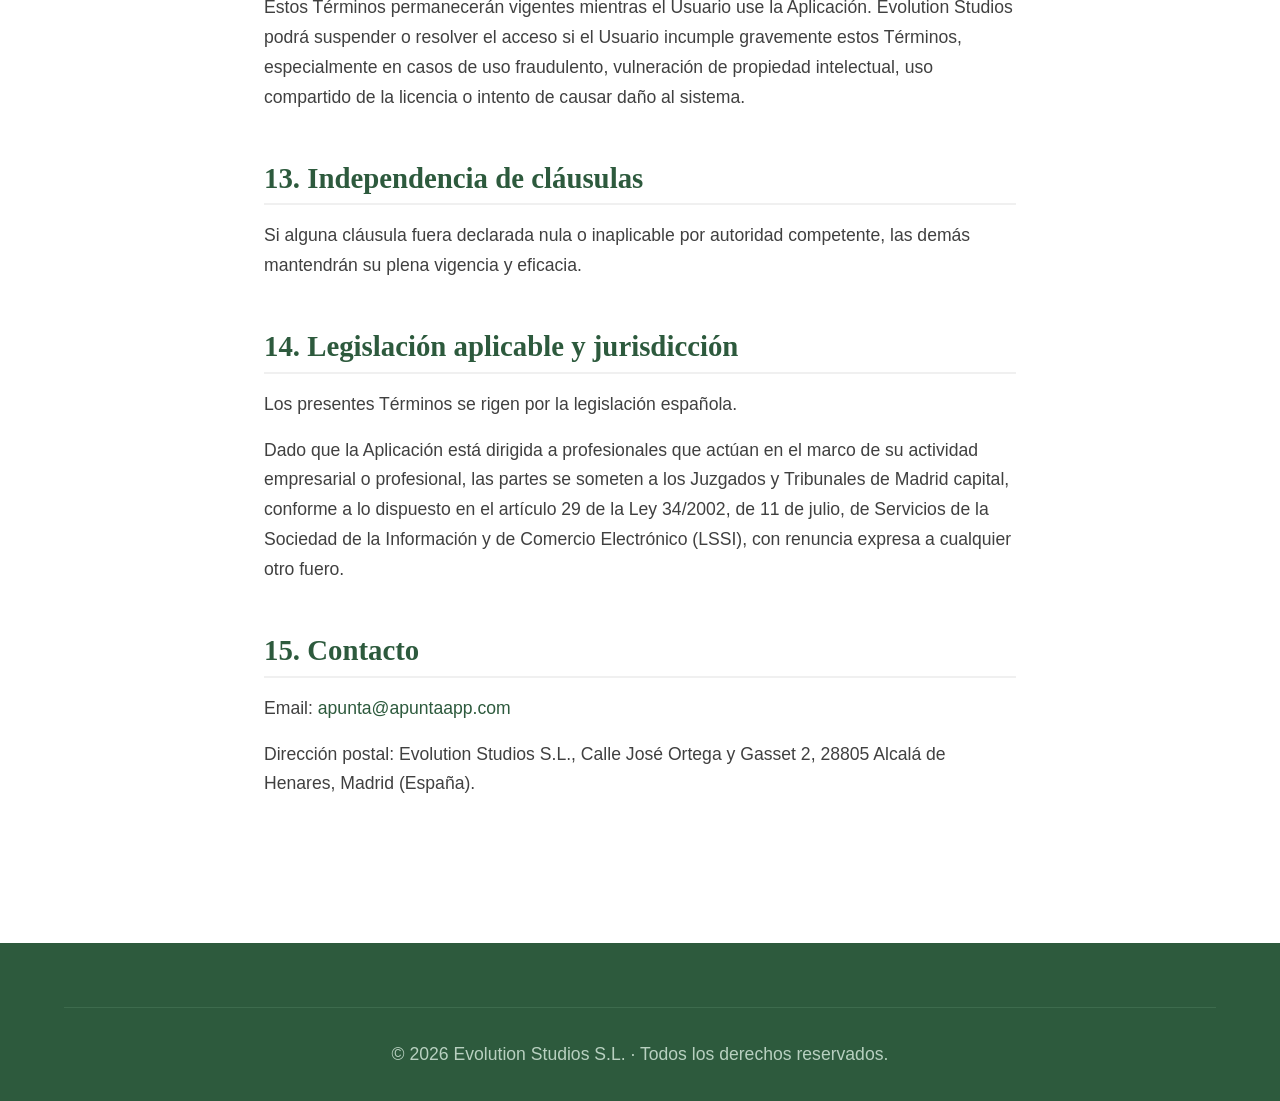
<file: terminos-condiciones-escritorio.html>
<!DOCTYPE html>
<html lang="es">
<head>
    <meta charset="UTF-8">
    <meta name="viewport" content="width=device-width, initial-scale=1.0">
    <title>Términos y Condiciones — Apunta App Escritorio</title>
    <link rel="stylesheet" href="styles.css">
    <link rel="icon" type="image/png" href="favicon.png">
</head>
<body>

    <header class="header">
        <div class="contenedor">
            <a href="index.html" class="logo">
                <img src="logo-apunta.png" alt="Apunta App" class="logo-imagen">
            </a>
            <nav class="navegacion">
                <ul>
                    <li><a href="index.html">Inicio</a></li>
                    <li><a href="gestorias.html#contacto">Contacto</a></li>
                </ul>
            </nav>
        </div>
    </header>

    <main class="pagina-legal">
        <div class="contenedor contenedor-estrecho">
            <a href="gestorias.html" class="volver-inicio">Volver a Apunta App Escritorio</a>

            <h1>TÉRMINOS Y CONDICIONES DE USO</h1>
            <p class="fecha-actualizacion">Apunta App Escritorio   ·   Última actualización: 6 de septiembre de 2026</p>
            <p>Los presentes Términos y Condiciones de Uso (en adelante, «los Términos») regulan el uso de la aplicación de escritorio Apunta App Escritorio (en adelante, «la Aplicación» o «Apunta App Escritorio»), titularidad de Evolution Studios S.L. (en adelante, «Evolution Studios»), con NIF B67791475 y domicilio en Calle José Ortega y Gasset 2, 28805 Alcalá de Henares, Madrid (España).</p>
            <p>La descarga, instalación y uso de la Aplicación implica la aceptación expresa de los presentes Términos. Si no estás de acuerdo con alguna de las condiciones aquí establecidas, debes abstenerte de usar la Aplicación.</p>
            <h2>1. Descripción del servicio</h2>
            <p>Apunta App Escritorio es una aplicación para Windows dirigida a profesionales de la gestión, asesoría y contabilidad (en adelante, «el Usuario»), que permite:</p>
            <ul>
                <li>Recibir e importar los ficheros que sus clientes generan con la aplicación móvil Apunta App.</li>
                <li>Escanear directamente facturas y tickets en papel o en PDF.</li>
                <li>Leer automáticamente los datos de esos documentos mediante reconocimiento óptico de caracteres (OCR).</li>
                <li>Revisar, corregir y validar esos datos.</li>
                <li>Exportarlos a formatos de importación de programas de gestión contable, así como a Excel, PDF y CSV.</li>
            </ul>
            <h3>Requisito imprescindible</h3>
            <p>Para crear la ficha de un cliente, ese cliente debe disponer de la aplicación móvil Apunta App, que adquiere por su cuenta en Google Play o App Store.</p>
            <p>Las fichas de cliente de Apunta App Escritorio nacen del fichero que genera la aplicación móvil. Sin ese fichero no hay ficha con la que trabajar. La aplicación móvil se adquiere de forma independiente y su precio no está incluido en la suscripción de Apunta App Escritorio.</p>
            <p>El Usuario debe valorar esta circunstancia antes de contratar.</p>
            <h3>Lo que Apunta App Escritorio no es</h3>
            <p>Apunta App Escritorio proporciona herramientas de organización, lectura y exportación, pero NO es una aplicación de contabilidad, gestoría o asesoría fiscal. Apunta App Escritorio NO emite facturas, NO presenta modelos fiscales, NO asesora sobre cuestiones tributarias y NO sustituye el criterio profesional del Usuario.</p>
            <h2>2. Naturaleza de la herramienta y responsabilidad del Usuario</h2>
            <p>El Usuario reconoce y acepta expresamente que:</p>
            <ul>
                <li>Apunta App Escritorio es una herramienta de apoyo al trabajo profesional del Usuario. Su finalidad es facilitar la lectura, organización y exportación de documentación.</li>
                <li>El Usuario es el único responsable de la corrección, exactitud, integridad y validez de los datos que introduce, edita, valida, almacena y exporta a través de la Aplicación.</li>
                <li>El sistema OCR puede contener errores. El reconocimiento automático de texto no es infalible. La calidad del escaneo o de la fotografía, la iluminación, el formato del documento y otros factores pueden afectar al resultado.</li>
                <li>La Aplicación señala expresamente los datos que no ha podido confirmar, siendo el Usuario el que debe revisarlos y validarlos. La validación es un acto profesional del Usuario y produce todos sus efectos bajo su exclusiva responsabilidad.</li>
                <li>El Usuario debe verificar todos los datos antes de utilizarlos para cualquier fin fiscal, contable, profesional o legal, y en particular antes de incorporarlos a la contabilidad o a las declaraciones de sus clientes.</li>
                <li>Apunta App Escritorio no realiza calificación fiscal ni contable. Las cuentas, códigos, tipos impositivos, deducibilidad y cualquier otra clasificación que la Aplicación proponga son sugerencias basadas en criterios generales y en el propio historial de correcciones del Usuario. La decisión final corresponde siempre al Usuario.</li>
            </ul>
            <h2>3. Advertencias normativas expresas</h2>
            <p>El Usuario reconoce y acepta expresamente que:</p>
            <ul>
                <li>Apunta App Escritorio NO es un sistema informático de facturación en el sentido del Reglamento que establece los requisitos que deben adoptar los sistemas y programas informáticos o electrónicos que soporten los procesos de facturación de empresarios y profesionales, y la estandarización de formatos de los registros de facturación, aprobado por el Real Decreto 1007/2023, de 5 de diciembre, ni de su normativa de desarrollo. No emite facturas, no las firma, no genera registros de facturación ni remite información alguna a la Agencia Tributaria.</li>
                <li>Apunta App Escritorio NO es un sistema de digitalización certificada homologado por la Agencia Estatal de Administración Tributaria conforme a la Orden EHA/962/2007 y normativa concordante. Las imágenes obtenidas con Apunta App NO sustituyen legalmente al documento original.</li>
                <li>En consecuencia, el Usuario y sus clientes deben conservar los documentos originales durante los plazos que exija la normativa fiscal y mercantil aplicable. Evolution Studios no responde de las consecuencias derivadas de la destrucción o pérdida de originales.</li>
                <li>Apunta App Escritorio no es un sistema de archivo, custodia ni conservación certificada de documentos. Es responsabilidad del Usuario mantener sus propias copias de seguridad.</li>
                <li>La Aplicación no adopta decisiones automatizadas con efectos jurídicos. Todo lo que la Aplicación lee o propone es una sugerencia sujeta a la revisión y validación del Usuario.</li>
            </ul>
            <h2>4. Limitación de responsabilidad</h2>
            <p>En la máxima medida permitida por la legislación aplicable, Evolution Studios NO se hace responsable de:</p>
            <ul>
                <li>Errores u omisiones en los datos extraídos automáticamente por el sistema OCR.</li>
                <li>Errores en los cálculos automáticos realizados por la Aplicación (bases, cuotas, retenciones, recargos, totales, sumas trimestrales, etc.).</li>
                <li>Errores u omisiones en los ficheros de exportación generados, ni de su interpretación por parte del programa de gestión de destino.</li>
                <li>Incompatibilidades, cambios de formato o rechazos por parte de programas de gestión de terceros. Los formatos de importación son especificaciones de sus respectivos titulares y pueden cambiar sin previo aviso.</li>
                <li>Sanciones, multas, recargos, intereses o cualquier consecuencia económica, fiscal o legal derivada del uso que el Usuario haga de la información gestionada con la Aplicación, tanto propia como de sus clientes.</li>
                <li>Decisiones fiscales, contables o económicas que el Usuario o sus clientes tomen basándose en datos obtenidos de la Aplicación.</li>
                <li>Pérdida, corrupción o inaccesibilidad de los datos almacenados en el equipo del Usuario, incluyendo pero no limitándose a avería del equipo, reinstalación del sistema operativo, cambio de usuario de Windows, pérdida de contraseñas de copias de seguridad, formateo o cualquier otra causa.</li>
                <li>Interrupciones, fallos o errores en el funcionamiento de la Aplicación, incluidos los derivados de actualizaciones del sistema operativo.</li>
                <li>Daños indirectos, lucro cesante, pérdida de oportunidades de negocio, daño a la reputación profesional o consecuencias similares.</li>
                <li>Discrepancias entre los datos gestionados con la Aplicación y los datos requeridos por la Agencia Tributaria u otros organismos.</li>
            </ul>
            <p>El Usuario reconoce que utiliza la Aplicación en el ejercicio de su actividad profesional y bajo su exclusiva responsabilidad.</p>
            <h2>5. Datos de terceros y obligaciones del Usuario</h2>
            <p>El Usuario utiliza la Aplicación para tratar documentación y datos de sus propios clientes. En relación con ello:</p>
            <ul>
                <li>El Usuario es el responsable del tratamiento de los datos personales de sus clientes, conforme al RGPD y a la LOPDGDD.</li>
                <li>Evolution Studios no accede, no recibe y no almacena esos datos, que permanecen íntegramente en el equipo del Usuario. Evolution Studios no actúa como encargado del tratamiento respecto de ellos.</li>
                <li>El Usuario es responsable de disponer de la base legítima necesaria para tratar esos datos, de informar a sus clientes y de atender el ejercicio de sus derechos.</li>
                <li>El Usuario es responsable de proteger su equipo y de restringir el acceso a la Aplicación a personas no autorizadas.</li>
                <li>Función de traspaso del cuaderno. La Aplicación permite exportar a un fichero cifrado lo que ha aprendido del trabajo del Usuario, incluidos nombres y NIF de proveedores. Este fichero no contiene documentos, imágenes ni datos de los clientes del Usuario. Si el Usuario decide compartirlo con otro profesional, lo hace bajo su exclusiva responsabilidad y debe valorar si esa comunicación es conforme a la normativa de protección de datos que le resulte aplicable.</li>
            </ul>
            <h2>6. Almacenamiento local y custodia</h2>
            <p>Los datos de la Aplicación se guardan cifrados en el equipo del Usuario, protegidos mediante los mecanismos de cifrado del propio sistema operativo Windows, asociados a la cuenta de usuario con la que se instaló la Aplicación.</p>
            <p>En consecuencia:</p>
            <ul>
                <li>Evolution Studios NO almacena, NO conoce y NO puede recuperar los datos ni las claves del Usuario.</li>
                <li>Los datos están vinculados a la cuenta de usuario de Windows en la que se crearon. Copiar la carpeta de datos a otro equipo o a otro usuario no permite recuperarlos: la vía correcta es la copia de seguridad que ofrece la propia Aplicación.</li>
                <li>Las copias de seguridad y los ficheros de traspaso del cuaderno se protegen con una contraseña que elige el Usuario. Evolution Studios no la almacena ni puede recuperarla. Si el Usuario la pierde, el fichero queda inaccesible de forma irreversible.</li>
                <li>Es responsabilidad exclusiva del Usuario realizar copias de seguridad periódicas y custodiar sus contraseñas.</li>
            </ul>
            <h2>7. Suscripción, precio y cancelación</h2>
            <p>El acceso a las funciones de lectura de Apunta App Escritorio requiere una suscripción anual, cuyo precio es el indicado en la Microsoft Store en el momento de la contratación.</p>
            <ul>
                <li>La suscripción se contrata, se renueva y se cancela a través de la Microsoft Store, que actúa como intermediario y aplica sus propias condiciones de pago, facturación, IVA y reembolsos.</li>
                <li>La suscripción incluye un periodo de prueba inicial en las condiciones que indique la Microsoft Store.</li>
                <li>La suscripción se renueva automáticamente salvo cancelación por parte del Usuario.</li>
                <li>El Usuario puede cancelarla en cualquier momento, y conservará el acceso completo hasta el final del periodo ya abonado. No se generan cargos posteriores.</li>
                <li>Las solicitudes de reembolso deben dirigirse a Microsoft, conforme a sus políticas.</li>
            </ul>
            <h3>Qué ocurre sin suscripción activa</h3>
            <p>La Aplicación no bloquea el acceso del Usuario a su propio trabajo. Sin suscripción activa:</p>
            <ul>
                <li>El Usuario sigue pudiendo abrir sus apuntes, corregirlos, validarlos, exportarlos en todos los formatos disponibles, exportar su cuaderno y realizar copias de seguridad.</li>
                <li>Quedan desactivadas las funciones de lectura automática: escanear, revisar un trimestre, refrescar un apunte, importar ficheros de la aplicación móvil e importar un cuaderno.</li>
            </ul>
            <h3>Una suscripción, un profesional</h3>
            <p>La suscripción habilita el uso de la Aplicación a un único profesional, con independencia del número de equipos en los que la instale. Lo que no se permite es que más de un profesional trabaje con la misma suscripción. Un despacho con varios profesionales necesita una suscripción por cada uno.</p>
            <p>La función de traspaso del cuaderno permite compartir el aprendizaje entre compañeros, pero no sustituye ni exime de la obligación de que cada profesional disponga de su propia suscripción.</p>
            <h3>Licencias de cortesía y periodos de prueba</h3>
            <p>Evolution Studios podrá conceder licencias gratuitas, de cortesía o de evaluación a determinados usuarios. Estas licencias son personales, temporales y revocables en cualquier momento, no generan derecho adquirido alguno y no llevan aparejada obligación de soporte ni de mantenimiento.</p>
            <h3>Comprobación de la suscripción</h3>
            <p>La Aplicación comprueba periódicamente el estado de la suscripción consultando a la Microsoft Store con la cuenta de Microsoft con la que el Usuario ha iniciado sesión en Windows. Si el Usuario utiliza una cuenta distinta de aquella con la que contrató, la Aplicación no podrá reconocer su suscripción.</p>
            <h2>8. Relación con la aplicación móvil Apunta App</h2>
            <p>Apunta App Escritorio y Apunta App (móvil) son productos independientes, con licencias y precios independientes.</p>
            <p>Para que un cliente del Usuario pueda enviarle su documentación desde su móvil, dicho cliente debe disponer de la aplicación móvil Apunta App, que adquiere por su cuenta y bajo sus propias condiciones de uso. Sin ese fichero, el Usuario no puede crear la ficha de ese cliente en Apunta App Escritorio.</p>
            <p>Evolution Studios no interviene en la relación entre el Usuario y sus clientes.</p>
            <p>No existe relación de agencia, distribución, franquicia ni comisión entre Evolution Studios y el Usuario. Si el Usuario recomienda la aplicación móvil a sus clientes, lo hace por su propia iniciativa y bajo su responsabilidad, sin percibir contraprestación de Evolution Studios y sin facultad para representarla, ni para asumir compromisos, garantías o plazos en su nombre.</p>
            <p>El Usuario declara que utiliza la Aplicación en el marco de su actividad empresarial o profesional, y no como consumidor.</p>
            <h2>9. Propiedad intelectual e industrial</h2>
            <p>Apunta App Escritorio, su código fuente, diseño, marca, logotipo, textos, imágenes, documentación y cualquier otro contenido asociado son propiedad de Evolution Studios S.L. y están protegidos por la legislación española e internacional sobre propiedad intelectual e industrial.</p>
            <p>La suscripción otorga al Usuario una licencia personal, no exclusiva, intransferible y limitada para usar la Aplicación, exclusivamente para los fines previstos y por un único profesional. Queda expresamente prohibido:</p>
            <ul>
                <li>Reproducir, distribuir, modificar, descompilar, realizar ingeniería inversa o crear obras derivadas de la Aplicación.</li>
                <li>Sublicenciar, vender, alquilar, prestar o transferir la Aplicación o la suscripción a terceros.</li>
                <li>Compartir una misma suscripción entre varios profesionales.</li>
                <li>Eliminar o alterar avisos de copyright, marcas o cualquier elemento identificativo.</li>
                <li>Usar la Aplicación o sus elementos en aplicaciones competidoras o servicios similares.</li>
            </ul>
            <h2>10. Actualizaciones y disponibilidad</h2>
            <p>Evolution Studios podrá publicar actualizaciones de la Aplicación para corregir errores, mejorar funcionalidades, adaptarse a cambios en los formatos de importación de terceros o cumplir con requisitos legales.</p>
            <p>Evolution Studios podrá descontinuar la Aplicación o algunas de sus funcionalidades. En tal caso se notificará con antelación razonable a través de la propia Aplicación o de la web apuntaapp.com, y el Usuario conservará el acceso a sus datos y a las funciones de exportación durante el periodo ya abonado.</p>
            <h2>11. Modificación de los Términos</h2>
            <p>Evolution Studios S.L. se reserva el derecho a modificar los presentes Términos en cualquier momento. Las modificaciones se publicarán en la web apuntaapp.com y en la propia Aplicación, con indicación de la fecha de actualización. El uso continuado de la Aplicación tras su publicación implica su aceptación.</p>
            <h2>12. Resolución</h2>
            <p>Estos Términos permanecerán vigentes mientras el Usuario use la Aplicación. Evolution Studios podrá suspender o resolver el acceso si el Usuario incumple gravemente estos Términos, especialmente en casos de uso fraudulento, vulneración de propiedad intelectual, uso compartido de la licencia o intento de causar daño al sistema.</p>
            <h2>13. Independencia de cláusulas</h2>
            <p>Si alguna cláusula fuera declarada nula o inaplicable por autoridad competente, las demás mantendrán su plena vigencia y eficacia.</p>
            <h2>14. Legislación aplicable y jurisdicción</h2>
            <p>Los presentes Términos se rigen por la legislación española.</p>
            <p>Dado que la Aplicación está dirigida a profesionales que actúan en el marco de su actividad empresarial o profesional, las partes se someten a los Juzgados y Tribunales de Madrid capital, conforme a lo dispuesto en el artículo 29 de la Ley 34/2002, de 11 de julio, de Servicios de la Sociedad de la Información y de Comercio Electrónico (LSSI), con renuncia expresa a cualquier otro fuero.</p>
            <h2>15. Contacto</h2>
            <p>Email: <a href="mailto:apunta@apuntaapp.com">apunta@apuntaapp.com</a></p>
            <p>Dirección postal: Evolution Studios S.L., Calle José Ortega y Gasset 2, 28805 Alcalá de Henares, Madrid (España).</p>
        </div>
    </main>

    <footer class="pie">
        <div class="contenedor">
            <div class="pie-copyright">
                <p>© 2026 Evolution Studios S.L. · Todos los derechos reservados.</p>
            </div>
        </div>
    </footer>

</body>
</html>
</file>
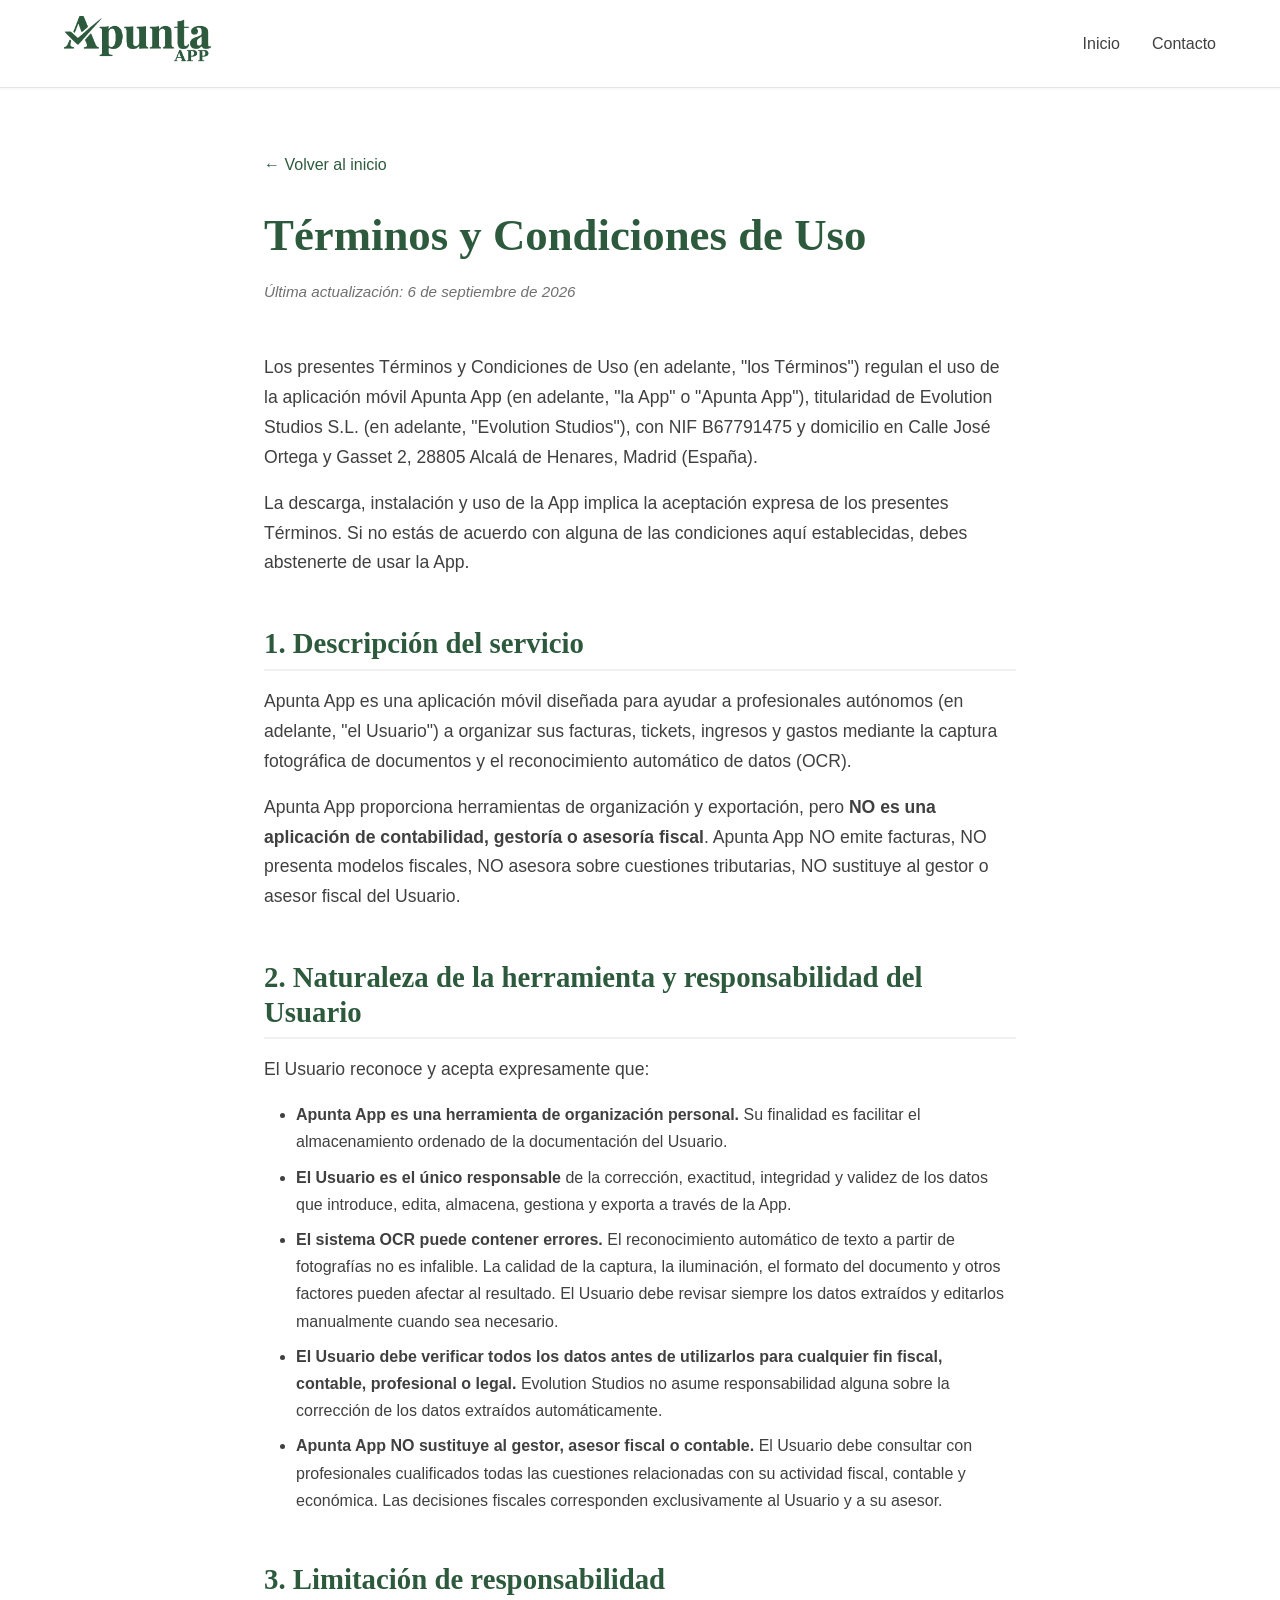
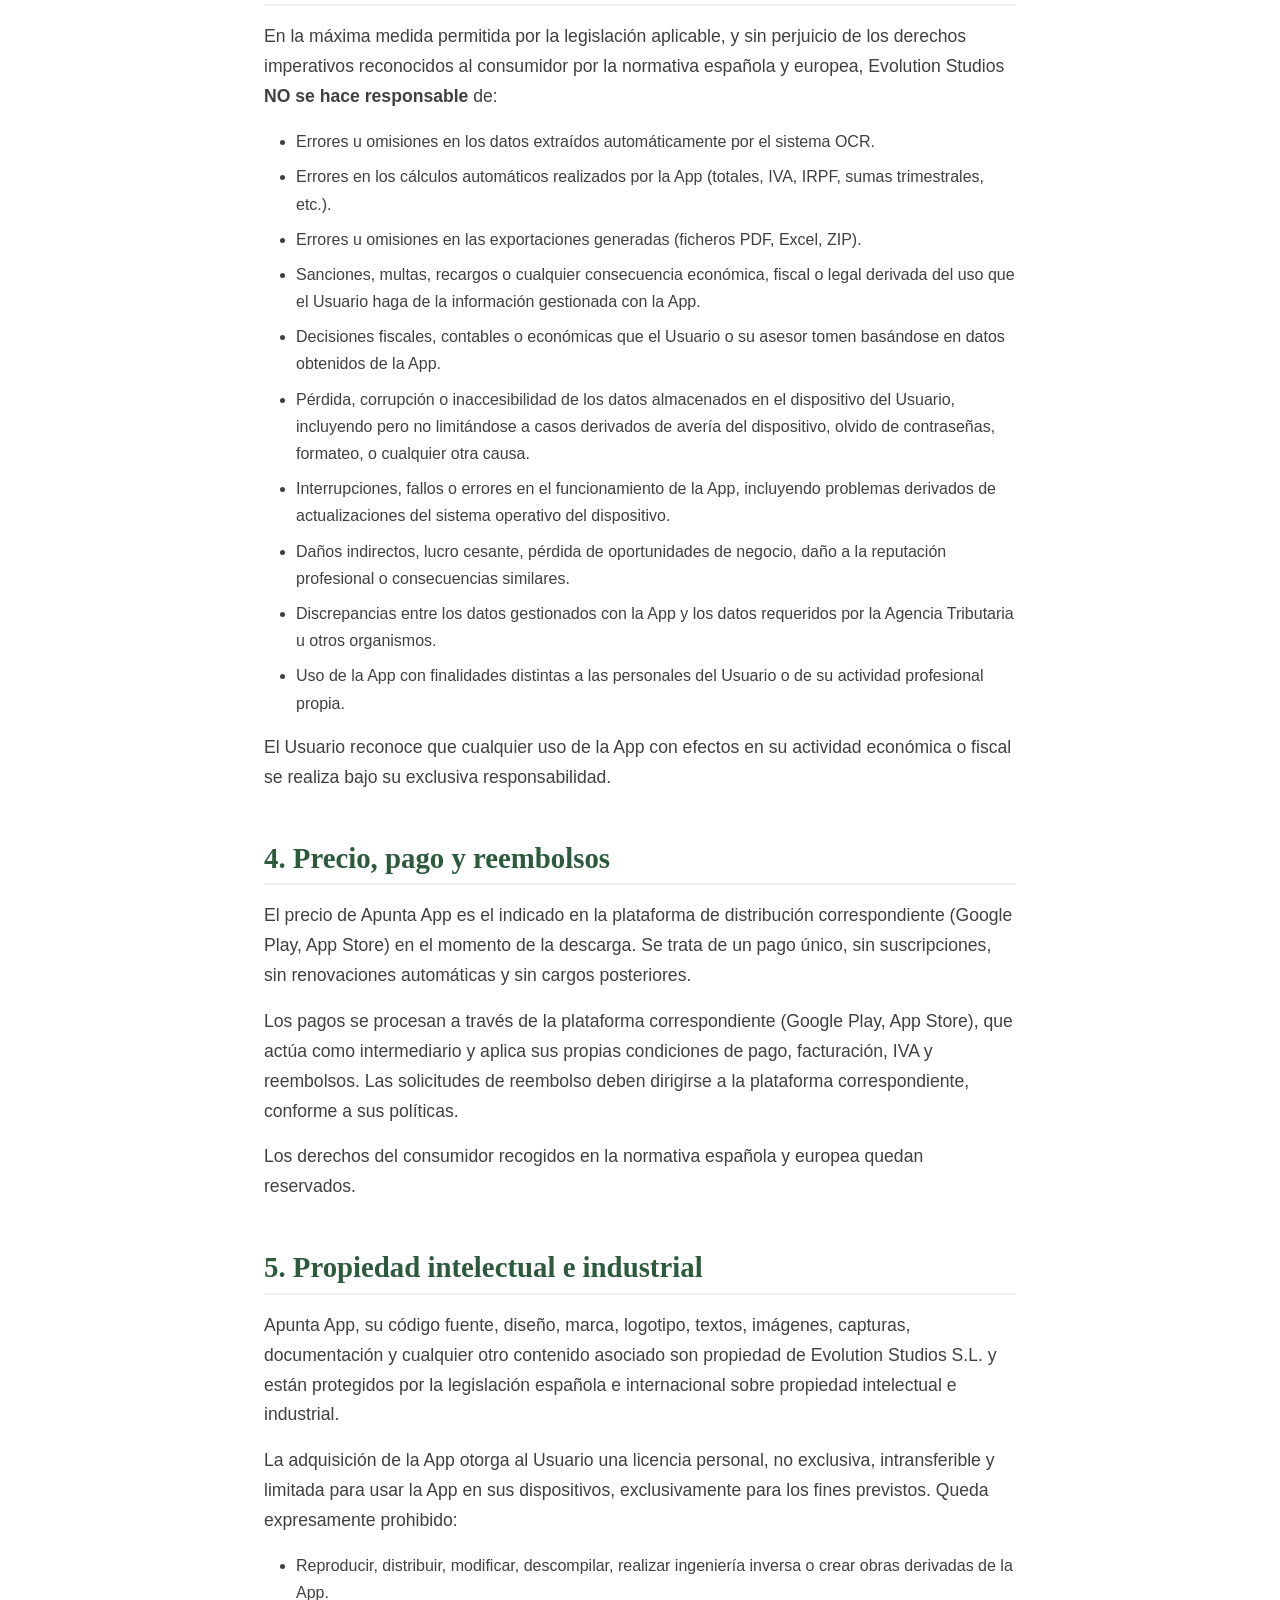
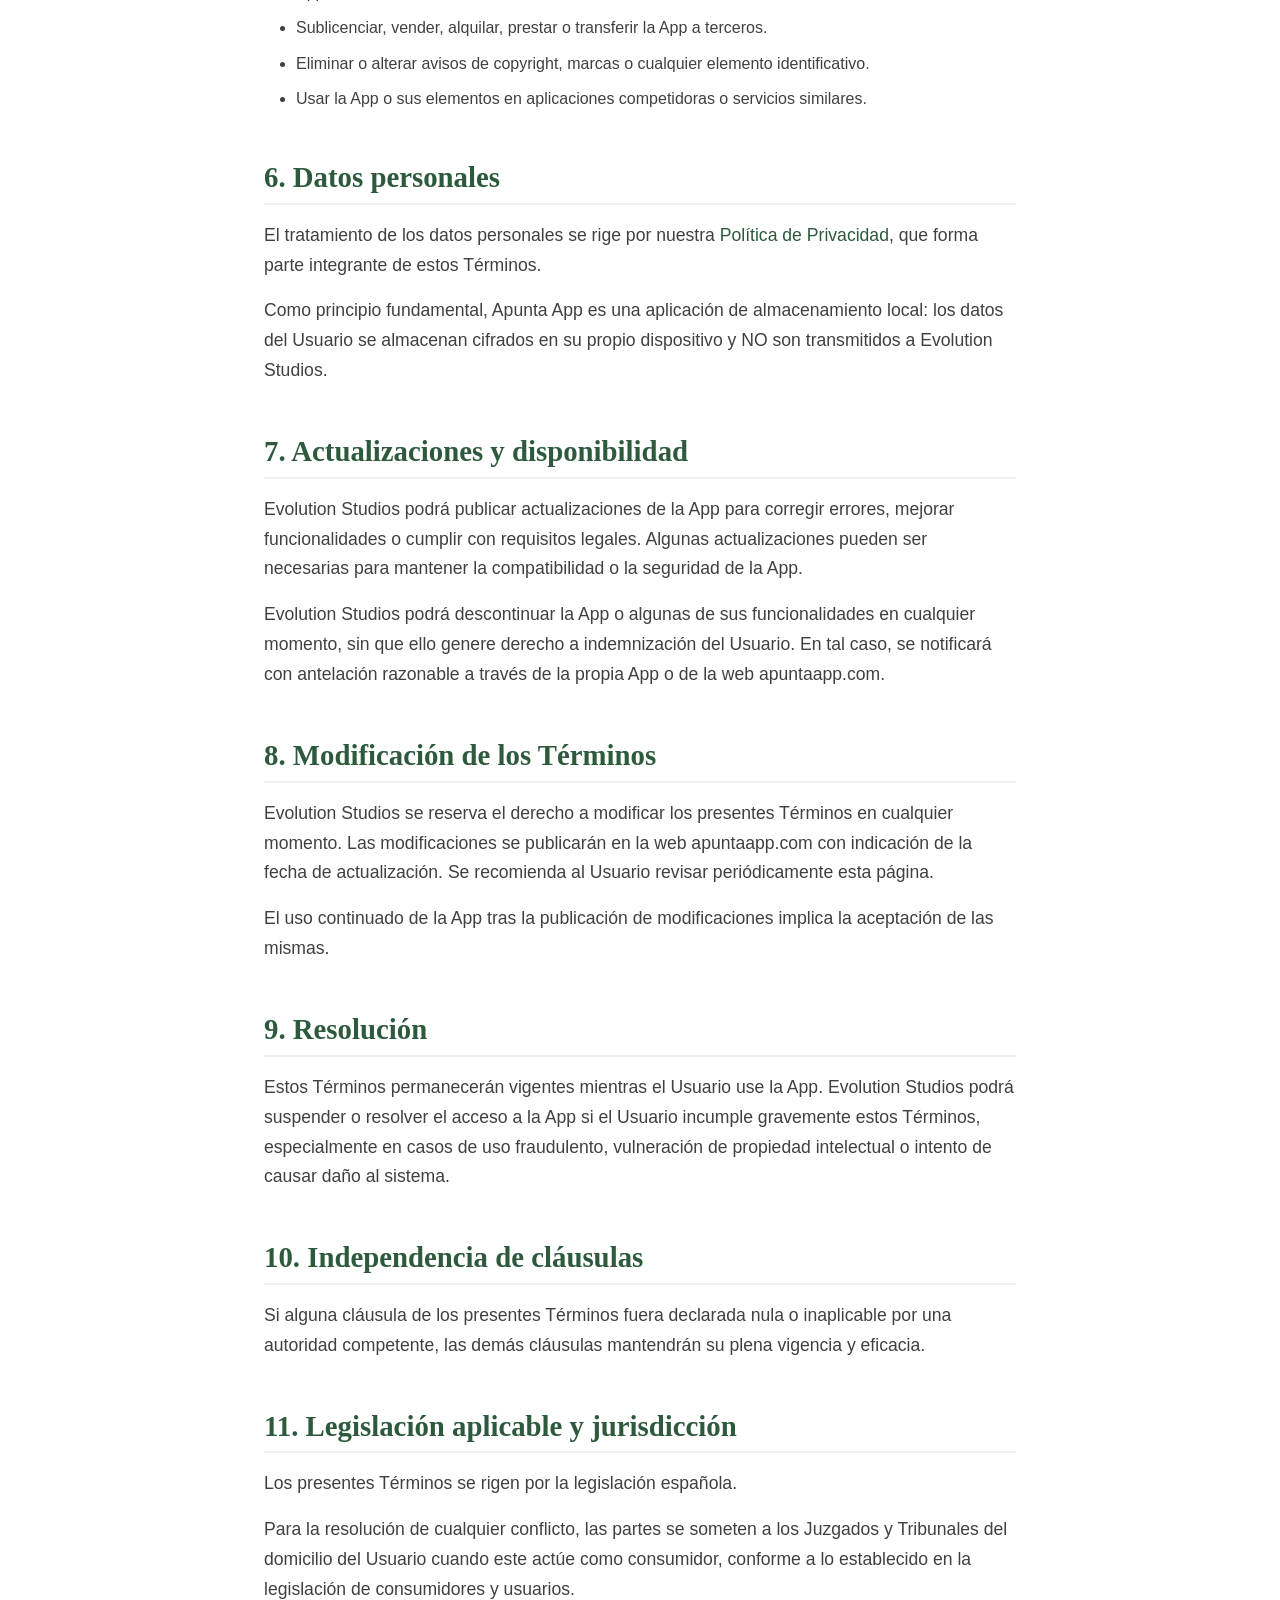
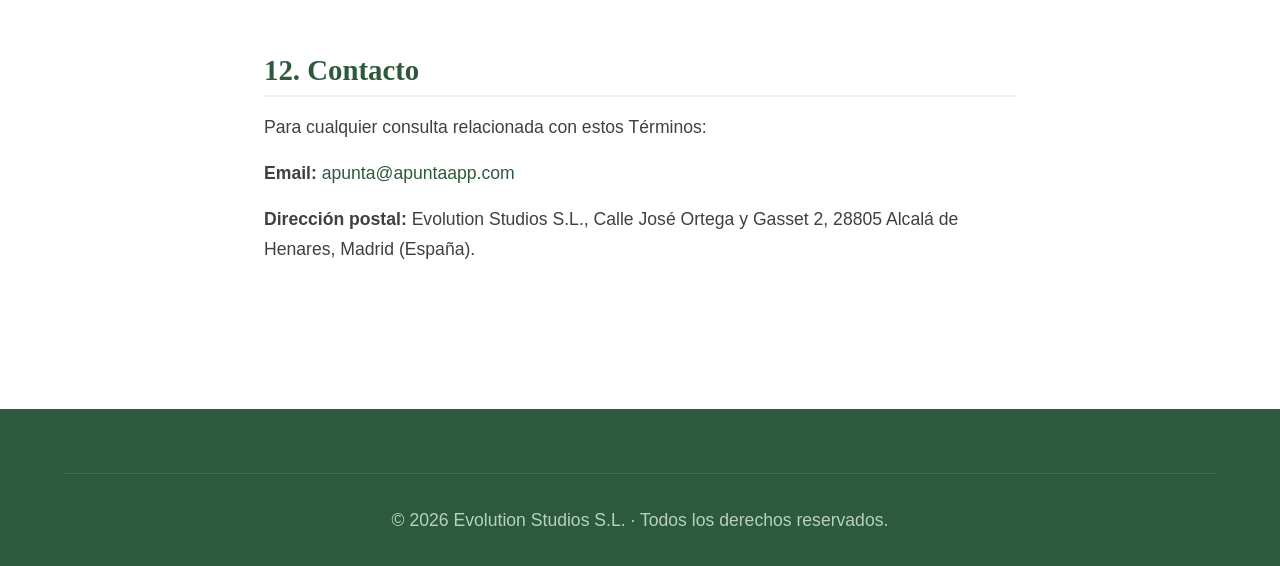
<file: terminos-condiciones.html>
<!DOCTYPE html>
<html lang="es">
<head>
    <meta charset="UTF-8">
    <meta name="viewport" content="width=device-width, initial-scale=1.0">
    <title>Términos y Condiciones — Apunta App</title>
    <link rel="stylesheet" href="styles.css">
    <link rel="icon" type="image/png" href="favicon.png">
</head>
<body>

    <header class="header">
        <div class="contenedor">
            <a href="index.html" class="logo">
                <img src="logo-apunta.png" alt="Apunta App" class="logo-imagen">
            </a>
            <nav class="navegacion">
                <ul>
                    <li><a href="index.html">Inicio</a></li>
                    <li><a href="autonomos.html#contacto">Contacto</a></li>
                </ul>
            </nav>
        </div>
    </header>

    <main class="pagina-legal">
        <div class="contenedor contenedor-estrecho">
            <a href="index.html" class="volver-inicio">Volver al inicio</a>

            <h1>Términos y Condiciones de Uso</h1>
            <p class="fecha-actualizacion">Última actualización: 6 de septiembre de 2026</p>

            <p>Los presentes Términos y Condiciones de Uso (en adelante, "los Términos") regulan el uso de la aplicación móvil Apunta App (en adelante, "la App" o "Apunta App"), titularidad de Evolution Studios S.L. (en adelante, "Evolution Studios"), con NIF B67791475 y domicilio en Calle José Ortega y Gasset 2, 28805 Alcalá de Henares, Madrid (España).</p>

            <p>La descarga, instalación y uso de la App implica la aceptación expresa de los presentes Términos. Si no estás de acuerdo con alguna de las condiciones aquí establecidas, debes abstenerte de usar la App.</p>

            <h2>1. Descripción del servicio</h2>

            <p>Apunta App es una aplicación móvil diseñada para ayudar a profesionales autónomos (en adelante, "el Usuario") a organizar sus facturas, tickets, ingresos y gastos mediante la captura fotográfica de documentos y el reconocimiento automático de datos (OCR).</p>

            <p>Apunta App proporciona herramientas de organización y exportación, pero <strong>NO es una aplicación de contabilidad, gestoría o asesoría fiscal</strong>. Apunta App NO emite facturas, NO presenta modelos fiscales, NO asesora sobre cuestiones tributarias, NO sustituye al gestor o asesor fiscal del Usuario.</p>

            <h2>2. Naturaleza de la herramienta y responsabilidad del Usuario</h2>

            <p>El Usuario reconoce y acepta expresamente que:</p>

            <ul>
                <li><strong>Apunta App es una herramienta de organización personal.</strong> Su finalidad es facilitar el almacenamiento ordenado de la documentación del Usuario.</li>

                <li><strong>El Usuario es el único responsable</strong> de la corrección, exactitud, integridad y validez de los datos que introduce, edita, almacena, gestiona y exporta a través de la App.</li>

                <li><strong>El sistema OCR puede contener errores.</strong> El reconocimiento automático de texto a partir de fotografías no es infalible. La calidad de la captura, la iluminación, el formato del documento y otros factores pueden afectar al resultado. El Usuario debe revisar siempre los datos extraídos y editarlos manualmente cuando sea necesario.</li>

                <li><strong>El Usuario debe verificar todos los datos antes de utilizarlos para cualquier fin fiscal, contable, profesional o legal.</strong> Evolution Studios no asume responsabilidad alguna sobre la corrección de los datos extraídos automáticamente.</li>

                <li><strong>Apunta App NO sustituye al gestor, asesor fiscal o contable.</strong> El Usuario debe consultar con profesionales cualificados todas las cuestiones relacionadas con su actividad fiscal, contable y económica. Las decisiones fiscales corresponden exclusivamente al Usuario y a su asesor.</li>
            </ul>

            <h2>3. Limitación de responsabilidad</h2>

            <p>En la máxima medida permitida por la legislación aplicable, y sin perjuicio de los derechos imperativos reconocidos al consumidor por la normativa española y europea, Evolution Studios <strong>NO se hace responsable</strong> de:</p>

            <ul>
                <li>Errores u omisiones en los datos extraídos automáticamente por el sistema OCR.</li>
                <li>Errores en los cálculos automáticos realizados por la App (totales, IVA, IRPF, sumas trimestrales, etc.).</li>
                <li>Errores u omisiones en las exportaciones generadas (ficheros PDF, Excel, ZIP).</li>
                <li>Sanciones, multas, recargos o cualquier consecuencia económica, fiscal o legal derivada del uso que el Usuario haga de la información gestionada con la App.</li>
                <li>Decisiones fiscales, contables o económicas que el Usuario o su asesor tomen basándose en datos obtenidos de la App.</li>
                <li>Pérdida, corrupción o inaccesibilidad de los datos almacenados en el dispositivo del Usuario, incluyendo pero no limitándose a casos derivados de avería del dispositivo, olvido de contraseñas, formateo, o cualquier otra causa.</li>
                <li>Interrupciones, fallos o errores en el funcionamiento de la App, incluyendo problemas derivados de actualizaciones del sistema operativo del dispositivo.</li>
                <li>Daños indirectos, lucro cesante, pérdida de oportunidades de negocio, daño a la reputación profesional o consecuencias similares.</li>
                <li>Discrepancias entre los datos gestionados con la App y los datos requeridos por la Agencia Tributaria u otros organismos.</li>
                <li>Uso de la App con finalidades distintas a las personales del Usuario o de su actividad profesional propia.</li>
            </ul>

            <p>El Usuario reconoce que cualquier uso de la App con efectos en su actividad económica o fiscal se realiza bajo su exclusiva responsabilidad.</p>

            <h2>4. Precio, pago y reembolsos</h2>

            <p>El precio de Apunta App es el indicado en la plataforma de distribución correspondiente (Google Play, App Store) en el momento de la descarga. Se trata de un pago único, sin suscripciones, sin renovaciones automáticas y sin cargos posteriores.</p>

            <p>Los pagos se procesan a través de la plataforma correspondiente (Google Play, App Store), que actúa como intermediario y aplica sus propias condiciones de pago, facturación, IVA y reembolsos. Las solicitudes de reembolso deben dirigirse a la plataforma correspondiente, conforme a sus políticas.</p>

            <p>Los derechos del consumidor recogidos en la normativa española y europea quedan reservados.</p>

            <h2>5. Propiedad intelectual e industrial</h2>

            <p>Apunta App, su código fuente, diseño, marca, logotipo, textos, imágenes, capturas, documentación y cualquier otro contenido asociado son propiedad de Evolution Studios S.L. y están protegidos por la legislación española e internacional sobre propiedad intelectual e industrial.</p>

            <p>La adquisición de la App otorga al Usuario una licencia personal, no exclusiva, intransferible y limitada para usar la App en sus dispositivos, exclusivamente para los fines previstos. Queda expresamente prohibido:</p>

            <ul>
                <li>Reproducir, distribuir, modificar, descompilar, realizar ingeniería inversa o crear obras derivadas de la App.</li>
                <li>Sublicenciar, vender, alquilar, prestar o transferir la App a terceros.</li>
                <li>Eliminar o alterar avisos de copyright, marcas o cualquier elemento identificativo.</li>
                <li>Usar la App o sus elementos en aplicaciones competidoras o servicios similares.</li>
            </ul>

            <h2>6. Datos personales</h2>

            <p>El tratamiento de los datos personales se rige por nuestra <a href="politica-privacidad.html">Política de Privacidad</a>, que forma parte integrante de estos Términos.</p>

            <p>Como principio fundamental, Apunta App es una aplicación de almacenamiento local: los datos del Usuario se almacenan cifrados en su propio dispositivo y NO son transmitidos a Evolution Studios.</p>

            <h2>7. Actualizaciones y disponibilidad</h2>

            <p>Evolution Studios podrá publicar actualizaciones de la App para corregir errores, mejorar funcionalidades o cumplir con requisitos legales. Algunas actualizaciones pueden ser necesarias para mantener la compatibilidad o la seguridad de la App.</p>

            <p>Evolution Studios podrá descontinuar la App o algunas de sus funcionalidades en cualquier momento, sin que ello genere derecho a indemnización del Usuario. En tal caso, se notificará con antelación razonable a través de la propia App o de la web apuntaapp.com.</p>

            <h2>8. Modificación de los Términos</h2>

            <p>Evolution Studios se reserva el derecho a modificar los presentes Términos en cualquier momento. Las modificaciones se publicarán en la web apuntaapp.com con indicación de la fecha de actualización. Se recomienda al Usuario revisar periódicamente esta página.</p>

            <p>El uso continuado de la App tras la publicación de modificaciones implica la aceptación de las mismas.</p>

            <h2>9. Resolución</h2>

            <p>Estos Términos permanecerán vigentes mientras el Usuario use la App. Evolution Studios podrá suspender o resolver el acceso a la App si el Usuario incumple gravemente estos Términos, especialmente en casos de uso fraudulento, vulneración de propiedad intelectual o intento de causar daño al sistema.</p>

            <h2>10. Independencia de cláusulas</h2>

            <p>Si alguna cláusula de los presentes Términos fuera declarada nula o inaplicable por una autoridad competente, las demás cláusulas mantendrán su plena vigencia y eficacia.</p>

            <h2>11. Legislación aplicable y jurisdicción</h2>

            <p>Los presentes Términos se rigen por la legislación española.</p>

            <p>Para la resolución de cualquier conflicto, las partes se someten a los Juzgados y Tribunales del domicilio del Usuario cuando este actúe como consumidor, conforme a lo establecido en la legislación de consumidores y usuarios.</p>

            <h2>12. Contacto</h2>

            <p>Para cualquier consulta relacionada con estos Términos:</p>
            <p><strong>Email:</strong> <a href="mailto:apunta@apuntaapp.com">apunta@apuntaapp.com</a></p>
            <p><strong>Dirección postal:</strong> Evolution Studios S.L., Calle José Ortega y Gasset 2, 28805 Alcalá de Henares, Madrid (España).</p>

        </div>
    </main>

    <footer class="pie">
        <div class="contenedor">
            <div class="pie-copyright">
                <p>© 2026 Evolution Studios S.L. · Todos los derechos reservados.</p>
            </div>
        </div>
    </footer>

</body>
</html>
</file>
<file: styles.css>
/* ============================================
   APUNTA - Hoja de estilos
   Paleta: verde bosque #2d5a3d + blanco + gris
   ============================================ */

/* RESET BÁSICO */
* {
    margin: 0;
    padding: 0;
    box-sizing: border-box;
}

html {
    scroll-behavior: smooth;
}

body {
    font-family: -apple-system, BlinkMacSystemFont, 'Segoe UI', Roboto, Oxygen, Ubuntu, sans-serif;
    line-height: 1.6;
    color: #2c2c2c;
    background-color: #ffffff;
}

img {
    max-width: 100%;
    height: auto;
    display: block;
}

a {
    color: #2d5a3d;
    text-decoration: none;
    transition: color 0.2s ease;
}

a:hover {
    color: #1e3d2a;
}

/* CONTENEDORES */
.contenedor {
    max-width: 1200px;
    margin: 0 auto;
    padding: 0 24px;
}

.contenedor-estrecho {
    max-width: 800px;
}

.centrado {
    text-align: center;
}

/* TIPOGRAFÍA */
h1, h2, h3 {
    font-family: Georgia, 'Times New Roman', serif;
    color: #2d5a3d;
    font-weight: 700;
    line-height: 1.2;
}

h1 {
    font-size: 3.5rem;
    margin-bottom: 24px;
}

h2 {
    font-size: 2.5rem;
    margin-bottom: 32px;
}

h3 {
    font-size: 1.5rem;
    margin-bottom: 16px;
}

p {
    margin-bottom: 16px;
    font-size: 1.1rem;
}

.texto-principal {
    font-size: 1.2rem;
    color: #404040;
    margin-bottom: 24px;
}

.texto-introductorio {
    font-size: 1.2rem;
    color: #606060;
    text-align: center;
    margin-bottom: 48px;
}

.texto-secundario {
    font-size: 0.95rem;
    color: #707070;
}

/* CABECERA */
.header {
    background-color: #ffffff;
    border-bottom: 1px solid #e5e5e5;
    position: sticky;
    top: 0;
    z-index: 100;
    box-shadow: 0 1px 3px rgba(0,0,0,0.04);
}

.header .contenedor {
    display: flex;
    justify-content: space-between;
    align-items: center;
    padding-top: 16px;
    padding-bottom: 16px;
}

/* El logo se ancla arriba-izquierda para que el nuevo diseño "Apunta APP"
   (con "APP" colgando abajo a la derecha) crezca solo hacia abajo, nunca
   hacia arriba, dentro de la cabecera flex centrada. */
.logo {
    align-self: flex-start;
}

/* Tamaño fijado por ANCHO (height:auto): el ancho del logotipo en pantalla
   se mantiene igual que el diseño anterior (cuando era height:40px) y el
   "APP" cae por debajo sin estrechar la marca. */
.logo-imagen {
    width: 147px;
    height: auto;
    display: block;
}

.navegacion ul {
    display: flex;
    list-style: none;
    gap: 32px;
}

.navegacion a {
    color: #404040;
    font-weight: 500;
    font-size: 1rem;
}

.navegacion a:hover {
    color: #2d5a3d;
}

/* HERO */
.hero {
    background: linear-gradient(135deg, #f5f9f6 0%, #ffffff 100%);
    padding: 80px 0 100px;
}

.hero .contenedor {
    display: grid;
    grid-template-columns: 1fr 1fr;
    gap: 64px;
    align-items: center;
}

.hero-contenido h1 {
    font-size: 4rem;
}

.hero-subtitulo {
    font-size: 1.3rem;
    color: #404040;
    margin-bottom: 32px;
    line-height: 1.5;
}

.hero-acciones {
    display: flex;
    flex-direction: column;
    gap: 16px;
    align-items: flex-start;
}

.hero-precio {
    color: #606060;
    font-size: 1rem;
}

.hero-imagen {
    text-align: center;
}

.captura-movil {
    max-width: 320px;
    margin: 0 auto;
    border-radius: 24px;
    box-shadow: 0 20px 60px rgba(45, 90, 61, 0.15);
}

/* BOTONES */
.boton-principal {
    display: inline-block;
    background-color: #2d5a3d;
    color: white;
    padding: 16px 32px;
    border-radius: 8px;
    font-weight: 600;
    font-size: 1.1rem;
    transition: all 0.2s ease;
}

.boton-principal:hover {
    background-color: #1e3d2a;
    color: white;
    transform: translateY(-2px);
    box-shadow: 0 8px 16px rgba(45, 90, 61, 0.2);
}

.boton-deshabilitado {
    background-color: #707070;
    cursor: not-allowed;
}

.boton-deshabilitado:hover {
    background-color: #707070;
    transform: none;
    box-shadow: none;
}

/* DESCARGA - DOS PLATAFORMAS (Android disponible / iOS próximamente) */
.descarga-plataformas {
    display: flex;
    flex-wrap: wrap;
    gap: 32px;
    align-items: flex-start;
}

.plataforma {
    display: flex;
    flex-direction: column;
    align-items: center;
    gap: 12px;
    text-align: center;
}

.insignia-imagen {
    width: 200px;
    height: auto;
}

.insignia-google-play:hover,
.insignia-app-store:hover,
.insignia-microsoft:hover {
    transform: translateY(-2px);
    transition: transform 0.2s ease;
}

/* Badge de App Store: misma ALTURA que el de Google Play (que se renderiza a
   ~59,4px con width:200px sobre un original de 478x142). Ancho automático para
   respetar la proporción oficial del badge de Apple (no se deforma nunca). */
.insignia-imagen-apple {
    height: 59px;
    width: auto;
}

/* Distintivo de Microsoft Store (gestorias.html): la misma altura que los de
   Google Play y App Store, con su proporción oficial (161 x 44). */
.insignia-imagen-microsoft {
    height: 59px;
    width: auto;
}

.qr-descarga {
    width: 160px;
    height: auto;
    border-radius: 8px;
}

.qr-pie {
    color: #606060;
    font-size: 0.9rem;
}

/* SECCIONES */
.seccion {
    padding: 80px 0;
}

.seccion-clara {
    background-color: #f5f9f6;
}

/* PASOS - CÓMO FUNCIONA */
/* El boton que lleva al manual, debajo de las tres tarjetas */
.debajo-de-los-pasos {
    text-align: center;
    margin-top: 48px;
}

.pasos {
    display: grid;
    grid-template-columns: repeat(3, 1fr);
    gap: 32px;
    margin-top: 16px;
}

.paso {
    text-align: center;
    padding: 32px 24px;
    background-color: white;
    border-radius: 12px;
    box-shadow: 0 2px 8px rgba(0,0,0,0.05);
    transition: transform 0.2s ease, box-shadow 0.2s ease;
}

.paso:hover {
    transform: translateY(-4px);
    box-shadow: 0 8px 24px rgba(45, 90, 61, 0.1);
}

.paso-numero {
    display: inline-flex;
    align-items: center;
    justify-content: center;
    width: 56px;
    height: 56px;
    background-color: #2d5a3d;
    color: white;
    border-radius: 50%;
    font-size: 1.8rem;
    font-weight: 700;
    font-family: Georgia, serif;
    margin-bottom: 24px;
}

.paso h3 {
    font-size: 1.3rem;
}

.paso p {
    color: #505050;
    font-size: 1rem;
    margin-bottom: 0;
}

/* CAPTURAS GALERÍA */
.capturas-galeria {
    display: grid;
    grid-template-columns: repeat(3, 1fr);
    gap: 24px;
    margin-top: 16px;
}

.captura-item {
    text-align: center;
}

.captura-item img {
    border-radius: 16px;
    box-shadow: 0 8px 24px rgba(45, 90, 61, 0.12);
    margin-bottom: 16px;
}

.captura-pie {
    font-size: 0.95rem;
    color: #606060;
    margin-bottom: 0;
}

/* FAQ */
.pregunta {
    padding: 24px;
    background-color: white;
    border-radius: 12px;
    margin-bottom: 16px;
    box-shadow: 0 2px 8px rgba(0,0,0,0.04);
    border-left: 4px solid #2d5a3d;
}

.pregunta h3 {
    font-size: 1.2rem;
    margin-bottom: 12px;
}

.pregunta p {
    color: #505050;
    margin-bottom: 0;
    font-size: 1rem;
}

/* CONTACTO */
.contacto-email {
    font-size: 1.3rem;
    margin: 24px 0 16px;
}

.contacto-email a {
    font-weight: 600;
}

/* PIE DE PÁGINA */
.pie {
    background-color: #2d5a3d;
    color: #d8e6dc;
    padding: 64px 0 32px;
    margin-top: 64px;
}

.pie-contenido {
    display: grid;
    grid-template-columns: 2fr 1fr 1fr;
    gap: 48px;
    margin-bottom: 48px;
}

/* Mismo criterio que el logo de cabecera: ancho fijo (height:auto) para
   conservar el ancho anterior (height:36px) y dejar caer el "APP" debajo.
   En el pie el grid alinea arriba por defecto, así crece hacia abajo. */
.pie-logo-imagen {
    width: 132px;
    height: auto;
    margin-bottom: 12px;
}

.pie-empresa {
    color: #b8d0c0;
    font-size: 0.95rem;
}

.pie-titulo {
    color: white;
    font-weight: 600;
    margin-bottom: 16px;
    font-size: 1.1rem;
}

.pie-bloque ul {
    list-style: none;
}

.pie-bloque ul li {
    margin-bottom: 8px;
}

.pie-bloque a {
    color: #d8e6dc;
    font-size: 0.95rem;
}

.pie-bloque a:hover {
    color: white;
}

.pie-copyright {
    text-align: center;
    padding-top: 32px;
    border-top: 1px solid #3d6b4d;
    color: #b8d0c0;
    font-size: 0.9rem;
}

.pie-copyright p {
    margin-bottom: 0;
}

/* PÁGINAS LEGALES */
.pagina-legal {
    padding: 64px 0;
    background-color: white;
}

.pagina-legal h1 {
    font-size: 2.8rem;
    margin-bottom: 16px;
}

.pagina-legal .fecha-actualizacion {
    color: #707070;
    font-size: 0.95rem;
    margin-bottom: 48px;
    font-style: italic;
}

.pagina-legal h2 {
    font-size: 1.8rem;
    margin-top: 48px;
    margin-bottom: 16px;
    padding-bottom: 8px;
    border-bottom: 2px solid #f0f0f0;
}

.pagina-legal h3 {
    font-size: 1.3rem;
    margin-top: 32px;
    margin-bottom: 12px;
}

.pagina-legal p {
    margin-bottom: 16px;
    color: #404040;
    line-height: 1.7;
}

.pagina-legal ul, .pagina-legal ol {
    margin-bottom: 16px;
    padding-left: 32px;
    color: #404040;
}

.pagina-legal li {
    margin-bottom: 8px;
    line-height: 1.7;
}

.volver-inicio {
    display: inline-block;
    margin-bottom: 32px;
    color: #2d5a3d;
    font-weight: 500;
}

.volver-inicio:before {
    content: "← ";
}

/* RESPONSIVE - TABLETS */
@media (max-width: 1024px) {
    .hero .contenedor {
        grid-template-columns: 1fr;
        text-align: center;
    }

    .hero-acciones {
        align-items: center;
    }

    .hero-contenido h1 {
        font-size: 3rem;
    }

    .capturas-galeria {
        grid-template-columns: repeat(2, 1fr);
    }

    .pie-contenido {
        grid-template-columns: 1fr 1fr;
    }
}

/* RESPONSIVE - MÓVILES */
@media (max-width: 640px) {
    h1 {
        font-size: 2.5rem;
    }

    .hero-contenido h1 {
        font-size: 2.5rem;
    }

    h2 {
        font-size: 2rem;
    }

    .hero {
        padding: 48px 0 64px;
    }

    .seccion {
        padding: 48px 0;
    }

    .navegacion ul {
        gap: 16px;
    }

    .navegacion a {
        font-size: 0.9rem;
    }

    .header .contenedor {
        flex-direction: column;
        gap: 16px;
    }

    .pasos {
        grid-template-columns: 1fr;
    }

    .capturas-galeria {
        grid-template-columns: 1fr;
    }

    .pie-contenido {
        grid-template-columns: 1fr;
        text-align: center;
    }

    /* En móvil, Android e iOS se apilan y quedan centrados */
    .descarga-plataformas {
        flex-direction: column;
        align-items: center;
        gap: 40px;
    }
}


/* ============================================
   PORTADA - LOS DOS CAMINOS
   Anadido al partir la web en tres paginas.
   Mismos colores, misma tipografia y la misma
   tarjeta que ya usa "Como funciona" (.paso).
   ============================================ */

/* El hero de la portada no lleva captura al lado: una sola columna. */
.hero-portada .contenedor {
    grid-template-columns: 1fr;
    text-align: center;
}

.hero-portada .hero-contenido {
    max-width: 780px;
    margin: 0 auto;
}

.hero-portada .hero-subtitulo {
    margin-bottom: 0;
}

.caminos {
    display: grid;
    grid-template-columns: repeat(2, 1fr);
    gap: 32px;
    margin-top: 16px;
}

/* Misma tarjeta que .paso. Columna flex para que los dos bloques midan lo
   mismo y los dos botones queden a la misma altura aunque el texto de uno
   sea mas largo. */
.camino {
    display: flex;
    flex-direction: column;
    text-align: center;
    padding: 40px 32px;
    background-color: white;
    border-radius: 12px;
    box-shadow: 0 2px 8px rgba(0,0,0,0.05);
    transition: transform 0.2s ease, box-shadow 0.2s ease;
}

.camino:hover {
    transform: translateY(-4px);
    box-shadow: 0 8px 24px rgba(45, 90, 61, 0.1);
}

.camino-quien {
    text-transform: uppercase;
    letter-spacing: 0.08em;
    font-size: 0.9rem;
    font-weight: 600;
    color: #606060;
    margin-bottom: 12px;
}

.camino h2 {
    font-size: 1.8rem;
    margin-bottom: 16px;
}

.camino-texto {
    color: #505050;
    font-size: 1.05rem;
    margin-bottom: 20px;
}

.camino-precio {
    color: #606060;
    font-size: 1rem;
    margin-bottom: 28px;
}

/* `margin-top: auto` empuja el boton abajo del todo: los dos quedan
   alineados aunque las tarjetas tengan distinto texto. */
.camino .boton-principal {
    margin-top: auto;
    align-self: center;
}

/* Banda discreta que enlaza una pagina con la otra. */
.otra-plataforma {
    background-color: #f5f9f6;
    border-top: 1px solid #e5e5e5;
    padding: 28px 0;
    text-align: center;
}

.otra-plataforma p {
    margin-bottom: 0;
    color: #505050;
}

.enlace-otra-pagina a {
    font-weight: 600;
}

/* ============================================
   PAGINA DE GESTORIAS
   ============================================ */

/* La captura del escritorio es apaisada (1600x900), no un movil de pie:
   ocupa el ancho de su columna con el mismo redondeo y la misma sombra
   verde que ya usan las capturas del movil. */
.captura-escritorio {
    width: 100%;
    border-radius: 12px;
    box-shadow: 0 20px 60px rgba(45, 90, 61, 0.15);
}

/* Galeria de capturas apaisadas: DOS columnas.
   Son apaisadas, asi que las tres de las del movil -que son verticales- no
   valen: cada captura se quedaria en 384 px sobre el contenedor de 1200.

   🔴 Y NO VUELVE A UNA. Estuvo a una columna un rato del 08/09/2026 para que
   la tabla de apuntes se leyera a tamano de galeria. Ya no hace falta: desde
   ese mismo dia LAS CAPTURAS SE AMPLIAN al pulsarlas -ver visor.js-, asi que
   quien quiera leer una la abre. A dos columnas la pagina queda mas compacta
   y se recorre mejor, que es lo que se gana.

   Todo lo demas -redondeo, sombra, pie- es .captura-item de siempre. */
.capturas-anchas {
    grid-template-columns: repeat(2, 1fr);
}

/* RESPONSIVE - TABLETS */
@media (max-width: 1024px) {
    .caminos {
        grid-template-columns: 1fr;
    }

    /* Apaisadas y a dos columnas no caben en una tableta: a una. */
    .capturas-anchas {
        grid-template-columns: 1fr;
    }
}

/* RESPONSIVE - MOVILES */
@media (max-width: 640px) {
    .camino {
        padding: 32px 24px;
    }

    .camino h2 {
        font-size: 1.6rem;
    }
}


/* ============================================
   EL VISOR: AMPLIAR UNA CAPTURA AL PULSARLA
   08/09/2026. Sin librerias y sin CDN: el resto
   de la web no las usa. El marcado lo construye
   visor.js, asi que las dos paginas solo llevan
   la linea del <script>.
   Colores, redondeos y sombras, los de siempre.
   ============================================ */

/* La captura se puede pulsar: que se note, y que se vea al tabular.
   `.captura-escritorio` es la grande del hero de gestorias, que desde el
   08/09/2026 tambien se amplia. Es la unica del hero que entra: la del hero
   de autonomos lleva `.captura-movil` y se queda como estaba. */
/* Y las imagenes de los dos manuales, desde el 23/09/2026. */
.captura-item img,
.captura-escritorio,
.manual figure img {
    cursor: zoom-in;
}

.captura-item img:focus-visible,
.captura-escritorio:focus-visible,
.manual figure img:focus-visible {
    outline: 3px solid #2d5a3d;
    outline-offset: 3px;
}

.visor {
    position: fixed;
    top: 0;
    right: 0;
    bottom: 0;
    left: 0;
    /* La cabecera es sticky con z-index 100: el visor va por encima. */
    z-index: 200;
    display: flex;
    align-items: center;
    justify-content: center;
    padding: 40px 24px;
    /* El verde oscuro de la casa -el del hover de los botones-, no un negro
       cualquiera. */
    background-color: rgba(30, 61, 42, 0.88);
}

/* `hidden` por si solo no gana a `display: flex`. */
.visor[hidden] {
    display: none;
}

.visor-caja {
    width: 100%;
    max-width: 1400px;
    max-height: 100%;
    display: flex;
    flex-direction: column;
    align-items: center;
    gap: 16px;
}

.visor-imagen {
    max-width: 100%;
    /* Deja sitio al pie y a los margenes: la captura entera, sin recortar. */
    max-height: calc(100vh - 160px);
    width: auto;
    border-radius: 12px;
    box-shadow: 0 20px 60px rgba(0, 0, 0, 0.35);
    background-color: white;
}

.visor-pie {
    max-width: 800px;
    margin-bottom: 0;
    text-align: center;
    /* El mismo gris verdoso que los textos del pie de pagina. */
    color: #d8e6dc;
    font-size: 0.95rem;
}

.visor-cerrar {
    position: absolute;
    top: 20px;
    right: 24px;
    width: 44px;
    height: 44px;
    padding: 0;
    border: 0;
    border-radius: 8px;
    background-color: rgba(255, 255, 255, 0.12);
    color: white;
    font-family: inherit;
    font-size: 1.8rem;
    line-height: 1;
    cursor: pointer;
    transition: background-color 0.2s ease;
}

.visor-cerrar:hover {
    background-color: rgba(255, 255, 255, 0.24);
}

.visor-cerrar:focus-visible {
    outline: 2px solid white;
    outline-offset: 2px;
}

/* Con el visor abierto, la pagina de debajo no se mueve. */
body.con-visor {
    overflow: hidden;
}

/* RESPONSIVE - MOVILES */
@media (max-width: 640px) {
    .visor {
        padding: 64px 12px 24px;
    }

    .visor-imagen {
        max-height: calc(100vh - 180px);
    }

    .visor-cerrar {
        top: 12px;
        right: 12px;
    }
}


/* ============================================
   EL PIE DE LA PORTADA: CUATRO BLOQUES
   08/09/2026. La portada es de los dos
   productos, asi que lleva los dos juegos de
   textos legales. Las otras dos paginas siguen
   con tres bloques y no cambian.
   Mismo `gap`, mismos colores, misma tipografia.
   ============================================ */

.pie-cuatro {
    grid-template-columns: 2fr 1fr 1fr 1fr;
}

/* 🔴 ESTAS DOS HACEN FALTA. `.pie-cuatro` va al final del fichero, asi que
   gana por orden a las reglas de `.pie-contenido` que estan dentro de los
   media queries de arriba -misma especificidad, una clase-. Sin repetirlas
   aqui, el pie se quedaria a CUATRO columnas tambien en tableta y en movil. */
@media (max-width: 1024px) {
    .pie-cuatro {
        grid-template-columns: 1fr 1fr;
    }
}

@media (max-width: 640px) {
    .pie-cuatro {
        grid-template-columns: 1fr;
    }
}

/* ============================================
   MENU DE ARRIBA EN EL MOVIL
   Cada opcion en una sola linea. Letra y separacion un poco mas
   justas para que quepan; si aun asi no caben (pantallas muy
   estrechas), se desliza de lado el menu, nunca la pagina entera.
   ============================================ */
@media (max-width: 640px) {
    .header .contenedor {
        padding-left: 16px;
        padding-right: 16px;
    }

    .navegacion {
        max-width: 100%;
        overflow-x: auto;
        -webkit-overflow-scrolling: touch;
        scrollbar-width: none;
    }

    .navegacion::-webkit-scrollbar {
        display: none;
    }

    .navegacion ul {
        gap: 12px;
    }

    .navegacion li {
        flex-shrink: 0;
    }

    .navegacion a {
        font-size: 0.85rem;
        white-space: nowrap;
    }
}
</file>
<file: chat.css>
/* CHAT DE AYUDA
   Burbuja abajo a la derecha y ventanita de chat. Sin librerías.
   Capas: la cabecera es sticky con z-index 100 y el visor de capturas
   va con 200; el chat queda en medio (150) para no tapar una captura
   ampliada. */

.chat-burbuja {
    position: fixed;
    right: 20px;
    bottom: 20px;
    z-index: 150;
    width: 60px;
    height: 60px;
    border: none;
    border-radius: 50%;
    background-color: #2d5a3d;
    color: #ffffff;
    box-shadow: 0 4px 14px rgba(0, 0, 0, 0.22);
    cursor: pointer;
    display: flex;
    align-items: center;
    justify-content: center;
    transition: background-color 0.2s ease, transform 0.2s ease;
}

.chat-burbuja:hover {
    background-color: #1e3d2a;
    transform: scale(1.05);
}

.chat-burbuja:focus-visible,
.chat-cerrar:focus-visible,
.chat-enviar:focus-visible,
.chat-abrir-enlace:focus-visible {
    outline: 3px solid #2d5a3d;
    outline-offset: 3px;
}

.chat-burbuja svg {
    width: 28px;
    height: 28px;
}

.chat-ventana {
    position: fixed;
    right: 20px;
    bottom: 92px;
    z-index: 150;
    width: 370px;
    height: min(580px, calc(100vh - 120px));
    background-color: #ffffff;
    border-radius: 16px;
    box-shadow: 0 10px 40px rgba(0, 0, 0, 0.22);
    display: flex;
    flex-direction: column;
    overflow: hidden;
}

.chat-ventana[hidden] {
    display: none;
}

/* La web da a todos los párrafos margen y letra grande: aquí no. */
.chat-ventana p {
    margin: 0;
    font-size: inherit;
}

/* Cabecera verde */
.chat-cabecera {
    background-color: #2d5a3d;
    color: #ffffff;
    padding: 14px 12px 14px 18px;
    display: flex;
    align-items: center;
    gap: 12px;
}

.chat-cabecera-textos {
    flex: 1;
    min-width: 0;
}

.chat-ventana .chat-titulo {
    font-weight: 700;
    font-size: 1rem;
    line-height: 1.2;
}

.chat-ventana .chat-subtitulo {
    font-size: 0.8rem;
    opacity: 0.85;
}

.chat-cerrar {
    background: none;
    border: none;
    color: #ffffff;
    width: 36px;
    height: 36px;
    border-radius: 50%;
    cursor: pointer;
    font-size: 1.5rem;
    line-height: 1;
}

.chat-cerrar:hover {
    background-color: rgba(255, 255, 255, 0.15);
}

/* Aviso de privacidad */
.chat-ventana .chat-aviso {
    background-color: #f5f9f6;
    border-bottom: 1px solid #d8e6dc;
    color: #505050;
    font-size: 0.78rem;
    line-height: 1.45;
    padding: 10px 16px;
}
/* Mensajes */
.chat-mensajes {
    flex: 1;
    overflow-y: auto;
    padding: 16px;
    display: flex;
    flex-direction: column;
    gap: 10px;
    background-color: #ffffff;
    /* Para que offsetTop de cada mensaje se mida desde aquí (chat.js
       deja la pregunta arriba al llegar la respuesta). */
    position: relative;
}

.chat-mensaje {
    max-width: 85%;
    padding: 10px 14px;
    border-radius: 14px;
    font-size: 0.92rem;
    line-height: 1.45;
    overflow-wrap: anywhere;
}

.chat-ventana .chat-mensaje p + p {
    margin-top: 6px;
}

.chat-mensaje-asistente {
    align-self: flex-start;
    background-color: #f0f4f1;
    color: #2c2c2c;
    border-bottom-left-radius: 4px;
}

.chat-mensaje-visitante {
    align-self: flex-end;
    background-color: #2d5a3d;
    color: #ffffff;
    border-bottom-right-radius: 4px;
}

.chat-mensaje-asistente a:not(.chat-boton-whatsapp):not(.chat-boton-derivar) {
    color: #2d5a3d;
    font-weight: 600;
    text-decoration: underline;
}

.chat-boton-whatsapp,
.chat-boton-derivar {
    display: inline-flex;
    align-items: center;
    gap: 6px;
    margin-top: 8px;
    background-color: #ffffff;
    border: 1px solid #2d5a3d;
    border-radius: 999px;
    padding: 6px 12px;
    font-weight: 600;
    font-size: 0.85rem;
    color: #2d5a3d;
    text-decoration: none;
}

.chat-boton-whatsapp:hover,
.chat-boton-derivar:hover {
    background-color: #2d5a3d;
    color: #ffffff;
}

/* Pie: caja de escribir */
.chat-pie {
    border-top: 1px solid #e5e5e5;
    padding: 12px;
}

.chat-formulario {
    display: flex;
    gap: 8px;
}

.chat-entrada {
    flex: 1;
    min-width: 0;
    border: 1px solid #d0d0d0;
    border-radius: 999px;
    padding: 10px 16px;
    font: inherit;
    font-size: 16px; /* 16px: así el iPhone no hace zoom al escribir */
    color: #2c2c2c;
}

.chat-entrada:focus {
    outline: none;
    border-color: #2d5a3d;
    box-shadow: 0 0 0 2px #d8e6dc;
}

.chat-enviar {
    flex: none;
    width: 44px;
    height: 44px;
    border: none;
    border-radius: 50%;
    background-color: #2d5a3d;
    color: #ffffff;
    cursor: pointer;
    display: flex;
    align-items: center;
    justify-content: center;
}

.chat-enviar:hover {
    background-color: #1e3d2a;
}

.chat-enviar svg {
    width: 20px;
    height: 20px;
}

/* ¿Te he resuelto la duda? Centrado, entre mensaje y mensaje. */
.chat-valoracion {
    align-self: center;
    display: flex;
    flex-wrap: wrap;
    justify-content: center;
    align-items: center;
    gap: 6px 8px;
    text-align: center;
    font-size: 0.82rem;
    color: #606060;
    margin: 0 0 4px;
}

.chat-valoracion-pregunta {
    width: 100%;
}

.chat-valoracion.contestada {
    margin-bottom: -4px;
}

.chat-valoracion button {
    background-color: #ffffff;
    border: 1px solid #2d5a3d;
    border-radius: 999px;
    padding: 6px 16px;
    font: inherit;
    font-size: 0.85rem;
    font-weight: 600;
    color: #2d5a3d;
    cursor: pointer;
}

.chat-valoracion button:hover {
    background-color: #2d5a3d;
    color: #ffffff;
}

.chat-valoracion button:focus-visible {
    outline: 3px solid #2d5a3d;
    outline-offset: 2px;
}

/* «Escribiendo…»: tres puntos mientras llega la respuesta. */
.chat-escribiendo {
    display: flex;
    gap: 4px;
    padding: 14px 16px;
}

.chat-escribiendo span {
    width: 7px;
    height: 7px;
    border-radius: 50%;
    background-color: #2d5a3d;
    opacity: 0.35;
    animation: chat-punto 1.2s infinite ease-in-out;
}

.chat-escribiendo span:nth-child(2) { animation-delay: 0.2s; }
.chat-escribiendo span:nth-child(3) { animation-delay: 0.4s; }

@keyframes chat-punto {
    0%, 80%, 100% { opacity: 0.35; transform: translateY(0); }
    40% { opacity: 1; transform: translateY(-3px); }
}

@media (prefers-reduced-motion: reduce) {
    .chat-escribiendo span { animation: none; opacity: 0.6; }
}

.chat-entrada:disabled,
.chat-enviar:disabled {
    opacity: 0.6;
    cursor: wait;
}

/* Línea en la sección Contacto */
.chat-contacto {
    margin-top: 12px;
}

.chat-abrir-enlace {
    background: none;
    border: none;
    padding: 0;
    font: inherit;
    font-weight: 600;
    color: #2d5a3d;
    text-decoration: underline;
    cursor: pointer;
}

.chat-abrir-enlace:hover {
    color: #1e3d2a;
}

/* MÓVIL: la ventanita ocupa casi toda la pantalla y la burbuja se esconde
   mientras está abierta. */
@media (max-width: 640px) {
    .chat-burbuja {
        right: 16px;
        bottom: 16px;
        width: 56px;
        height: 56px;
    }

    .chat-ventana {
        right: 8px;
        left: 8px;
        top: 8px;
        bottom: 8px;
        width: auto;
        height: auto;
        border-radius: 14px;
    }

    .chat-abierto .chat-burbuja {
        display: none;
    }
}
</file>
